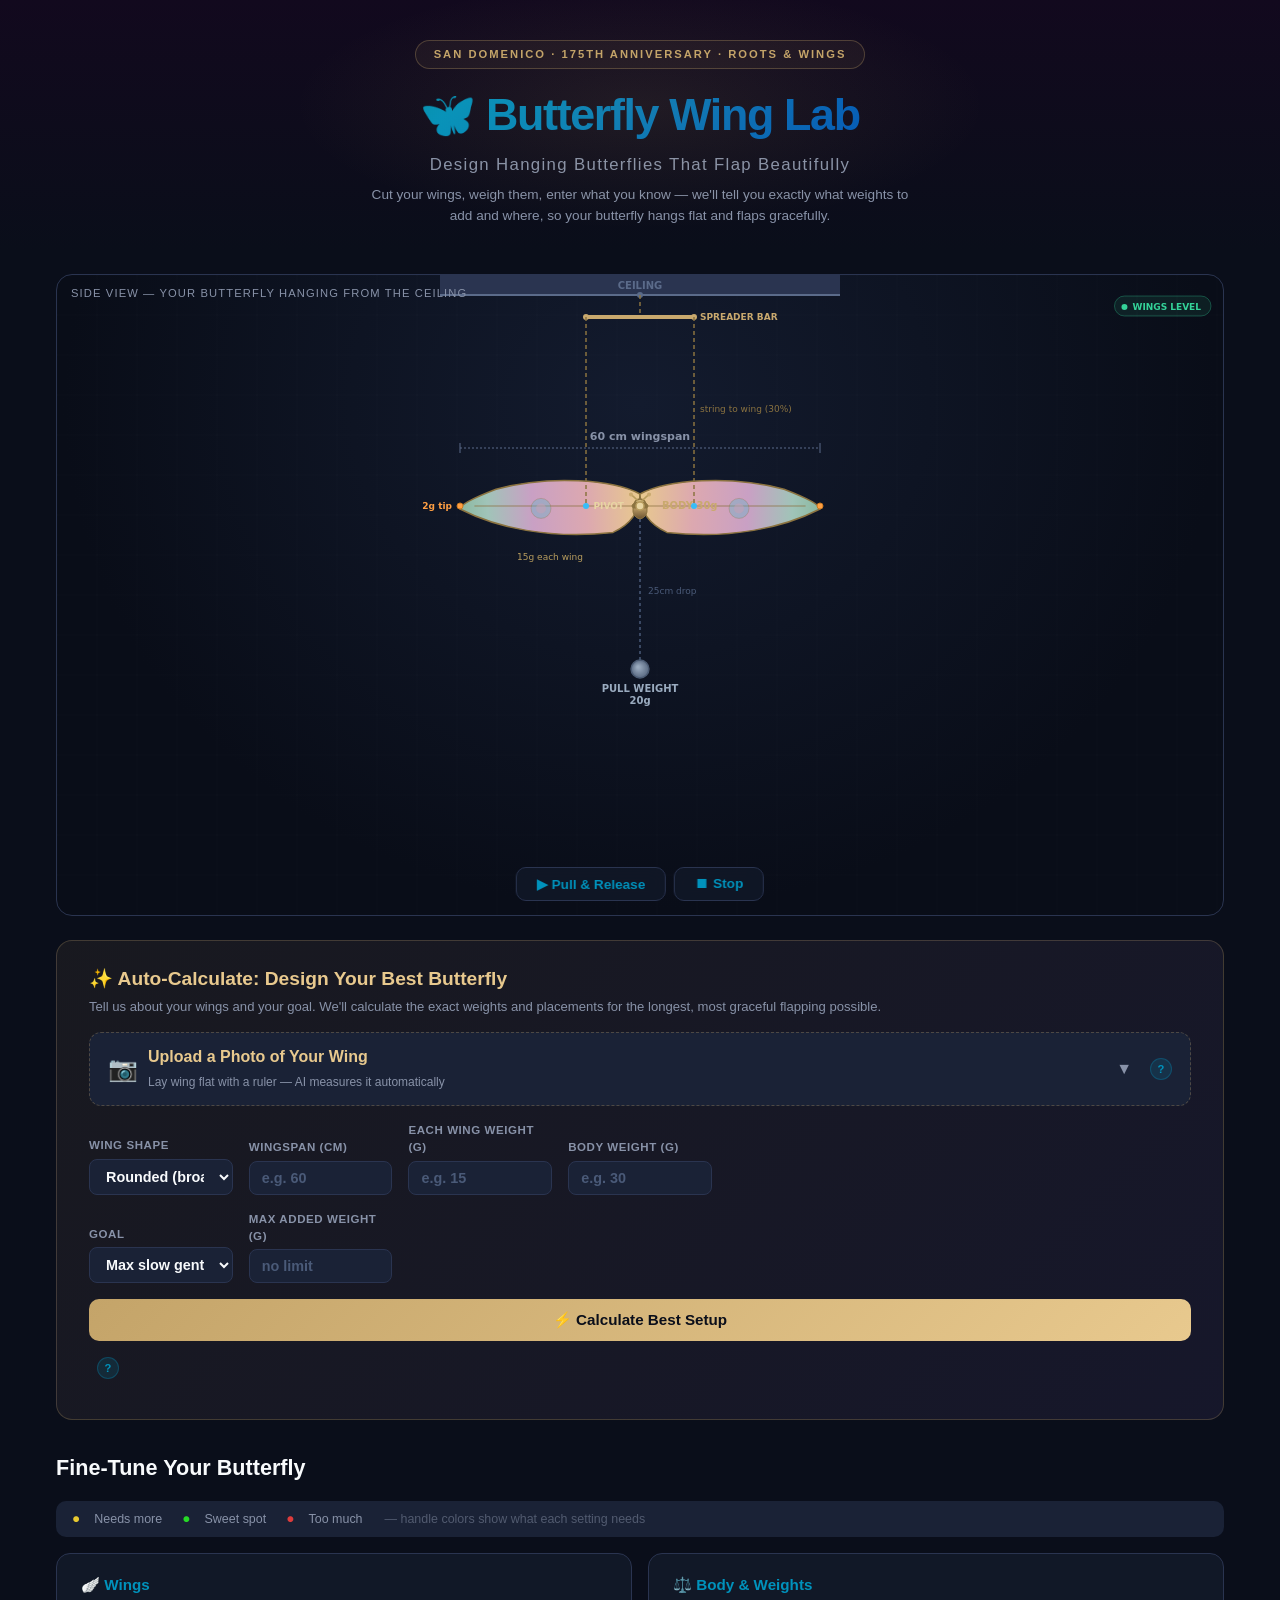
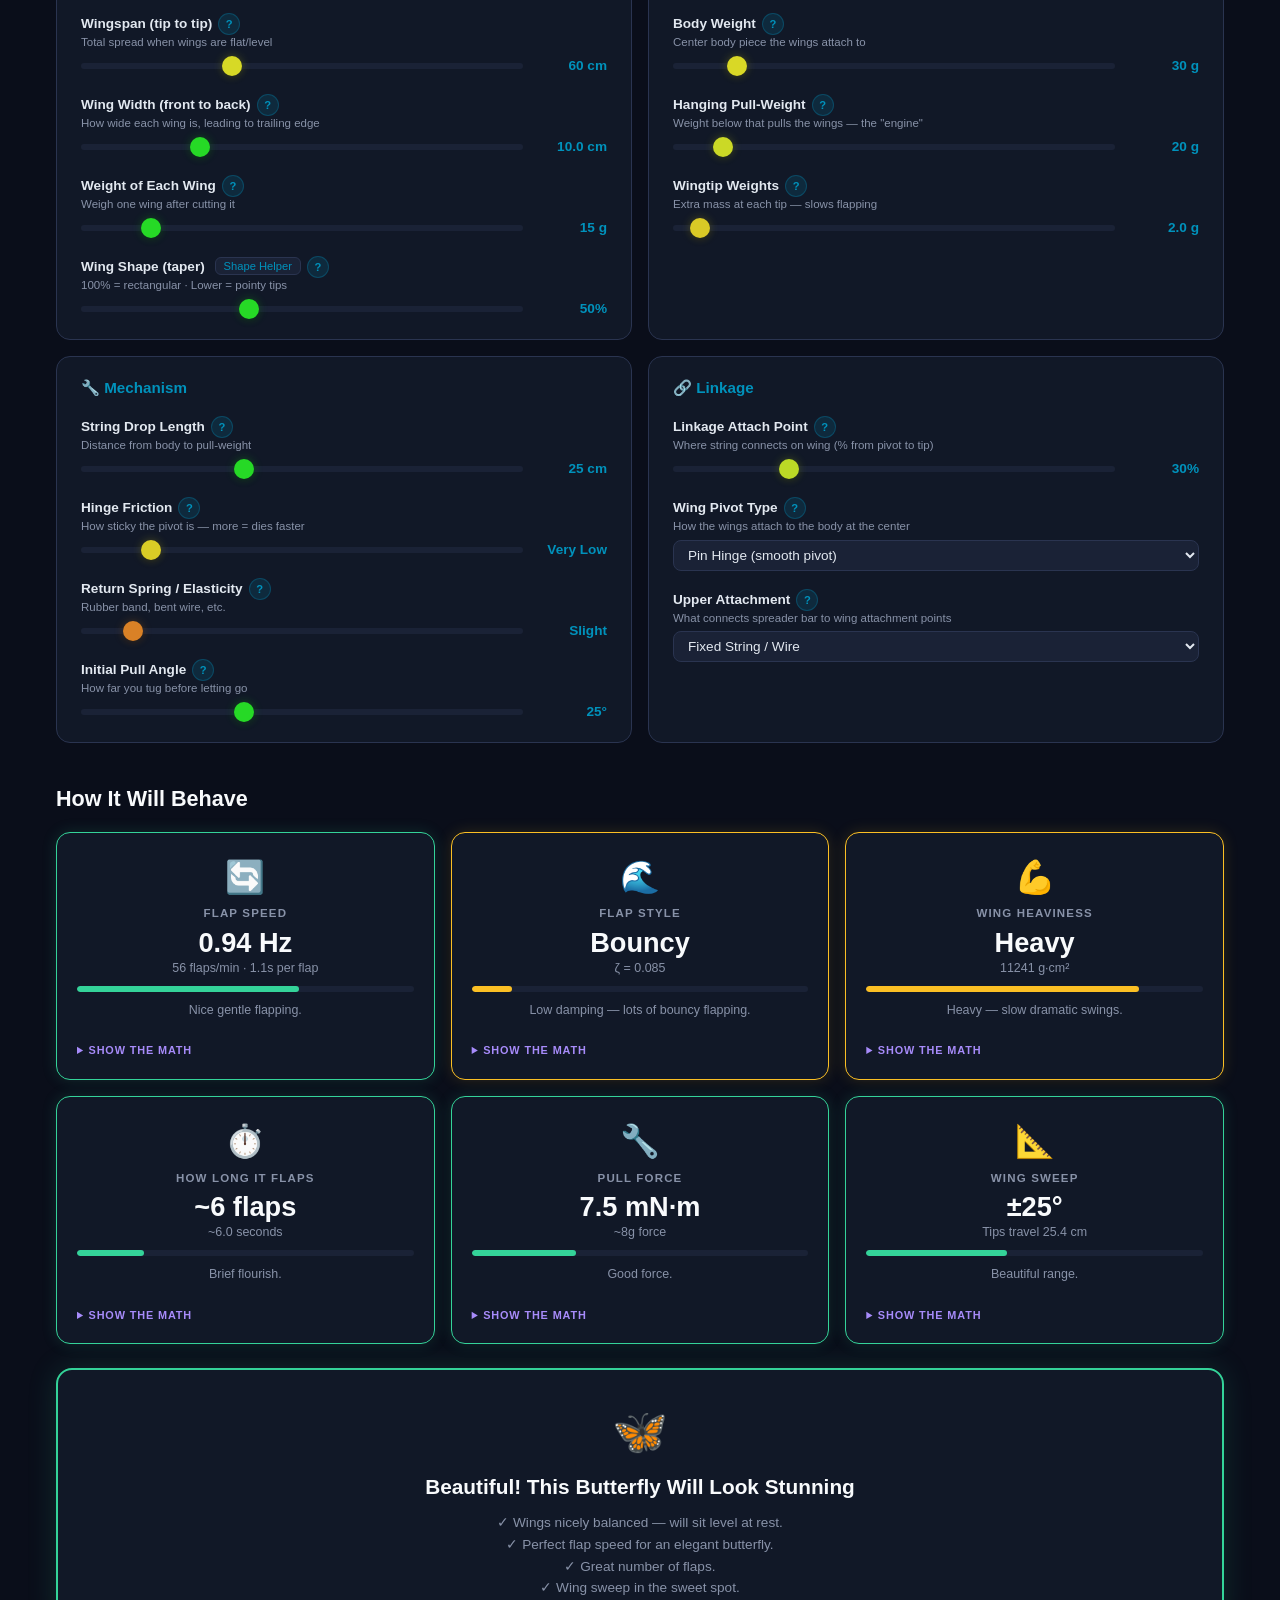
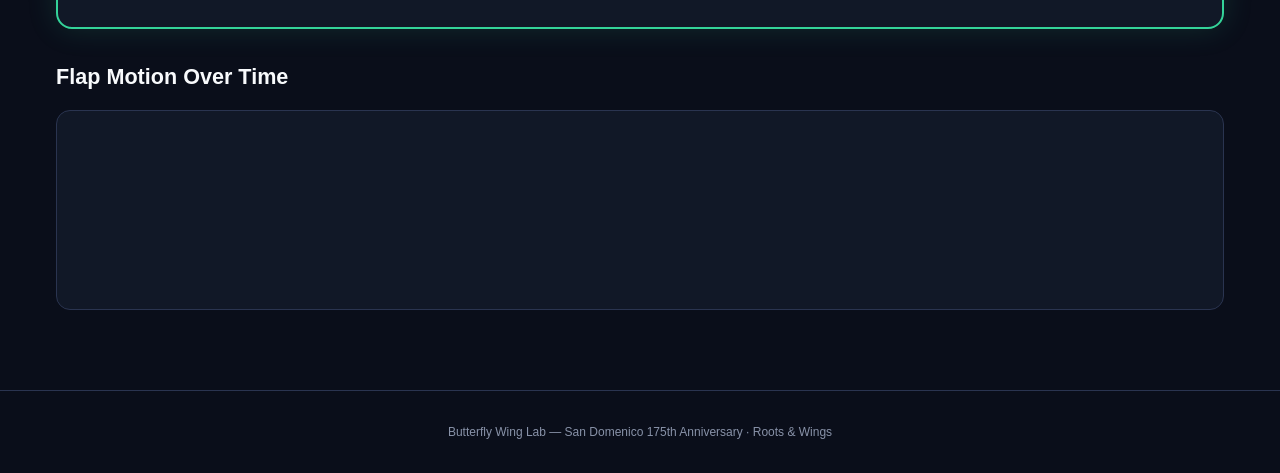
<file: index.html>
<!DOCTYPE html>
<html lang="en">
<head>
  <meta charset="UTF-8">
  <meta name="viewport" content="width=device-width, initial-scale=1.0">
  <meta name="theme-color" content="#00843D">
  <meta name="apple-mobile-web-app-capable" content="yes">
  <meta name="apple-mobile-web-app-status-bar-style" content="black-translucent">
  <link rel="manifest" href="/manifest.json">
  <link rel="icon" type="image/svg+xml" href="/icon-192.svg">
  <link rel="apple-touch-icon" href="/icon-192.svg">
  <title>Butterfly Wing Lab — San Domenico 175th · Roots & Wings</title>
  <style>
:root {
  --bg-deep: #0a0e1a;
  --bg-card: #111827;
  --bg-surface: #1a2236;
  --border: #2a3450;
  --text: #e2e8f0;
  --text-dim: #8892a8;
  --text-bright: #f8fafc;
  --sd-green: #00843D;
  --sd-blue: #0057B8;
  --sd-yellow: #FFCD00;
  --sd-teal: #0092BC;
  --accent: #0092BC;
  --accent-glow: rgba(0, 146, 188, 0.3);
  --gold: #c4a469;
  --gold-light: #e8c98e;
  --green: #34d399;
  --green-dim: rgba(52, 211, 153, 0.15);
  --yellow: #fbbf24;
  --yellow-dim: rgba(251, 191, 36, 0.15);
  --orange: #fb923c;
  --orange-dim: rgba(251, 146, 60, 0.15);
  --red: #f87171;
  --red-dim: rgba(248, 113, 113, 0.15);
  --purple: #a78bfa;
}
*{margin:0;padding:0;box-sizing:border-box}
body{font-family:'Inter',-apple-system,BlinkMacSystemFont,'Segoe UI',sans-serif;background:var(--bg-deep);color:var(--text);line-height:1.5;min-height:100vh}

header{text-align:center;padding:2.5rem 1rem 1.5rem;background:linear-gradient(180deg,#12091e 0%,var(--bg-deep) 100%);position:relative;overflow:hidden}
header::before{content:'';position:absolute;top:-20px;left:50%;transform:translateX(-50%);width:700px;height:250px;background:radial-gradient(ellipse,rgba(196,164,105,0.1) 0%,transparent 70%);pointer-events:none}
.gala-badge{display:inline-block;font-size:.7rem;font-weight:700;letter-spacing:.18em;text-transform:uppercase;color:var(--gold);border:1px solid rgba(196,164,105,0.3);padding:5px 18px;border-radius:20px;margin-bottom:.75rem;background:rgba(196,164,105,0.06)}
header h1{font-size:2.8rem;font-weight:800;letter-spacing:-.03em;background:linear-gradient(135deg,var(--sd-green) 0%,var(--sd-teal) 35%,var(--sd-blue) 70%,var(--gold-light) 100%);-webkit-background-clip:text;-webkit-text-fill-color:transparent;background-clip:text}
.subtitle{color:var(--text-dim);font-size:1.05rem;letter-spacing:.08em;margin-top:.25rem}
.header-desc{color:var(--text-dim);font-size:.85rem;margin-top:.5rem;max-width:560px;margin-left:auto;margin-right:auto;line-height:1.5}
main{max-width:1200px;margin:0 auto;padding:0 1rem 3rem}

#wing-viz-section{position:relative;margin:1.5rem 0;border-radius:16px;overflow:hidden;border:1px solid var(--border);background:radial-gradient(ellipse at 50% 20%,#131b2e 0%,#090d18 70%)}
#wingCanvas{display:block;width:100%;height:640px;touch-action:none;-webkit-user-select:none;user-select:none}
#anim-controls{position:absolute;bottom:14px;left:50%;transform:translateX(-50%);display:flex;gap:8px}
#anim-controls button{background:rgba(17,24,39,0.9);border:1px solid var(--border);color:var(--accent);padding:8px 20px;border-radius:10px;font-size:.85rem;font-weight:600;cursor:pointer;backdrop-filter:blur(8px);transition:all .2s}
#anim-controls button:hover{background:rgba(56,189,248,0.15);border-color:var(--accent);transform:translateY(-1px)}
#anim-controls button.active{background:var(--accent);color:var(--bg-deep)}
#canvas-label{position:absolute;top:10px;left:14px;font-size:.7rem;color:var(--text-dim);text-transform:uppercase;letter-spacing:.1em}

/* Auto-calc */
#auto-calc-section{margin:1.5rem 0;background:linear-gradient(135deg,rgba(196,164,105,0.08),rgba(167,139,250,0.08));border:1px solid rgba(196,164,105,0.25);border-radius:16px;padding:1.5rem 2rem}
#auto-calc-section h2{font-size:1.2rem;font-weight:700;color:var(--gold-light);margin-bottom:.25rem}
.auto-desc{font-size:.82rem;color:var(--text-dim);margin-bottom:1rem;line-height:1.4}
.auto-row{display:grid;grid-template-columns:repeat(auto-fill,minmax(140px,1fr));gap:1rem;align-items:end;margin-bottom:1rem}
.auto-field{display:flex;flex-direction:column;gap:4px}
.auto-field span{font-size:.72rem;font-weight:600;color:var(--text-dim);text-transform:uppercase;letter-spacing:.05em}
.auto-field input,.auto-field select{background:var(--bg-surface);border:1px solid var(--border);color:var(--text-bright);padding:8px 12px;border-radius:8px;font-size:.9rem;width:100%;outline:none;font-weight:600}
.auto-field input:focus{border-color:var(--gold)}
.auto-field input::placeholder{color:#4a5a78}
#autoCalcBtn{grid-column:1/-1;background:linear-gradient(135deg,var(--gold),var(--gold-light));color:var(--bg-deep);border:none;padding:12px 24px;border-radius:10px;font-size:.95rem;font-weight:700;cursor:pointer;transition:transform .15s,box-shadow .15s;white-space:nowrap;width:100%}
#autoCalcBtn:hover{transform:translateY(-1px);box-shadow:0 4px 16px rgba(196,164,105,0.3)}
#auto-result{background:var(--bg-card);border:1px solid var(--border);border-radius:10px;padding:1rem 1.25rem;display:none;margin-top:.75rem}
#auto-result.visible{display:block}
#auto-result h3{font-size:.85rem;font-weight:700;color:var(--green);margin-bottom:.5rem}
.auto-result-grid{display:grid;grid-template-columns:repeat(auto-fit,minmax(150px,1fr));gap:.75rem}
.ari{text-align:center;padding:.5rem;background:var(--bg-surface);border-radius:8px;border:2px solid transparent;transition:border-color .3s}
.ari.highlight{border-color:var(--gold);background:rgba(196,164,105,0.08)}
.ari .ari-label{font-size:.68rem;color:var(--text-dim);text-transform:uppercase;letter-spacing:.06em;margin-bottom:2px}
.ari .ari-value{font-size:1.3rem;font-weight:800;color:var(--gold-light)}
.ari .ari-detail{font-size:.7rem;color:var(--text-dim)}

/* Controls */
#controls-section{margin:2rem 0}
#controls-section h2,#dashboard-section h2,#plot-section h2{font-size:1.35rem;font-weight:700;margin-bottom:1rem;color:var(--text-bright)}
.controls-grid{display:grid;grid-template-columns:repeat(2,1fr);gap:1rem}
.control-group{background:var(--bg-card);border:1px solid var(--border);border-radius:14px;padding:1.25rem 1.5rem;transition:border-color .3s}
.control-group:hover{border-color:rgba(56,189,248,0.3)}
.control-group h3{font-size:.95rem;font-weight:700;margin-bottom:1rem;color:var(--accent)}
.control-group label{display:block;margin-bottom:1.1rem}
.control-group label:last-child{margin-bottom:0}
.label-text{display:block;font-size:.85rem;font-weight:600;color:var(--text)}
.label-detail{display:block;font-size:.72rem;color:var(--text-dim);margin-bottom:6px;line-height:1.3}
.slider-row{display:flex;align-items:center;gap:12px}
.slider-row input[type="range"]{flex:1;-webkit-appearance:none;appearance:none;height:6px;background:var(--bg-surface);border-radius:3px;outline:none;transition:background .2s;touch-action:manipulation}
.slider-row input[type="range"]:hover{background:#222d45}
.slider-row input[type="range"]::-webkit-slider-thumb{-webkit-appearance:none;width:20px;height:20px;border-radius:50%;background:var(--thumb-color,var(--accent));cursor:pointer;box-shadow:0 0 10px var(--thumb-glow,var(--accent-glow)),0 2px 6px rgba(0,0,0,0.3);transition:transform .15s,box-shadow .15s,background .3s}
.slider-row input[type="range"]::-webkit-slider-thumb:hover{transform:scale(1.15)}
.slider-row input[type="range"]:active::-webkit-slider-thumb{transform:scale(1.25)}
.slider-row input[type="range"]::-moz-range-thumb{width:20px;height:20px;border-radius:50%;background:var(--thumb-color,var(--accent));cursor:pointer;border:none;transition:background .3s}
.slider-row output{min-width:72px;text-align:right;font-size:.85rem;font-weight:700;color:var(--accent);font-variant-numeric:tabular-nums}
.slider-row.computed output{color:var(--gold-light);text-shadow:0 0 8px rgba(196,164,105,0.3)}
.slider-row select{flex:1;background:var(--bg-surface);border:1px solid var(--border);color:var(--text);padding:6px 10px;border-radius:8px;font-size:.85rem;cursor:pointer;outline:none}
.slider-row select:focus{border-color:var(--accent)}

/* Dashboard */
#dashboard-section{margin:2.5rem 0 1.5rem}
.dashboard-grid{display:grid;grid-template-columns:repeat(3,1fr);gap:1rem}
.metric-card{background:var(--bg-card);border:1px solid var(--border);border-radius:14px;padding:1.25rem;text-align:center;transition:border-color .3s,box-shadow .3s,transform .2s}
.metric-card:hover{transform:translateY(-2px);box-shadow:0 4px 20px rgba(0,0,0,0.3)}
.metric-card.status-great{border-color:var(--green);box-shadow:0 0 15px var(--green-dim)}
.metric-card.status-ok{border-color:var(--yellow);box-shadow:0 0 15px var(--yellow-dim)}
.metric-card.status-warn{border-color:var(--orange);box-shadow:0 0 15px var(--orange-dim)}
.metric-card.status-bad{border-color:var(--red);box-shadow:0 0 15px var(--red-dim)}
.metric-icon{font-size:2rem;margin-bottom:.3rem}
.metric-label{font-size:.72rem;font-weight:700;text-transform:uppercase;letter-spacing:.1em;color:var(--text-dim);margin-bottom:.25rem}
.metric-value{font-size:1.7rem;font-weight:800;color:var(--text-bright);line-height:1.2}
.metric-sublabel{font-size:.78rem;color:var(--text-dim);margin-bottom:.5rem}
.metric-bar-wrap{height:6px;background:var(--bg-surface);border-radius:3px;overflow:hidden;margin-bottom:.6rem}
.metric-bar{height:100%;border-radius:3px;transition:width .5s cubic-bezier(0.4,0,0.2,1),background .3s;width:0%}
.metric-explain{font-size:.78rem;color:var(--text-dim);line-height:1.4;min-height:2.5em}
.math-details{margin-top:.6rem;text-align:left}
.math-details summary{font-size:.68rem;color:var(--purple);cursor:pointer;text-transform:uppercase;letter-spacing:.08em;font-weight:600;user-select:none}
.math-details summary:hover{color:var(--accent)}
.math-content{margin-top:.5rem;font-size:.72rem;font-family:'SF Mono','Fira Code','Consolas',monospace;color:var(--text-dim);line-height:1.7;background:var(--bg-surface);padding:.75rem;border-radius:8px;white-space:pre-wrap;word-break:break-word}

/* Verdict */
#verdict-section{margin:1.5rem 0 2rem}
#verdict-box{background:var(--bg-card);border:2px solid var(--border);border-radius:16px;padding:1.75rem 2rem;text-align:center;transition:border-color .4s,box-shadow .4s}
#verdict-box.verdict-great{border-color:var(--green);box-shadow:0 0 30px var(--green-dim)}
#verdict-box.verdict-good{border-color:var(--yellow);box-shadow:0 0 30px var(--yellow-dim)}
#verdict-box.verdict-meh{border-color:var(--orange);box-shadow:0 0 30px var(--orange-dim)}
#verdict-box.verdict-bad{border-color:var(--red);box-shadow:0 0 30px var(--red-dim)}
#verdict-icon{font-size:2.8rem;margin-bottom:.4rem}
#verdict-text{font-size:1.3rem;font-weight:800;color:var(--text-bright);margin-bottom:.6rem}
#verdict-tips{font-size:.85rem;color:var(--text-dim);line-height:1.6;max-width:650px;margin:0 auto}
#verdict-tips strong{color:var(--text)}

/* Plot */
#plot-section{margin:2rem 0}
#plotCanvas{display:block;width:100%;height:200px;background:var(--bg-card);border:1px solid var(--border);border-radius:14px}

footer{text-align:center;padding:2rem 1rem;color:var(--text-dim);font-size:.75rem;border-top:1px solid var(--border)}

/* Help Modal */
#help-modal-overlay{position:fixed;inset:0;z-index:10000;background:rgba(0,0,0,0.78);display:none;align-items:center;justify-content:center;padding:1rem;touch-action:manipulation}
#help-modal-overlay.open{display:flex}
#help-modal{background:var(--bg-card);border:1px solid var(--border);border-radius:20px;max-width:440px;width:100%;max-height:80vh;overflow-y:auto;padding:2rem;position:relative;box-shadow:0 8px 24px rgba(0,0,0,0.5)}
#help-modal-close{position:absolute;top:12px;right:16px;background:none;border:none;color:var(--text-dim);font-size:1.5rem;cursor:pointer;padding:8px 12px;border-radius:8px;transition:color .2s;-webkit-tap-highlight-color:rgba(196,164,105,0.3);touch-action:manipulation}
#help-modal-close:hover{color:var(--text);background:var(--bg-surface)}
#help-modal h3{font-size:1.2rem;font-weight:800;color:var(--gold-light);margin-bottom:.75rem;padding-right:2rem}
#help-modal .help-body{font-size:.92rem;color:var(--text);line-height:1.6;margin-bottom:1rem}
#help-modal .help-tip{background:rgba(0,132,61,0.1);border:1px solid rgba(0,132,61,0.25);border-radius:12px;padding:10px 14px;font-size:.85rem;color:var(--green);line-height:1.5}
#help-modal .help-tip::before{content:'\uD83D\uDCA1 ';font-size:1rem}
.help-btn{display:inline-flex;align-items:center;justify-content:center;width:22px;height:22px;border-radius:50%;background:rgba(0,146,188,0.15);border:1px solid rgba(0,146,188,0.3);color:var(--accent);font-size:.7rem;font-weight:700;cursor:pointer;margin-left:6px;transition:transform .2s,background .2s;vertical-align:middle;flex-shrink:0;-webkit-tap-highlight-color:rgba(0,146,188,0.3);touch-action:manipulation}
.help-btn:hover{background:rgba(0,146,188,0.3);transform:scale(1.1)}
@media(max-width:600px){.help-btn{width:28px;height:28px;font-size:.8rem}}

@media(max-width:900px){.controls-grid{grid-template-columns:1fr}.dashboard-grid{grid-template-columns:repeat(2,1fr)}#auto-calc-section{padding:1.25rem 1rem}}
@media(max-width:600px){
  header{padding:1.5rem .75rem 1rem}
  header h1{font-size:1.8rem}
  .subtitle{font-size:.88rem}
  .header-desc{font-size:.78rem}
  main{padding:0 .5rem 2rem}
  section{margin:1rem 0!important}
  #wingCanvas{height:420px}
  #auto-calc-section{padding:1rem .75rem}
  .auto-row{grid-template-columns:1fr 1fr!important;gap:.75rem}
  #autoCalcBtn{padding:14px;font-size:1rem}
  .control-group{padding:.75rem}
  .slider-row{gap:8px}
  .slider-row output{min-width:50px;font-size:.8rem}
  .slider-row input[type="range"]{height:36px}
  .slider-row input[type="range"]::-webkit-slider-thumb{width:26px;height:26px}
  #anim-controls button{padding:12px 20px;font-size:.9rem}
  .dashboard-grid{grid-template-columns:1fr}
  #plotCanvas{height:160px}
  #verdict-box{padding:1rem}
  #photo-dropzone{padding:1.25rem}
  footer{padding:1.5rem .5rem}
}
@media(max-width:380px){
  header h1{font-size:1.5rem}
  .auto-row{grid-template-columns:1fr!important}
  .gala-badge{font-size:.6rem;padding:4px 12px}
}
  </style>
</head>
<body>
  <header>
    <div class="gala-badge">San Domenico &middot; 175th Anniversary &middot; Roots & Wings</div>
    <h1>&#x1F98B; Butterfly Wing Lab</h1>
    <p class="subtitle">Design Hanging Butterflies That Flap Beautifully</p>
    <p class="header-desc">Cut your wings, weigh them, enter what you know &mdash; we'll tell you exactly what weights to add and where, so your butterfly hangs flat and flaps gracefully.</p>
  </header>

  <main>
    <!-- Visualization -->
    <section id="wing-viz-section">
      <canvas id="wingCanvas"></canvas>
      <div id="anim-controls">
        <button id="flapBtn">&#9654; Pull & Release</button>
        <button id="resetViewBtn">&#9209; Stop</button>
      </div>
      <div id="canvas-label">Side view &mdash; your butterfly hanging from the ceiling</div>
    </section>

    <!-- AUTO-CALCULATE -->
    <section id="auto-calc-section">
      <h2>&#10024; Auto-Calculate: Design Your Best Butterfly</h2>
      <p class="auto-desc">Tell us about your wings and your goal. We'll calculate the exact weights and placements for the longest, most graceful flapping possible.</p>

      <!-- PHOTO UPLOAD -->
      <div id="photo-panel">
        <div id="photo-toggle" style="cursor:pointer;display:flex;align-items:center;gap:10px;margin-bottom:1rem;padding:12px 18px;background:var(--bg-surface);border:1px dashed rgba(196,164,105,0.3);border-radius:12px;transition:all .2s">
          <span style="font-size:1.5rem">&#128247;</span>
          <div><span style="font-weight:600;color:var(--gold-light)">Upload a Photo of Your Wing</span><br><span style="font-size:.75rem;color:var(--text-dim)">Lay wing flat with a ruler &mdash; AI measures it automatically</span></div>
          <span id="photo-arrow" style="margin-left:auto;color:var(--text-dim);transition:transform .2s">&#9660;</span>
        </div>
        <div id="photo-inner" style="display:none;padding:0 0 1.5rem">
          <div id="photo-dropzone" style="border:2px dashed var(--border);border-radius:12px;padding:2rem;text-align:center;cursor:pointer;transition:border-color .2s,background .2s;margin-bottom:1rem">
            <input type="file" id="wingPhotoInput" accept="image/*" capture="environment" style="display:none">
            <div id="photo-placeholder">
              <div style="font-size:2.5rem;margin-bottom:.5rem;opacity:0.5">&#128247;</div>
              <div style="color:var(--text-dim)">Drop a photo here or <span style="color:var(--accent);text-decoration:underline;cursor:pointer" id="photoSelectBtn">choose file</span></div>
              <div style="font-size:.72rem;margin-top:.5rem;color:var(--text-dim);opacity:0.6">Lay your wing flat with a reference object for scale</div>
            </div>
            <img id="photo-preview" style="display:none;max-width:100%;max-height:300px;border-radius:8px;margin:0 auto">
            <button id="photo-retake" style="display:none;margin-top:8px;padding:6px 16px;background:transparent;border:1px solid var(--border);color:var(--text-dim);border-radius:8px;font-size:.78rem;cursor:pointer">&#128247; Retake photo</button>
          </div>
          <!-- Photo guide -->
          <details id="photo-guide" style="margin-bottom:1rem">
            <summary style="font-size:.82rem;font-weight:600;color:var(--accent);cursor:pointer;user-select:none;padding:6px 0">&#9432; How to take a great wing photo</summary>
            <div style="font-size:.78rem;color:var(--text-dim);line-height:1.6;padding:.75rem;background:var(--bg-surface);border-radius:10px;margin-top:.5rem">
              <p style="margin:0 0 .75rem"><strong style="color:var(--text)">1. Lay the wing flat</strong> on a plain, contrasting surface (white paper on a dark table, or dark paper for light wings).</p>
              <p style="margin:0 0 .75rem"><strong style="color:var(--text)">2. Place a reference object</strong> next to the wing so AI can measure real-world size:</p>
              <div style="display:grid;grid-template-columns:repeat(auto-fit,minmax(140px,1fr));gap:8px;margin:8px 0 12px;padding:10px;background:rgba(56,189,248,0.06);border-radius:8px;border:1px solid rgba(56,189,248,0.12)">
                <div>&#128207; <strong style="color:var(--accent)">Ruler</strong> (best!) &mdash; place along the wing, markings visible</div>
                <div>&#128179; <strong style="color:var(--accent)">Credit card</strong> &mdash; 8.56 &times; 5.40 cm</div>
                <div>&#128196; <strong style="color:var(--accent)">US letter paper</strong> &mdash; lay wing ON the paper (27.9 &times; 21.6 cm)</div>
                <div>&#129689; <strong style="color:var(--accent)">US quarter</strong> &mdash; 2.43 cm diameter (great for small wings)</div>
                <div>&#9999;&#65039; <strong style="color:var(--accent)">Pencil</strong> &mdash; standard pencil = 19 cm long</div>
                <div>&#128241; <strong style="color:var(--accent)">Phone</strong> &mdash; place your phone next to it (~7.1 cm wide)</div>
              </div>
              <p style="margin:0 0 .75rem"><strong style="color:var(--text)">3. Lighting:</strong> Even, diffused light. No harsh shadows across the wing. Near a window works great.</p>
              <p style="margin:0 0 .75rem"><strong style="color:var(--text)">4. Angle:</strong> Shoot straight down from above (bird's-eye view). Keep your phone parallel to the table.</p>
              <p style="margin:0"><strong style="color:var(--text)">5. Frame it:</strong> Get the <em>whole wing</em> and the <em>whole reference object</em> in the shot. A little margin around the edges is fine.</p>
            </div>
          </details>
          <div style="display:flex;gap:10px;align-items:end;flex-wrap:wrap">
            <div class="auto-field" style="flex:1;min-width:200px">
              <span>Claude API Key <span style="font-size:.7rem;opacity:0.5">(stored locally only)</span></span>
              <input type="password" id="apiKeyInput" placeholder="sk-ant-..." style="width:100%;background:var(--bg-surface);border:1px solid var(--border);color:var(--text);padding:8px 12px;border-radius:8px;font-size:.85rem">
            </div>
            <button id="analyzeBtn" disabled style="padding:10px 24px;background:linear-gradient(135deg,rgba(196,164,105,0.2),rgba(167,139,250,0.2));border:1px solid rgba(196,164,105,0.3);color:var(--gold-light);border-radius:10px;font-size:.9rem;font-weight:600;cursor:pointer;white-space:nowrap;opacity:0.5">&#128269; Analyze Wing</button>
          </div>
          <div id="photo-status" style="display:none;margin-top:1rem;padding:12px 16px;background:var(--bg-surface);border-radius:10px;font-size:.85rem"></div>
        </div>
      </div>

      <div class="auto-row">
        <div class="auto-field">
          <span>Wing Shape</span>
          <select id="ac-shape">
            <option value="monarch">Monarch (wide base, narrow tips)</option>
            <option value="swallowtail">Swallowtail (wide mid-wing)</option>
            <option value="luna">Luna Moth (long &amp; narrow)</option>
            <option value="rounded" selected>Rounded (broad &amp; even)</option>
          </select>
        </div>
        <div class="auto-field">
          <span>Wingspan (cm)</span>
          <input type="number" id="ac-wingspan" placeholder="e.g. 60" value="">
        </div>
        <div class="auto-field">
          <span>Each Wing Weight (g)</span>
          <input type="number" id="ac-wingWeight" placeholder="e.g. 15" value="">
        </div>
        <div class="auto-field">
          <span>Body Weight (g)</span>
          <input type="number" id="ac-bodyWeight" placeholder="e.g. 30" value="">
        </div>
      </div>
      <div class="auto-row" style="margin-top:.75rem">
        <div class="auto-field">
          <span>Goal</span>
          <select id="ac-goal">
            <option value="long" selected>Max slow gentle flaps</option>
            <option value="moderate">Moderate (balanced)</option>
            <option value="lively">Quick lively flutters</option>
          </select>
        </div>
        <div class="auto-field">
          <span>Max Added Weight (g)</span>
          <input type="number" id="ac-maxWeight" placeholder="no limit" value="">
        </div>
        <button id="autoCalcBtn">&#9889; Calculate Best Setup</button>
      </div>
      <div id="auto-result">
        <h3 id="auto-result-title">&#10003; Your Optimal Build Sheet</h3>
        <div class="auto-result-grid" id="auto-result-grid"></div>
        <p id="auto-result-note" style="margin-top:.75rem;font-size:.78rem;color:var(--text-dim);line-height:1.4"></p>
      </div>
    </section>

    <!-- Controls -->
    <section id="controls-section">
      <h2>Fine-Tune Your Butterfly</h2>
      <div style="display:flex;align-items:center;gap:14px;padding:8px 16px;margin-bottom:1rem;font-size:.78rem;color:var(--text-dim);background:var(--bg-surface);border-radius:10px;flex-wrap:wrap"><span style="color:hsl(50,80%,55%);font-size:1.1em">&#9679;</span> Needs more <span style="color:hsl(120,70%,50%);font-size:1.1em;margin-left:6px">&#9679;</span> Sweet spot <span style="color:hsl(0,70%,55%);font-size:1.1em;margin-left:6px">&#9679;</span> Too much <span style="opacity:0.5;margin-left:8px">&mdash; handle colors show what each setting needs</span></div>
      <div class="controls-grid">
        <div class="control-group">
          <h3>&#x1FABD; Wings</h3>
          <label><span class="label-text">Wingspan (tip to tip)</span><span class="label-detail">Total spread when wings are flat/level</span><div class="slider-row"><input type="range" id="wingspan" min="15" max="150" step="1" value="60"><output id="wingspan-val">60 cm</output></div></label>
          <label><span class="label-text">Wing Width (front to back)</span><span class="label-detail">How wide each wing is, leading to trailing edge</span><div class="slider-row"><input type="range" id="chord" min="3" max="30" step="0.5" value="10"><output id="chord-val">10 cm</output></div></label>
          <label><span class="label-text">Weight of Each Wing</span><span class="label-detail">Weigh one wing after cutting it</span><div class="slider-row"><input type="range" id="wingWeight" min="1" max="100" step="1" value="15"><output id="wingWeight-val">15 g</output></div></label>
          <label><span class="label-text">Wing Shape (taper) <button id="openShapeModal" style="font-size:.7rem;padding:2px 8px;background:var(--bg-surface);border:1px solid var(--border);color:var(--accent);border-radius:6px;cursor:pointer;margin-left:6px">Shape Helper</button></span><span class="label-detail">100% = rectangular &middot; Lower = pointy tips</span><div class="slider-row"><input type="range" id="taper" min="20" max="100" step="5" value="50"><output id="taper-val">50%</output></div></label>
        </div>
        <div class="control-group">
          <h3>&#9878;&#65039; Body & Weights</h3>
          <label><span class="label-text">Body Weight</span><span class="label-detail">Center body piece the wings attach to</span><div class="slider-row"><input type="range" id="bodyWeight" min="5" max="200" step="1" value="30"><output id="bodyWeight-val">30 g</output></div></label>
          <label><span class="label-text">Hanging Pull-Weight</span><span class="label-detail">Weight below that pulls the wings &mdash; the "engine"</span><div class="slider-row"><input type="range" id="pullWeight" min="1" max="200" step="1" value="20"><output id="pullWeight-val">20 g</output></div></label>
          <label><span class="label-text">Wingtip Weights</span><span class="label-detail">Extra mass at each tip &mdash; slows flapping</span><div class="slider-row"><input type="range" id="tipWeight" min="0" max="50" step="0.5" value="2"><output id="tipWeight-val">2 g</output></div></label>
        </div>
        <div class="control-group">
          <h3>&#128295; Mechanism</h3>
          <label><span class="label-text">String Drop Length</span><span class="label-detail">Distance from body to pull-weight</span><div class="slider-row"><input type="range" id="stringLength" min="5" max="60" step="1" value="25"><output id="stringLength-val">25 cm</output></div></label>
          <label><span class="label-text">Hinge Friction</span><span class="label-detail">How sticky the pivot is &mdash; more = dies faster</span><div class="slider-row"><input type="range" id="friction" min="1" max="100" step="1" value="15"><output id="friction-val">Low</output></div></label>
          <label><span class="label-text">Return Spring / Elasticity</span><span class="label-detail">Rubber band, bent wire, etc.</span><div class="slider-row"><input type="range" id="springK" min="0" max="100" step="1" value="10"><output id="springK-val">Slight</output></div></label>
          <label><span class="label-text">Initial Pull Angle</span><span class="label-detail">How far you tug before letting go</span><div class="slider-row"><input type="range" id="initialPull" min="5" max="60" step="1" value="25"><output id="initialPull-val">25&deg;</output></div></label>
        </div>
        <div class="control-group">
          <h3>&#128279; Linkage</h3>
          <label><span class="label-text">Linkage Attach Point</span><span class="label-detail">Where string connects on wing (% from pivot to tip)</span><div class="slider-row"><input type="range" id="linkagePoint" min="10" max="90" step="5" value="30"><output id="linkagePoint-val">30%</output></div></label>
          <label><span class="label-text">Wing Pivot Type</span><span class="label-detail">How the wings attach to the body at the center</span><div class="slider-row"><select id="pivotType"><option value="pin">Pin Hinge (smooth pivot)</option><option value="living">Living Hinge (bent material)</option><option value="friction">Friction Hinge (tight pivot)</option></select></div></label>
          <label><span class="label-text">Upper Attachment</span><span class="label-detail">What connects spreader bar to wing attachment points</span><div class="slider-row"><select id="upperAttach"><option value="string" selected>Fixed String / Wire</option><option value="elastic">Elastic / Bungee Cord</option></select></div></label>
          <label id="elasticRow" style="display:none"><span class="label-text">Elastic Stiffness</span><span class="label-detail">How stretchy the bungee cord is</span><div class="slider-row"><input type="range" id="elasticK" min="1" max="100" step="1" value="30"><output id="elasticK-val">Moderate</output></div></label>
        </div>
      </div>
    </section>

    <!-- Dashboard -->
    <section id="dashboard-section">
      <h2>How It Will Behave</h2>
      <div class="dashboard-grid">
        <div class="metric-card" id="card-freq"><div class="metric-icon">&#128260;</div><div class="metric-label">Flap Speed</div><div class="metric-value" id="freq-val">&mdash;</div><div class="metric-sublabel" id="freq-sub"></div><div class="metric-bar-wrap"><div class="metric-bar" id="freq-bar"></div></div><div class="metric-explain" id="freq-explain"></div><details class="math-details"><summary>Show the math</summary><div class="math-content" id="freq-math"></div></details></div>
        <div class="metric-card" id="card-damping"><div class="metric-icon">&#127754;</div><div class="metric-label">Flap Style</div><div class="metric-value" id="damping-val">&mdash;</div><div class="metric-sublabel" id="damping-sub"></div><div class="metric-bar-wrap"><div class="metric-bar" id="damping-bar"></div></div><div class="metric-explain" id="damping-explain"></div><details class="math-details"><summary>Show the math</summary><div class="math-content" id="damping-math"></div></details></div>
        <div class="metric-card" id="card-inertia"><div class="metric-icon">&#128170;</div><div class="metric-label">Wing Heaviness</div><div class="metric-value" id="inertia-val">&mdash;</div><div class="metric-sublabel" id="inertia-sub"></div><div class="metric-bar-wrap"><div class="metric-bar" id="inertia-bar"></div></div><div class="metric-explain" id="inertia-explain"></div><details class="math-details"><summary>Show the math</summary><div class="math-content" id="inertia-math"></div></details></div>
        <div class="metric-card" id="card-duration"><div class="metric-icon">&#9201;&#65039;</div><div class="metric-label">How Long It Flaps</div><div class="metric-value" id="duration-val">&mdash;</div><div class="metric-sublabel" id="duration-sub"></div><div class="metric-bar-wrap"><div class="metric-bar" id="duration-bar"></div></div><div class="metric-explain" id="duration-explain"></div><details class="math-details"><summary>Show the math</summary><div class="math-content" id="duration-math"></div></details></div>
        <div class="metric-card" id="card-torque"><div class="metric-icon">&#128295;</div><div class="metric-label">Pull Force</div><div class="metric-value" id="torque-val">&mdash;</div><div class="metric-sublabel" id="torque-sub"></div><div class="metric-bar-wrap"><div class="metric-bar" id="torque-bar"></div></div><div class="metric-explain" id="torque-explain"></div><details class="math-details"><summary>Show the math</summary><div class="math-content" id="torque-math"></div></details></div>
        <div class="metric-card" id="card-amplitude"><div class="metric-icon">&#128208;</div><div class="metric-label">Wing Sweep</div><div class="metric-value" id="amplitude-val">&mdash;</div><div class="metric-sublabel" id="amplitude-sub"></div><div class="metric-bar-wrap"><div class="metric-bar" id="amplitude-bar"></div></div><div class="metric-explain" id="amplitude-explain"></div><details class="math-details"><summary>Show the math</summary><div class="math-content" id="amplitude-math"></div></details></div>
      </div>
    </section>

    <section id="verdict-section">
      <div id="verdict-box"><div id="verdict-icon"></div><div id="verdict-text"></div><div id="verdict-tips"></div></div>
    </section>

    <section id="plot-section">
      <h2>Flap Motion Over Time</h2>
      <canvas id="plotCanvas"></canvas>
    </section>
    <!-- Wing Shape Modal -->
    <div id="shape-modal" style="display:none;position:fixed;inset:0;z-index:5000;background:rgba(0,0,0,0.7);backdrop-filter:blur(4px);align-items:center;justify-content:center">
      <div style="background:var(--bg-card);border:1px solid var(--border);border-radius:16px;max-width:500px;width:90%;max-height:90vh;overflow-y:auto;padding:1.5rem 2rem;position:relative">
        <button id="shape-modal-close" style="position:absolute;top:12px;right:14px;background:none;border:none;color:var(--text-dim);font-size:1.2rem;cursor:pointer">&times;</button>
        <h3 style="color:var(--gold-light);margin-bottom:.75rem">Wing Shape Helper</h3>
        <p style="font-size:.82rem;color:var(--text-dim);margin-bottom:1rem">Pick a shape that matches your wing, or describe it. We'll set the taper and dimensions for you.</p>
        <div id="shape-presets" style="display:grid;grid-template-columns:1fr 1fr;gap:10px;margin-bottom:1.5rem">
          <button class="shape-btn" data-shape="monarch" data-taper="35" data-desc="Wide at the base, narrows to rounded tips" style="padding:14px;background:var(--bg-surface);border:1px solid var(--border);border-radius:12px;cursor:pointer;text-align:center;color:var(--text);transition:all .2s">
            <div style="font-size:2rem;margin-bottom:4px">&#x1F98B;</div>
            <div style="font-weight:700;font-size:.9rem">Monarch</div>
            <div style="font-size:.7rem;color:var(--text-dim);margin-top:2px">Wide base, narrow tips</div>
          </button>
          <button class="shape-btn" data-shape="swallowtail" data-taper="45" data-desc="Widest at mid-wing with dramatic taper" style="padding:14px;background:var(--bg-surface);border:1px solid var(--border);border-radius:12px;cursor:pointer;text-align:center;color:var(--text);transition:all .2s">
            <div style="font-size:2rem;margin-bottom:4px">&#127807;</div>
            <div style="font-weight:700;font-size:.9rem">Swallowtail</div>
            <div style="font-size:.7rem;color:var(--text-dim);margin-top:2px">Wide middle, pointed tips</div>
          </button>
          <button class="shape-btn" data-shape="luna" data-taper="30" data-desc="Long and narrow with elegant trailing edges" style="padding:14px;background:var(--bg-surface);border:1px solid var(--border);border-radius:12px;cursor:pointer;text-align:center;color:var(--text);transition:all .2s">
            <div style="font-size:2rem;margin-bottom:4px">&#127769;</div>
            <div style="font-weight:700;font-size:.9rem">Luna Moth</div>
            <div style="font-size:.7rem;color:var(--text-dim);margin-top:2px">Long, narrow, elegant</div>
          </button>
          <button class="shape-btn" data-shape="rounded" data-taper="70" data-desc="Broad and evenly rounded" style="padding:14px;background:var(--bg-surface);border:1px solid var(--border);border-radius:12px;cursor:pointer;text-align:center;color:var(--text);transition:all .2s">
            <div style="font-size:2rem;margin-bottom:4px">&#128155;</div>
            <div style="font-weight:700;font-size:.9rem">Rounded</div>
            <div style="font-size:.7rem;color:var(--text-dim);margin-top:2px">Broad, even shape</div>
          </button>
        </div>
        <div style="border-top:1px solid var(--border);padding-top:1rem">
          <p style="font-size:.82rem;font-weight:600;color:var(--text);margin-bottom:.5rem">Or describe your wing:</p>
          <div style="display:grid;grid-template-columns:1fr 1fr;gap:8px;font-size:.78rem">
            <label style="display:flex;align-items:center;gap:6px;color:var(--text-dim)">
              <span>Base (root) width:</span>
              <select id="shape-base" style="flex:1;background:var(--bg-surface);border:1px solid var(--border);color:var(--text);padding:4px 8px;border-radius:6px">
                <option value="wide">Wide</option><option value="medium" selected>Medium</option><option value="narrow">Narrow</option>
              </select>
            </label>
            <label style="display:flex;align-items:center;gap:6px;color:var(--text-dim)">
              <span>Tip shape:</span>
              <select id="shape-tip" style="flex:1;background:var(--bg-surface);border:1px solid var(--border);color:var(--text);padding:4px 8px;border-radius:6px">
                <option value="pointed">Pointed</option><option value="rounded" selected>Rounded</option><option value="broad">Broad/Flat</option>
              </select>
            </label>
          </div>
          <button id="shape-apply-custom" style="margin-top:10px;width:100%;padding:10px;background:linear-gradient(135deg,rgba(0,132,61,0.2),rgba(0,146,188,0.2));border:1px solid var(--sd-green);color:var(--sd-green);border-radius:10px;font-weight:600;cursor:pointer">Apply Custom Shape</button>
        </div>
      </div>
    </div>
  </main>

  <!-- Help Modal -->
  <div id="help-modal-overlay">
    <div id="help-modal">
      <button id="help-modal-close">&times;</button>
      <h3 id="help-modal-title"></h3>
      <div class="help-body" id="help-modal-body"></div>
      <div class="help-tip" id="help-modal-tip"></div>
    </div>
  </div>

  <footer>Butterfly Wing Lab &mdash; San Domenico 175th Anniversary &middot; Roots & Wings</footer>

<script>
// ============= PHYSICS =============
const G = 9.81;
const Physics = {
  readParams() {
    const v = id => parseFloat(document.getElementById(id).value);
    const wingspanCm=v('wingspan'), chordCm=v('chord'), wingWeightG=v('wingWeight'), taperPct=v('taper');
    const bodyWeightG=v('bodyWeight'), pullWeightG=v('pullWeight'), tipWeightG=v('tipWeight');
    const stringLenCm=v('stringLength'), frictionPct=v('friction'), springPct=v('springK');
    const initialPullDeg=v('initialPull'), linkagePct=v('linkagePoint');
    const wingspan=wingspanCm/100, halfSpan=wingspan/2, chord=chordCm/100;
    const wingMass=wingWeightG/1000, bodyMass=bodyWeightG/1000, pullMass=pullWeightG/1000;
    const tipMass=tipWeightG/1000, stringLen=stringLenCm/100, taper=taperPct/100;
    const linkageR=(linkagePct/100)*halfSpan, initialPull=initialPullDeg*Math.PI/180;
    const pivotType=document.getElementById('pivotType').value;
    const upperAttach=document.getElementById('upperAttach').value;
    const elasticK=parseFloat(document.getElementById('elasticK').value);
    return {wingspan,halfSpan,chord,wingMass,bodyMass,pullMass,tipMass,stringLen,taper,linkageR,
      initialPull,frictionPct,springPct,wingspanCm,chordCm,wingWeightG,bodyWeightG,pullWeightG,
      tipWeightG,stringLenCm,taperPct,linkagePct,initialPullDeg,pivotType,upperAttach,elasticK};
  },
  calcInertia(p) {
    const {halfSpan:L,wingMass:m,tipMass:mt,taper:t,chord:ch}=p;
    // Correct tapered panel formula: I = m·L²·(1+3t)/(6·(1+t))
    // At t=1 (rectangle): I = mL²/3 (uniform rod about end) ✓
    // At t=0 (triangle):  I = mL²/6 (all mass near root)   ✓
    const tf=(1+3*t)/(6*(1+t));
    const Iw=m*L*L*tf;
    const It=mt*L*L; // tip weights as point masses at distance L
    // Chord contribution: wider wings have slightly more rotational inertia
    // due to the chord-wise mass distribution (adds ~chord²/12 per unit length)
    // This is small but real — thicker wings resist rotation more
    const avgChord=ch*(1+t)/2;
    const Ichord=m*avgChord*avgChord/12; // plate about its own center-line
    return {I_total:2*(Iw+It+Ichord),I_oneWing:Iw,I_oneTip:It,I_chord:Ichord,taperFactor:tf};
  },
  calcSpring(p) {
    const kg=p.pullMass*G*p.linkageR;
    const wcg=p.halfSpan*(1+2*p.taper)/(3*(1+p.taper));
    const kwg=2*p.wingMass*G*wcg*0.3;
    let ks=(p.springPct/100)*0.1;
    // Living hinge adds natural spring stiffness (material wants to return flat)
    if(p.pivotType==='living') ks+=0.04;
    // Elastic upper attachment adds restoring force (bungee stores energy)
    let kElastic=0;
    if(p.upperAttach==='elastic') kElastic=(p.elasticK/100)*0.15*p.linkageR;
    return {k_total:kg+kwg+ks+kElastic,k_gravity:kg,k_wingGravity:kwg,k_spring:ks,k_elastic:kElastic};
  },
  calcDamping(p,I,k) {
    const cc=2*Math.sqrt(I*k);
    // Map friction slider to always-underdamped range
    // 0% → zeta 0.02 (bouncy), 100% → zeta 0.45 (gentle but still flaps)
    let z=0.02+(p.frictionPct/100)*0.43;
    // Pivot type modifies damping character
    if(p.pivotType==='living') z*=0.7; // living hinge has less friction but adds spring
    else if(p.pivotType==='friction') z*=1.4; // friction hinge = more damping
    // Hard cap: wings ALWAYS flap — never overdamped
    z=Math.min(z,0.65);
    return {c:z*cc,zeta:z,c_crit:cc,pivotType:p.pivotType};
  },
  computeAll(p) {
    const inertia=this.calcInertia(p), I=inertia.I_total;
    const spring=this.calcSpring(p), k=spring.k_total;
    const damping=this.calcDamping(p,I,k), zeta=damping.zeta;
    const omega_n=Math.sqrt(k/I), freq=omega_n/(2*Math.PI), period=freq>0.001?1/freq:Infinity;
    let omega_d,freq_d,period_d;
    if(zeta<1){omega_d=omega_n*Math.sqrt(1-zeta*zeta);freq_d=omega_d/(2*Math.PI);period_d=freq_d>0.001?1/freq_d:Infinity;}
    else{omega_d=0;freq_d=0;period_d=Infinity;}
    const dr=zeta*omega_n, dt_=dr>0.001?3/dr:Infinity;
    const nf=freq_d>0&&dt_<1000?dt_*freq_d:0;
    const mt=p.pullMass*G*p.linkageR*Math.sin(p.initialPull);
    // Weight pendulum frequency: ω_p = √(g/s)
    // This is the natural frequency of the hanging weight on its string.
    // When ω_p >> ω_n, weight follows wing perfectly (short string).
    // When ω_p ≈ ω_n, resonance effects (interesting coupled motion).
    // When ω_p << ω_n, weight can't follow (long string, weak coupling).
    const omega_p=Math.sqrt(G/p.stringLen);
    const freq_p=omega_p/(2*Math.PI);
    const period_p=freq_p>0.001?1/freq_p:Infinity;
    // Coupling ratio: how well does the weight track the wing?
    const couplingRatio=omega_p>0.001?omega_p*omega_p/(omega_p*omega_p+omega_n*omega_n):0;
    // Static wing balance: can strings support the wings level?
    const _wcg=p.halfSpan*(1+2*p.taper)/(3*(1+p.taper));
    const _grav=p.wingMass*G*_wcg+p.tipMass*G*p.halfSpan;
    const _tm=p.bodyMass+2*p.wingMass+2*p.tipMass+p.pullMass;
    const _sup=(_tm*G/2)*p.linkageR;
    const balanceRatio=_grav>0.00001?_sup/_grav:10;
    const staticImbalance=_sup-_grav;
    let restAngle=0;
    if(balanceRatio<1)restAngle=-(1-balanceRatio)*(Math.PI/2.5);
    // Air drag: 0.5 * rho * Cd * A * v² applied at center of pressure
    const wingArea=p.halfSpan*p.chord*(1+p.taper)/2;
    const rho=1.225;
    const Cd=1.2;
    const rCop=p.halfSpan*(1+2*p.taper)/(3*(1+p.taper));
    const airDragCoeff=rho*Cd*wingArea*rCop;
    return {params:p,inertia,spring,damping,I,k,omega_n,freq,period,omega_d,freq_d,period_d,zeta,
      decayRate:dr,decayTime:dt_,numFlaps:nf,maxTorque:mt,sweepDeg:p.initialPullDeg,
      totalMass:_tm,restAngle,balanceRatio,staticImbalance,wingArea,airDragCoeff,
      omega_p,freq_p,period_p,couplingRatio};
  },
  /**
   * 2-DOF Simulation: wing angle θ + weight pendulum angle φ
   *
   * DOF 1 — Wing rotation (θ):
   *   I·θ̈ = -k_spring·θ - c·θ̇ - τ_wingGrav(θ) - τ_coupling(θ,φ) + τ_other
   *
   * DOF 2 — Weight pendulum (φ):
   *   m·s²·φ̈ = -m·g·s·sin(φ) - c_p·φ̇ + m·g·r·sin(θ-φ)
   *
   * The coupling: gravity torque on wings depends on the weight's
   * ACTUAL position (φ), not just the wing angle. String length (s)
   * controls how fast the weight can follow the wing motion.
   *   Short string → fast pendulum → weight tracks wing → strong coupling
   *   Long string  → slow pendulum → weight lags behind → weaker coupling
   */
  simulate(r,dur,dt) {
    const {params:p,I,damping,spring,staticImbalance:_si,airDragCoeff:adc}=r, c=damping.c;
    // FIX: only mechanical spring + elastic here — wing gravity is computed
    // explicitly via sin(θ) in the acceleration function (no double-counting)
    const ks=spring.k_spring;
    const tSI=2*(_si||0);
    const kEl=spring.k_elastic||0;
    const isFrictionHinge=p.pivotType==='friction';
    const coulombTorque=isFrictionHinge?c*0.05:0;
    const s=p.stringLen; // string length (m) — drives pendulum dynamics
    const Ip=p.pullMass*s*s; // weight pendulum moment of inertia
    // Body mass adds inertia to the weight pendulum (body must move too)
    const IpEff=Ip+p.bodyMass*s*s*0.1; // body contributes ~10% (hangs from ceiling)
    // Light damping on weight pendulum (string/air friction)
    // zeta_pendulum = 0.05: a real string has very little damping
    const omega_pend=Math.sqrt(G/s);
    const cp=2*0.05*omega_pend*IpEff;
    const n=Math.ceil(dur/dt), d=new Float64Array(n);
    // State: th=wing angle, thd=wing angular velocity
    //        phi=weight pendulum angle, phid=weight angular velocity
    let th=p.initialPull, thd=0;
    let phi=p.initialPull*p.linkageR/s, phid=0; // weight starts displaced proportionally
    // Wing acceleration
    const aWing=(t,td,ph)=>{
      // Gravity torque from pull-weight: depends on weight's ACTUAL position
      // The coupling force is proportional to sin(t-ph) — how far the weight
      // lags behind the wing's linkage point
      const tg=-p.pullMass*G*p.linkageR*Math.sin(ph);
      // Wing gravity restoring (full nonlinear, no linearized k_wingGravity)
      const wcg=p.halfSpan*(1+2*p.taper)/(3*(1+p.taper));
      const tw=-2*p.wingMass*G*wcg*0.3*Math.sin(t);
      const tEl=-kEl*t;
      const tCf=coulombTorque>0?-coulombTorque*Math.sign(td+0.0001):0;
      // Air drag: opposes angular velocity, proportional to v²
      const v=td*p.halfSpan*0.5;
      const tAir=-2*(adc||0)*v*Math.abs(v);
      return (tg+tw+tSI+tEl+tCf+tAir-ks*t-c*td)/I;
    };
    // Weight pendulum acceleration
    const aWeight=(t,td,ph,phd)=>{
      // Pendulum restoring: -g/s·sin(φ)
      // Driving from wing through linkage: wing linkage point pulls weight
      // The linkage converts wing angle to a displacement that drives the weight
      const restore=-G/s*Math.sin(ph);
      const drive=(p.linkageR/s)*G*Math.sin(t-ph); // coupling from wing
      const damp=-cp*phd/IpEff;
      return restore+drive+damp;
    };
    // RK4 integration with 4 state variables
    for(let i=0;i<n;i++){
      d[i]=th;
      // k1
      const k1_thd=thd, k1_tha=aWing(th,thd,phi);
      const k1_phd=phid, k1_pha=aWeight(th,thd,phi,phid);
      // k2
      const th2=th+.5*dt*k1_thd, thd2=thd+.5*dt*k1_tha;
      const ph2=phi+.5*dt*k1_phd, phd2=phid+.5*dt*k1_pha;
      const k2_thd=thd2, k2_tha=aWing(th2,thd2,ph2);
      const k2_phd=phd2, k2_pha=aWeight(th2,thd2,ph2,phd2);
      // k3
      const th3=th+.5*dt*k2_thd, thd3=thd+.5*dt*k2_tha;
      const ph3=phi+.5*dt*k2_phd, phd3=phid+.5*dt*k2_pha;
      const k3_thd=thd3, k3_tha=aWing(th3,thd3,ph3);
      const k3_phd=phd3, k3_pha=aWeight(th3,thd3,ph3,phd3);
      // k4
      const th4=th+dt*k3_thd, thd4=thd+dt*k3_tha;
      const ph4=phi+dt*k3_phd, phd4=phid+dt*k3_pha;
      const k4_thd=thd4, k4_tha=aWing(th4,thd4,ph4);
      const k4_phd=phd4, k4_pha=aWeight(th4,thd4,ph4,phd4);
      // Update state
      th +=(dt/6)*(k1_thd+2*k2_thd+2*k3_thd+k4_thd);
      thd+=(dt/6)*(k1_tha+2*k2_tha+2*k3_tha+k4_tha);
      phi +=(dt/6)*(k1_phd+2*k2_phd+2*k3_phd+k4_phd);
      phid+=(dt/6)*(k1_pha+2*k2_pha+2*k3_pha+k4_pha);
    }
    return d;
  }
};

// ============= RENDERER =============
const R = {
  canvas:null,ctx:null,plotCanvas:null,plotCtx:null,dpr:1,
  simData:null,simIndex:0,animating:false,animId:null,simDt:1/120,
  currentAngle:0,_lp:null,_r:null,_weightPos:null,
  _dragging:false,_dragStartY:0,_dragAngle:0,

  init() {
    this.canvas=document.getElementById('wingCanvas');
    this.ctx=this.canvas.getContext('2d');
    this.plotCanvas=document.getElementById('plotCanvas');
    this.plotCtx=this.plotCanvas.getContext('2d');
    this.dpr=window.devicePixelRatio||1;
    this.resize();
    window.addEventListener('resize',()=>this.resize());
    this._initDrag();
  },

  _initDrag() {
    const c=this.canvas;
    // Touch-friendly hit padding: bigger on mobile (finger vs cursor)
    const isTouchDevice='ontouchstart' in window;
    const hitPad=isTouchDevice?40:20;
    const getY=(e)=>{
      const r=c.getBoundingClientRect();
      const t=e.touches?e.touches[0]:e;
      return t.clientY-r.top;
    };
    const start=(e)=>{
      if(this.animating)return;
      if(!this._weightPos)return;
      const y=getY(e);
      const wp=this._weightPos;
      const dist=Math.abs(y-wp.y);
      if(dist<wp.r+hitPad){
        this._dragging=true;this._dragStartY=wp.y;
        c.style.cursor='grabbing';
        e.preventDefault();
      }
    };
    const move=(e)=>{
      if(!this._dragging)return;
      const y=getY(e);
      const dy=y-this._dragStartY;
      // Scale max drag to canvas height so it works on all screen sizes
      const canvasH=c.getBoundingClientRect().height;
      const maxPx=canvasH*0.45,maxAng=60*Math.PI/180;
      const pullAng=Math.max(0,Math.min(maxAng,(dy/maxPx)*maxAng));
      this._dragAngle=pullAng;
      this.currentAngle=pullAng;
      this.draw(pullAng);
      e.preventDefault();
    };
    const end=(e)=>{
      if(!this._dragging)return;
      this._dragging=false;
      c.style.cursor='grab';
      if(this._dragAngle>0.02){
        // Set the initial pull slider to match drag angle
        const deg=Math.round(this._dragAngle*180/Math.PI);
        const el=document.getElementById('initialPull');
        el.value=Math.min(60,Math.max(5,deg));
        const out=document.getElementById('initialPull-val');
        if(out)out.textContent=el.value+'\u00B0';
        // Fire the animation
        const p=Physics.readParams();
        this.startAnimation(Physics.computeAll(p));
      } else {
        const _ra=this._restInfo?this._restInfo.restAngle:0;this.currentAngle=_ra;this.draw(_ra);
      }
    };
    // Hover cursor (desktop only)
    c.addEventListener('mousemove',(e)=>{
      if(this._dragging||this.animating)return;
      if(!this._weightPos)return;
      const r=c.getBoundingClientRect();
      const y=e.clientY-r.top;
      const dist=Math.abs(y-this._weightPos.y);
      c.style.cursor=dist<this._weightPos.r+hitPad?'grab':'default';
    });
    c.addEventListener('mousedown',start);
    c.addEventListener('mousemove',move);
    c.addEventListener('mouseup',end);
    c.addEventListener('mouseleave',end);
    c.addEventListener('touchstart',start,{passive:false});
    c.addEventListener('touchmove',move,{passive:false});
    c.addEventListener('touchend',end);
    c.addEventListener('touchcancel',end); // Handle interrupted touches
  },
  resize() {
    const r=this.canvas.getBoundingClientRect();
    this.canvas.width=r.width*this.dpr; this.canvas.height=r.height*this.dpr;
    this.ctx.setTransform(this.dpr,0,0,this.dpr,0,0);
    const pr=this.plotCanvas.getBoundingClientRect();
    this.plotCanvas.width=pr.width*this.dpr; this.plotCanvas.height=pr.height*this.dpr;
    this.plotCtx.setTransform(this.dpr,0,0,this.dpr,0,0);
    this.draw();
  },

  draw(angle, params) {
    angle = angle || this.currentAngle || 0;
    const ctx = this.ctx;
    const W = this.canvas.getBoundingClientRect().width;
    const H = this.canvas.getBoundingClientRect().height;
    const p = params || this._lp;
    if (!p) return;
    this._lp = p;
    ctx.clearRect(0, 0, W, H);

    // Grid
    ctx.strokeStyle='rgba(255,255,255,0.03)'; ctx.lineWidth=0.5;
    for(let x=0;x<W;x+=40){ctx.beginPath();ctx.moveTo(x,0);ctx.lineTo(x,H);ctx.stroke();}
    for(let y=0;y<H;y+=40){ctx.beginPath();ctx.moveTo(0,y);ctx.lineTo(W,y);ctx.stroke();}

    // Scale: fit everything nicely
    const maxWingPx = W * 0.38; // max wing length in pixels (so it fits)
    const wingLenPx = Math.min(p.halfSpan * 600, maxWingPx); // scale factor ~600px/m, capped
    const scaleFactor = wingLenPx / p.halfSpan; // px per meter
    const chordPx = Math.min(p.chord * scaleFactor, 40); // cap chord display
    const linkagePx = p.linkageR * scaleFactor;

    const cx = W / 2;
    // Layout: ceiling -> bar -> strings -> wings+body -> pull string -> weight
    const ceilingY = 20;
    const bodyY = H * 0.35; // Move wings down ~35% of canvas
    const bodyH = Math.max(20, Math.min(40, p.bodyMass * 250));
    const bodyW = Math.max(10, Math.min(22, bodyH * 0.5));
    const pivotY = bodyY + bodyH * 0.35;
    const stringDropPx = Math.max(50, Math.min(180, p.stringLen * scaleFactor));
    // When dragging, weight moves down proportional to angle
    const dragExtra = this._dragging ? (this._dragAngle / (60*Math.PI/180)) * 200 : 0;
    const weightY = bodyY + bodyH + stringDropPx + dragExtra;
    const weightR = Math.max(7, Math.min(16, Math.sqrt(p.pullMass * 1000) * 2));

    // ===== CEILING =====
    const ceilW = Math.max(wingLenPx * 2 + 40, 120);
    ctx.fillStyle='#2a3450'; ctx.fillRect(cx - ceilW/2, 0, ceilW, ceilingY);
    ctx.beginPath(); ctx.moveTo(cx - ceilW/2, ceilingY); ctx.lineTo(cx + ceilW/2, ceilingY);
    ctx.strokeStyle='#5b6b8a'; ctx.lineWidth=2; ctx.stroke();
    ctx.font='bold 10px Inter,system-ui,sans-serif'; ctx.fillStyle='#5b6b8a';
    ctx.textAlign='center'; ctx.fillText('CEILING', cx, 14);

    // Calculate linkage points on wings (where strings from bar attach)
    const tipLx = cx - wingLenPx * Math.cos(angle);
    const tipLy = pivotY - wingLenPx * Math.sin(angle);
    const tipRx = cx + wingLenPx * Math.cos(angle);
    const tipRy = tipLy;
    const lkLx = cx - linkagePx * Math.cos(angle);
    const lkLy = pivotY - linkagePx * Math.sin(angle);
    const lkRx = cx + linkagePx * Math.cos(angle);
    const lkRy = lkLy;

    // ===== SPREADER BAR + CEILING STRING =====
    // Bar hangs from ceiling by a single string, positioned between ceiling and wings
    const barY = ceilingY + 22;
    // Bar width matches the linkage point spread at rest (no angle)
    const barHalfW = linkagePx;
    const barLx = cx - barHalfW;
    const barRx = cx + barHalfW;

    // Single string from ceiling hook to bar center
    ctx.beginPath(); ctx.arc(cx, ceilingY, 3, 0, Math.PI*2);
    ctx.fillStyle='#5b6b8a'; ctx.fill();
    ctx.beginPath(); ctx.moveTo(cx, ceilingY); ctx.lineTo(cx, barY);
    ctx.strokeStyle='#8b7340'; ctx.lineWidth=1.5;
    ctx.setLineDash([4,3]); ctx.stroke(); ctx.setLineDash([]);

    // Horizontal spreader bar (wooden dowel)
    ctx.beginPath(); ctx.moveTo(barLx, barY); ctx.lineTo(barRx, barY);
    ctx.strokeStyle='#c9a96e'; ctx.lineWidth=4; ctx.setLineDash([]); ctx.stroke();
    // End caps on bar
    [barLx, barRx].forEach(bx => {
      ctx.beginPath(); ctx.arc(bx, barY, 3, 0, Math.PI*2);
      ctx.fillStyle='#c9a96e'; ctx.fill();
    });
    ctx.font='bold 9px Inter,system-ui,sans-serif'; ctx.fillStyle='#c9a96e';
    ctx.textAlign='left'; ctx.fillText('SPREADER BAR', barRx + 6, barY + 3);

    // ===== GHOST WINGS (neutral/flat) =====
    this._wing(ctx,cx,pivotY,wingLenPx,chordPx,0,p.taper,true,false);
    this._wing(ctx,cx,pivotY,wingLenPx,chordPx,0,p.taper,true,true);

    // ===== ACTIVE WINGS at current angle =====
    this._wing(ctx,cx,pivotY,wingLenPx,chordPx,angle,p.taper,false,false);
    this._wing(ctx,cx,pivotY,wingLenPx,chordPx,angle,p.taper,false,true);

    // ===== STRINGS FROM BAR DOWN TO WINGS =====
    ctx.beginPath();
    ctx.moveTo(barLx, barY); ctx.lineTo(lkLx, lkLy);
    ctx.moveTo(barRx, barY); ctx.lineTo(lkRx, lkRy);
    ctx.strokeStyle='#8b7340'; ctx.lineWidth=1.5;
    ctx.setLineDash([4,3]); ctx.stroke(); ctx.setLineDash([]);
    // Dots at wing attachment
    ctx.fillStyle='#38bdf8';
    ctx.beginPath(); ctx.arc(lkLx, lkLy, 3, 0, Math.PI*2); ctx.fill();
    ctx.beginPath(); ctx.arc(lkRx, lkRy, 3, 0, Math.PI*2); ctx.fill();
    // Label
    ctx.font='9px Inter,system-ui,sans-serif'; ctx.fillStyle='#8b7340';
    ctx.textAlign='left';
    ctx.fillText('string to wing (' + p.linkagePct + '%)', lkRx + 6, (barY + lkRy) / 2);

    // ===== WINGSPAN DIMENSION LINE =====
    const dimY = pivotY - chordPx - 18;
    ctx.beginPath(); ctx.moveTo(tipLx, dimY); ctx.lineTo(tipRx, dimY);
    ctx.strokeStyle='#5b6b8a'; ctx.lineWidth=1; ctx.setLineDash([2,2]); ctx.stroke(); ctx.setLineDash([]);
    [tipLx, tipRx].forEach(x => {
      ctx.beginPath(); ctx.moveTo(x, dimY-5); ctx.lineTo(x, dimY+5);
      ctx.strokeStyle='#5b6b8a'; ctx.lineWidth=1; ctx.stroke();
    });
    ctx.font='bold 11px Inter,system-ui,sans-serif'; ctx.fillStyle='#8892a8';
    ctx.textAlign='center'; ctx.fillText(p.wingspanCm + ' cm wingspan', cx, dimY - 8);

    // Wing weight labels
    ctx.font='9px Inter,system-ui,sans-serif'; ctx.fillStyle='#b89d5e';
    ctx.textAlign='center';
    ctx.fillText(p.wingWeightG + 'g each wing', cx - wingLenPx * 0.5, pivotY + chordPx + 14);

    // ===== TIP WEIGHTS =====
    if (p.tipMass > 0.0005) {
      const tr = Math.max(3, Math.min(10, Math.sqrt(p.tipMass * 1000) * 1.5));
      [tipLx, tipRx].forEach(tx => {
        ctx.beginPath(); ctx.arc(tx, tipLy, tr, 0, Math.PI * 2);
        ctx.fillStyle='#ff9f43'; ctx.fill();
        ctx.strokeStyle='#cc7a20'; ctx.lineWidth=1; ctx.stroke();
      });
      ctx.font='bold 9px Inter,system-ui,sans-serif'; ctx.fillStyle='#ff9f43';
      ctx.textAlign='right'; ctx.fillText(p.tipWeightG + 'g tip', tipLx - 8, tipLy + 3);
    }

    // ===== BUTTERFLY BODY =====
    const bodyCx = cx;
    const bodyTopY = bodyY;
    const bodyBotY = bodyY + bodyH;
    const bodyMidY = pivotY;

    // Head (circle at top of body)
    const headR = Math.max(5, bodyW * 0.6);
    ctx.beginPath(); ctx.arc(bodyCx, bodyTopY + headR, headR, 0, Math.PI * 2);
    const hg = ctx.createRadialGradient(bodyCx - 1, bodyTopY + headR - 2, 1, bodyCx, bodyTopY + headR, headR);
    hg.addColorStop(0, '#e8d5a3'); hg.addColorStop(1, '#b89d5e');
    ctx.fillStyle = hg; ctx.fill();
    ctx.strokeStyle='#8b7340'; ctx.lineWidth=1.5; ctx.stroke();

    // Antennae
    const antLen = headR * 2.5;
    ctx.beginPath();
    ctx.moveTo(bodyCx - 2, bodyTopY + headR - headR * 0.7);
    ctx.quadraticCurveTo(bodyCx - headR * 2, bodyTopY - antLen * 0.5, bodyCx - headR * 1.5, bodyTopY - antLen * 0.3);
    ctx.moveTo(bodyCx + 2, bodyTopY + headR - headR * 0.7);
    ctx.quadraticCurveTo(bodyCx + headR * 2, bodyTopY - antLen * 0.5, bodyCx + headR * 1.5, bodyTopY - antLen * 0.3);
    ctx.strokeStyle='#b89d5e'; ctx.lineWidth=1.5; ctx.stroke();
    // Antenna tips
    [bodyCx - headR * 1.5, bodyCx + headR * 1.5].forEach(ax => {
      ctx.beginPath(); ctx.arc(ax, bodyTopY - antLen * 0.3, 2, 0, Math.PI * 2);
      ctx.fillStyle='#c9a96e'; ctx.fill();
    });

    // Thorax (where wings attach — slightly wider)
    ctx.beginPath(); ctx.ellipse(bodyCx, bodyMidY, bodyW * 0.8, bodyH * 0.2, 0, 0, Math.PI * 2);
    const thg = ctx.createRadialGradient(bodyCx - 1, bodyMidY - 2, 1, bodyCx, bodyMidY, bodyH * 0.2);
    thg.addColorStop(0, '#d4b87a'); thg.addColorStop(1, '#8b7340');
    ctx.fillStyle = thg; ctx.fill();
    ctx.strokeStyle='#8b7340'; ctx.lineWidth=1; ctx.stroke();

    // Abdomen (tapered below thorax)
    ctx.beginPath();
    ctx.moveTo(bodyCx - bodyW * 0.7, bodyMidY + bodyH * 0.1);
    ctx.quadraticCurveTo(bodyCx - bodyW * 0.8, bodyBotY - bodyH * 0.1, bodyCx, bodyBotY);
    ctx.quadraticCurveTo(bodyCx + bodyW * 0.8, bodyBotY - bodyH * 0.1, bodyCx + bodyW * 0.7, bodyMidY + bodyH * 0.1);
    ctx.closePath();
    const abg = ctx.createLinearGradient(bodyCx, bodyMidY, bodyCx, bodyBotY);
    abg.addColorStop(0, '#c9a96e'); abg.addColorStop(1, '#6b5230');
    ctx.fillStyle = abg; ctx.fill();
    ctx.strokeStyle='#8b7340'; ctx.lineWidth=1; ctx.stroke();

    // Body label
    ctx.font='bold 10px Inter,system-ui,sans-serif'; ctx.fillStyle='#c9a96e';
    ctx.textAlign='left'; ctx.fillText('BODY ' + p.bodyWeightG + 'g', bodyCx + bodyW + 12, bodyMidY + 3);

    // ===== PIVOT (hinge where wings meet body) =====
    ctx.beginPath(); ctx.arc(cx, pivotY, 4, 0, Math.PI * 2);
    ctx.fillStyle='#e8d5a3'; ctx.fill();
    ctx.strokeStyle='#b89d5e'; ctx.lineWidth=1.5; ctx.stroke();
    ctx.font='bold 9px Inter,system-ui,sans-serif'; ctx.fillStyle='#e8d5a3';
    ctx.textAlign='right'; ctx.fillText('PIVOT', cx - bodyW - 6, pivotY + 3);

    // ===== PULL STRING (body to weight) =====
    ctx.beginPath(); ctx.moveTo(cx, bodyY + bodyH); ctx.lineTo(cx, weightY);
    ctx.strokeStyle='#4a5a78'; ctx.lineWidth=1.5;
    ctx.setLineDash([3,3]); ctx.stroke(); ctx.setLineDash([]);
    ctx.font='9px Inter,system-ui,sans-serif'; ctx.fillStyle='#4a5a78';
    ctx.textAlign='left'; ctx.fillText(p.stringLenCm + 'cm drop', cx + 8, (bodyY + bodyH + weightY) / 2);

    // ===== PULL WEIGHT =====
    ctx.beginPath(); ctx.arc(cx, weightY, weightR, 0, Math.PI * 2);
    const wg = ctx.createRadialGradient(cx - 2, weightY - 2, 1, cx, weightY, weightR);
    wg.addColorStop(0, '#9aabbf'); wg.addColorStop(1, '#5a6a82');
    ctx.fillStyle = wg; ctx.fill();
    ctx.strokeStyle='#4a5a72'; ctx.lineWidth=1.5; ctx.stroke();
    ctx.font='bold 10px Inter,system-ui,sans-serif'; ctx.fillStyle='#9aabbf';
    ctx.textAlign='center'; ctx.fillText('PULL WEIGHT', cx, weightY + weightR + 14);
    ctx.fillText(p.pullWeightG + 'g', cx, weightY + weightR + 26);

    // Store weight position for drag interaction
    this._weightPos = {x: cx, y: weightY, r: weightR};

    // ===== ANGLE ARC =====
    if (Math.abs(angle) > 0.02) {
      const ar = Math.min(30, wingLenPx * 0.25);
      ctx.beginPath();
      ctx.arc(cx, pivotY, ar, 0, -angle, angle > 0);
      ctx.strokeStyle='#38bdf8'; ctx.lineWidth=1.5; ctx.stroke();
      ctx.fillStyle='#38bdf8'; ctx.font='bold 10px Inter,system-ui,sans-serif';
      ctx.textAlign='left';
      ctx.fillText(Math.abs(angle * 180 / Math.PI).toFixed(0) + '\u00B0', cx + ar + 6, pivotY - 6);
    }

    // ===== BALANCE STATUS INDICATOR =====
    const ri = this._restInfo;
    if (ri && !this.animating) {
      const br = ri.balanceRatio;
      let sColor, sLabel;
      if (br >= 1) { sColor = '#34d399'; sLabel = 'WINGS LEVEL'; }
      else if (br >= 0.85) { sColor = '#fbbf24'; sLabel = 'SLIGHT DROOP'; }
      else if (br >= 0.5) { sColor = '#fb923c'; sLabel = 'TIPS FALLING'; }
      else { sColor = '#f87171'; sLabel = 'TIPS COLLAPSING'; }
      ctx.font = 'bold 9px Inter,system-ui,sans-serif';
      const tw_ = ctx.measureText(sLabel).width;
      const bx = W - tw_ - 30, by = 32;
      ctx.fillStyle = sColor + '18';
      ctx.beginPath();
      if (ctx.roundRect) ctx.roundRect(bx - 10, by - 11, tw_ + 28, 20, 10);
      else { ctx.rect(bx - 10, by - 11, tw_ + 28, 20); }
      ctx.fill();
      ctx.strokeStyle = sColor + '50'; ctx.lineWidth = 1; ctx.stroke();
      ctx.beginPath(); ctx.arc(bx, by, 3, 0, Math.PI * 2);
      ctx.fillStyle = sColor; ctx.fill();
      ctx.fillStyle = sColor; ctx.textAlign = 'left';
      ctx.fillText(sLabel, bx + 8, by + 3);
      // Show droop angle if drooping
      if (br < 1) {
        const droopDeg = Math.abs(ri.restAngle * 180 / Math.PI).toFixed(0);
        ctx.font = '8px Inter,system-ui,sans-serif'; ctx.fillStyle = sColor + 'aa';
        ctx.fillText(droopDeg + '\u00B0 droop', bx + 8, by + 15);
      }
    }
  },

  // Draw one butterfly wing. angle=0 = flat horizontal. Positive angle = tips go UP.
  _wing(ctx, cx, py, len, chord, angle, taper, ghost, mirror) {
    const dir = mirror ? 1 : -1;
    const cosA=Math.cos(angle), sinA=Math.sin(angle);
    // Transform wing-local coords to canvas
    const tx = (wx, wy) => [cx + dir * wx * cosA, py - wx * sinA + wy];

    // Butterfly wing shape: rounded, wider at ~60%, tapers to root and tip
    const maxW = chord * 1.2; // max width at widest point
    const tipW = chord * taper * 0.5; // narrow at tip

    // Key points along wing (wing-local: along-wing, perpendicular)
    const p0 = tx(0, -chord*0.3);        // root top
    const p1 = tx(len*0.15, -maxW*0.55); // early bulge top
    const p2 = tx(len*0.5, -maxW*0.65);  // peak width top
    const p3 = tx(len*0.8, -maxW*0.35);  // narrowing top
    const p4 = tx(len, -tipW*0.3);       // tip top
    const p5 = tx(len, tipW*0.3);        // tip bottom
    const p6 = tx(len*0.8, maxW*0.45);   // narrowing bottom
    const p7 = tx(len*0.5, maxW*0.7);    // peak width bottom (hindwing bulge)
    const p8 = tx(len*0.15, maxW*0.55);  // early bulge bottom
    const p9 = tx(0, chord*0.35);        // root bottom

    ctx.beginPath();
    ctx.moveTo(p0[0], p0[1]);
    ctx.bezierCurveTo(p1[0],p1[1], p2[0],p2[1], p3[0],p3[1]);
    ctx.quadraticCurveTo(p4[0],p4[1], p5[0],p5[1]);
    ctx.bezierCurveTo(p6[0],p6[1], p7[0],p7[1], p8[0],p8[1]);
    ctx.quadraticCurveTo(p9[0],p9[1], p0[0],p0[1]);
    ctx.closePath();

    if (ghost) {
      ctx.fillStyle='rgba(220,200,149,0.05)'; ctx.fill();
    } else {
      // Gradient fill with butterfly colors
      const g=ctx.createLinearGradient(p0[0],p0[1],p4[0],p4[1]);
      g.addColorStop(0,'#e8c98e'); g.addColorStop(0.3,'#dca8b0');
      g.addColorStop(0.6,'#c9a0c4'); g.addColorStop(0.85,'#a0c4b8');
      g.addColorStop(1,'#8bb8a0');
      ctx.fillStyle=g; ctx.fill();
      ctx.strokeStyle='#8b7340'; ctx.lineWidth=1.5; ctx.stroke();

      // Wing vein (spar)
      const s1=tx(0,0), s2=tx(len*0.92,0);
      ctx.beginPath(); ctx.moveTo(s1[0],s1[1]); ctx.lineTo(s2[0],s2[1]);
      ctx.strokeStyle='rgba(139,115,64,0.5)'; ctx.lineWidth=1.5; ctx.stroke();

      // Decorative eye spot
      const eyePos = tx(len*0.55, maxW*0.05);
      const eyeR = Math.max(4, Math.min(12, chord*0.25));
      ctx.beginPath(); ctx.arc(eyePos[0],eyePos[1],eyeR,0,Math.PI*2);
      ctx.fillStyle='rgba(100,180,200,0.4)'; ctx.fill();
      ctx.strokeStyle='rgba(139,115,64,0.3)'; ctx.lineWidth=1; ctx.stroke();
      ctx.beginPath(); ctx.arc(eyePos[0],eyePos[1],eyeR*0.5,0,Math.PI*2);
      ctx.fillStyle='rgba(200,160,180,0.5)'; ctx.fill();
    }
  },

  drawPlot(simData, dt, results) {
    const ctx=this.plotCtx;
    const W=this.plotCanvas.getBoundingClientRect().width;
    const H=this.plotCanvas.getBoundingClientRect().height;
    ctx.clearRect(0,0,W,H);
    if(!simData||simData.length===0) return;
    const pad={top:20,bottom:25,left:45,right:20};
    const pW=W-pad.left-pad.right, pH=H-pad.top-pad.bottom;
    let mx=0; for(let i=0;i<simData.length;i++) mx=Math.max(mx,Math.abs(simData[i]));
    mx=Math.max(mx,0.05)*1.15;
    const dur=simData.length*dt;
    const toX=t=>pad.left+(t/dur)*pW;
    const toY=a=>pad.top+pH/2-(a/mx)*(pH/2);

    ctx.strokeStyle='rgba(255,255,255,0.06)'; ctx.lineWidth=0.5;
    const ts=dur>20?5:dur>10?2:1;
    for(let t=0;t<=dur;t+=ts){const x=toX(t);ctx.beginPath();ctx.moveTo(x,pad.top);ctx.lineTo(x,H-pad.bottom);ctx.stroke();
      ctx.fillStyle='#8892a8';ctx.font='10px Inter,system-ui,sans-serif';ctx.textAlign='center';ctx.fillText(t+'s',x,H-8);}
    ctx.beginPath();ctx.moveTo(pad.left,toY(0));ctx.lineTo(W-pad.right,toY(0));ctx.strokeStyle='rgba(255,255,255,0.15)';ctx.lineWidth=1;ctx.stroke();
    ctx.fillStyle='#8892a8';ctx.font='10px Inter,system-ui,sans-serif';ctx.textAlign='right';
    const md=(mx*180/Math.PI).toFixed(0);
    ctx.fillText('+'+md+'\u00B0',pad.left-5,pad.top+8);
    ctx.fillText('-'+md+'\u00B0',pad.left-5,H-pad.bottom-2);
    ctx.fillText('0\u00B0',pad.left-5,toY(0)+4);

    if(results&&results.zeta<1&&results.zeta>0){
      [1,-1].forEach(s=>{ctx.beginPath();
        for(let i=0;i<simData.length;i+=3){const t=i*dt;const e=s*results.params.initialPull*Math.exp(-results.zeta*results.omega_n*t);if(i===0)ctx.moveTo(toX(t),toY(e));else ctx.lineTo(toX(t),toY(e));}
        ctx.strokeStyle='rgba(251,191,36,0.4)';ctx.lineWidth=1;ctx.setLineDash([4,4]);ctx.stroke();ctx.setLineDash([]);});
    }
    ctx.beginPath();ctx.moveTo(toX(0),toY(0));
    for(let i=0;i<simData.length;i+=2)ctx.lineTo(toX(i*dt),toY(simData[i]));
    ctx.lineTo(toX((simData.length-1)*dt),toY(0));ctx.closePath();ctx.fillStyle='rgba(56,189,248,0.1)';ctx.fill();
    ctx.beginPath();for(let i=0;i<simData.length;i+=2){const x=toX(i*dt),y=toY(simData[i]);if(i===0)ctx.moveTo(x,y);else ctx.lineTo(x,y);}
    ctx.strokeStyle='#38bdf8';ctx.lineWidth=2;ctx.stroke();
    if(this.animating&&this.simIndex<simData.length){
      const px=toX(this.simIndex*dt);ctx.beginPath();ctx.moveTo(px,pad.top);ctx.lineTo(px,H-pad.bottom);ctx.strokeStyle='#f472b6';ctx.lineWidth=2;ctx.stroke();
      ctx.beginPath();ctx.arc(px,toY(simData[this.simIndex]),5,0,Math.PI*2);ctx.fillStyle='#f472b6';ctx.fill();}
    ctx.save();ctx.translate(12,pad.top+pH/2);ctx.rotate(-Math.PI/2);ctx.fillStyle='#8892a8';ctx.font='10px Inter,system-ui,sans-serif';ctx.textAlign='center';ctx.fillText('Wing Angle',0,0);ctx.restore();
  },

  startAnimation(results) {
    this.stopAnimation();
    const dur=Math.min(Math.max(results.decayTime*1.5,3),30);
    this.simDt=1/120; this.simData=Physics.simulate(results,dur,this.simDt);
    this.simIndex=0; this.animating=true; this._r=results;
    document.getElementById('flapBtn').textContent='\u23F8 Pause';
    document.getElementById('flapBtn').classList.add('active');
    const go=()=>{if(!this.animating)return;this.simIndex+=2;
      if(this.simIndex>=this.simData.length){this.stopAnimation();return;}
      this.currentAngle=this.simData[this.simIndex];this.draw(this.currentAngle);
      this.drawPlot(this.simData,this.simDt,this._r);this.animId=requestAnimationFrame(go);};
    this.animId=requestAnimationFrame(go);
  },
  stopAnimation() {
    this.animating=false;if(this.animId){cancelAnimationFrame(this.animId);this.animId=null;}
    this.currentAngle=this._restInfo?this._restInfo.restAngle:0;
    document.getElementById('flapBtn').textContent='\u25B6 Pull & Release';
    document.getElementById('flapBtn').classList.remove('active');
    this.draw(this.currentAngle);
  }
};

// ============= APP =============
document.addEventListener('DOMContentLoaded', () => {
  let _celebTriggered = false; // hoisted here to avoid TDZ in recalc()
  R.init();
  const sliders=['wingspan','chord','wingWeight','taper','bodyWeight','pullWeight','tipWeight',
    'stringLength','friction','springK','initialPull','linkagePoint'];
  const fmt={
    wingspan:v=>parseFloat(v).toFixed(0)+' cm', chord:v=>parseFloat(v).toFixed(1)+' cm',
    wingWeight:v=>parseFloat(v).toFixed(0)+' g', taper:v=>parseFloat(v).toFixed(0)+'%',
    bodyWeight:v=>parseFloat(v).toFixed(0)+' g', pullWeight:v=>parseFloat(v).toFixed(0)+' g',
    tipWeight:v=>parseFloat(v).toFixed(1)+' g', stringLength:v=>parseFloat(v).toFixed(0)+' cm',
    friction:v=>{const n=+v;return n<20?'Very Low':n<40?'Low':n<60?'Medium':n<80?'High':'Very High';},
    springK:v=>{const n=+v;return n===0?'None':n<20?'Slight':n<50?'Moderate':n<80?'Strong':'Very Strong';},
    initialPull:v=>parseFloat(v).toFixed(0)+'\u00B0', linkagePoint:v=>parseFloat(v).toFixed(0)+'%',
  };
  sliders.forEach(id=>{const el=document.getElementById(id),out=document.getElementById(id+'-val');
    const up=()=>{if(out&&fmt[id])out.textContent=fmt[id](el.value);recalc();};el.addEventListener('input',up);up();});
  document.getElementById('pivotType').addEventListener('change',recalc);
  document.getElementById('upperAttach').addEventListener('change',()=>{
    const isElastic=document.getElementById('upperAttach').value==='elastic';
    document.getElementById('elasticRow').style.display=isElastic?'':'none';
    recalc();
  });
  document.getElementById('elasticK').addEventListener('input',()=>{
    const v=+document.getElementById('elasticK').value;
    document.getElementById('elasticK-val').textContent=v<20?'Very Soft':v<40?'Soft':v<60?'Moderate':v<80?'Firm':'Very Firm';
    recalc();
  });

  document.getElementById('flapBtn').addEventListener('click',()=>{
    if(R.animating)R.stopAnimation();
    else{const p=Physics.readParams();R.startAnimation(Physics.computeAll(p));}});
  document.getElementById('resetViewBtn').addEventListener('click',()=>{R.stopAnimation();recalc();});

  // ===== AUTO-CALCULATE (Grid Search Optimizer) =====
  const WING_SHAPES = {
    monarch: { taper: 35, label: 'Monarch' },
    swallowtail: { taper: 45, label: 'Swallowtail' },
    luna: { taper: 30, label: 'Luna Moth' },
    rounded: { taper: 70, label: 'Rounded' },
  };
  const GOALS = {
    long: { targetFreq: 0.35, friction: 8, flapW: 15, freqW: 25, weightW: 0.8, label: 'slow elegant' },
    moderate: { targetFreq: 0.6, friction: 15, flapW: 10, freqW: 20, weightW: 0.3, label: 'moderate' },
    lively: { targetFreq: 1.5, friction: 25, flapW: 5, freqW: 20, weightW: 0.2, label: 'quick lively' },
  };

  document.getElementById('autoCalcBtn').addEventListener('click', () => {
    const wsVal = document.getElementById('ac-wingspan').value;
    const wwVal = document.getElementById('ac-wingWeight').value;
    const bwVal = document.getElementById('ac-bodyWeight').value;
    const shape = document.getElementById('ac-shape').value;
    const goal = document.getElementById('ac-goal').value;
    const maxWStr = document.getElementById('ac-maxWeight').value;

    const ws = wsVal ? parseFloat(wsVal) : parseFloat(document.getElementById('wingspan').value);
    const ww = wwVal ? parseFloat(wwVal) : parseFloat(document.getElementById('wingWeight').value);
    const bw = bwVal ? parseFloat(bwVal) : parseFloat(document.getElementById('bodyWeight').value);
    const maxAdded = maxWStr ? parseFloat(maxWStr) : Infinity;

    const shapeConf = WING_SHAPES[shape] || WING_SHAPES.rounded;
    const goalConf = GOALS[goal] || GOALS.long;
    const taper = shapeConf.taper / 100;
    const halfSpan = ws / 200;
    const wingMass = ww / 1000;
    const bodyMass = bw / 1000;
    // Corrected tapered panel formula: (1+3t)/(6(1+t))
    const tf = (1 + 3*taper) / (6*(1+taper));
    const wcg = halfSpan * (1 + 2*taper) / (3*(1+taper));
    const kwg = 2 * wingMass * G * wcg * 0.3;
    const avgChord = (ws/200) * 0.1 * (1+taper)/2; // estimate chord ~10cm
    const targetOmega = 2 * Math.PI * goalConf.targetFreq;
    let zeta0 = 0.02 + (goalConf.friction / 100) * 0.43;
    zeta0 = Math.min(zeta0, 0.65);

    // Grid search: find best (linkage%, tipWeight) combo
    let bestScore = -Infinity, best = null;
    for (let lp = 15; lp <= 75; lp += 5) {
      for (let tipG = 0; tipG <= Math.min(20, ww * 0.5); tipG += 0.5) {
        const linkR = (lp / 100) * halfSpan;
        const tipM = tipG / 1000;
        const Ichord = wingMass * avgChord * avgChord / 12;
        const I = 2 * (wingMass * halfSpan * halfSpan * tf + tipM * halfSpan * halfSpan + Ichord);
        // Required pull weight for target frequency
        const kNeed = I * targetOmega * targetOmega;
        const kFromPull = Math.max(0, kNeed - kwg - 0.005);
        const pullM = kFromPull / (G * linkR);
        const pullG = Math.max(2, Math.round(pullM * 1000));
        const addedW = pullG + 2 * tipG;
        if (addedW > maxAdded) continue;
        // Balance check
        const totalM = bodyMass + 2*wingMass + 2*tipM + pullG/1000;
        const grav1 = wingMass * G * wcg + tipM * G * halfSpan;
        const sup1 = (totalM * G / 2) * linkR;
        const bal = grav1 > 0.00001 ? sup1 / grav1 : 10;
        // Compute flap count
        const k = (pullG/1000) * G * linkR + kwg + 0.005;
        const omN = Math.sqrt(k / I);
        const omD = omN * Math.sqrt(Math.max(0, 1 - zeta0*zeta0));
        const fD = omD / (2 * Math.PI);
        const dr = zeta0 * omN;
        const nFlaps = fD > 0 && dr > 0.001 ? (3 / dr) * fD : 0;
        // Score
        let sc = nFlaps * goalConf.flapW;
        sc -= Math.abs(fD - goalConf.targetFreq) * goalConf.freqW;
        sc -= addedW * goalConf.weightW;
        if (bal < 0.95) sc -= (1 - bal) * 200;
        if (bal < 0.5) sc -= 500;
        if (fD < 0.1) sc -= 100;
        if (sc > bestScore) { bestScore = sc; best = { lp, tipG, pullG, bal, nFlaps, fD, addedW }; }
      }
    }
    if (!best) best = { lp: 30, tipG: 1, pullG: 20, bal: 1, nFlaps: 8, fD: 0.5, addedW: 22 };

    const stringLen = Math.max(10, Math.min(50, Math.round(ws * 0.4)));
    const initPull = goal === 'long' ? 20 : goal === 'lively' ? 30 : 25;

    // Apply to sliders
    const setSlider = (id, val) => {
      const el = document.getElementById(id);
      el.value = val;
      const out = document.getElementById(id+'-val');
      if (out && fmt[id]) out.textContent = fmt[id](val);
    };
    setSlider('wingspan', ws); setSlider('wingWeight', ww); setSlider('bodyWeight', bw);
    setSlider('taper', shapeConf.taper); setSlider('pullWeight', best.pullG);
    setSlider('tipWeight', best.tipG); setSlider('stringLength', stringLen);
    setSlider('friction', goalConf.friction); setSlider('springK', 5);
    setSlider('initialPull', initPull); setSlider('linkagePoint', best.lp);
    recalc();

    // Build sheet results
    const grid = document.getElementById('auto-result-grid');
    const items = [
      {l:'Pull Weight', v:best.pullG+'g', d:'Hang below body on string', hi:true},
      {l:'Tip Weights', v:best.tipG+'g each', d:'Glue/tape at each wingtip', hi:true},
      {l:'String Attach', v:best.lp+'% out from center', d:(best.lp/100*ws/2).toFixed(1)+'cm from pivot', hi:true},
      {l:'String Drop', v:stringLen+'cm', d:'Body to pull-weight', hi:true},
      {l:'Wing Balance', v:best.bal>=0.95?'Level':'Drooping', d:best.bal>=0.95?'Wings sit flat at rest':'Move linkage out or add body weight', hi:false},
      {l:'Total Added', v:best.addedW.toFixed(0)+'g', d:'Pull + tips (beyond your wing+body)', hi:false},
    ];
    grid.innerHTML = items.map(c =>
      '<div class="ari'+(c.hi?' highlight':'')+'"><div class="ari-label">'+c.l+'</div><div class="ari-value">'+c.v+'</div><div class="ari-detail">'+c.d+'</div></div>'
    ).join('');

    const r = Physics.computeAll(Physics.readParams());
    const gl = goalConf.label;
    document.getElementById('auto-result-note').textContent =
      'Optimized for '+gl+' flapping ('+shapeConf.label+' wing shape): ~'+r.freq_d.toFixed(1)+' Hz ('+
      r.period_d.toFixed(1)+'s per flap), ~'+Math.round(r.numFlaps)+' flaps before settling. '+
      (r.balanceRatio>=0.95?'Wings will sit level at rest.':'Wings may droop slightly \u2014 try moving linkage point outward.')+
      ' Gold values = what to add. Tug '+initPull+'\u00B0 and release!';
    document.getElementById('auto-result').classList.add('visible');
  });

  // Per-slider quality score: evaluates overall butterfly quality
  function qScore(r) {
    let s=0;
    s+=Math.min(r.balanceRatio,1.5)*16; // balance (0-24)
    s+=Math.max(0,20-Math.abs(r.freq_d-0.5)*25); // freq sweet spot 0.3-0.7
    s+=Math.max(0,15-Math.abs(r.zeta-0.35)*20); // damping sweet spot ~0.35
    s+=Math.min(r.numFlaps,15); // more flaps better
    if(r.sweepDeg>=15&&r.sweepDeg<=35)s+=10; else s+=Math.max(0,10-Math.abs(r.sweepDeg-25)*0.3);
    s-=r.totalMass*3; // lighter is better
    return s;
  }

  // Compute per-slider colors: yellow=too little, green=sweet spot, red=too much
  function updateSliderColors() {
    const ids=['wingspan','chord','wingWeight','taper','bodyWeight','pullWeight','tipWeight',
      'stringLength','friction','springK','initialPull','linkagePoint'];
    const saved={};
    ids.forEach(id=>saved[id]=document.getElementById(id).value);
    ids.forEach(id=>{
      const el=document.getElementById(id);
      const val=parseFloat(saved[id]);
      const mn=parseFloat(el.min),mx=parseFloat(el.max);
      const step=(mx-mn)*0.05;
      // Score at +step
      el.value=Math.min(mx,val+step);
      const upScore=qScore(Physics.computeAll(Physics.readParams()));
      // Score at -step
      el.value=Math.max(mn,val-step);
      const downScore=qScore(Physics.computeAll(Physics.readParams()));
      el.value=saved[id]; // restore
      // Gradient: positive diff = increasing helps = too little = yellow
      const diff=upScore-downScore;
      const norm=Math.max(-1,Math.min(1,diff/4));
      let hue;
      if(norm>0.08)hue=120-norm*70; // green(120)→yellow(50)
      else if(norm<-0.08)hue=120+norm*120; // green(120)→red(0)
      else hue=120;
      const col='hsl('+hue+',70%,50%)';
      el.style.setProperty('--thumb-color',col);
      el.style.setProperty('--thumb-glow','hsla('+hue+',70%,50%,0.3)');
    });
  }

  // ===== CELEBRATION SYSTEM =====
  function perfectionScore(r) {
    let s = 0;
    if (r.balanceRatio >= 0.98 && r.balanceRatio <= 1.5) s += 25;
    else if (r.balanceRatio >= 0.85) s += 25 * Math.max(0, (r.balanceRatio - 0.5) / 0.48);
    if (r.zeta >= 0.25 && r.zeta <= 0.5) s += 25;
    else if (r.zeta > 0.1) s += Math.max(0, 25 - Math.abs(r.zeta - 0.35) * 60);
    if (r.freq_d >= 0.3 && r.freq_d <= 0.8) s += 20;
    else s += Math.max(0, 20 - Math.abs(r.freq_d - 0.55) * 30);
    const fc = Math.min(r.numFlaps, 20);
    if (fc >= 8 && fc <= 15) s += 15;
    else if (fc >= 5) s += Math.max(0, 15 - Math.abs(fc - 11) * 2);
    if (r.sweepDeg >= 20 && r.sweepDeg <= 35) s += 15;
    else s += Math.max(0, 15 - Math.abs(r.sweepDeg - 27) * 0.8);
    return Math.min(100, Math.max(0, s));
  }

  function triggerCelebration() {
    // Confetti canvas overlay
    const cvs = document.createElement('canvas');
    cvs.style.cssText = 'position:fixed;top:0;left:0;width:100vw;height:100vh;pointer-events:none;z-index:9999';
    document.body.appendChild(cvs);
    const cx = cvs.getContext('2d');
    cvs.width = window.innerWidth; cvs.height = window.innerHeight;
    const cols = ['#FFD700','#FF6B6B','#4ECDC4','#A78BFA','#FF69B4','#38BDF8','#FB923C','#34D399'];
    const pts = [];
    for (let i = 0; i < 120; i++) pts.push({
      x: cvs.width * Math.random(), y: -20 - Math.random() * cvs.height * 0.5,
      vx: (Math.random() - 0.5) * 6, vy: Math.random() * 3 + 2,
      sz: Math.random() * 8 + 3, col: cols[Math.floor(Math.random() * cols.length)],
      rot: Math.random() * Math.PI * 2, rv: (Math.random() - 0.5) * 0.2,
      life: 1, decay: 0.003 + Math.random() * 0.004,
      circ: Math.random() > 0.5,
    });
    function drawC() {
      cx.clearRect(0, 0, cvs.width, cvs.height);
      let alive = false;
      pts.forEach(p => {
        if (p.life <= 0) return; alive = true;
        p.x += p.vx; p.y += p.vy; p.vy += 0.05; p.vx *= 0.99;
        p.rot += p.rv; p.life -= p.decay;
        cx.save(); cx.translate(p.x, p.y); cx.rotate(p.rot);
        cx.globalAlpha = Math.max(0, p.life); cx.fillStyle = p.col;
        if (p.circ) { cx.beginPath(); cx.arc(0, 0, p.sz / 2, 0, Math.PI * 2); cx.fill(); }
        else cx.fillRect(-p.sz / 2, -p.sz / 4, p.sz, p.sz / 2);
        cx.restore();
      });
      if (alive) requestAnimationFrame(drawC); else cvs.remove();
    }
    requestAnimationFrame(drawC);

    // Floating butterflies
    if (!document.getElementById('celeb-style')) {
      const s = document.createElement('style'); s.id = 'celeb-style';
      s.textContent = '@keyframes bfRise{0%{transform:translateY(0) translateX(0);opacity:0}10%{opacity:1}100%{transform:translateY(-110vh) translateX(var(--drift,0));opacity:0}}@keyframes celebPulse{0%,100%{transform:translate(-50%,-50%) scale(1)}50%{transform:translate(-50%,-50%) scale(1.05)}}';
      document.head.appendChild(s);
    }
    for (let i = 0; i < 8; i++) {
      const bf = document.createElement('div');
      bf.textContent = '\uD83E\uDD8B';
      bf.style.cssText = 'position:fixed;bottom:-40px;left:' + (10 + Math.random() * 80) + '%;font-size:' +
        (1.5 + Math.random() * 1.5) + 'rem;z-index:10000;pointer-events:none;opacity:0;animation:bfRise ' +
        (3 + Math.random() * 3) + 's ease-out forwards;animation-delay:' + (i * 0.2) + 's;--drift:' +
        ((Math.random() - 0.5) * 30) + 'vw';
      document.body.appendChild(bf);
      setTimeout(() => bf.remove(), 8000);
    }

    // Synthesized applause
    try {
      const ac = new (window.AudioContext || window.webkitAudioContext)();
      const dur = 2.5, buf = ac.createBuffer(2, ac.sampleRate * dur, ac.sampleRate);
      for (let ch = 0; ch < 2; ch++) {
        const d = buf.getChannelData(ch);
        for (let i = 0; i < d.length; i++) {
          const t = i / ac.sampleRate;
          const env = Math.min(1, t * 8) * Math.max(0, 1 - t / dur) * 0.15;
          d[i] = (Math.random() * 2 - 1) * env * (Math.sin(t * 12 * Math.PI) * 0.3 + 0.7);
        }
      }
      const src = ac.createBufferSource(); src.buffer = buf;
      const filt = ac.createBiquadFilter(); filt.type = 'bandpass'; filt.frequency.value = 3000; filt.Q.value = 0.5;
      src.connect(filt); filt.connect(ac.destination); src.start();
      setTimeout(() => ac.close(), 3500);
    } catch (e) {}

    // Golden banner
    const bn = document.createElement('div');
    bn.innerHTML = '<div style="font-size:2.5rem;margin-bottom:4px">\uD83E\uDD8B\u2728\uD83E\uDD8B</div>' +
      '<div style="font-size:1.3rem;font-weight:800;letter-spacing:1px">PERFECT WING DESIGN!</div>' +
      '<div style="font-size:.85rem;margin-top:4px;opacity:0.8">This butterfly will be absolutely stunning at the gala</div>';
    bn.style.cssText = 'position:fixed;top:50%;left:50%;transform:translate(-50%,-50%);z-index:10001;text-align:center;padding:24px 40px;background:linear-gradient(135deg,rgba(15,23,42,0.95),rgba(30,41,59,0.95));border:2px solid rgba(196,164,105,0.6);border-radius:16px;color:#FFD700;box-shadow:0 0 40px rgba(196,164,105,0.3);animation:celebPulse 1s ease-in-out 3';
    document.body.appendChild(bn);
    setTimeout(() => { bn.style.transition = 'opacity .5s'; bn.style.opacity = '0'; setTimeout(() => bn.remove(), 600); }, 4500);
  }

  function recalc() {
    const p=Physics.readParams(), r=Physics.computeAll(p);
    R._restInfo=r;
    R.draw(r.restAngle,p);
    const dur=Math.min(Math.max(r.decayTime*1.5,3),30), sdt=1/120;
    const sd=Physics.simulate(r,dur,sdt);
    R.simData=sd; R.simDt=sdt; R.drawPlot(sd,sdt,r);
    updateDash(r); updateVerdict(r);
    updateSliderColors();
    const pScore = perfectionScore(r);
    if (pScore >= 95 && !_celebTriggered) { _celebTriggered = true; setTimeout(() => triggerCelebration(), 300); }
    else if (pScore < 90) { _celebTriggered = false; }
  }

  function setBar(b,pct,cv){b.style.width=Math.max(pct,2)+'%';b.style.background='var('+cv+')';}
  function setSt(c,s){c.className='metric-card status-'+s;}

  function updateDash(r) {
    // FLAP SPEED
    const fv=document.getElementById('freq-val'),fs=document.getElementById('freq-sub'),fb=document.getElementById('freq-bar'),fe=document.getElementById('freq-explain'),fm=document.getElementById('freq-math'),fc=document.getElementById('card-freq');
    fv.textContent=r.freq_d.toFixed(2)+' Hz';fs.textContent=(r.freq_d*60).toFixed(0)+' flaps/min \u00B7 '+r.period_d.toFixed(1)+'s per flap';
    {let p,s;if(r.freq_d<0.1){p=10;s='bad';}else if(r.freq_d<0.3){p=30;s='warn';}else if(r.freq_d<=1.5){p=50+(r.freq_d-0.3)/1.2*30;s='great';}else if(r.freq_d<=3){p=70;s='ok';}else{p=90;s='warn';}
      setBar(fb,p,'--'+(s==='great'?'green':s==='ok'?'yellow':s==='warn'?'orange':'red'));setSt(fc,s);
      fe.textContent=r.freq_d<0.3?"Very slow \u2014 barely perceptible.":r.freq_d<=0.8?"Beautiful! Slow, graceful flapping.":r.freq_d<=1.5?"Nice gentle flapping.":r.freq_d<=3?"Fairly quick. Lively.":"Too fast \u2014 add tip weight to slow down.";}
    fm.textContent='\u03C9_n = \u221A(k/I) = '+r.omega_n.toFixed(3)+' rad/s\n\u03C9_d = \u03C9_n\u00B7\u221A(1-\u03B6\u00B2) = '+r.omega_d.toFixed(3)+' rad/s\nf = '+r.freq_d.toFixed(3)+' Hz, T = '+r.period_d.toFixed(2)+' s';

    // DAMPING
    const dv=document.getElementById('damping-val'),ds=document.getElementById('damping-sub'),db=document.getElementById('damping-bar'),de=document.getElementById('damping-explain'),dm=document.getElementById('damping-math'),dc=document.getElementById('card-damping');
    const z=r.zeta;let dl,dst;
    if(z<0.08){dl='Very Bouncy';dst='warn';}else if(z<0.15){dl='Bouncy';dst='ok';}else if(z<0.25){dl='Lively';dst='ok';}else if(z<0.4){dl='Graceful';dst='great';}else if(z<0.55){dl='Gentle';dst='great';}else{dl='Heavy';dst='ok';}
    dv.textContent=dl;ds.textContent='\u03B6 = '+z.toFixed(3);setBar(db,Math.min(z/0.7,1)*100,'--'+(dst==='great'?'green':dst==='ok'?'yellow':dst==='warn'?'orange':'red'));setSt(dc,dst);
    de.textContent=z<0.08?"Almost no friction \u2014 very twitchy.":z<0.15?"Low damping \u2014 lots of bouncy flapping.":z<0.25?"Lively oscillation \u2014 many flaps.":z<0.4?"Sweet spot! Elegant and natural.":z<0.55?"Gentle settling \u2014 a few graceful flaps.":"Heavy damping \u2014 brief gentle flap.";
    dm.textContent='\u03B6 = c/(2\u221A(I\u00B7k)) = '+z.toFixed(4)+'\nAlways underdamped \u2014 wings always flap!';

    // INERTIA
    const iv=document.getElementById('inertia-val'),is_=document.getElementById('inertia-sub'),ib=document.getElementById('inertia-bar'),ie=document.getElementById('inertia-explain'),im=document.getElementById('inertia-math'),ic=document.getElementById('card-inertia');
    const Ig=r.I*1e7;let il,ist;
    if(Ig<50){il='Very Light';ist='warn';}else if(Ig<500){il='Light';ist='ok';}else if(Ig<5000){il='Medium';ist='great';}else if(Ig<20000){il='Heavy';ist='ok';}else{il='Very Heavy';ist='warn';}
    iv.textContent=il;is_.textContent=Ig.toFixed(0)+' g\u00B7cm\u00B2';setBar(ib,Math.min(Math.log10(Math.max(Ig,1))/5*100,100),'--'+(ist==='great'?'green':ist==='ok'?'yellow':'orange'));setSt(ic,ist);
    ie.textContent=Ig<500?"Light wings \u2014 fast response.":Ig<5000?"Nice balance \u2014 satisfying momentum.":"Heavy \u2014 slow dramatic swings.";
    im.textContent='I = 2\u00D7(m\u00B7L\u00B2\u00B7(1+3t)/(6(1+t)) + m_tip\u00B7L\u00B2 + m\u00B7c\u00B2/12)\n= '+Ig.toFixed(1)+' g\u00B7cm\u00B2\n\nKEY: 2\u00D7 farther out = 4\u00D7 more inertia!\nWider wings (chord) also add rotational inertia.';

    // DURATION
    const hv=document.getElementById('duration-val'),hs=document.getElementById('duration-sub'),hb=document.getElementById('duration-bar'),he=document.getElementById('duration-explain'),hm=document.getElementById('duration-math'),hc=document.getElementById('card-duration');
    {const fl=Math.round(r.numFlaps),sc=r.decayTime;
      if(sc>100){hv.textContent=fl+'+';hs.textContent='Flaps '+sc.toFixed(0)+'+ sec';}else{hv.textContent='~'+fl+' flaps';hs.textContent='~'+sc.toFixed(1)+' seconds';}
      let hst=fl<3?'warn':fl<=15?'great':fl<=40?'ok':'warn';setBar(hb,Math.min(fl/30*100,100),'--'+(hst==='great'?'green':hst==='ok'?'yellow':'orange'));setSt(hc,hst);
      he.textContent=fl<3?"Few flaps. Less friction or more pull.":fl<=8?"Brief flourish.":fl<=15?"Satisfying number of flaps.":"Lots of flapping!";}
    hm.textContent='A(t) = A\u2080\u00B7e^(-\u03B6\u03C9_n t)\nDecay to 5%: t = 3/(\u03B6\u03C9_n) = '+r.decayTime.toFixed(2)+'s\nFlaps = '+r.numFlaps.toFixed(1);

    // TORQUE
    const tv=document.getElementById('torque-val'),ts_=document.getElementById('torque-sub'),tb=document.getElementById('torque-bar'),te=document.getElementById('torque-explain'),tmm=document.getElementById('torque-math'),tc=document.getElementById('card-torque');
    const tau=r.maxTorque*1000,fg=(r.maxTorque/r.params.linkageR)*1000/G;
    tv.textContent=tau.toFixed(1)+' mN\u00B7m';ts_.textContent='~'+fg.toFixed(0)+'g force';
    let tst=tau<0.5?'bad':tau<5?'ok':tau<50?'great':'ok';setBar(tb,Math.min(Math.log10(Math.max(tau,0.01)+1)/3*100,100),'--'+(tst==='great'?'green':tst==='ok'?'yellow':'red'));setSt(tc,tst);
    te.textContent=tau<0.5?"Very little force.":tau<5?"Light pull \u2014 small butterflies.":tau<50?"Good force.":"Strong \u2014 check mechanism.";
    tmm.textContent='\u03C4 = m\u00B7g\u00B7r\u00B7sin(\u03B8\u2080) = '+tau.toFixed(3)+' mN\u00B7m\nForce at linkage: '+fg.toFixed(1)+' gf';

    // SWEEP
    const av=document.getElementById('amplitude-val'),as_=document.getElementById('amplitude-sub'),ab=document.getElementById('amplitude-bar'),ae=document.getElementById('amplitude-explain'),am=document.getElementById('amplitude-math'),ac=document.getElementById('card-amplitude');
    const sw=r.sweepDeg,tt=2*r.params.halfSpan*Math.sin(r.params.initialPull)*100;
    av.textContent='\u00B1'+sw+'\u00B0';as_.textContent='Tips travel '+tt.toFixed(1)+' cm';
    let ast=sw<10?'warn':sw<=35?'great':sw<=50?'ok':'warn';setBar(ab,Math.min(sw/60*100,100),'--'+(ast==='great'?'green':ast==='ok'?'yellow':'orange'));setSt(ac,ast);
    ae.textContent=sw<10?"Barely visible.":sw<=35?"Beautiful range.":sw<=50?"Big dramatic sweeps.":"Huge \u2014 check for binding.";
    am.textContent='\u03B8\u2080 = '+sw+'\u00B0\nTip travel = '+tt.toFixed(1)+' cm total';
  }

  function updateVerdict(r) {
    const box=document.getElementById('verdict-box'),icon=document.getElementById('verdict-icon'),text=document.getElementById('verdict-text'),tips=document.getElementById('verdict-tips');
    box.className='';
    const issues=[],goods=[];
    if(r.zeta>0.55)issues.push("Heavy friction \u2014 flaps will be gentle and few.");
    if(r.zeta<0.05)issues.push("Almost zero friction \u2014 bounces forever. Add a felt washer.");
    if(r.freq_d>3)issues.push("Too fast \u2014 add tip weight (weight far out = much slower).");
    if(r.freq_d<0.2)issues.push("Too slow \u2014 increase spring or reduce wing weight.");
    if(r.maxTorque<0.0005)issues.push("No driving force \u2014 increase pull-weight or move linkage out.");
    if(r.sweepDeg<10)issues.push("Very small sweep \u2014 hard to see.");
    if(r.sweepDeg>50)issues.push("Huge sweep \u2014 may bind at extremes.");
    if(r.balanceRatio<0.5)issues.push("Wings will collapse \u2014 tips far too heavy for string support. Add body/pull weight or move linkage outward.");
    else if(r.balanceRatio<0.85)issues.push("Wings will droop at rest \u2014 increase body weight, pull weight, or move linkage point outward.");
    if(r.balanceRatio>=0.95&&r.balanceRatio<=2)goods.push("Wings nicely balanced \u2014 will sit level at rest.");
    if(r.zeta>=0.25&&r.zeta<=0.5)goods.push("Graceful damping \u2014 beautiful settling.");
    if(r.freq_d>=0.3&&r.freq_d<=1.5)goods.push("Perfect flap speed for an elegant butterfly.");
    if(r.numFlaps>=5&&r.numFlaps<=15)goods.push("Great number of flaps.");
    if(r.sweepDeg>=15&&r.sweepDeg<=40)goods.push("Wing sweep in the sweet spot.");

    if(issues.length===0&&goods.length>=2){box.classList.add('verdict-great');icon.textContent='\uD83E\uDD8B';text.textContent='Beautiful! This Butterfly Will Look Stunning';tips.innerHTML=goods.map(g=>'<div>\u2713 '+g+'</div>').join('');}
    else if(issues.length===0){box.classList.add('verdict-good');icon.textContent='\uD83E\uDD8B';text.textContent='Looking Good \u2014 Fine-Tune for Perfection';tips.innerHTML=goods.map(g=>'<div>\u2713 '+g+'</div>').join('');}
    else if(issues.length<=2&&goods.length>0){box.classList.add('verdict-meh');icon.textContent='\uD83D\uDD27';text.textContent='Almost There \u2014 A Few Tweaks Needed';tips.innerHTML=issues.map(i=>'<div><strong>\u2192</strong> '+i+'</div>').join('')+goods.map(g=>'<div>\u2713 '+g+'</div>').join('');}
    else{box.classList.add('verdict-bad');icon.textContent='\u26A0\uFE0F';text.textContent='Needs Work \u2014 See Suggestions Below';tips.innerHTML=issues.map(i=>'<div><strong>\u2192</strong> '+i+'</div>').join('');}
  }

  recalc();

  // ===== PHOTO UPLOAD + CLAUDE VISION =====
  (function initPhotoUpload() {
    const toggle = document.getElementById('photo-toggle');
    const arrow = document.getElementById('photo-arrow');
    const inner = document.getElementById('photo-inner');
    const dropzone = document.getElementById('photo-dropzone');
    const fileInput = document.getElementById('wingPhotoInput');
    const selectBtn = document.getElementById('photoSelectBtn');
    const preview = document.getElementById('photo-preview');
    const placeholder = document.getElementById('photo-placeholder');
    const retakeBtn = document.getElementById('photo-retake');
    const apiKeyInput = document.getElementById('apiKeyInput');
    const analyzeBtn = document.getElementById('analyzeBtn');
    const statusDiv = document.getElementById('photo-status');
    let photoData = null;
    let panelOpen = false;

    // Toggle expand/collapse
    toggle.addEventListener('click', () => {
      panelOpen = !panelOpen;
      inner.style.display = panelOpen ? 'block' : 'none';
      arrow.style.transform = panelOpen ? 'rotate(180deg)' : '';
    });

    // Load API key from localStorage
    const savedKey = localStorage.getItem('claude-wing-api-key');
    if (savedKey) apiKeyInput.value = savedKey;
    apiKeyInput.addEventListener('input', () => {
      localStorage.setItem('claude-wing-api-key', apiKeyInput.value);
      updateAnalyzeBtn();
    });

    // File selection
    selectBtn.addEventListener('click', e => { e.stopPropagation(); fileInput.click(); });
    dropzone.addEventListener('click', e => {
      if (e.target === retakeBtn || e.target === selectBtn || e.target.closest('#photo-retake')) return;
      if (!photoData) fileInput.click();
    });
    fileInput.addEventListener('change', e => { if (e.target.files?.[0]) handleFile(e.target.files[0]); });

    // Drag and drop
    dropzone.addEventListener('dragover', e => { e.preventDefault(); dropzone.style.borderColor = 'var(--accent)'; dropzone.style.background = 'rgba(56,189,248,0.05)'; });
    dropzone.addEventListener('dragleave', e => { e.preventDefault(); dropzone.style.borderColor = 'var(--border)'; dropzone.style.background = ''; });
    dropzone.addEventListener('drop', e => {
      e.preventDefault(); dropzone.style.borderColor = 'var(--border)'; dropzone.style.background = '';
      if (e.dataTransfer.files?.[0]) handleFile(e.dataTransfer.files[0]);
    });

    function handleFile(file) {
      if (!file.type.startsWith('image/')) { showStatus('Please select an image file (JPEG, PNG, etc.)', 'error'); return; }
      if (file.size > 4 * 1024 * 1024) { showStatus('Image too large (max 4 MB). Try a lower resolution or JPEG format.', 'error'); return; }
      const reader = new FileReader();
      reader.onload = e => {
        const dataUrl = e.target.result;
        const [header, base64] = dataUrl.split(',');
        const mediaType = header.match(/data:(.*?);/)[1];
        photoData = { base64, mediaType };
        preview.src = dataUrl;
        preview.style.display = 'block';
        placeholder.style.display = 'none';
        retakeBtn.style.display = 'inline-block';
        updateAnalyzeBtn();
      };
      reader.readAsDataURL(file);
    }

    retakeBtn.addEventListener('click', e => { e.stopPropagation(); clearPhoto(); });
    function clearPhoto() {
      photoData = null; preview.src = ''; preview.style.display = 'none';
      placeholder.style.display = ''; retakeBtn.style.display = 'none';
      fileInput.value = ''; statusDiv.style.display = 'none'; updateAnalyzeBtn();
    }

    function updateAnalyzeBtn() {
      const ready = photoData && apiKeyInput.value.startsWith('sk-ant-');
      analyzeBtn.disabled = !ready;
      analyzeBtn.style.opacity = ready ? '1' : '0.5';
    }

    function showStatus(msg, type) {
      statusDiv.style.display = 'block';
      statusDiv.style.color = type === 'error' ? '#f87171' : type === 'success' ? '#34d399' : 'var(--text-dim)';
      statusDiv.innerHTML = msg;
    }

    // Spinner keyframe
    if (!document.getElementById('spinner-style')) {
      const s = document.createElement('style'); s.id = 'spinner-style';
      s.textContent = '@keyframes spin{to{transform:rotate(360deg)}}';
      document.head.appendChild(s);
    }

    analyzeBtn.addEventListener('click', async () => {
      if (!photoData || analyzeBtn.disabled) return;
      analyzeBtn.disabled = true;
      analyzeBtn.textContent = '\u2026 Analyzing';
      showStatus('<div style="display:flex;align-items:center;gap:8px"><div style="width:16px;height:16px;border:2px solid var(--border);border-top:2px solid var(--accent);border-radius:50%;animation:spin .8s linear infinite"></div>Sending photo to Claude Vision\u2026 (5\u201315 seconds)</div>', 'info');

      try {
        const res = await fetch('/.netlify/functions/analyze-wing', {
          method: 'POST',
          headers: { 'Content-Type': 'application/json', 'Authorization': 'Bearer ' + apiKeyInput.value },
          body: JSON.stringify({ image: photoData.base64, mediaType: photoData.mediaType }),
        });
        if (!res.ok) {
          const err = await res.json().catch(() => ({}));
          throw new Error(err.detail || err.error || 'HTTP ' + res.status);
        }
        const data = await res.json();

        // Populate auto-calc fields
        if (data.wingspan_cm) document.getElementById('ac-wingspan').value = Math.round(data.wingspan_cm);
        if (data.estimated_weight_g) document.getElementById('ac-wingWeight').value = Math.round(data.estimated_weight_g);
        if (data.body_weight_estimate_g) document.getElementById('ac-bodyWeight').value = Math.round(data.body_weight_estimate_g);
        if (data.shape) {
          const sel = document.getElementById('ac-shape');
          if (['monarch','swallowtail','luna','rounded'].includes(data.shape)) sel.value = data.shape;
        }

        // Build result display
        let html = '<div style="font-weight:700;color:#34d399;margin-bottom:8px">\u2713 Wing analyzed successfully!</div>';
        html += '<div style="display:grid;grid-template-columns:repeat(auto-fit,minmax(110px,1fr));gap:8px">';
        const fields = [
          { label: 'Wingspan', value: data.wingspan_cm ? data.wingspan_cm.toFixed(1) + ' cm' : '?' },
          { label: 'Chord', value: data.chord_cm ? data.chord_cm.toFixed(1) + ' cm' : '?' },
          { label: 'Shape', value: data.shape || '?' },
          { label: 'Taper', value: data.taper_pct ? data.taper_pct + '%' : '?' },
          { label: 'Wing Weight', value: data.estimated_weight_g ? data.estimated_weight_g.toFixed(1) + ' g' : '?' },
          { label: 'Confidence', value: data.confidence || '?' },
        ];
        fields.forEach(f => {
          html += '<div style="text-align:center;padding:8px;background:var(--bg-surface);border-radius:8px">';
          html += '<div style="font-size:.65rem;color:var(--text-dim);text-transform:uppercase;letter-spacing:.5px">' + f.label + '</div>';
          html += '<div style="font-size:1.05rem;font-weight:700;color:var(--gold-light)">' + f.value + '</div></div>';
        });
        html += '</div>';
        if (data.reference_object) html += '<div style="margin-top:8px;font-size:.72rem;color:var(--text-dim)">Reference detected: <strong>' + data.reference_object + '</strong></div>';
        if (data.notes) html += '<div style="margin-top:4px;font-size:.78rem;color:var(--text-dim);line-height:1.4"><strong style="color:var(--text)">Notes:</strong> ' + data.notes + '</div>';
        html += '<div style="margin-top:10px;font-size:.78rem;color:var(--accent)">Fields auto-filled above \u2191 \u2014 click <strong>Calculate Optimal Settings</strong> to optimize!</div>';
        showStatus(html, 'success');

        // Flash auto-calc fields
        ['ac-wingspan','ac-wingWeight','ac-bodyWeight','ac-shape'].forEach(id => {
          const el = document.getElementById(id);
          el.style.transition = 'box-shadow .3s';
          el.style.boxShadow = '0 0 14px rgba(196,164,105,0.6)';
          setTimeout(() => { el.style.boxShadow = ''; }, 2500);
        });
      } catch (err) {
        showStatus('Analysis failed: ' + err.message + '<br><span style="font-size:.72rem;opacity:0.7">Check your API key and try again.</span>', 'error');
      } finally {
        analyzeBtn.disabled = false;
        analyzeBtn.innerHTML = '&#128269; Analyze Wing';
        updateAnalyzeBtn();
      }
    });

    updateAnalyzeBtn();
  })();

  // ===== WING SHAPE MODAL =====
  (function initShapeModal() {
    const modal = document.getElementById('shape-modal');
    const openBtn = document.getElementById('openShapeModal');
    const closeBtn = document.getElementById('shape-modal-close');
    const taperSlider = document.getElementById('taper');
    const taperVal = document.getElementById('taper-val');

    openBtn.addEventListener('click', e => { e.preventDefault(); e.stopPropagation(); modal.style.display = 'flex'; });
    closeBtn.addEventListener('click', () => { modal.style.display = 'none'; });
    modal.addEventListener('click', e => { if (e.target === modal) modal.style.display = 'none'; });

    // Preset shape buttons
    document.querySelectorAll('.shape-btn').forEach(btn => {
      btn.addEventListener('click', () => {
        const taper = parseInt(btn.dataset.taper);
        taperSlider.value = taper;
        taperVal.textContent = taper + '%';
        // Also set auto-calc shape dropdown
        const acShape = document.getElementById('ac-shape');
        if (acShape && btn.dataset.shape) acShape.value = btn.dataset.shape;
        // Highlight selected
        document.querySelectorAll('.shape-btn').forEach(b => { b.style.borderColor = 'var(--border)'; b.style.background = 'var(--bg-surface)'; });
        btn.style.borderColor = 'var(--sd-green)';
        btn.style.background = 'rgba(0,132,61,0.1)';
        recalc();
        setTimeout(() => { modal.style.display = 'none'; }, 400);
      });
      btn.addEventListener('mouseenter', () => { btn.style.borderColor = 'var(--accent)'; });
      btn.addEventListener('mouseleave', () => { if (btn.style.background !== 'rgba(0,132,61,0.1)') btn.style.borderColor = 'var(--border)'; });
    });

    // Custom shape from description
    document.getElementById('shape-apply-custom').addEventListener('click', () => {
      const base = document.getElementById('shape-base').value;
      const tip = document.getElementById('shape-tip').value;
      // Map descriptions to taper values
      let taper = 50;
      if (base === 'wide' && tip === 'pointed') taper = 30;
      else if (base === 'wide' && tip === 'rounded') taper = 45;
      else if (base === 'wide' && tip === 'broad') taper = 65;
      else if (base === 'medium' && tip === 'pointed') taper = 35;
      else if (base === 'medium' && tip === 'rounded') taper = 50;
      else if (base === 'medium' && tip === 'broad') taper = 70;
      else if (base === 'narrow' && tip === 'pointed') taper = 25;
      else if (base === 'narrow' && tip === 'rounded') taper = 40;
      else if (base === 'narrow' && tip === 'broad') taper = 55;
      taperSlider.value = taper;
      taperVal.textContent = taper + '%';
      recalc();
      setTimeout(() => { modal.style.display = 'none'; }, 300);
    });
  })();

  // ===== HELP MODAL SYSTEM =====
  const helpData = {
    wingspan:{title:"How Wide Are Your Wings?",body:"This is the total distance from one wingtip to the other — like stretching your arms out wide. Bigger wings catch more air when they flap, so they move in a slow, graceful way. Smaller wings flap faster and feel more zippy and energetic.",tip:"Most craft butterflies look best between 30–60cm. Go bigger (183–244cm) for a showstopper ceiling mobile at the gala!"},
    chord:{title:"How Wide Is Each Wing Front-to-Back?",body:"Imagine tracing your finger from the front edge of the wing to the back edge. A wider wing scoops more air like a big paddle, making each flap feel stronger. A narrow wing slices through the air more easily, like a knife through butter.",tip:"Keep this around ¼ to ⅓ of your wingspan for a natural butterfly look."},
    wingWeight:{title:"How Heavy Is Each Wing?",body:"Put one wing on a kitchen scale — that's this number. Heavier wings swing down harder when they flap, but need more energy to lift back up. Lighter wings flutter quickly and easily, like a feather floating in the breeze.",tip:"Paper or cardstock wings (5–15g) flap easiest. Foam or balsa wood? Keep under 50g per wing or you'll need a much heavier pull-weight."},
    taper:{title:"Wing Shape — Pointed or Rounded?",body:"This changes whether your wings are wide rectangles or pointy triangles. At 100% the wing stays the same width all the way to the tip, like a paddle. Lower numbers make the wing narrow toward the tip, like a real butterfly. Pointy wings flap more easily because the tips are lighter.",tip:"Around 50–60% gives you the classic butterfly look. Go lower (30–40%) for a sleek dragonfly shape."},
    bodyWeight:{title:"How Heavy Is the Body?",body:"The body hangs in the middle and holds everything together — the backbone of your butterfly. A heavier body keeps the whole mobile steady and adds a little inertia to the weight pendulum, stabilizing the motion.",tip:"Start with a body about 2–3× one wing's weight. A wooden bead or a dowel wrapped in yarn makes a great body."},
    pullWeight:{title:"The Magic Pull-Weight",body:"This is the engine of your butterfly! It's the weight that hangs below on a string. When you pull it down and let go, it falls and makes the wings flap up. A heavier weight = bigger, stronger flaps. This is usually the MOST important slider to get right.",tip:"A stack of washers or a fishing sinker works perfectly. Start with about the same weight as both wings combined, then add/remove one washer at a time."},
    tipWeight:{title:"Tiny Wingtip Weights",body:"These are small weights stuck on the very end of each wing — like putting coins on the tips of a seesaw. They make the wings swing with more momentum, so each flap is slower but more dramatic and swoopy.",tip:"A small blob of clay, a penny taped to each tip, or a few beads on the wing edge. Even 2–5g makes a noticeable difference!"},
    stringLength:{title:"String Drop Length",body:"How long the string is between the body and the pull-weight below. The weight swings like a pendulum, and the string length controls how fast it swings. A shorter string makes a faster pendulum that stays tightly coupled to the wings — snappy, responsive flapping. A longer string makes a slower pendulum that can fall out of sync at high wing speeds, giving looser, more flowing motion.",tip:"Start around 20–30cm. Short string (10–15cm) for quick responsive flaps. Long string (40–60cm) for slow swoopy motion. If flapping looks jerky, try a longer string to smooth it out."},
    friction:{title:"Hinge Friction — How Stiff Is the Joint?",body:"Think about opening a brand-new book versus an old worn-out one. A stiff hinge makes the wings resist moving, so they stop quickly. A loose hinge lets them swing freely and keep flapping for a long time, like a well-oiled door.",tip:"Start in the middle (~40–50) and adjust. Wings barely move? Lower it. Flap wildly and never settle? Raise it."},
    springK:{title:"Return Spring / Rubber Band",body:"This is like a rubber band pulling the wings back after each flap. More springiness = wings snap back fast and want to flap again. Less springiness = wings drift back slowly and gently, like they're moving through honey.",tip:"A little spring (20–40) makes flapping look alive. Too much makes wings jittery. If you use a rubber band as your hinge, you already have real spring built in!"},
    initialPull:{title:"How Far Do You Pull to Start?",body:"Imagine pulling the weight straight down to cock the wings up before letting go. This angle is how far up the wings tilt at the start — like pulling a swing way back before releasing it. Bigger angle = bigger dramatic first flap.",tip:"15–30° is the sweet spot. Going past 45° might look dramatic but can make the mechanism jam."},
    linkagePoint:{title:"Where the String Attaches to the Wing",body:"The string connects to each wing somewhere between the hinge and the tip. Close to the hinge = pushing a door near its hinges (very hard). Near the tip = pushing at the door handle (much easier). This changes how much force it takes to flap.",tip:"Start around 40–50%. Wings barely move? Slide it closer to the tips. Too wild? Move it closer to the hinge."},
    pivotType:{title:"Wing Pivot Type",body:"How the wing connects to the body. A pin hinge is like a door hinge — smooth and free. A living hinge is a thin bendy piece (like a Tic-Tac box lid) that flexes. A friction hinge is two surfaces rubbing together, naturally slowing things down.",tip:"For a first build, a pin hinge (bamboo skewer through a straw) is the easiest and most reliable."},
    upperAttach:{title:"Upper Attachment",body:"What you hang the whole mobile from. A regular string just holds it in place. An elastic cord adds a bounce — when the weight drops and wings flap, the whole butterfly bobs up and down too, making it look like it's actually flying!",tip:"Try a thin hair elastic or rubber band loop as your hanger — the bouncing effect makes it look SO much more alive."},
    elasticK:{title:"Elastic Stiffness",body:"If you chose elastic for the upper attachment, this controls how stretchy it is. Low = loose floppy rubber band that bounces a lot. High = thick tight band that barely stretches.",tip:"Start around 30–40 for nice gentle bounce. Too bouncy? Increase. Barely moves? Decrease."},
    'auto-calc':{title:"\u26A1 Calculate Best Setup",body:"Not sure where to start? This button looks at your wing size and materials, then figures out the perfect weight, string length, and attachment point for amazing flapping. It's like asking an expert to set everything up for you!",tip:"Use this FIRST to get a working baseline, then tweak individual sliders to experiment and learn what each one does."},
    'photo-upload':{title:"\uD83D\uDCF8 Photo Upload + AI",body:"Already built your butterfly? Take a photo of it and upload it here! The app will look at your picture, estimate the wingspan, shape, and materials, then set everything to match your real creation. See the simulation before you even hang it up!",tip:"Lay your butterfly flat with a ruler or coin next to it for scale. Good lighting + plain background = much better results."}
  };

  const helpOverlay = document.getElementById('help-modal-overlay');
  const helpTitle = document.getElementById('help-modal-title');
  const helpBody = document.getElementById('help-modal-body');
  const helpTip = document.getElementById('help-modal-tip');
  document.getElementById('help-modal-close').addEventListener('click', () => helpOverlay.classList.remove('open'));
  helpOverlay.addEventListener('click', (e) => { if (e.target === helpOverlay) helpOverlay.classList.remove('open'); });

  function showHelp(id) {
    const d = helpData[id];
    if (!d) return;
    helpTitle.textContent = d.title;
    helpBody.textContent = d.body;
    helpTip.textContent = d.tip;
    helpOverlay.classList.add('open');
  }

  // Inject (?) buttons next to every slider label
  const sliderHelpIds = ['wingspan','chord','wingWeight','taper','bodyWeight','pullWeight','tipWeight','stringLength','friction','springK','initialPull','linkagePoint','pivotType','upperAttach','elasticK'];
  sliderHelpIds.forEach(id => {
    const el = document.getElementById(id);
    if (!el) return;
    const label = el.closest('label');
    if (!label) return;
    const labelText = label.querySelector('.label-text');
    if (!labelText) return;
    const btn = document.createElement('button');
    btn.className = 'help-btn';
    btn.textContent = '?';
    btn.title = 'Learn about this setting';
    btn.addEventListener('click', (e) => { e.preventDefault(); e.stopPropagation(); showHelp(id); });
    labelText.appendChild(btn);
  });

  // Help buttons for sections
  const sectionHelps = [
    {selector:'#autoCalcBtn', id:'auto-calc', insertAfter:true},
    {selector:'#photo-toggle', id:'photo-upload', insertAfter:false},
  ];
  sectionHelps.forEach(({selector, id, insertAfter}) => {
    const target = document.querySelector(selector);
    if (!target) return;
    const btn = document.createElement('button');
    btn.className = 'help-btn';
    btn.textContent = '?';
    btn.title = 'Learn about this';
    btn.style.marginLeft = '8px';
    btn.addEventListener('click', (e) => { e.preventDefault(); e.stopPropagation(); showHelp(id); });
    if (insertAfter && target.parentNode) target.parentNode.insertBefore(btn, target.nextSibling);
    else target.appendChild(btn);
  });

});
// Service Worker registration
if ('serviceWorker' in navigator) navigator.serviceWorker.register('/sw.js').catch(()=>{});
</script>
</body>
</html>
</file>
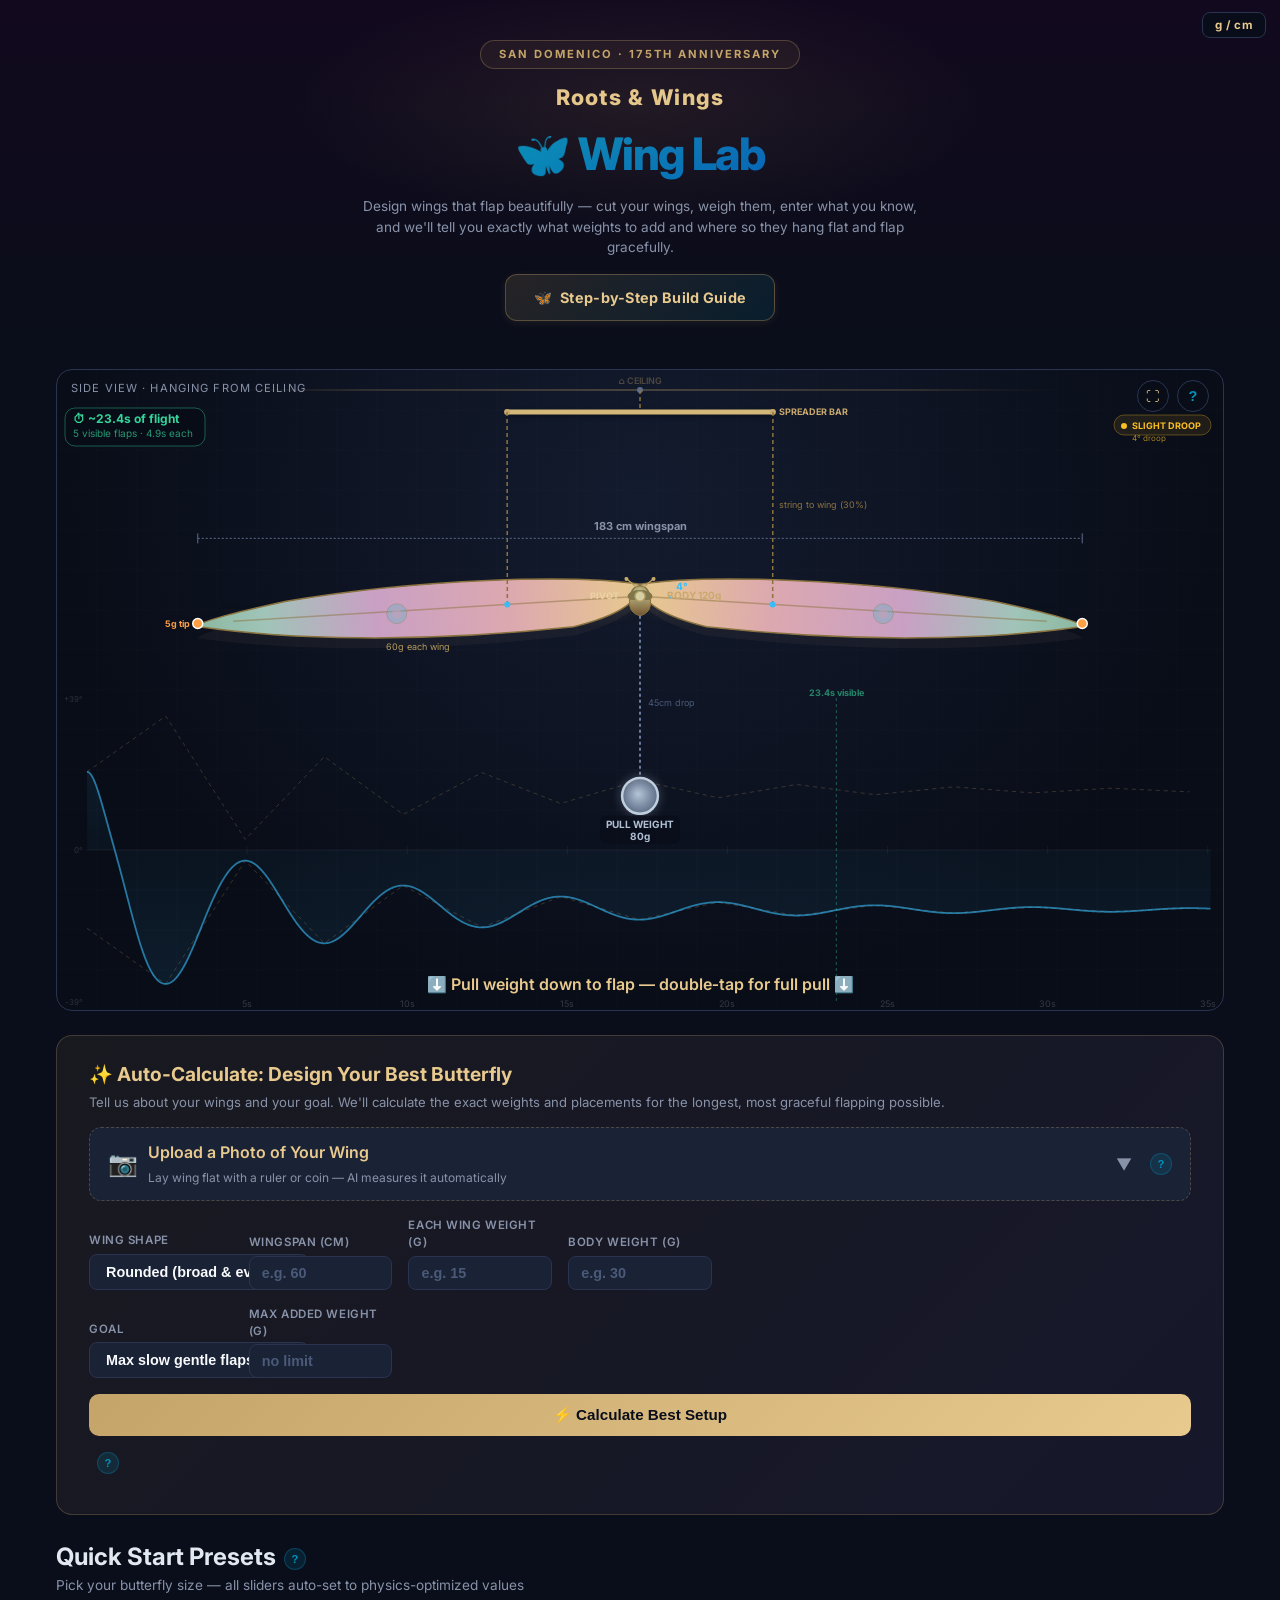
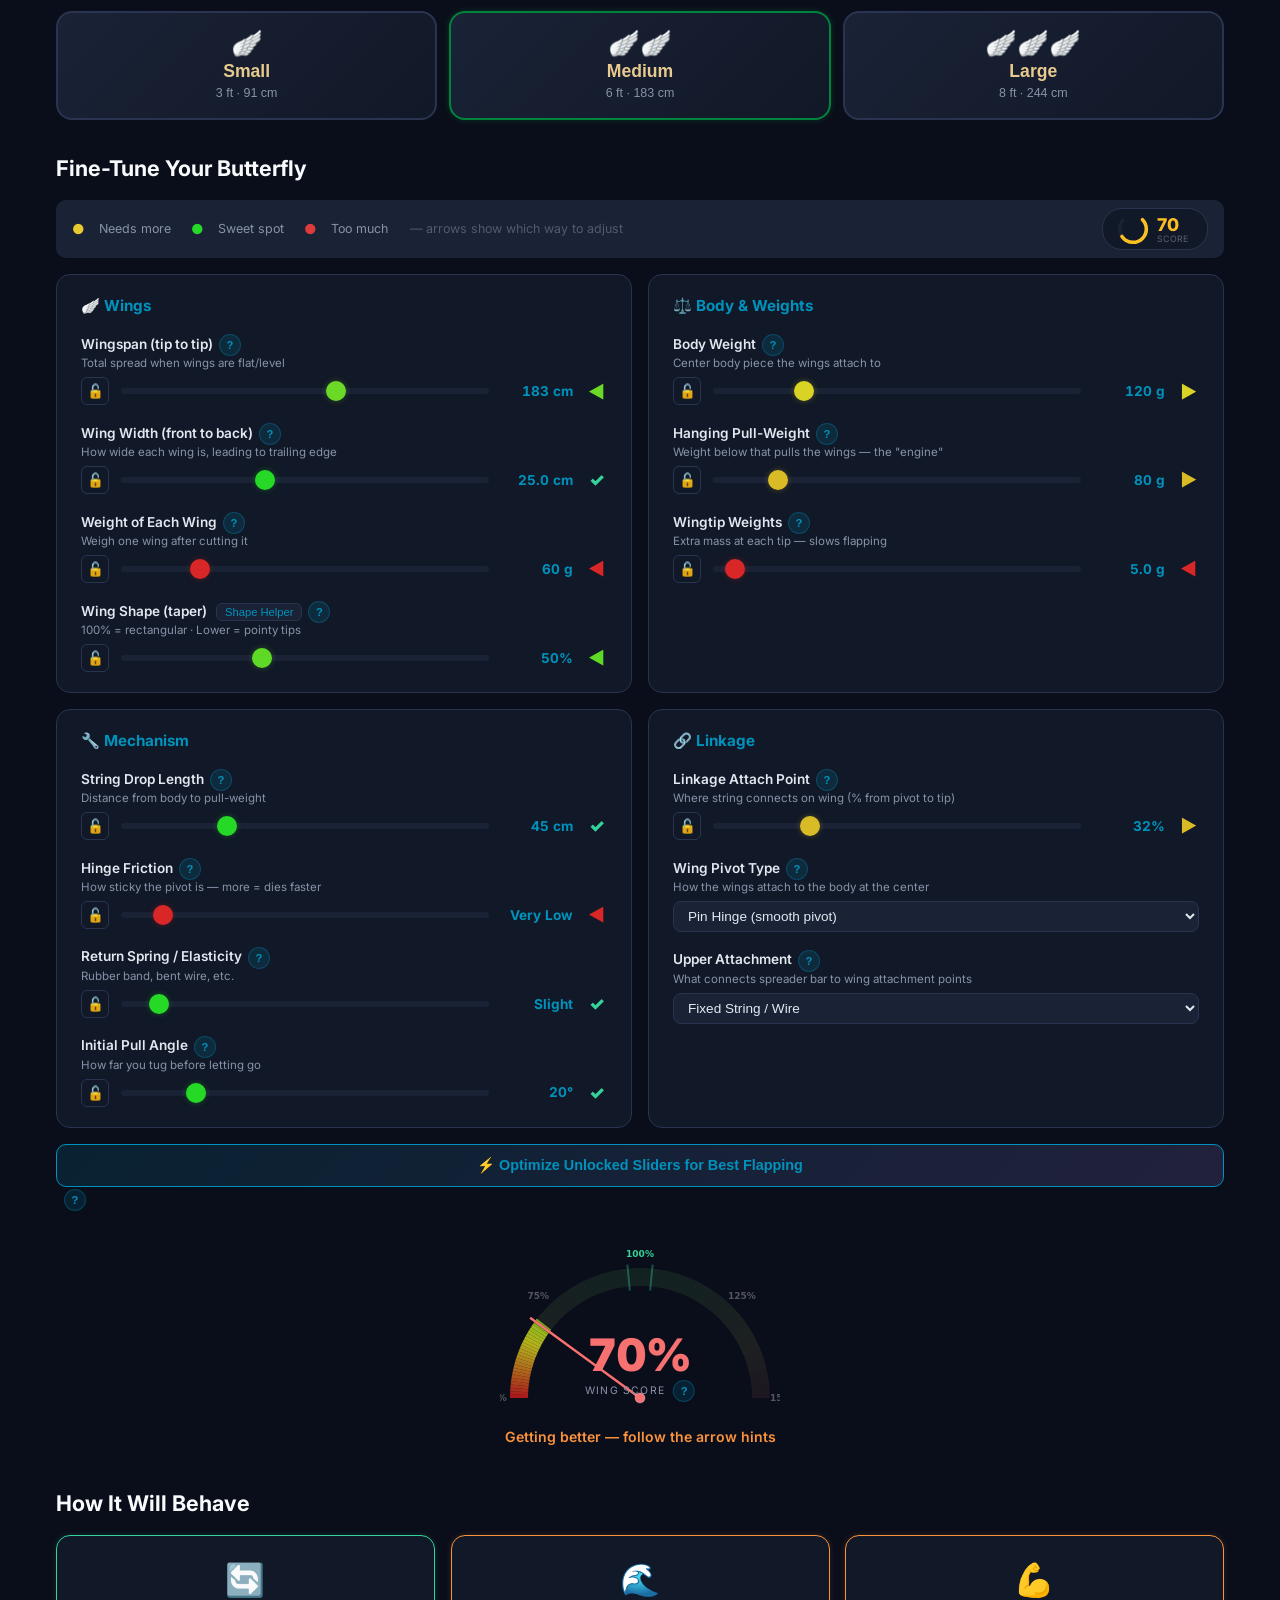
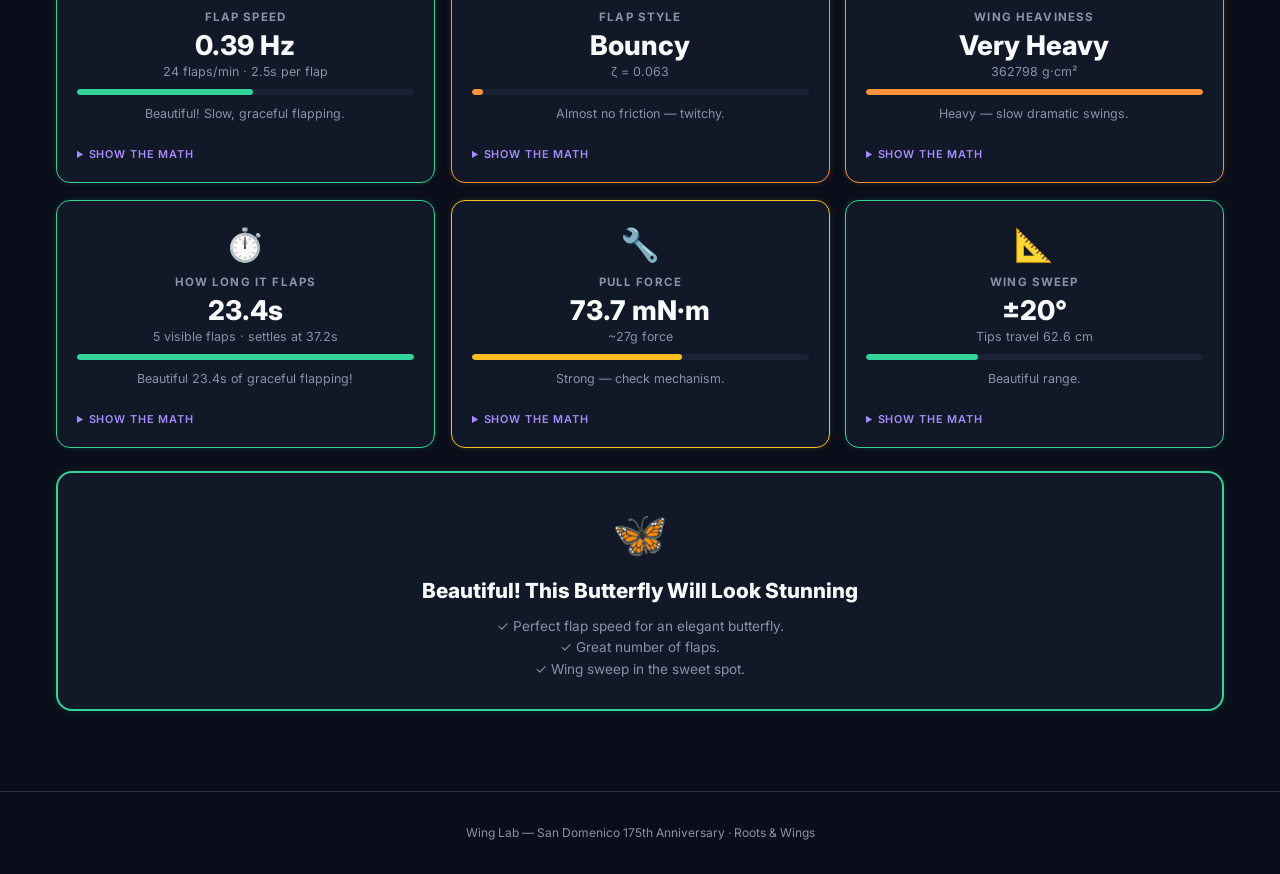
<file: deploy/index.html>
<!DOCTYPE html>
<html lang="en">
<head>
  <meta charset="UTF-8">
  <meta name="viewport" content="width=device-width, initial-scale=1.0">
  <meta name="theme-color" content="#00843D">
  <meta name="mobile-web-app-capable" content="yes">
  <meta name="apple-mobile-web-app-status-bar-style" content="black-translucent">
  <link rel="manifest" href="/manifest.json">
  <link rel="icon" type="image/svg+xml" href="/icon-192.svg">
  <link rel="apple-touch-icon" href="/icon-192.svg">
  <link rel="preconnect" href="https://fonts.googleapis.com">
  <link rel="preconnect" href="https://fonts.gstatic.com" crossorigin>
  <link href="https://fonts.googleapis.com/css2?family=Inter:wght@400;600;700;800;900&display=swap" rel="stylesheet">
  <title>Wing Lab — San Domenico 175th · Roots & Wings</title>
  <style>
:root {
  --bg-deep: #0a0e1a;
  --bg-card: #111827;
  --bg-surface: #1a2236;
  --border: #2a3450;
  --text: #e2e8f0;
  --text-dim: #8892a8;
  --text-bright: #f8fafc;
  --sd-green: #00843D;
  --sd-blue: #0057B8;
  --sd-yellow: #FFCD00;
  --sd-teal: #0092BC;
  --accent: #0092BC;
  --accent-glow: rgba(0, 146, 188, 0.3);
  --gold: #c4a469;
  --gold-light: #e8c98e;
  --green: #34d399;
  --green-dim: rgba(52, 211, 153, 0.15);
  --yellow: #fbbf24;
  --yellow-dim: rgba(251, 191, 36, 0.15);
  --orange: #fb923c;
  --orange-dim: rgba(251, 146, 60, 0.15);
  --red: #f87171;
  --red-dim: rgba(248, 113, 113, 0.15);
  --purple: #a78bfa;
}
*{margin:0;padding:0;box-sizing:border-box;touch-action:manipulation}
body{font-family:'Inter',-apple-system,BlinkMacSystemFont,'Segoe UI',sans-serif;background:var(--bg-deep);color:var(--text);line-height:1.5;min-height:100vh;-webkit-overflow-scrolling:touch}

header{text-align:center;padding:2.5rem 1rem 1.5rem;background:linear-gradient(180deg,#12091e 0%,var(--bg-deep) 100%);position:relative;overflow:hidden}
header::before{content:'';position:absolute;top:-20px;left:50%;transform:translateX(-50%);width:700px;height:250px;background:radial-gradient(ellipse,rgba(196,164,105,0.1) 0%,transparent 70%);pointer-events:none}
.gala-badge{display:inline-block;font-size:.7rem;font-weight:700;letter-spacing:.18em;text-transform:uppercase;color:var(--gold);border:1px solid rgba(196,164,105,0.3);padding:5px 18px;border-radius:20px;margin-bottom:.75rem;background:rgba(196,164,105,0.06)}
header h1{font-size:2.8rem;font-weight:800;letter-spacing:-.03em;background:linear-gradient(135deg,var(--sd-green) 0%,var(--sd-teal) 35%,var(--sd-blue) 70%,var(--gold-light) 100%);-webkit-background-clip:text;-webkit-text-fill-color:transparent;background-clip:text}
.gala-theme{font-size:1.35rem;font-weight:800;letter-spacing:.06em;color:var(--gold-light);margin-bottom:.5rem}
.header-desc{color:var(--text-dim);font-size:.85rem;margin-top:.5rem;max-width:560px;margin-left:auto;margin-right:auto;line-height:1.5}
main{max-width:1200px;margin:0 auto;padding:0 1rem 3rem}

#wing-viz-section{position:relative;margin:1.5rem 0;border-radius:16px;overflow:hidden;border:1px solid var(--border);background:radial-gradient(ellipse at 50% 20%,#131b2e 0%,#090d18 70%)}
#wingCanvas{display:block;width:100%;height:640px;touch-action:none;-webkit-user-select:none;user-select:none}
#anim-controls{position:absolute;bottom:14px;left:50%;transform:translateX(-50%);display:flex;gap:8px}
#anim-controls button{background:rgba(17,24,39,0.92);border:1px solid var(--border);color:var(--accent);padding:8px 20px;border-radius:10px;font-size:.85rem;font-weight:600;cursor:pointer;transition:background .2s,border-color .2s}
#anim-controls button:hover{background:rgba(56,189,248,0.15);border-color:var(--accent);transform:translateY(-1px)}
#anim-controls button.active{background:var(--accent);color:var(--bg-deep)}
#canvas-label{position:absolute;top:10px;left:14px;font-size:.7rem;color:var(--text-dim);text-transform:uppercase;letter-spacing:.1em}
#physics-math-btn{position:absolute;top:10px;right:14px;background:rgba(9,13,24,0.88);border:1px solid var(--border);color:var(--accent);width:32px;height:32px;border-radius:50%;font-size:.9rem;font-weight:700;cursor:pointer;transition:transform .2s,background .2s;display:flex;align-items:center;justify-content:center;z-index:10}
#physics-math-btn:hover{background:rgba(56,189,248,0.2);border-color:var(--accent);transform:scale(1.1)}
#fullscreen-btn{position:absolute;top:10px;right:54px;background:rgba(9,13,24,0.88);border:1px solid var(--border);color:var(--gold-light);width:32px;height:32px;border-radius:50%;font-size:.85rem;cursor:pointer;transition:transform .2s,background .2s;display:flex;align-items:center;justify-content:center;z-index:10;padding:0}
#fullscreen-btn:hover{background:rgba(196,164,105,0.2);border-color:var(--gold);transform:scale(1.1)}
/* Fullscreen mode */
#wing-viz-section.fullscreen{position:fixed;inset:0;z-index:10000;margin:0;border-radius:0;border:none}
#wing-viz-section.fullscreen #wingCanvas{height:100vh!important}
#wing-viz-section.fullscreen #fullscreen-btn{top:14px;right:58px}
#wing-viz-section.fullscreen #physics-math-btn{top:14px;right:18px}
#physics-modal-overlay{position:fixed;inset:0;z-index:10001;background:rgba(0,0,0,0.82);display:none;align-items:flex-start;justify-content:center;padding:1.5rem;overflow-y:auto;-webkit-overflow-scrolling:touch;touch-action:manipulation}
#physics-modal-overlay.open{display:flex}
#physics-modal{background:var(--bg-card);border:1px solid var(--border);border-radius:20px;max-width:680px;width:100%;max-height:none;padding:2rem 2.5rem;position:relative;box-shadow:0 8px 24px rgba(0,0,0,0.5);margin:1rem 0}
#physics-modal h3{font-size:1.15rem;color:var(--gold-light);margin:1.5rem 0 .5rem;font-weight:700}
#physics-modal h3:first-of-type{margin-top:.5rem}
#physics-modal .eq{font-family:'Cambria Math','Latin Modern Math','STIX Two Math',Georgia,serif;font-size:1.05rem;color:#e2e8f0;background:rgba(56,189,248,0.06);border:1px solid rgba(56,189,248,0.12);border-radius:12px;padding:1rem 1.25rem;margin:.75rem 0;line-height:1.8;overflow-x:auto}
#physics-modal .eq-label{font-size:.75rem;color:var(--accent);text-transform:uppercase;letter-spacing:.1em;margin-bottom:.25rem;font-family:Inter,system-ui,sans-serif}
#physics-modal p{font-size:.9rem;color:var(--text-soft);line-height:1.6;margin:.5rem 0}
#physics-modal .var-def{display:grid;grid-template-columns:auto 1fr;gap:4px 12px;font-size:.85rem;margin:.5rem 0}
#physics-modal .var-def dt{color:var(--accent);font-family:'Cambria Math',Georgia,serif;font-style:italic;text-align:right}
#physics-modal .var-def dd{color:var(--text-soft);margin:0}
#physics-modal-close{position:absolute;top:12px;right:16px;background:none;border:none;color:var(--text-dim);font-size:1.5rem;cursor:pointer;padding:8px 12px;border-radius:8px;transition:color .2s;-webkit-tap-highlight-color:rgba(196,164,105,0.3);touch-action:manipulation}
#physics-modal-close:hover{color:var(--text);background:var(--bg-surface)}

/* Auto-calc */
#auto-calc-section{margin:1.5rem 0;background:linear-gradient(135deg,rgba(196,164,105,0.08),rgba(167,139,250,0.08));border:1px solid rgba(196,164,105,0.25);border-radius:16px;padding:1.5rem 2rem;contain:layout style}
#auto-calc-section h2{font-size:1.2rem;font-weight:700;color:var(--gold-light);margin-bottom:.25rem}
.auto-desc{font-size:.82rem;color:var(--text-dim);margin-bottom:1rem;line-height:1.4}
.auto-row{display:grid;grid-template-columns:repeat(auto-fill,minmax(140px,1fr));gap:1rem;align-items:end;margin-bottom:1rem}
.auto-field{display:flex;flex-direction:column;gap:4px}
.auto-field span{font-size:.72rem;font-weight:600;color:var(--text-dim);text-transform:uppercase;letter-spacing:.05em}
.auto-field input,.auto-field select{background:var(--bg-surface);border:1px solid var(--border);color:var(--text-bright);padding:8px 12px;border-radius:8px;font-size:.9rem;width:100%;outline:none;font-weight:600}
.auto-field input:focus{border-color:var(--gold)}
.auto-field input::placeholder{color:#4a5a78}
#autoCalcBtn{grid-column:1/-1;background:linear-gradient(135deg,var(--gold),var(--gold-light));color:var(--bg-deep);border:none;padding:12px 24px;border-radius:10px;font-size:.95rem;font-weight:700;cursor:pointer;transition:transform .15s,box-shadow .15s;white-space:nowrap;width:100%}
#autoCalcBtn:hover{transform:translateY(-1px);box-shadow:0 4px 16px rgba(196,164,105,0.3)}
#auto-result{background:var(--bg-card);border:1px solid var(--border);border-radius:10px;padding:1rem 1.25rem;display:none;margin-top:.75rem}
#auto-result.visible{display:block}
#auto-result h3{font-size:.85rem;font-weight:700;color:var(--green);margin-bottom:.5rem}
.auto-result-grid{display:grid;grid-template-columns:repeat(auto-fit,minmax(150px,1fr));gap:.75rem}
.ari{text-align:center;padding:.5rem;background:var(--bg-surface);border-radius:8px;border:2px solid transparent;transition:border-color .3s}
.ari.highlight{border-color:var(--gold);background:rgba(196,164,105,0.08)}
.ari .ari-label{font-size:.68rem;color:var(--text-dim);text-transform:uppercase;letter-spacing:.06em;margin-bottom:2px}
.ari .ari-value{font-size:1.3rem;font-weight:800;color:var(--gold-light)}
.ari .ari-detail{font-size:.7rem;color:var(--text-dim)}

/* Controls */
#controls-section{margin:2rem 0;contain:layout style}
#controls-section h2,#dashboard-section h2,#plot-section h2{font-size:1.35rem;font-weight:700;margin-bottom:1rem;color:var(--text-bright)}
.controls-grid{display:grid;grid-template-columns:repeat(2,1fr);gap:1rem}
.control-group{background:var(--bg-card);border:1px solid var(--border);border-radius:14px;padding:1.25rem 1.5rem;transition:border-color .3s}
.control-group:hover{border-color:rgba(56,189,248,0.3)}
.control-group h3{font-size:.95rem;font-weight:700;margin-bottom:1rem;color:var(--accent)}
.control-group label{display:block;margin-bottom:1.1rem}
.control-group label:last-child{margin-bottom:0}
.label-text{display:block;font-size:.85rem;font-weight:600;color:var(--text)}
.label-detail{display:block;font-size:.72rem;color:var(--text-dim);margin-bottom:6px;line-height:1.3}
.slider-row{display:flex;align-items:center;gap:12px}
.slider-row input[type="range"]{flex:1;-webkit-appearance:none;appearance:none;height:6px;background:var(--bg-surface);border-radius:3px;outline:none;transition:background .2s;touch-action:manipulation}
.slider-row input[type="range"]:hover{background:#222d45}
.slider-row input[type="range"]::-webkit-slider-thumb{-webkit-appearance:none;width:20px;height:20px;border-radius:50%;background:var(--thumb-color,var(--accent));cursor:pointer;box-shadow:0 0 6px var(--thumb-glow,var(--accent-glow));transition:transform .15s,background .3s}
.slider-row input[type="range"]::-webkit-slider-thumb:hover{transform:scale(1.15)}
.slider-row input[type="range"]:active::-webkit-slider-thumb{transform:scale(1.25)}
.slider-row input[type="range"]::-moz-range-thumb{width:20px;height:20px;border-radius:50%;background:var(--thumb-color,var(--accent));cursor:pointer;border:none;transition:background .3s}
.slider-row output{min-width:72px;text-align:right;font-size:.85rem;font-weight:700;color:var(--accent);font-variant-numeric:tabular-nums}
.slider-hint{width:22px;font-size:1.1rem;text-align:center;font-weight:900;opacity:1;transition:opacity .3s,color .3s;flex-shrink:0;line-height:1}
.slider-lock{width:28px;height:28px;border:1px solid var(--border);background:transparent;color:var(--text-dim);border-radius:6px;cursor:pointer;font-size:.85rem;flex-shrink:0;display:flex;align-items:center;justify-content:center;transition:border-color .2s,color .2s;padding:0}
.slider-lock:hover{border-color:var(--accent);color:var(--accent)}
.slider-lock.locked{background:rgba(251,191,36,0.15);border-color:var(--yellow);color:var(--yellow)}
.slider-row.locked input[type="range"]{opacity:0.35;pointer-events:none}
.slider-row.locked output{opacity:0.5}
.slider-row.locked .slider-hint{opacity:0.2}
#optimize-btn{display:block;width:100%;margin-top:1rem;padding:12px;background:linear-gradient(135deg,rgba(0,146,188,0.15),rgba(167,139,248,0.15));border:1px solid var(--accent);color:var(--accent);border-radius:10px;font-size:.9rem;font-weight:700;cursor:pointer;transition:transform .2s,border-color .2s}
#optimize-btn:hover{background:rgba(0,146,188,0.25);transform:translateY(-1px);box-shadow:0 4px 16px rgba(0,146,188,0.2)}
.slider-row.computed output{color:var(--gold-light)}
.slider-row select{flex:1;background:var(--bg-surface);border:1px solid var(--border);color:var(--text);padding:6px 10px;border-radius:8px;font-size:.85rem;cursor:pointer;outline:none}
.slider-row select:focus{border-color:var(--accent)}

/* Speedometer Gauge */
#speedo-section{margin:2rem 0 1rem;text-align:center}
#speedo-wrap{position:relative;display:inline-block;width:280px;height:170px}
#speedo-canvas{width:280px;height:170px}
#speedo-value{position:absolute;bottom:12px;left:50%;transform:translateX(-50%);text-align:center;line-height:1}
#speedo-num{font-size:2.8rem;font-weight:900;color:var(--text-bright);transition:color .3s;font-variant-numeric:tabular-nums}
#speedo-label{font-size:.65rem;text-transform:uppercase;letter-spacing:.12em;color:var(--text-dim);margin-top:2px}
#speedo-msg{font-size:.88rem;font-weight:600;margin-top:6px;min-height:1.3em;transition:color .3s}
@media(max-width:600px){
  #speedo-wrap{width:240px;height:150px}
  #speedo-canvas{width:240px;height:150px}
  #speedo-num{font-size:2.2rem}
}

/* Dashboard */
#dashboard-section{margin:2.5rem 0 1.5rem;contain:layout style}
.dashboard-grid{display:grid;grid-template-columns:repeat(3,1fr);gap:1rem}
.metric-card{background:var(--bg-card);border:1px solid var(--border);border-radius:14px;padding:1.25rem;text-align:center;transition:border-color .3s;contain:layout style}
.metric-card:hover{transform:translateY(-2px);box-shadow:0 4px 20px rgba(0,0,0,0.3)}
.metric-card.status-great{border-color:var(--green);box-shadow:0 0 6px var(--green-dim)}
.metric-card.status-ok{border-color:var(--yellow);box-shadow:0 0 6px var(--yellow-dim)}
.metric-card.status-warn{border-color:var(--orange);box-shadow:0 0 6px var(--orange-dim)}
.metric-card.status-bad{border-color:var(--red);box-shadow:0 0 6px var(--red-dim)}
.metric-icon{font-size:2rem;margin-bottom:.3rem}
.metric-label{font-size:.72rem;font-weight:700;text-transform:uppercase;letter-spacing:.1em;color:var(--text-dim);margin-bottom:.25rem}
.metric-value{font-size:1.7rem;font-weight:800;color:var(--text-bright);line-height:1.2}
.metric-sublabel{font-size:.78rem;color:var(--text-dim);margin-bottom:.5rem}
.metric-bar-wrap{height:6px;background:var(--bg-surface);border-radius:3px;overflow:hidden;margin-bottom:.6rem}
.metric-bar{height:100%;border-radius:3px;transition:width .5s cubic-bezier(0.4,0,0.2,1),background .3s;width:0%}
.metric-explain{font-size:.78rem;color:var(--text-dim);line-height:1.4;min-height:2.5em}
.math-details{margin-top:.6rem;text-align:left}
.math-details summary{font-size:.68rem;color:var(--purple);cursor:pointer;text-transform:uppercase;letter-spacing:.08em;font-weight:600;user-select:none}
.math-details summary:hover{color:var(--accent)}
.math-content{margin-top:.5rem;font-size:.72rem;font-family:'SF Mono','Fira Code','Consolas',monospace;color:var(--text-dim);line-height:1.7;background:var(--bg-surface);padding:.75rem;border-radius:8px;white-space:pre-wrap;word-break:break-word}

/* Verdict */
#verdict-section{margin:1.5rem 0 2rem}
#verdict-box{background:var(--bg-card);border:2px solid var(--border);border-radius:16px;padding:1.75rem 2rem;text-align:center;transition:border-color .4s,box-shadow .4s}
#verdict-box.verdict-great{border-color:var(--green);box-shadow:0 0 8px var(--green-dim)}
#verdict-box.verdict-good{border-color:var(--yellow);box-shadow:0 0 8px var(--yellow-dim)}
#verdict-box.verdict-meh{border-color:var(--orange);box-shadow:0 0 8px var(--orange-dim)}
#verdict-box.verdict-bad{border-color:var(--red);box-shadow:0 0 8px var(--red-dim)}
#verdict-icon{font-size:2.8rem;margin-bottom:.4rem}
#verdict-text{font-size:1.3rem;font-weight:800;color:var(--text-bright);margin-bottom:.6rem}
#verdict-tips{font-size:.85rem;color:var(--text-dim);line-height:1.6;max-width:650px;margin:0 auto}
#verdict-tips strong{color:var(--text)}

/* Plot */
#plot-section{margin:2rem 0}
#plotCanvas{display:block;width:100%;height:200px;background:var(--bg-card);border:1px solid var(--border);border-radius:14px}

footer{text-align:center;padding:2rem 1rem;color:var(--text-dim);font-size:.75rem;border-top:1px solid var(--border)}

/* Preset buttons */
#presets-section{margin:1.5rem 0;contain:layout style}
.preset-btn{display:flex;flex-direction:column;align-items:center;gap:4px;padding:18px 16px;background:linear-gradient(135deg,var(--bg-surface),var(--bg-card));border:2px solid var(--border);border-radius:16px;cursor:pointer;transition:transform .2s,border-color .2s;color:var(--text);min-height:60px}
.preset-btn:hover{border-color:var(--gold);background:linear-gradient(135deg,rgba(196,164,105,0.08),var(--bg-card));transform:translateY(-2px);box-shadow:0 6px 20px rgba(196,164,105,0.15)}
.preset-btn:active{transform:translateY(0);box-shadow:none}
.preset-btn.active{border-color:var(--sd-green);box-shadow:0 0 6px rgba(0,132,61,0.3)}
.preset-icon{font-size:1.6rem;line-height:1}
.preset-label{font-size:1.1rem;font-weight:700;color:var(--gold-light)}
.preset-size{font-size:.78rem;color:var(--text-dim)}

@media(max-width:900px){.controls-grid{grid-template-columns:1fr}.dashboard-grid{grid-template-columns:repeat(2,1fr)}#auto-calc-section{padding:1.25rem 1rem}}
@media(max-width:600px){
  header{padding:1.5rem .75rem 1rem}
  header h1{font-size:1.8rem}
  .gala-theme{font-size:1.1rem}
  .header-desc{font-size:.88rem}
  main{padding:0 .5rem 2rem}
  section{margin:1rem 0!important}
  #wingCanvas{height:480px}
  #auto-calc-section{padding:1rem .75rem}
  .auto-row{grid-template-columns:1fr 1fr!important;gap:.75rem}
  #autoCalcBtn{padding:14px;font-size:1.05rem}
  .control-group{padding:.75rem}
  .control-group label .label-text{font-size:.92rem}
  .control-group label .label-detail{font-size:.82rem}
  .slider-row{gap:8px}
  .slider-row output{min-width:55px;font-size:.88rem}
  .slider-row input[type="range"]{height:36px}
  .slider-row input[type="range"]::-webkit-slider-thumb{width:44px;height:44px}
  .slider-row input[type="range"]::-moz-range-thumb{width:44px;height:44px}
  .slider-lock{width:44px;height:44px;font-size:1.1rem;border-radius:10px}
  .dashboard-grid{grid-template-columns:1fr}
  .metric-value{font-size:1.6rem}
  .metric-sublabel{font-size:.82rem}
  .metric-explain{font-size:.85rem}
  .auto-field span{font-size:.82rem}
  .ari .ari-label{font-size:.78rem}
  .ari .ari-detail{font-size:.78rem}
  .metric-label{font-size:.82rem}
  .math-content{font-size:.82rem}
  #speedo-label{font-size:.75rem}
  #canvas-label{font-size:.78rem}
  #openShapeModal{font-size:.82rem;padding:6px 14px;min-height:36px}
  #plotCanvas{height:160px}
  #verdict-box{padding:1rem}
  #verdict-box #verdict-text{font-size:1.05rem}
  #photo-dropzone{padding:1.25rem}
  footer{padding:1.5rem .5rem}
}
@media(max-width:380px){
  header h1{font-size:1.5rem}
  .auto-row{grid-template-columns:1fr!important}
  .gala-badge{font-size:.6rem;padding:4px 12px}
}
@keyframes hintPulse{0%,100%{opacity:1;transform:translateY(0)}50%{opacity:0.6;transform:translateY(4px)}}
@keyframes guideFlap{0%,100%{transform:rotate(0deg) scaleX(1)}25%{transform:rotate(-8deg) scaleX(0.85)}50%{transform:rotate(0deg) scaleX(1)}75%{transform:rotate(8deg) scaleX(0.85)}}
.guide-btn{display:inline-flex;align-items:center;gap:8px;margin-top:1rem;padding:12px 28px;background:linear-gradient(135deg,rgba(196,164,105,0.15),rgba(0,146,188,0.12));border:1.5px solid rgba(196,164,105,0.35);color:var(--gold-light);font-size:.9rem;font-weight:700;border-radius:12px;text-decoration:none;transition:transform .2s,border-color .2s;box-shadow:0 2px 8px rgba(196,164,105,0.1);letter-spacing:.02em}
.guide-btn:hover{transform:translateY(-2px);box-shadow:0 4px 20px rgba(196,164,105,0.25);border-color:rgba(196,164,105,0.55);background:linear-gradient(135deg,rgba(196,164,105,0.22),rgba(0,146,188,0.18))}
.guide-btn .gb-fly{display:inline-block;transition:transform .3s}
.guide-btn:hover .gb-fly{animation:guideFlap .6s ease-in-out infinite}
#unit-toggle{position:absolute;top:12px;right:14px;background:rgba(9,13,24,0.88);border:1px solid var(--border);color:var(--gold-light);font-size:.72rem;font-weight:700;padding:5px 12px;border-radius:8px;cursor:pointer;transition:background .2s,border-color .2s;font-family:inherit;letter-spacing:.04em}
#unit-toggle:hover{background:rgba(196,164,105,0.15);border-color:var(--gold-light)}
#loading-overlay{position:fixed;inset:0;z-index:9999;background:var(--bg-deep);display:flex;flex-direction:column;align-items:center;justify-content:center;transition:opacity .5s;font-size:2rem}
#loading-overlay span{font-size:1rem;color:var(--text-dim);margin-top:1rem;font-weight:600}
#loading-overlay.fade-out{opacity:0;pointer-events:none}

/* Help Modal */
#help-modal-overlay{position:fixed;inset:0;z-index:10000;background:rgba(0,0,0,0.78);display:none;align-items:center;justify-content:center;padding:1rem;touch-action:manipulation}
#help-modal-overlay.open{display:flex}
#help-modal{background:var(--bg-card);border:1px solid var(--border);border-radius:20px;max-width:440px;width:100%;max-height:80vh;overflow-y:auto;padding:2rem;position:relative;box-shadow:0 8px 24px rgba(0,0,0,0.5)}
#help-modal-close{position:absolute;top:12px;right:16px;background:none;border:none;color:var(--text-dim);font-size:1.5rem;cursor:pointer;padding:8px 12px;border-radius:8px;transition:color .2s;-webkit-tap-highlight-color:rgba(196,164,105,0.3);touch-action:manipulation}
#help-modal-close:hover{color:var(--text);background:var(--bg-surface)}
#help-modal h3{font-size:1.2rem;font-weight:800;color:var(--gold-light);margin-bottom:.75rem;padding-right:2rem}
#help-modal .help-body{font-size:.92rem;color:var(--text);line-height:1.6;margin-bottom:1rem}
#help-modal .help-tip{background:rgba(0,132,61,0.1);border:1px solid rgba(0,132,61,0.25);border-radius:12px;padding:10px 14px;font-size:.85rem;color:var(--green);line-height:1.5}
#help-modal .help-tip::before{content:'💡 ';font-size:1rem}
.help-btn{display:inline-flex;align-items:center;justify-content:center;width:22px;height:22px;border-radius:50%;background:rgba(0,146,188,0.15);border:1px solid rgba(0,146,188,0.3);color:var(--accent);font-size:.7rem;font-weight:700;cursor:pointer;margin-left:6px;transition:transform .2s,background .2s;vertical-align:middle;flex-shrink:0;-webkit-tap-highlight-color:rgba(0,146,188,0.3);touch-action:manipulation}
.help-btn:hover{background:rgba(0,146,188,0.3);transform:scale(1.1)}
@media(max-width:600px){.help-btn{width:28px;height:28px;font-size:.8rem}}
  </style>
</head>
<body>
  <div id="loading-overlay">&#x1F98B;<span>Loading Wing Lab...</span></div>
  <header>
    <div class="gala-badge">San Domenico &middot; 175th Anniversary</div>
    <div class="gala-theme">Roots &amp; Wings</div>
    <h1>&#x1F98B; Wing Lab</h1>
    <p class="header-desc">Design wings that flap beautifully &mdash; cut your wings, weigh them, enter what you know, and we'll tell you exactly what weights to add and where so they hang flat and flap gracefully.</p>
    <a href="/instructions.html" class="guide-btn"><span class="gb-fly">&#x1F98B;</span> Step-by-Step Build Guide</a>
    <button id="unit-toggle" title="Switch metric / imperial" onclick="toggleUnits()">g / cm</button>
  </header>

  <main>
    <!-- Visualization -->
    <section id="wing-viz-section">
      <canvas id="wingCanvas" role="img" aria-label="Interactive butterfly wing simulation — drag the weight to flap"></canvas>
      <div id="anim-controls">
        <div id="drag-hint" style="color:var(--gold-light);font-size:1rem;font-weight:600;opacity:1;pointer-events:none;text-align:center;animation:hintPulse 2s ease-in-out 3">
          &#11015;&#65039; Pull weight down to flap &mdash; double&#8209;tap for full pull &#11015;&#65039;
        </div>
      </div>
      <div id="canvas-label">Side view &middot; hanging from ceiling</div>
      <button id="fullscreen-btn" title="Toggle fullscreen" onclick="toggleFullscreen()">&#x26F6;</button>
      <button id="physics-math-btn" title="View the physics equations" onclick="document.getElementById('physics-modal-overlay').classList.add('open')">?</button>
    </section>

    <!-- Physics Math Modal -->
    <div id="physics-modal-overlay" onclick="if(event.target===this)this.classList.remove('open')">
      <div id="physics-modal">
        <button id="physics-modal-close" onclick="this.parentElement.parentElement.classList.remove('open')">&times;</button>
        <h2 style="font-size:1.3rem;color:var(--gold-light);margin:0 0 .25rem;font-weight:800">&#x1F9EE; The Physics Behind the Flap</h2>
        <p style="color:var(--text-dim);font-size:.8rem;margin-bottom:1rem">Real equations &mdash; this is exactly what the simulator computes</p>

        <h3>&#9878;&#65039; Equation of Motion</h3>
        <p>Each wing pivots at the body. The angular acceleration <em>d&sup2;&theta;/dt&sup2;</em> comes from summing all torques and dividing by the moment of inertia:</p>
        <div class="eq">
          <div class="eq-label">Angular acceleration</div>
          I &middot; &theta;&#776; = &tau;<sub>pendulum</sub> + &tau;<sub>gravity</sub> + &tau;<sub>spring</sub> + &tau;<sub>elastic</sub> + &tau;<sub>friction</sub> + &tau;<sub>air drag</sub> &minus; c &middot; &theta;&#775;
        </div>

        <h3>&#128270; Torque Terms</h3>
        <div class="eq">
          <div class="eq-label">Pull weight pendulum (nonlinear)</div>
          &tau;<sub>pendulum</sub> = &minus;m<sub>pull</sub> &middot; g &middot; r<sub>link</sub> &middot; sin(&theta;)
        </div>
        <div class="eq">
          <div class="eq-label">Net gravitational bias (string tension vs wing weight)</div>
          &tau;<sub>gravity</sub> = &tau;<sub>net</sub> &middot; cos(&theta;)<br>
          <span style="font-size:.85rem;color:var(--text-dim)">where &tau;<sub>net</sub> = T &middot; r<sub>link</sub> &minus; (m<sub>wing</sub> &middot; g &middot; r<sub>cg</sub> + m<sub>tip</sub> &middot; g &middot; L)</span><br>
          <span style="font-size:.85rem;color:var(--text-dim)">and T = (m<sub>body</sub> + m<sub>pull</sub>) &middot; g / 2 &nbsp; (string tension per wing)</span>
        </div>
        <div class="eq">
          <div class="eq-label">Air drag (quadratic, opposes motion)</div>
          &tau;<sub>air</sub> = &minus;2 &middot; &frac12;&rho; C<sub>d</sub> A<sub>wing</sub> r<sub>cp</sub> &middot; v &middot; |v|<br>
          <span style="font-size:.85rem;color:var(--text-dim)">where v = &theta;&#775; &middot; L/2 (tip velocity) and C<sub>d</sub> = 1.2 (flat plate)</span>
        </div>

        <h3>&#128736;&#65039; Rest Angle</h3>
        <p>At equilibrium, the pendulum torque and gravitational bias cancel:</p>
        <div class="eq">
          <div class="eq-label">Static equilibrium</div>
          tan(&theta;<sub>rest</sub>) = &tau;<sub>net</sub> / (m<sub>pull</sub> &middot; g &middot; r<sub>link</sub>)
        </div>
        <p>When &tau;<sub>net</sub> &gt; 0 (heavy body/pull weight): wings tilt <strong>up</strong> (V-shape).<br>
        When &tau;<sub>net</sub> &lt; 0 (heavy wings): wings <strong>droop</strong> down.</p>

        <h3>&#9881;&#65039; Moment of Inertia</h3>
        <div class="eq">
          <div class="eq-label">Total rotational inertia</div>
          I = 2(I<sub>wing</sub> + I<sub>tip</sub>) + I<sub>pull</sub><br>
          <span style="font-size:.85rem;color:var(--text-dim)">I<sub>wing</sub> = m<sub>wing</sub> &middot; L&sup2; &middot; (1+3&lambda;) / (6(1+&lambda;)) &nbsp; (&lambda; = taper ratio)</span><br>
          <span style="font-size:.85rem;color:var(--text-dim)">I<sub>tip</sub> = m<sub>tip</sub> &middot; L&sup2; &nbsp; (point mass at tip)</span><br>
          <span style="font-size:.85rem;color:var(--text-dim)">I<sub>pull</sub> = m<sub>pull</sub> &middot; r<sub>link</sub>&sup2; &nbsp; (weight on linkage arm)</span>
        </div>

        <h3>&#127926; Natural Frequency</h3>
        <div class="eq">
          <div class="eq-label">Linearized stiffness near rest</div>
          k<sub>eff</sub> = m<sub>pull</sub> g r<sub>link</sub> cos(&theta;<sub>rest</sub>) + &tau;<sub>net</sub> sin(&theta;<sub>rest</sub>) + k<sub>spring</sub> + k<sub>elastic</sub>
        </div>
        <div class="eq">
          <div class="eq-label">Damped natural frequency</div>
          &omega;<sub>n</sub> = &radic;(k<sub>eff</sub> / I) &nbsp;&nbsp;&nbsp; f<sub>d</sub> = &omega;<sub>n</sub>&radic;(1&minus;&zeta;&sup2;) / 2&pi;
        </div>

        <h3>&#128187; Numerical Integration</h3>
        <p>4th-order Runge-Kutta (RK4) at 120 Hz timestep. Captures nonlinear large-angle dynamics, air drag v&sup2; effects, and Coulomb friction transitions that closed-form solutions miss.</p>

        <h3>&#128065;&#65039; Perceptibility Analysis</h3>
        <p>Flap duration uses human motion perception thresholds at 3m viewing distance:</p>
        <dl class="var-def">
          <dt>Displacement</dt><dd>&ge; 5mm tip movement (visual acuity threshold at gala distance)</dd>
          <dt>Velocity</dt><dd>&ge; 5mm/s tip speed (motion detection threshold)</dd>
        </dl>
        <p>A flap is "visible" only when <strong>both</strong> thresholds are exceeded simultaneously.</p>

        <div style="margin-top:1.5rem;padding-top:1rem;border-top:1px solid var(--border);color:var(--text-dim);font-size:.75rem">
          Wing Lab &middot; San Domenico 175th Anniversary Gala &middot; Physics engine v2.0
        </div>
      </div>
    </div>

    <!-- AUTO-CALCULATE -->
    <section id="auto-calc-section">
      <h2>&#10024; Auto-Calculate: Design Your Best Butterfly</h2>
      <p class="auto-desc">Tell us about your wings and your goal. We'll calculate the exact weights and placements for the longest, most graceful flapping possible.</p>

      <!-- PHOTO UPLOAD -->
      <div id="photo-panel">
        <div id="photo-toggle" style="cursor:pointer;display:flex;align-items:center;gap:10px;margin-bottom:1rem;padding:12px 18px;background:var(--bg-surface);border:1px dashed rgba(196,164,105,0.3);border-radius:12px;transition:border-color .2s">
          <span style="font-size:1.5rem">&#128247;</span>
          <div><span style="font-weight:600;color:var(--gold-light)">Upload a Photo of Your Wing</span><br><span style="font-size:.75rem;color:var(--text-dim)">Lay wing flat with a ruler or coin &mdash; AI measures it automatically</span></div>
          <span id="photo-arrow" style="margin-left:auto;color:var(--text-dim);transition:transform .2s">&#9660;</span>
        </div>
        <div id="photo-inner" style="display:none;padding:0 0 1.5rem">
          <div id="photo-dropzone" style="border:2px dashed var(--border);border-radius:12px;padding:2rem;text-align:center;cursor:pointer;transition:border-color .2s,background .2s;margin-bottom:1rem">
            <input type="file" id="wingPhotoInput" accept="image/*" style="display:none">
            <input type="file" id="wingCameraInput" accept="image/*" capture="environment" style="display:none">
            <div id="photo-placeholder">
              <div style="font-size:2.5rem;margin-bottom:.5rem;opacity:0.5">&#128247;</div>
              <div style="color:var(--text-dim)"><span style="color:var(--accent);text-decoration:underline;cursor:pointer" id="photoCameraBtn">Take a photo</span> or <span style="color:var(--accent);text-decoration:underline;cursor:pointer" id="photoSelectBtn">choose from gallery</span></div>
              <div style="font-size:.72rem;margin-top:.5rem;color:var(--text-dim);opacity:0.6">Lay your wing flat with a ruler or coin for scale &middot; JPEG recommended</div>
            </div>
            <img id="photo-preview" style="display:none;max-width:100%;max-height:300px;border-radius:8px;margin:0 auto">
            <button id="photo-retake" style="display:none;margin-top:8px;padding:6px 16px;background:transparent;border:1px solid var(--border);color:var(--text-dim);border-radius:8px;font-size:.78rem;cursor:pointer">&#128247; Retake photo</button>
          </div>
          <!-- Photo guide -->
          <details id="photo-guide" open style="margin-bottom:1rem">
            <summary style="font-size:.82rem;font-weight:600;color:var(--accent);cursor:pointer;user-select:none;padding:6px 0">&#9432; How to take a great wing photo</summary>
            <div style="font-size:.78rem;color:var(--text-dim);line-height:1.6;padding:.75rem;background:var(--bg-surface);border-radius:10px;margin-top:.5rem">
              <p style="margin:0 0 .75rem"><strong style="color:var(--text)">1. Lay the wing flat</strong> on a plain, contrasting surface. Press edges flat if they curl. Use dark paper under light wings, white paper under dark wings.</p>
              <p style="margin:0 0 .75rem"><strong style="color:var(--text)">2. Place a reference object</strong> on the SAME flat surface (not overlapping the wing) so AI can measure real-world size:</p>
              <div style="display:grid;grid-template-columns:repeat(auto-fit,minmax(140px,1fr));gap:8px;margin:8px 0 12px;padding:10px;background:rgba(56,189,248,0.06);border-radius:8px;border:1px solid rgba(56,189,248,0.12)">
                <div>&#128207; <strong style="color:var(--accent)">Ruler</strong> (best!) &mdash; place along the wing, markings visible</div>
                <div>&#128179; <strong style="color:var(--accent)">Credit card</strong> &mdash; 8.56 &times; 5.40 cm</div>
                <div>&#128181; <strong style="color:var(--accent)">Dollar bill</strong> &mdash; 15.6 &times; 6.6 cm</div>
                <div>&#129689; <strong style="color:var(--accent)">US quarter</strong> &mdash; 2.43 cm diameter</div>
                <div>&#128196; <strong style="color:var(--accent)">Letter paper</strong> &mdash; lay wing ON it (27.9 &times; 21.6 cm)</div>
                <div>&#128203; <strong style="color:var(--accent)">Sticky note</strong> &mdash; 7.6 &times; 7.6 cm</div>
              </div>
              <p style="margin:0 0 .75rem"><strong style="color:var(--text)">3. Lighting:</strong> Even, diffused light. No harsh shadows. Near a window is great. No flash!</p>
              <p style="margin:0 0 .75rem"><strong style="color:var(--text)">4. Angle:</strong> Shoot straight down (bird's-eye). Keep your phone level and parallel to the table. Hold about 30&ndash;40 cm (12&ndash;16 in) above the wing.</p>
              <p style="margin:0 0 .75rem"><strong style="color:var(--text)">5. Frame it:</strong> Get the <em>whole wing</em> + <em>whole reference</em> in the shot. Don't crop the edges.</p>
              <p style="margin:0;font-size:.72rem;opacity:0.7">You can photograph one wing or both &mdash; the AI handles either. Make sure your hand doesn't cast a shadow on the wing.</p>
            </div>
          </details>
          <div id="photo-status" style="display:none;margin-top:1rem;padding:12px 16px;background:var(--bg-surface);border-radius:10px;font-size:.85rem"></div>
        </div>
      </div>

      <div class="auto-row">
        <div class="auto-field" style="min-width:220px">
          <span>Wing Shape</span>
          <select id="ac-shape">
            <option value="monarch">Monarch (wide base, narrow tips)</option>
            <option value="swallowtail">Swallowtail (wide mid-wing)</option>
            <option value="luna">Luna Moth (long &amp; narrow)</option>
            <option value="rounded" selected>Rounded (broad &amp; even)</option>
          </select>
        </div>
        <div class="auto-field">
          <span>Wingspan (cm)</span>
          <input type="number" id="ac-wingspan" placeholder="e.g. 60" value="">
        </div>
        <div class="auto-field">
          <span>Each Wing Weight (g)</span>
          <input type="number" id="ac-wingWeight" placeholder="e.g. 15" value="">
        </div>
        <div class="auto-field">
          <span>Body Weight (g)</span>
          <input type="number" id="ac-bodyWeight" placeholder="e.g. 30" value="">
        </div>
      </div>
      <div class="auto-row" style="margin-top:.75rem">
        <div class="auto-field" style="min-width:220px">
          <span>Goal</span>
          <select id="ac-goal">
            <option value="long" selected>Max slow gentle flaps</option>
            <option value="moderate">Moderate (balanced)</option>
            <option value="lively">Quick lively flutters</option>
          </select>
        </div>
        <div class="auto-field">
          <span>Max Added Weight (g)</span>
          <input type="number" id="ac-maxWeight" placeholder="no limit" value="">
        </div>
        <button id="autoCalcBtn">&#9889; Calculate Best Setup</button>
      </div>
      <div id="auto-result">
        <h3 id="auto-result-title">&#10003; Your Optimal Build Sheet</h3>
        <div class="auto-result-grid" id="auto-result-grid"></div>
        <p id="auto-result-note" style="margin-top:.75rem;font-size:.78rem;color:var(--text-dim);line-height:1.4"></p>
      </div>
    </section>

    <!-- Quick Start Presets -->
    <section id="presets-section">
      <h2>Quick Start Presets</h2>
      <p style="font-size:.85rem;color:var(--text-dim);margin-bottom:1rem">Pick your butterfly size — all sliders auto-set to physics-optimized values</p>
      <div style="display:grid;grid-template-columns:repeat(auto-fit,minmax(160px,1fr));gap:12px">
        <button class="preset-btn" data-preset="small">
          <span class="preset-icon">&#x1FABD;</span>
          <span class="preset-label">Small</span>
          <span class="preset-size">3 ft &middot; 91 cm</span>
        </button>
        <button class="preset-btn" data-preset="medium">
          <span class="preset-icon">&#x1FABD;&#x1FABD;</span>
          <span class="preset-label">Medium</span>
          <span class="preset-size">6 ft &middot; 183 cm</span>
        </button>
        <button class="preset-btn" data-preset="large">
          <span class="preset-icon">&#x1FABD;&#x1FABD;&#x1FABD;</span>
          <span class="preset-label">Large</span>
          <span class="preset-size">8 ft &middot; 244 cm</span>
        </button>
      </div>
    </section>

    <!-- Controls -->
    <section id="controls-section">
      <h2>Fine-Tune Your Butterfly</h2>
      <div style="display:flex;align-items:center;gap:14px;padding:8px 16px;margin-bottom:1rem;font-size:.78rem;color:var(--text-dim);background:var(--bg-surface);border-radius:10px;flex-wrap:wrap">
        <span style="color:hsl(50,80%,55%);font-size:1.1em">&#9679;</span> Needs more <span style="color:hsl(120,70%,50%);font-size:1.1em;margin-left:6px">&#9679;</span> Sweet spot <span style="color:hsl(0,70%,55%);font-size:1.1em;margin-left:6px">&#9679;</span> Too much
        <span style="opacity:0.5;margin-left:8px">&mdash; arrows show which way to adjust</span>
        <span id="perfGauge" style="margin-left:auto;display:flex;align-items:center;gap:8px;padding:4px 14px;background:var(--bg-card);border:1px solid var(--border);border-radius:20px">
          <svg width="32" height="32" viewBox="0 0 36 36" style="flex-shrink:0">
            <circle cx="18" cy="18" r="15" fill="none" stroke="var(--bg-surface)" stroke-width="4" stroke-dasharray="70.7 23.6" stroke-dashoffset="-11.8" transform="rotate(-90 18 18)"/>
            <circle id="perfArc" cx="18" cy="18" r="15" fill="none" stroke="#34d399" stroke-width="4" stroke-dasharray="0 94.2" stroke-dashoffset="-11.8" transform="rotate(-90 18 18)" stroke-linecap="round" style="transition:stroke-dasharray .5s,stroke .3s"/>
          </svg>
          <div style="line-height:1.1;min-width:36px">
            <div id="perfNum" style="font-size:1.1rem;font-weight:800;color:#34d399;transition:color .3s">0</div>
            <div style="font-size:.55rem;text-transform:uppercase;letter-spacing:.04em;opacity:0.6">score</div>
          </div>
        </span>
      </div>
      <div class="controls-grid">
        <div class="control-group">
          <h3>&#x1FABD; Wings</h3>
          <label><span class="label-text">Wingspan (tip to tip)</span><span class="label-detail">Total spread when wings are flat/level</span><div class="slider-row"><input type="range" id="wingspan" min="15" max="300" step="1" value="60"><output id="wingspan-val">60 cm</output></div></label>
          <label><span class="label-text">Wing Width (front to back)</span><span class="label-detail">How wide each wing is, leading to trailing edge</span><div class="slider-row"><input type="range" id="chord" min="3" max="60" step="0.5" value="10"><output id="chord-val">10 cm</output></div></label>
          <label><span class="label-text">Weight of Each Wing</span><span class="label-detail">Weigh one wing after cutting it</span><div class="slider-row"><input type="range" id="wingWeight" min="1" max="300" step="1" value="15"><output id="wingWeight-val">15 g</output></div></label>
          <label><span class="label-text">Wing Shape (taper) <button id="openShapeModal" style="font-size:.7rem;padding:2px 8px;background:var(--bg-surface);border:1px solid var(--border);color:var(--accent);border-radius:6px;cursor:pointer;margin-left:6px">Shape Helper</button></span><span class="label-detail">100% = rectangular &middot; Lower = pointy tips</span><div class="slider-row"><input type="range" id="taper" min="20" max="100" step="5" value="50"><output id="taper-val">50%</output></div></label>
        </div>
        <div class="control-group">
          <h3>&#9878;&#65039; Body & Weights</h3>
          <label><span class="label-text">Body Weight</span><span class="label-detail">Center body piece the wings attach to</span><div class="slider-row"><input type="range" id="bodyWeight" min="5" max="500" step="1" value="30"><output id="bodyWeight-val">30 g</output></div></label>
          <label><span class="label-text">Hanging Pull-Weight</span><span class="label-detail">Weight below that pulls the wings &mdash; the "engine"</span><div class="slider-row"><input type="range" id="pullWeight" min="1" max="500" step="1" value="20"><output id="pullWeight-val">20 g</output></div></label>
          <label><span class="label-text">Wingtip Weights</span><span class="label-detail">Extra mass at each tip &mdash; slows flapping</span><div class="slider-row"><input type="range" id="tipWeight" min="0" max="150" step="0.5" value="2"><output id="tipWeight-val">2 g</output></div></label>
        </div>
        <div class="control-group">
          <h3>&#128295; Mechanism</h3>
          <label><span class="label-text">String Drop Length</span><span class="label-detail">Distance from body to pull-weight</span><div class="slider-row"><input type="range" id="stringLength" min="5" max="150" step="1" value="25"><output id="stringLength-val">25 cm</output></div></label>
          <label><span class="label-text">Hinge Friction</span><span class="label-detail">How sticky the pivot is &mdash; more = dies faster</span><div class="slider-row"><input type="range" id="friction" min="1" max="100" step="1" value="15"><output id="friction-val">Low</output></div></label>
          <label><span class="label-text">Return Spring / Elasticity</span><span class="label-detail">Rubber band, bent wire, etc.</span><div class="slider-row"><input type="range" id="springK" min="0" max="100" step="1" value="10"><output id="springK-val">Slight</output></div></label>
          <label><span class="label-text">Initial Pull Angle</span><span class="label-detail">How far you tug before letting go</span><div class="slider-row"><input type="range" id="initialPull" min="5" max="85" step="1" value="25"><output id="initialPull-val">25&deg;</output></div></label>
        </div>
        <div class="control-group">
          <h3>&#128279; Linkage</h3>
          <label><span class="label-text">Linkage Attach Point</span><span class="label-detail">Where string connects on wing (% from pivot to tip)</span><div class="slider-row"><input type="range" id="linkagePoint" min="10" max="90" step="5" value="30"><output id="linkagePoint-val">30%</output></div></label>
          <label><span class="label-text">Wing Pivot Type</span><span class="label-detail">How the wings attach to the body at the center</span><div class="slider-row"><select id="pivotType"><option value="pin">Pin Hinge (smooth pivot)</option><option value="living">Living Hinge (bent material)</option><option value="friction">Friction Hinge (tight pivot)</option></select></div></label>
          <label><span class="label-text">Upper Attachment</span><span class="label-detail">What connects spreader bar to wing attachment points</span><div class="slider-row"><select id="upperAttach"><option value="string" selected>Fixed String / Wire</option><option value="elastic">Elastic / Bungee Cord</option></select></div></label>
          <label id="elasticRow" style="display:none"><span class="label-text">Elastic Stiffness</span><span class="label-detail">How stretchy the bungee cord is</span><div class="slider-row"><input type="range" id="elasticK" min="1" max="100" step="1" value="30"><output id="elasticK-val">Moderate</output></div></label>
        </div>
      </div>
      <button id="optimize-btn">&#9889; Optimize Unlocked Sliders for Best Flapping</button>
    </section>

    <!-- Speedometer Gauge -->
    <section id="speedo-section">
      <div id="speedo-wrap">
        <canvas id="speedo-canvas" role="img" aria-label="Wing design quality score gauge"></canvas>
        <div id="speedo-value">
          <div id="speedo-num">0</div>
          <div id="speedo-label">Wing Score</div>
        </div>
      </div>
      <div id="speedo-msg">Adjust sliders to reach 100%</div>
    </section>

    <!-- Dashboard -->
    <section id="dashboard-section">
      <h2>How It Will Behave</h2>
      <div class="dashboard-grid">
        <div class="metric-card" id="card-freq"><div class="metric-icon">&#128260;</div><div class="metric-label">Flap Speed</div><div class="metric-value" id="freq-val">&mdash;</div><div class="metric-sublabel" id="freq-sub"></div><div class="metric-bar-wrap"><div class="metric-bar" id="freq-bar"></div></div><div class="metric-explain" id="freq-explain"></div><details class="math-details"><summary>Show the math</summary><div class="math-content" id="freq-math"></div></details></div>
        <div class="metric-card" id="card-damping"><div class="metric-icon">&#127754;</div><div class="metric-label">Flap Style</div><div class="metric-value" id="damping-val">&mdash;</div><div class="metric-sublabel" id="damping-sub"></div><div class="metric-bar-wrap"><div class="metric-bar" id="damping-bar"></div></div><div class="metric-explain" id="damping-explain"></div><details class="math-details"><summary>Show the math</summary><div class="math-content" id="damping-math"></div></details></div>
        <div class="metric-card" id="card-inertia"><div class="metric-icon">&#128170;</div><div class="metric-label">Wing Heaviness</div><div class="metric-value" id="inertia-val">&mdash;</div><div class="metric-sublabel" id="inertia-sub"></div><div class="metric-bar-wrap"><div class="metric-bar" id="inertia-bar"></div></div><div class="metric-explain" id="inertia-explain"></div><details class="math-details"><summary>Show the math</summary><div class="math-content" id="inertia-math"></div></details></div>
        <div class="metric-card" id="card-duration"><div class="metric-icon">&#9201;&#65039;</div><div class="metric-label">How Long It Flaps</div><div class="metric-value" id="duration-val">&mdash;</div><div class="metric-sublabel" id="duration-sub"></div><div class="metric-bar-wrap"><div class="metric-bar" id="duration-bar"></div></div><div class="metric-explain" id="duration-explain"></div><details class="math-details"><summary>Show the math</summary><div class="math-content" id="duration-math"></div></details></div>
        <div class="metric-card" id="card-torque"><div class="metric-icon">&#128295;</div><div class="metric-label">Pull Force</div><div class="metric-value" id="torque-val">&mdash;</div><div class="metric-sublabel" id="torque-sub"></div><div class="metric-bar-wrap"><div class="metric-bar" id="torque-bar"></div></div><div class="metric-explain" id="torque-explain"></div><details class="math-details"><summary>Show the math</summary><div class="math-content" id="torque-math"></div></details></div>
        <div class="metric-card" id="card-amplitude"><div class="metric-icon">&#128208;</div><div class="metric-label">Wing Sweep</div><div class="metric-value" id="amplitude-val">&mdash;</div><div class="metric-sublabel" id="amplitude-sub"></div><div class="metric-bar-wrap"><div class="metric-bar" id="amplitude-bar"></div></div><div class="metric-explain" id="amplitude-explain"></div><details class="math-details"><summary>Show the math</summary><div class="math-content" id="amplitude-math"></div></details></div>
      </div>
    </section>

    <section id="verdict-section">
      <div id="verdict-box"><div id="verdict-icon"></div><div id="verdict-text"></div><div id="verdict-tips"></div></div>
    </section>

    <!-- Plot now integrated into wing canvas above -->
    <section id="plot-section" style="display:none">
      <canvas id="plotCanvas"></canvas>
    </section>
    <!-- Wing Shape Modal -->
    <div id="shape-modal" style="display:none;position:fixed;inset:0;z-index:5000;background:rgba(0,0,0,0.82);align-items:center;justify-content:center;touch-action:manipulation">
      <div style="background:var(--bg-card);border:1px solid var(--border);border-radius:16px;max-width:500px;width:90%;max-height:90vh;overflow-y:auto;padding:1.5rem 2rem;position:relative">
        <button id="shape-modal-close" style="position:absolute;top:8px;right:8px;background:none;border:none;color:var(--text-dim);font-size:1.5rem;cursor:pointer;width:44px;height:44px;display:flex;align-items:center;justify-content:center">&times;</button>
        <h3 style="color:var(--gold-light);margin-bottom:.75rem">Wing Shape Helper</h3>
        <p style="font-size:.82rem;color:var(--text-dim);margin-bottom:1rem">Pick a shape that matches your wing, or describe it. We'll set the taper and dimensions for you.</p>
        <div id="shape-presets" style="display:grid;grid-template-columns:1fr 1fr;gap:10px;margin-bottom:1.5rem">
          <button class="shape-btn" data-shape="monarch" data-taper="35" data-desc="Wide at the base, narrows to rounded tips" style="padding:14px;background:var(--bg-surface);border:1px solid var(--border);border-radius:12px;cursor:pointer;text-align:center;color:var(--text);transition:border-color .2s">
            <div style="font-size:2rem;margin-bottom:4px">&#x1F98B;</div>
            <div style="font-weight:700;font-size:.9rem">Monarch</div>
            <div style="font-size:.7rem;color:var(--text-dim);margin-top:2px">Wide base, narrow tips</div>
          </button>
          <button class="shape-btn" data-shape="swallowtail" data-taper="45" data-desc="Widest at mid-wing with dramatic taper" style="padding:14px;background:var(--bg-surface);border:1px solid var(--border);border-radius:12px;cursor:pointer;text-align:center;color:var(--text);transition:border-color .2s">
            <div style="font-size:2rem;margin-bottom:4px">&#127807;</div>
            <div style="font-weight:700;font-size:.9rem">Swallowtail</div>
            <div style="font-size:.7rem;color:var(--text-dim);margin-top:2px">Wide middle, pointed tips</div>
          </button>
          <button class="shape-btn" data-shape="luna" data-taper="30" data-desc="Long and narrow with elegant trailing edges" style="padding:14px;background:var(--bg-surface);border:1px solid var(--border);border-radius:12px;cursor:pointer;text-align:center;color:var(--text);transition:border-color .2s">
            <div style="font-size:2rem;margin-bottom:4px">&#127769;</div>
            <div style="font-weight:700;font-size:.9rem">Luna Moth</div>
            <div style="font-size:.7rem;color:var(--text-dim);margin-top:2px">Long, narrow, elegant</div>
          </button>
          <button class="shape-btn" data-shape="rounded" data-taper="70" data-desc="Broad and evenly rounded" style="padding:14px;background:var(--bg-surface);border:1px solid var(--border);border-radius:12px;cursor:pointer;text-align:center;color:var(--text);transition:border-color .2s">
            <div style="font-size:2rem;margin-bottom:4px">&#128155;</div>
            <div style="font-weight:700;font-size:.9rem">Rounded</div>
            <div style="font-size:.7rem;color:var(--text-dim);margin-top:2px">Broad, even shape</div>
          </button>
        </div>
        <div style="border-top:1px solid var(--border);padding-top:1rem">
          <p style="font-size:.82rem;font-weight:600;color:var(--text);margin-bottom:.5rem">Or describe your wing:</p>
          <div style="display:grid;grid-template-columns:1fr 1fr;gap:8px;font-size:.78rem">
            <label style="display:flex;align-items:center;gap:6px;color:var(--text-dim)">
              <span>Base (root) width:</span>
              <select id="shape-base" style="flex:1;background:var(--bg-surface);border:1px solid var(--border);color:var(--text);padding:4px 8px;border-radius:6px">
                <option value="wide">Wide</option><option value="medium" selected>Medium</option><option value="narrow">Narrow</option>
              </select>
            </label>
            <label style="display:flex;align-items:center;gap:6px;color:var(--text-dim)">
              <span>Tip shape:</span>
              <select id="shape-tip" style="flex:1;background:var(--bg-surface);border:1px solid var(--border);color:var(--text);padding:4px 8px;border-radius:6px">
                <option value="pointed">Pointed</option><option value="rounded" selected>Rounded</option><option value="broad">Broad/Flat</option>
              </select>
            </label>
          </div>
          <button id="shape-apply-custom" style="margin-top:10px;width:100%;padding:10px;background:linear-gradient(135deg,rgba(0,132,61,0.2),rgba(0,146,188,0.2));border:1px solid var(--sd-green);color:var(--sd-green);border-radius:10px;font-weight:600;cursor:pointer">Apply Custom Shape</button>
        </div>
      </div>
    </div>
  </main>

  <!-- Help Modal -->
  <div id="help-modal-overlay">
    <div id="help-modal">
      <button id="help-modal-close">&times;</button>
      <h3 id="help-modal-title"></h3>
      <div class="help-body" id="help-modal-body"></div>
      <div class="help-tip" id="help-modal-tip"></div>
    </div>
  </div>

  <footer>Wing Lab &mdash; San Domenico 175th Anniversary &middot; Roots & Wings</footer>

<script>
// ============= UNITS =============
let _imperial = false;
const CM_TO_IN = 0.3937;
const G_TO_OZ = 0.03527;

// ============= PHYSICS =============
const G = 9.81;
const Physics = {
  readParams() {
    const v = id => parseFloat(document.getElementById(id).value);
    const wingspanCm=v('wingspan'), chordCm=v('chord'), wingWeightG=v('wingWeight'), taperPct=v('taper');
    const bodyWeightG=v('bodyWeight'), pullWeightG=v('pullWeight'), tipWeightG=v('tipWeight');
    const stringLenCm=v('stringLength'), frictionPct=v('friction'), springPct=v('springK');
    const initialPullDeg=v('initialPull'), linkagePct=v('linkagePoint');
    const wingspan=wingspanCm/100, halfSpan=wingspan/2, chord=chordCm/100;
    const wingMass=wingWeightG/1000, bodyMass=bodyWeightG/1000, pullMass=pullWeightG/1000;
    const tipMass=tipWeightG/1000, stringLen=stringLenCm/100, taper=taperPct/100;
    const linkageR=(linkagePct/100)*halfSpan, initialPull=initialPullDeg*Math.PI/180;
    const pivotType=document.getElementById('pivotType').value;
    const upperAttach=document.getElementById('upperAttach').value;
    const elasticK=parseFloat(document.getElementById('elasticK').value);
    return {wingspan,halfSpan,chord,wingMass,bodyMass,pullMass,tipMass,stringLen,taper,linkageR,
      initialPull,frictionPct,springPct,wingspanCm,chordCm,wingWeightG,bodyWeightG,pullWeightG,
      tipWeightG,stringLenCm,taperPct,linkagePct,initialPullDeg,pivotType,upperAttach,elasticK};
  },
  calcInertia(p) {
    const {halfSpan:L,wingMass:m,tipMass:mt,taper:t}=p;
    const tf=(1+3*t)/(6*(1+t));
    const Iw=m*L*L*tf, It=mt*L*L;
    // Pull weight inertia handled by 2-DOF pendulum coupling (not added to wing I)
    return {I_total:2*(Iw+It),I_oneWing:Iw,I_oneTip:It,taperFactor:tf};
  },
  calcSpring(p) {
    const kg=p.pullMass*G*p.linkageR; // pull weight pendulum stiffness (linearized)
    let ks=(p.springPct/100)*0.1;     // material spring stiffness
    // Living hinge adds natural spring stiffness (material wants to return flat)
    if(p.pivotType==='living') ks+=0.04;
    // Elastic upper attachment adds restoring force (bungee stores energy)
    let kElastic=0;
    if(p.upperAttach==='elastic') kElastic=(p.elasticK/100)*0.15*p.linkageR*p.linkageR;
    // Wing gravity is NOT a spring — it's a constant torque -(m*g*r)*cos(θ).
    // Computed separately for the simulation as an explicit torque term.
    const wcg=p.halfSpan*(1+2*p.taper)/(3*(1+p.taper));
    const wingGravTorque=p.wingMass*G*wcg+p.tipMass*G*p.halfSpan; // per-wing downward magnitude
    return {k_total:kg+ks+kElastic,k_gravity:kg,k_spring:ks,k_elastic:kElastic,wingGravTorque};
  },
  calcDamping(p,I,k) {
    const cc=2*Math.sqrt(I*k);
    let z=0.02+(p.frictionPct/100)*0.43;
    // Pivot type modifies damping character
    if(p.pivotType==='living') z*=0.7; // living hinge has less friction but adds spring
    else if(p.pivotType==='friction') z*=1.4; // friction hinge = more damping
    z=Math.min(z,0.65); // hard cap: never overdamped
    return {c:z*cc,zeta:z,c_crit:cc,pivotType:p.pivotType};
  },
  computeAll(p) {
    const inertia=this.calcInertia(p), I=inertia.I_total;
    const spring=this.calcSpring(p);
    // ===== STATIC REST ANGLE (torque balance at the pivot) =====
    //
    // Two torque families compete about the wing pivot:
    //
    //  UPWARD (V-shape): String tension × linkage arm × cos(θ)
    //    T ≈ (m_body + m_pull) * g / 2  per wing
    //    τ_up = T × r_linkage × cos(θ)
    //
    //  DOWNWARD (droop): Wing + tip gravity × cos(θ)
    //    τ_down = (m_wing × g × r_cg + m_tip × g × halfSpan) × cos(θ)
    //
    //  RESTORING: Pull weight pendulum → −m_pull × g × r_link × sin(θ)
    //    Zero at θ=0, opposes displacement in either direction
    //
    // At equilibrium all three sum to zero:
    //   τ_net × cos(θ) − m_pull × g × r_link × sin(θ) = 0
    //   tan(θ_rest) = τ_net / (m_pull × g × r_link)
    //
    // This gives physically correct, visible rest angles that respond
    // dramatically to pull weight and body weight changes.
    //
    const _wcg=p.halfSpan*(1+2*p.taper)/(3*(1+p.taper)); // wing CG distance from pivot
    const tauDown=p.wingMass*G*_wcg+p.tipMass*G*p.halfSpan; // per-wing downward torque magnitude
    const stringTension=(p.bodyMass+p.pullMass)*G/2; // tension per wing from suspended mass
    const tauUp=stringTension*p.linkageR; // upward torque from string at linkage point
    const tauNet=tauUp-tauDown; // positive = wings tilted up, negative = wings droop
    const balanceRatio=tauDown>0.00001?tauUp/tauDown:10;
    const staticImbalance=tauNet;
    // Physically correct rest angle from torque balance:
    const pendulumK=p.pullMass*G*p.linkageR; // pull weight pendulum restoring stiffness
    const restAngle=pendulumK>0.0001
      ? Math.max(-Math.PI/4, Math.min(Math.PI/6, Math.atan2(tauNet, pendulumK)))
      : 0;
    // Linearized effective stiffness near rest angle for frequency/damping:
    // k_eff = d/dθ[τ_pendulum + τ_net·cos(θ)]|_{θ_rest} + k_spring + k_elastic
    //       = m_pull·g·r_link·cos(θ_rest) + tauNet·sin(θ_rest) + k_spring + k_elastic
    const k=Math.max(0.001, pendulumK*Math.cos(restAngle) + tauNet*Math.sin(restAngle) + spring.k_spring + (spring.k_elastic||0));
    const damping=this.calcDamping(p,I,k), zeta=damping.zeta;
    const omega_n=Math.sqrt(k/I), freq=omega_n/(2*Math.PI), period=freq>0.001?1/freq:Infinity;
    let omega_d,freq_d,period_d;
    if(zeta<1){omega_d=omega_n*Math.sqrt(1-zeta*zeta);freq_d=omega_d/(2*Math.PI);period_d=freq_d>0.001?1/freq_d:Infinity;}
    else{omega_d=0;freq_d=0;period_d=Infinity;}
    const dr=zeta*omega_n, dt_=dr>0.001?3/dr:Infinity;
    const nf=freq_d>0&&dt_<1000?dt_*freq_d:0;
    const mt=p.pullMass*G*p.linkageR*Math.sin(p.initialPull);
    // Air drag: 0.5 * rho * Cd * A * v^2 applied at center of pressure
    const wingArea=p.halfSpan*p.chord*(1+p.taper)/2; // trapezoidal area per wing (m^2)
    const rho=1.225; // air density kg/m^3
    const Cd=1.2; // flat plate drag coefficient
    const rCop=p.halfSpan*(1+2*p.taper)/(3*(1+p.taper)); // center of pressure
    const airDragCoeff=0.5*rho*Cd*wingArea*rCop; // multiply by v^2 for torque per wing
    // Weight pendulum natural frequency (for 2-DOF coupling)
    const omega_p=Math.sqrt(G/p.stringLen);
    const freq_p=omega_p/(2*Math.PI);
    const period_p=freq_p>0.001?1/freq_p:Infinity;
    const couplingRatio=omega_p>0.001?omega_p*omega_p/(omega_p*omega_p+omega_n*omega_n):0;
    return {params:p,inertia,spring,damping,I,k,omega_n,freq,period,omega_d,freq_d,period_d,zeta,
      decayRate:dr,decayTime:dt_,numFlaps:nf,maxTorque:mt,sweepDeg:p.initialPullDeg,
      totalMass:p.bodyMass+2*p.wingMass+2*p.tipMass+p.pullMass,restAngle,balanceRatio,staticImbalance,
      tauNet,wingArea,airDragCoeff,omega_p,freq_p,period_p,couplingRatio};
  },
  /**
   * 2-DOF Simulation: wing angle θ + weight pendulum angle φ
   *
   * DOF 1 — Wing (θ): driven by pull weight position, gravity bias, spring, damping
   * DOF 2 — Weight pendulum (φ): swings on string, coupled to wing via linkage
   *
   * String length controls coupling: short string → weight tracks wing (strong),
   * long string → weight lags behind (weaker, delayed restoring force).
   */
  simulate(r,dur,dt) {
    const {params:p,I,damping,spring,tauNet,airDragCoeff:adc}=r, c=damping.c;
    const ks=spring.k_spring;
    const kEl=spring.k_elastic||0;
    const isFrictionHinge=p.pivotType==='friction';
    const coulombTorque=isFrictionHinge?c*0.05:0;
    // Weight pendulum parameters
    const s=p.stringLen;
    const IpEff=p.pullMass*s*s+p.bodyMass*s*s*0.1; // body contributes ~10%
    const omega_pend=Math.sqrt(G/s);
    const cp=2*0.25*omega_pend*IpEff; // pendulum damping ζ_p=0.25 (settles in ~4 cycles)
    // Center of pressure (correct lever arm for air drag velocity)
    const rCop=p.halfSpan*(1+2*p.taper)/(3*(1+p.taper));
    // Wing-wing contact: tips can touch at the very bottom (−90°) but
    // can't pass through each other. Elastic bounce at contact.
    const thetaMin=-Math.PI/2;
    const kContact=Math.max(20, r.k*50);
    const cContact=2*0.15*Math.sqrt(kContact*I); // ζ=0.15 → bounce (e≈0.6)
    const n=Math.ceil(dur/dt), d=new Float64Array(n);
    let th=p.initialPull, thd=0;
    // Weight starts displaced: arc-length geometry (arcsin, not linear approx)
    let phi=Math.asin(Math.min(1,p.linkageR*Math.sin(p.initialPull)/s)), phid=0;
    // Wing acceleration (DOF 1)
    const aWing=(t,td,ph)=>{
      // Pull weight torque: depends on weight's ACTUAL position (φ), not wing angle
      const tg=-p.pullMass*G*p.linkageR*Math.sin(ph);
      // Net gravitational bias: (string tension UP − wing gravity DOWN) × cos(θ)
      const tGrav=tauNet*Math.cos(t);
      const tEl=-kEl*t;
      // Smooth sign (no discontinuity at td=0 — avoids torque kinks at each reversal)
      const tCf=coulombTorque>0?-coulombTorque*(td/(Math.abs(td)+0.001)):0;
      // Air drag: velocity at center of pressure (rCop), not halfSpan/2
      const v=td*rCop;
      const tAir=-2*(adc||0)*v*Math.abs(v);
      // Wing-wing contact: stiff spring + damping when wings press together
      let tWC=0;
      if(t<thetaMin){
        const pen=thetaMin-t; // penetration depth (positive)
        tWC=kContact*pen; // spring pushes back up
        if(td<0) tWC-=cContact*td; // extra damping only when pushing INTO contact
      }
      return (tg+tGrav+tEl+tCf+tAir+tWC-ks*t-c*td)/I;
    };
    // Weight pendulum acceleration (DOF 2)
    const aWeight=(t,td,ph,pd)=>{
      const restore=-G/s*Math.sin(ph);
      const drive=(p.linkageR/s)*G*Math.sin(t-ph);
      const damp=-cp*pd/IpEff;
      return restore+drive+damp;
    };
    // RK4 with 4 state variables
    for(let i=0;i<n;i++){
      d[i]=th;
      const k1_thd=thd, k1_tha=aWing(th,thd,phi);
      const k1_phd=phid, k1_pha=aWeight(th,thd,phi,phid);
      const th2=th+.5*dt*k1_thd, thd2=thd+.5*dt*k1_tha;
      const ph2=phi+.5*dt*k1_phd, phd2=phid+.5*dt*k1_pha;
      const k2_thd=thd2, k2_tha=aWing(th2,thd2,ph2);
      const k2_phd=phd2, k2_pha=aWeight(th2,thd2,ph2,phd2);
      const th3=th+.5*dt*k2_thd, thd3=thd+.5*dt*k2_tha;
      const ph3=phi+.5*dt*k2_phd, phd3=phid+.5*dt*k2_pha;
      const k3_thd=thd3, k3_tha=aWing(th3,thd3,ph3);
      const k3_phd=phd3, k3_pha=aWeight(th3,thd3,ph3,phd3);
      const th4=th+dt*k3_thd, thd4=thd+dt*k3_tha;
      const ph4=phi+dt*k3_phd, phd4=phid+dt*k3_pha;
      const k4_thd=thd4, k4_tha=aWing(th4,thd4,ph4);
      const k4_phd=phd4, k4_pha=aWeight(th4,thd4,ph4,phd4);
      th+=(dt/6)*(k1_thd+2*k2_thd+2*k3_thd+k4_thd);
      thd+=(dt/6)*(k1_tha+2*k2_tha+2*k3_tha+k4_tha);
      phi+=(dt/6)*(k1_phd+2*k2_phd+2*k3_phd+k4_phd);
      phid+=(dt/6)*(k1_pha+2*k2_pha+2*k3_pha+k4_pha);
    }
    return d;
  },
  // ===== PERCEPTIBILITY-BASED FLAP ANALYSIS =====
  // Uses actual RK4 simulation data (nonlinear pendulum + air drag + Coulomb friction)
  // to compute REAL visible flap duration via composite perception threshold.
  //
  // THE PHYSICS:
  // Human motion perception depends on BOTH displacement AND velocity.
  // - Static acuity: ~1 arcmin at 3m ≈ 0.87mm (lab conditions)
  // - Motion detection: ~5 arcmin/s at 3m ≈ 4.4mm/s (practical gala)
  // - A wing drifting slowly through 1cm is invisible even though displacement > threshold
  // - We use a composite: flapping is "visible" only when BOTH tip displacement
  //   AND tip velocity exceed their perception thresholds simultaneously.
  //
  // This gives a more honest estimate than the simplified A₀·e^(-ζω_n·t) decay formula,
  // because it accounts for all nonlinear effects AND human perception limits.

  analyzeFlaps(simData, dt, halfSpanM) {
    const n = simData.length;
    if (n < 3) return { visibleTime: 0, visibleFlaps: 0, totalFlaps: 0, peaks: [],
      settleTime: 0, minVisibleCm: 0, minVelCmS: 0, threshDeg: 0,
      initialTipCm: 0, effectiveDecayRate: 0, eleganceRatio: 0 };

    const halfSpanCm = halfSpanM * 100;

    // --- Perception thresholds (gala context: 2-5m viewing, ambient light) ---
    // Tip displacement: scale with wing size, min 0.5cm, max 2cm
    const minVisibleCm = Math.max(0.5, Math.min(2.0, halfSpanCm * 0.04));
    const threshRad = Math.asin(Math.min(0.99, (minVisibleCm / 100) / halfSpanM));
    // Tip velocity: ~5mm/s min for motion perception at 3m in a lit room
    const minVelCmS = 0.5; // cm/s — very conservative (0.5cm/s = 5mm/s)

    // --- Compute angular velocity via central finite differences ---
    // v_tip = dθ/dt × halfSpan; at 120Hz sampling this is plenty accurate
    const velData = new Float64Array(n);
    velData[0] = (simData[1] - simData[0]) / dt;
    for (let i = 1; i < n - 1; i++) {
      velData[i] = (simData[i + 1] - simData[i - 1]) / (2 * dt);
    }
    velData[n - 1] = (simData[n - 1] - simData[n - 2]) / dt;

    // --- Find equilibrium offset (gravity droop / Coulomb stiction) ---
    // Use the average of the last 10% of simulation as the resting angle
    const tailStart = Math.floor(n * 0.9);
    let eqSum = 0;
    for (let i = tailStart; i < n; i++) eqSum += simData[i];
    const eqAngle = eqSum / (n - tailStart);

    // --- Extract peaks and zero-crossings relative to equilibrium ---
    const peaks = [];       // {time, angle, tipCm, velCmS} for each extremum
    const zeroCross = [];   // sample indices of equilibrium crossings
    let prevSign = Math.sign(simData[0] - eqAngle);
    let peakVal = simData[0];
    let peakIdx = 0;

    for (let i = 1; i < n; i++) {
      const dev = simData[i] - eqAngle;
      const sign = Math.sign(dev);

      // Track extremum between crossings
      if (Math.abs(simData[i] - eqAngle) > Math.abs(peakVal - eqAngle)) {
        peakVal = simData[i];
        peakIdx = i;
      }

      // Zero-crossing of equilibrium
      if (sign !== 0 && prevSign !== 0 && sign !== prevSign) {
        const tipCm = Math.abs(halfSpanM * Math.sin(peakVal - eqAngle)) * 100;
        const peakVel = Math.abs(velData[peakIdx]) * halfSpanCm;
        peaks.push({
          time: peakIdx * dt,
          angle: peakVal,
          angleDeg: (peakVal - eqAngle) * 180 / Math.PI,
          tipCm,
          velCmS: peakVel
        });
        zeroCross.push(i);
        peakVal = simData[i];
        peakIdx = i;
      }
      if (sign !== 0) prevSign = sign;
    }
    // Capture final half-cycle
    if (Math.abs(peakVal - eqAngle) > 0.001) {
      const tipCm = Math.abs(halfSpanM * Math.sin(peakVal - eqAngle)) * 100;
      peaks.push({ time: peakIdx * dt, angle: peakVal,
        angleDeg: (peakVal - eqAngle) * 180 / Math.PI, tipCm,
        velCmS: Math.abs(velData[peakIdx]) * halfSpanCm });
    }

    // --- Per-half-cycle visible duration ---
    // Can't check amplitude AND velocity at the same instant because:
    //   - At peaks: amplitude is max, velocity ≈ 0
    //   - At zero-crossings: amplitude ≈ 0, velocity is max
    // Instead, check per half-cycle: a half-cycle is "visible" if the peak
    // amplitude is above displacement threshold AND the max velocity in that
    // half-cycle is above velocity threshold. This correctly models perception:
    // the eye integrates over one full sweep, not a single instant.

    // Also compute max velocity per half-cycle (between consecutive zero-crossings)
    for (let p = 0; p < peaks.length; p++) {
      // Find max velocity in the window around this peak
      const startSample = p > 0 ? Math.max(0, Math.round(peaks[p].time / dt - (zeroCross.length > 1 ? (zeroCross[1] - zeroCross[0]) * 0.5 : n * 0.1))) : 0;
      const endSample = Math.min(n - 1, Math.round(peaks[p].time / dt + (zeroCross.length > 1 ? (zeroCross[1] - zeroCross[0]) * 0.5 : n * 0.1)));
      let maxVel = 0;
      for (let j = startSample; j <= endSample; j++) {
        maxVel = Math.max(maxVel, Math.abs(velData[j]) * halfSpanCm);
      }
      peaks[p].maxVelCmS = maxVel;
    }

    // A half-cycle is visible if: peak tip displacement >= threshold
    // AND max velocity in that half-cycle >= velocity threshold
    let lastVisiblePeakIdx = -1;
    for (let i = 0; i < peaks.length; i++) {
      if (peaks[i].tipCm >= minVisibleCm && peaks[i].maxVelCmS >= minVelCmS) {
        lastVisiblePeakIdx = i;
      }
    }

    // Visible time extends to the end of the last visible half-cycle
    // (half a period past the last visible peak)
    const halfPeriod = zeroCross.length >= 2 ? (zeroCross[1] - zeroCross[0]) * dt * 0.5 : 0.5;
    const visibleTime = lastVisiblePeakIdx >= 0
      ? Math.min(peaks[lastVisiblePeakIdx].time + halfPeriod, n * dt)
      : 0;

    // Count visible flaps (full up-down cycles where both conditions are met)
    const visiblePeaks = peaks.filter(p => p.tipCm >= minVisibleCm && p.maxVelCmS >= minVelCmS);
    const visibleFlaps = Math.ceil(visiblePeaks.length / 2);

    // --- Settle time: when angle permanently stays within 0.3° of equilibrium ---
    const settleRad = 0.3 * Math.PI / 180;
    let settleTime = n * dt;
    for (let i = n - 1; i >= 0; i--) {
      if (Math.abs(simData[i] - eqAngle) > settleRad) { settleTime = (i + 1) * dt; break; }
    }

    // --- Total flaps (all zero-crossings / 2) ---
    const totalFlaps = Math.floor(zeroCross.length / 2);

    // --- Effective decay rate via linear regression on ln(peak envelope) ---
    // ln(A) = ln(A₀) - λ·t  →  slope = -λ (effective damping rate in 1/s)
    // Captures combined viscous + air drag + Coulomb friction decay behavior
    let effectiveDecayRate = 0;
    if (peaks.length >= 3) {
      let sx = 0, sy = 0, sxy = 0, sxx = 0, cnt = 0;
      for (const pk of peaks) {
        if (pk.tipCm > 0.05) {
          const x = pk.time, y = Math.log(pk.tipCm);
          sx += x; sy += y; sxy += x * y; sxx += x * x; cnt++;
        }
      }
      if (cnt >= 2) effectiveDecayRate = -(cnt * sxy - sx * sy) / (cnt * sxx - sx * sx);
    }

    // --- Quality metrics ---
    const initialTipCm = peaks.length > 0 ? peaks[0].tipCm : 0;
    // Elegance ratio: fraction of total settle time that's visually watchable
    // 1.0 = every second is beautiful; 0.3 = 70% is invisible tail
    const eleganceRatio = settleTime > 0.01 ? Math.min(1, visibleTime / settleTime) : 0;
    // Flap period consistency (std dev of half-cycle times)
    let avgPeriod = 0, periodStd = 0;
    if (zeroCross.length >= 4) {
      const halfPeriods = [];
      for (let i = 1; i < zeroCross.length; i++) halfPeriods.push((zeroCross[i] - zeroCross[i - 1]) * dt);
      avgPeriod = halfPeriods.reduce((a, b) => a + b, 0) / halfPeriods.length * 2;
      const mean = avgPeriod / 2;
      periodStd = Math.sqrt(halfPeriods.reduce((s, v) => s + (v - mean) ** 2, 0) / halfPeriods.length);
    }

    return {
      visibleTime: Math.round(visibleTime * 10) / 10,
      visibleFlaps,
      totalFlaps,
      settleTime: Math.round(settleTime * 10) / 10,
      peaks,
      minVisibleCm: Math.round(minVisibleCm * 10) / 10,
      minVelCmS,
      threshDeg: Math.round(threshRad * 180 / Math.PI * 10) / 10,
      initialTipCm: Math.round(initialTipCm * 10) / 10,
      effectiveDecayRate: Math.round(effectiveDecayRate * 1000) / 1000,
      eleganceRatio: Math.round(eleganceRatio * 100) / 100,
      eqAngleDeg: Math.round(eqAngle * 180 / Math.PI * 10) / 10,
      avgPeriod: Math.round(avgPeriod * 100) / 100,
      periodStd: Math.round(periodStd * 1000) / 1000,
    };
  }
};

// ============= RENDERER =============
const R = {
  canvas:null,ctx:null,plotCanvas:null,plotCtx:null,dpr:1,
  W:0,H:0, // cached canvas dimensions (updated on resize only)
  simData:null,simIndex:0,animating:false,animId:null,simDt:1/120,animStartTime:0,
  currentAngle:0,_lp:null,_r:null,_weightPos:null,
  _dragging:false,_dragTouchY:0,_dragAngle:0,_dragEndTime:0,_dragStartTime:0,_lastWeightTap:0,_tapHintTimer:null,_canvasRect:null,_hintDismissed:false,_pointerId:null,

  init() {
    this.canvas=document.getElementById('wingCanvas');
    this.ctx=this.canvas.getContext('2d');
    this.plotCanvas=document.getElementById('plotCanvas');
    this.plotCtx=this.plotCanvas.getContext('2d');
    this.dpr=window.devicePixelRatio||1;
    this.resize();
    window.addEventListener('resize',()=>this.resize());
    this._initDrag();
    this._sparkles = [];
    this._breathId = null;
  },

  _initDrag() {
    const c=this.canvas, self=this;
    const playWhoosh=(intensity)=>{
      try{
        const ac=new(window.AudioContext||window.webkitAudioContext)();
        const buf=ac.createBuffer(1,ac.sampleRate*0.15,ac.sampleRate);
        const d=buf.getChannelData(0);
        for(let i=0;i<d.length;i++)d[i]=(Math.random()*2-1)*Math.exp(-i/(d.length*0.3));
        const src=ac.createBufferSource();src.buffer=buf;
        const gain=ac.createGain();gain.gain.value=0.06*intensity;
        const filt=ac.createBiquadFilter();filt.type='bandpass';filt.frequency.value=300+intensity*500;filt.Q.value=0.8;
        src.connect(filt);filt.connect(gain);gain.connect(ac.destination);
        src.start();setTimeout(()=>ac.close(),500);
      }catch(_){}
    };
    const getXY=(e)=>{
      const t=e.touches?e.touches[0]:(e.changedTouches?e.changedTouches[0]:e);
      return {x:t.clientX-self._canvasRect.left, y:t.clientY-self._canvasRect.top};
    };
    const triggerFlap=(dragAngle)=>{
      const deg=Math.max(10,Math.round(Math.abs(dragAngle)*180/Math.PI));
      const el=document.getElementById('initialPull');
      el.value=Math.min(85,deg);
      const out=document.getElementById('initialPull-val');
      if(out)out.textContent=el.value+'\u00B0';
      const p=Physics.readParams();
      const results=Physics.computeAll(p);
      R._restInfo=results;
      playWhoosh(Math.min(1, deg / 60));
      this.startAnimation(results);
    };
    const start=(e)=>{
      if(!this._weightPos)return;
      if(this._dragging)return; // prevent double-fire (pointer + touch)
      this._canvasRect=c.getBoundingClientRect();
      const pos=getXY(e);
      const wp=this._weightPos;
      const dx=pos.x-wp.x, dy2=pos.y-wp.y;
      const dist=Math.sqrt(dx*dx+dy2*dy2);
      const hitRadius=wp.r+50;
      if(dist<hitRadius){
        if(this.animating){
          const curA=this.currentAngle;
          this._stopAnimationQuiet();
          this.draw(curA);
        }
        this._stopBreathing();
        this._dragging=true;
        this._dragStartTime=performance.now();
        this._dragTouchY=pos.y;
        this._dragAngle=0;
        this._hintDismissed=true;
        c.style.cursor='grabbing';
        c.style.touchAction='none';
        navigator.vibrate?.(8);
        if(e.pointerId!=null){
          try{c.setPointerCapture(e.pointerId);this._pointerId=e.pointerId;}catch(_){}
        }
        e.preventDefault();
      }
    };
    const move=(e)=>{
      if(!this._dragging)return;
      e.preventDefault();
      const pos=getXY(e);
      const dy=pos.y-this._dragTouchY;
      // maxPx: 10% beyond canvas bottom — reachable with pointer capture
      const maxPx=Math.max(80, (this.H-this._dragTouchY)*1.1);
      const maxAng=85*Math.PI/180;
      // Sublinear ease: responsive start, builds resistance like pulling against spring
      const tRaw=Math.max(0,dy/maxPx);
      const t=Math.min(1,Math.pow(tRaw,0.7));
      const pullAng=t*maxAng;
      this._dragAngle=pullAng;
      this.currentAngle=pullAng;
      this.draw(pullAng);
    };
    const end=(e)=>{
      if(!this._dragging)return;
      this._dragging=false;
      this._dragEndTime=performance.now();
      const dragDuration=this._dragEndTime-this._dragStartTime;
      c.style.cursor='grab';
      c.style.touchAction='pan-y';
      if(this._pointerId!=null){
        try{c.releasePointerCapture(this._pointerId);}catch(_){}
        this._pointerId=null;
      }
      navigator.vibrate?.(15);
      // RULE: ANY drag movement or hold > 120ms → ALWAYS FLAP. Never snap.
      if(this._dragAngle>0.0005||dragDuration>120){
        triggerFlap(this._dragAngle);
      } else {
        // Pure instant tap — double-tap = full flap, single-tap = mini flap
        const now=performance.now();
        if(this._lastWeightTap&&now-this._lastWeightTap<400){
          clearTimeout(this._tapHintTimer);
          this._lastWeightTap=0;
          triggerFlap(0);
          navigator.vibrate?.([10,50,10]);
        } else {
          this._lastWeightTap=now;
          this._tapHintTimer=setTimeout(()=>{
            triggerFlap(0); // even single tap = mini flap (10°), never nothing
          },350);
        }
      }
    };
    // Pointer events — unified mouse+touch with capture support
    c.addEventListener('pointerdown',start,{passive:false});
    c.addEventListener('pointermove',move,{passive:false});
    c.addEventListener('pointerup',end,{passive:false});
    c.addEventListener('pointercancel',(e)=>{
      if(!this._dragging)return;
      this._dragging=false;
      c.style.cursor='grab';
      c.style.touchAction='pan-y';
      this._pointerId=null;
      triggerFlap(this._dragAngle); // ALWAYS flap on cancel
    });
    // Touch fallback for browsers without pointer events
    c.addEventListener('touchstart',(e)=>{if(window.PointerEvent)return;start(e);},{passive:false});
    c.addEventListener('touchmove',(e)=>{if(window.PointerEvent)return;move(e);},{passive:false});
    c.addEventListener('touchend',(e)=>{if(window.PointerEvent)return;end(e);},{passive:false});
    c.addEventListener('touchcancel',(e)=>{
      if(window.PointerEvent)return;
      if(!this._dragging)return;
      this._dragging=false;
      c.style.cursor='grab';
      c.style.touchAction='pan-y';
      triggerFlap(this._dragAngle);
    });
    // Hover cursor
    c.addEventListener('pointermove',(e)=>{
      if(this._dragging)return;
      if(!this._weightPos)return;
      if(!this._canvasRect)this._canvasRect=c.getBoundingClientRect();
      const y=e.clientY-this._canvasRect.top;
      const dist=Math.abs(y-this._weightPos.y);
      c.style.cursor=dist<this._weightPos.r+30?'grab':'default';
    });
  },
  resize() {
    const r=this.canvas.getBoundingClientRect();
    this.canvas.width=r.width*this.dpr; this.canvas.height=r.height*this.dpr;
    this.W=r.width; this.H=r.height; // cache dimensions — avoids layout thrash on every draw
    this.ctx.setTransform(this.dpr,0,0,this.dpr,0,0);
    const pr=this.plotCanvas.getBoundingClientRect();
    this.plotW=pr.width; this.plotH=pr.height;
    this.plotCanvas.width=pr.width*this.dpr; this.plotCanvas.height=pr.height*this.dpr;
    this.plotCtx.setTransform(this.dpr,0,0,this.dpr,0,0);
    this.draw();
    // Redraw plot on resize (prevents blank plot after orientation change)
    if(this.simData&&this._restInfo) this.drawPlot(this.simData,this.simDt,this._restInfo);
  },

  draw(angle, params) {
    angle = (angle !== undefined && angle !== null) ? angle : (this.currentAngle ?? 0);
    const ctx = this.ctx;
    const W = this.W, H = this.H; // use cached dimensions (no layout thrash)
    const p = params || this._lp;
    if (!p) return;
    this._lp = p;
    ctx.clearRect(0, 0, W, H);

    // Grid
    ctx.strokeStyle='rgba(255,255,255,0.03)'; ctx.lineWidth=0.5;
    for(let x=0;x<W;x+=40){ctx.beginPath();ctx.moveTo(x,0);ctx.lineTo(x,H);ctx.stroke();}
    for(let y=0;y<H;y+=40){ctx.beginPath();ctx.moveTo(0,y);ctx.lineTo(W,y);ctx.stroke();}

    // Scale: fit everything nicely
    const maxWingPx = W * 0.38; // max wing length in pixels (so it fits)
    const wingLenPx = Math.min(p.halfSpan * 600, maxWingPx); // scale factor ~600px/m, capped
    const scaleFactor = wingLenPx / p.halfSpan; // px per meter
    const chordPx = Math.min(p.chord * scaleFactor, 40); // cap chord display
    const linkagePx = p.linkageR * scaleFactor;

    const cx = W / 2;
    // Layout: ceiling -> bar -> strings -> wings+body -> pull string -> weight
    const ceilingY = 20;
    const barY = ceilingY + 22;
    const bodyH = Math.max(20, Math.min(40, p.bodyMass * 250));
    const bodyW = Math.max(10, Math.min(22, bodyH * 0.5));
    // Body drop: strings from bar to wing pivots have FIXED length.
    // When wings angle up by θ, body MUST drop to maintain string constraint.
    // δ(θ) = R·sin(θ) − d₀ + √(d₀² − R²·(cos(θ)−1)²)
    const bodyY_rest = H * 0.35;
    const pivotY_rest = bodyY_rest + bodyH * 0.35;
    const d0 = pivotY_rest - barY; // rest string length (bar to pivot)
    const cosA = Math.cos(angle), sinA = Math.sin(angle);
    const caDiff = cosA - 1; // always ≤ 0
    const sqArg = d0 * d0 - linkagePx * linkagePx * caDiff * caDiff;
    // Smooth blend avoids snap-discontinuity at small angles during settling
    const rawDrop = d0 > linkagePx
      ? linkagePx * sinA - d0 + Math.sqrt(Math.max(0, sqArg))
      : 0;
    const bodyDrop = rawDrop * Math.min(1, Math.abs(angle) / 0.01);
    const bodyY = bodyY_rest + bodyDrop;
    const pivotY = pivotY_rest + bodyDrop;
    const stringDropPx = Math.max(50, Math.min(180, p.stringLen * scaleFactor));
    // Lower string is fixed length (inextensible). Weight moves down ONLY
    // because the body drops (upper string geometry). No artificial stretch.
    const weightY = bodyY + bodyH + stringDropPx;
    const _mob = window.innerWidth < 600;
    const weightR = Math.max(_mob?18:10, Math.min(_mob?24:18, Math.sqrt(p.pullMass * 1000) * 2));

    // ===== CEILING (subtle gradient line) =====
    const ceilW = Math.max(wingLenPx * 2 + 40, 120);
    const ceilGrd = ctx.createLinearGradient(cx - ceilW/2, 0, cx + ceilW/2, 0);
    ceilGrd.addColorStop(0, 'transparent'); ceilGrd.addColorStop(0.2, 'rgba(196,164,105,0.25)');
    ceilGrd.addColorStop(0.5, 'rgba(196,164,105,0.4)'); ceilGrd.addColorStop(0.8, 'rgba(196,164,105,0.25)');
    ceilGrd.addColorStop(1, 'transparent');
    ctx.beginPath(); ctx.moveTo(cx - ceilW/2, ceilingY); ctx.lineTo(cx + ceilW/2, ceilingY);
    ctx.strokeStyle=ceilGrd; ctx.lineWidth=1.5; ctx.stroke();
    if(!_mob){ctx.font='600 9px Inter,system-ui,sans-serif'; ctx.fillStyle='rgba(196,164,105,0.35)';
    ctx.textAlign='center'; ctx.fillText('\u2302 CEILING', cx, 14);}

    // Calculate linkage points on wings (where strings from bar attach)
    const tipLx = cx - wingLenPx * Math.cos(angle);
    const tipLy = pivotY - wingLenPx * Math.sin(angle);
    const tipRx = cx + wingLenPx * Math.cos(angle);
    const tipRy = tipLy;
    const lkLx = cx - linkagePx * Math.cos(angle);
    const lkLy = pivotY - linkagePx * Math.sin(angle);
    const lkRx = cx + linkagePx * Math.cos(angle);
    const lkRy = lkLy;

    // ===== SPREADER BAR + CEILING STRING =====
    // barY already defined above (body drop section)
    // Bar width matches the linkage point spread at rest (no angle)
    const barHalfW = linkagePx;
    const barLx = cx - barHalfW;
    const barRx = cx + barHalfW;

    // Single string from ceiling hook to bar center
    ctx.beginPath(); ctx.arc(cx, ceilingY, 3, 0, Math.PI*2);
    ctx.fillStyle='#5b6b8a'; ctx.fill();
    ctx.beginPath(); ctx.moveTo(cx, ceilingY); ctx.lineTo(cx, barY);
    ctx.strokeStyle='#8b7340'; ctx.lineWidth=1.5;
    ctx.setLineDash([4,3]); ctx.stroke(); ctx.setLineDash([]);

    // Horizontal spreader bar (wooden dowel)
    ctx.save(); ctx.shadowColor='rgba(0,0,0,0.3)'; ctx.shadowBlur=4; ctx.shadowOffsetY=2;
    ctx.beginPath(); ctx.moveTo(barLx, barY); ctx.lineTo(barRx, barY);
    ctx.strokeStyle='#d4b87a'; ctx.lineWidth=5; ctx.setLineDash([]); ctx.stroke();
    ctx.restore();
    // End caps on bar
    [barLx, barRx].forEach(bx => {
      ctx.beginPath(); ctx.arc(bx, barY, 3, 0, Math.PI*2);
      ctx.fillStyle='#c9a96e'; ctx.fill();
    });
    if(!_mob){ctx.font='bold 9px Inter,system-ui,sans-serif'; ctx.fillStyle='#c9a96e';
    ctx.textAlign='left'; ctx.fillText('SPREADER BAR', barRx + 6, barY + 3);}

    // ===== GHOST WINGS (at rest angle, at rest pivot position — no body drop) =====
    const ghostAngle=this._restInfo?this._restInfo.restAngle:0;
    this._wing(ctx,cx,pivotY_rest,wingLenPx,chordPx,ghostAngle,p.taper,true,false);
    this._wing(ctx,cx,pivotY_rest,wingLenPx,chordPx,ghostAngle,p.taper,true,true);

    // ===== WING SHADOW (moves with flap angle) =====
    ctx.save();
    ctx.globalAlpha = 0.1;
    ctx.filter = 'blur(6px)';
    const shOff = 12 + Math.abs(angle) * 25;
    this._wing(ctx,cx,pivotY+shOff,wingLenPx*0.95,chordPx*0.3,angle*0.3,p.taper,false,false);
    this._wing(ctx,cx,pivotY+shOff,wingLenPx*0.95,chordPx*0.3,angle*0.3,p.taper,false,true);
    ctx.restore();

    // ===== ACTIVE WINGS at current angle =====
    this._wing(ctx,cx,pivotY,wingLenPx,chordPx,angle,p.taper,false,false);
    this._wing(ctx,cx,pivotY,wingLenPx,chordPx,angle,p.taper,false,true);

    // ===== STRINGS FROM BAR DOWN TO WINGS =====
    ctx.beginPath();
    ctx.moveTo(barLx, barY); ctx.lineTo(lkLx, lkLy);
    ctx.moveTo(barRx, barY); ctx.lineTo(lkRx, lkRy);
    ctx.strokeStyle='#8b7340'; ctx.lineWidth=1.5;
    ctx.setLineDash([4,3]); ctx.stroke(); ctx.setLineDash([]);
    // Dots at wing attachment
    ctx.fillStyle='#38bdf8';
    ctx.beginPath(); ctx.arc(lkLx, lkLy, 3, 0, Math.PI*2); ctx.fill();
    ctx.beginPath(); ctx.arc(lkRx, lkRy, 3, 0, Math.PI*2); ctx.fill();
    // Label (hide on mobile to reduce clutter)
    if(!_mob){ctx.font='9px Inter,system-ui,sans-serif'; ctx.fillStyle='#8b7340';
    ctx.textAlign='left';
    ctx.fillText('string to wing (' + p.linkagePct + '%)', lkRx + 6, (barY + lkRy) / 2);}

    // ===== WINGSPAN DIMENSION LINE =====
    const dimY = pivotY - chordPx - 18;
    ctx.beginPath(); ctx.moveTo(tipLx, dimY); ctx.lineTo(tipRx, dimY);
    ctx.strokeStyle='#5b6b8a'; ctx.lineWidth=1; ctx.setLineDash([2,2]); ctx.stroke(); ctx.setLineDash([]);
    [tipLx, tipRx].forEach(x => {
      ctx.beginPath(); ctx.moveTo(x, dimY-5); ctx.lineTo(x, dimY+5);
      ctx.strokeStyle='#5b6b8a'; ctx.lineWidth=1; ctx.stroke();
    });
    ctx.font='bold 11px Inter,system-ui,sans-serif'; ctx.fillStyle='#8892a8';
    ctx.textAlign='center'; ctx.fillText((_imperial?(p.wingspanCm*CM_TO_IN).toFixed(1)+' in':p.wingspanCm+' cm')+' wingspan', cx, dimY - 8);

    // Wing weight labels (hide on mobile)
    if(!_mob){ctx.font='9px Inter,system-ui,sans-serif'; ctx.fillStyle='#b89d5e';
    ctx.textAlign='center';
    ctx.fillText((_imperial?(p.wingWeightG*G_TO_OZ).toFixed(1)+'oz':(p.wingWeightG+'g'))+' each wing', cx - wingLenPx * 0.5, pivotY + chordPx + 14);}

    // ===== TIP WEIGHTS =====
    if (p.tipMass > 0.0005) {
      const tr = Math.max(5, Math.min(12, Math.sqrt(p.tipMass * 1000) * 1.8));
      [tipLx, tipRx].forEach(tx => {
        ctx.beginPath(); ctx.arc(tx, tipLy, tr, 0, Math.PI * 2);
        ctx.fillStyle='#ff9f43'; ctx.fill();
        ctx.strokeStyle='#fff'; ctx.lineWidth=1.5; ctx.stroke();
      });
      if(!_mob){ctx.font='bold 9px Inter,system-ui,sans-serif'; ctx.fillStyle='#ff9f43';
      ctx.textAlign='right'; ctx.fillText((_imperial?(p.tipWeightG*G_TO_OZ).toFixed(2)+'oz':(p.tipWeightG+'g'))+' tip', tipLx - 8, tipLy + 3);}
    }

    // ===== BUTTERFLY BODY =====
    const bodyCx = cx;
    const bodyTopY = bodyY;
    const bodyBotY = bodyY + bodyH;
    const bodyMidY = pivotY;

    // Head (circle at top of body)
    const headR = Math.max(5, bodyW * 0.6);
    ctx.beginPath(); ctx.arc(bodyCx, bodyTopY + headR, headR, 0, Math.PI * 2);
    const hg = ctx.createRadialGradient(bodyCx - 1, bodyTopY + headR - 2, 1, bodyCx, bodyTopY + headR, headR);
    hg.addColorStop(0, '#e8d5a3'); hg.addColorStop(1, '#b89d5e');
    ctx.fillStyle = hg; ctx.fill();
    ctx.strokeStyle='#8b7340'; ctx.lineWidth=1.5; ctx.stroke();

    // Antennae
    const antLen = headR * 2.5;
    ctx.beginPath();
    ctx.moveTo(bodyCx - 2, bodyTopY + headR - headR * 0.7);
    ctx.quadraticCurveTo(bodyCx - headR * 2, bodyTopY - antLen * 0.5, bodyCx - headR * 1.5, bodyTopY - antLen * 0.3);
    ctx.moveTo(bodyCx + 2, bodyTopY + headR - headR * 0.7);
    ctx.quadraticCurveTo(bodyCx + headR * 2, bodyTopY - antLen * 0.5, bodyCx + headR * 1.5, bodyTopY - antLen * 0.3);
    ctx.strokeStyle='#b89d5e'; ctx.lineWidth=1.5; ctx.stroke();
    // Antenna tips
    [bodyCx - headR * 1.5, bodyCx + headR * 1.5].forEach(ax => {
      ctx.beginPath(); ctx.arc(ax, bodyTopY - antLen * 0.3, 2, 0, Math.PI * 2);
      ctx.fillStyle='#c9a96e'; ctx.fill();
    });

    // Thorax (where wings attach — slightly wider)
    ctx.beginPath(); ctx.ellipse(bodyCx, bodyMidY, bodyW * 0.8, bodyH * 0.2, 0, 0, Math.PI * 2);
    const thg = ctx.createRadialGradient(bodyCx - 1, bodyMidY - 2, 1, bodyCx, bodyMidY, bodyH * 0.2);
    thg.addColorStop(0, '#d4b87a'); thg.addColorStop(1, '#8b7340');
    ctx.fillStyle = thg; ctx.fill();
    ctx.strokeStyle='#8b7340'; ctx.lineWidth=1; ctx.stroke();

    // Abdomen (tapered below thorax)
    ctx.beginPath();
    ctx.moveTo(bodyCx - bodyW * 0.7, bodyMidY + bodyH * 0.1);
    ctx.quadraticCurveTo(bodyCx - bodyW * 0.8, bodyBotY - bodyH * 0.1, bodyCx, bodyBotY);
    ctx.quadraticCurveTo(bodyCx + bodyW * 0.8, bodyBotY - bodyH * 0.1, bodyCx + bodyW * 0.7, bodyMidY + bodyH * 0.1);
    ctx.closePath();
    const abg = ctx.createLinearGradient(bodyCx, bodyMidY, bodyCx, bodyBotY);
    abg.addColorStop(0, '#c9a96e'); abg.addColorStop(1, '#6b5230');
    ctx.fillStyle = abg; ctx.fill();
    ctx.strokeStyle='#8b7340'; ctx.lineWidth=1; ctx.stroke();

    // Body label (hide on mobile)
    if(!_mob){ctx.font='bold 10px Inter,system-ui,sans-serif'; ctx.fillStyle='#c9a96e';
    ctx.textAlign='left'; ctx.fillText('BODY '+(_imperial?(p.bodyWeightG*G_TO_OZ).toFixed(1)+'oz':(p.bodyWeightG+'g')), bodyCx + bodyW + 12, bodyMidY + 3);}

    // ===== PIVOT (hinge where wings meet body) =====
    ctx.save(); ctx.shadowColor='rgba(0,146,188,0.4)'; ctx.shadowBlur=8;
    ctx.beginPath(); ctx.arc(cx, pivotY, 5, 0, Math.PI * 2);
    ctx.fillStyle='#e8d5a3'; ctx.fill();
    ctx.strokeStyle='#b89d5e'; ctx.lineWidth=1.5; ctx.stroke();
    ctx.restore();
    if(!_mob){ctx.font='bold 9px Inter,system-ui,sans-serif'; ctx.fillStyle='#e8d5a3';
    ctx.textAlign='right'; ctx.fillText('PIVOT', cx - bodyW - 6, pivotY + 3);}

    // ===== PULL STRING (body to weight) =====
    ctx.beginPath(); ctx.moveTo(cx, bodyY + bodyH); ctx.lineTo(cx, weightY);
    ctx.strokeStyle='#6a7a98'; ctx.lineWidth=2;
    ctx.setLineDash([3,3]); ctx.stroke(); ctx.setLineDash([]);
    if(!_mob){ctx.font='9px Inter,system-ui,sans-serif'; ctx.fillStyle='#4a5a78';
    ctx.textAlign='left'; ctx.fillText((_imperial?(p.stringLenCm*CM_TO_IN).toFixed(1)+'in':(p.stringLenCm+'cm'))+' drop', cx + 8, (bodyY + bodyH + weightY) / 2);}

    // ===== PULL WEIGHT =====
    ctx.save(); ctx.shadowColor='rgba(154,171,191,0.3)'; ctx.shadowBlur=10;
    ctx.beginPath(); ctx.arc(cx, weightY, weightR, 0, Math.PI * 2);
    const wg = ctx.createRadialGradient(cx - 2, weightY - 2, 1, cx, weightY, weightR);
    wg.addColorStop(0, '#b0c0d4'); wg.addColorStop(1, '#5a6a82');
    ctx.fillStyle = wg; ctx.fill();
    ctx.strokeStyle='#c0cfdf'; ctx.lineWidth=2.5; ctx.stroke();
    ctx.restore();
    // Label pill background
    const lblY = weightY + weightR + 12;
    const lblW = 80, lblH = 28;
    ctx.fillStyle='rgba(10,14,26,0.7)'; ctx.beginPath();
    ctx.roundRect(cx - lblW/2, lblY - 10, lblW, lblH, 6); ctx.fill();
    ctx.font='bold 10px Inter,system-ui,sans-serif'; ctx.fillStyle='#b0c0d4';
    ctx.textAlign='center'; ctx.fillText('PULL WEIGHT', cx, lblY + 2);
    ctx.fillText(_imperial?(p.pullWeightG*G_TO_OZ).toFixed(1)+'oz':(p.pullWeightG+'g'), cx, lblY + 14);

    // Store weight position for drag interaction
    this._weightPos = {x: cx, y: weightY, r: weightR};

    // ===== ANGLE ARC =====
    if (Math.abs(angle) > 0.02) {
      const ar = Math.min(30, wingLenPx * 0.25);
      ctx.beginPath();
      ctx.arc(cx, pivotY, ar, 0, -angle, angle > 0);
      ctx.strokeStyle='#38bdf8'; ctx.lineWidth=1.5; ctx.stroke();
      ctx.fillStyle='#38bdf8'; ctx.font='bold 10px Inter,system-ui,sans-serif';
      ctx.textAlign='left';
      ctx.fillText(Math.abs(angle * 180 / Math.PI).toFixed(0) + '\u00B0', cx + ar + 6, pivotY - 6);
    }

    // ===== BALANCE STATUS INDICATOR =====
    const ri = this._restInfo;
    if (ri && !this.animating) {
      const br = ri.balanceRatio;
      let sColor, sLabel;
      if (br >= 1) { sColor = '#34d399'; sLabel = 'WINGS LEVEL'; }
      else if (br >= 0.85) { sColor = '#fbbf24'; sLabel = 'SLIGHT DROOP'; }
      else if (br >= 0.5) { sColor = '#fb923c'; sLabel = 'TIPS FALLING'; }
      else { sColor = '#f87171'; sLabel = 'TIPS COLLAPSING'; }
      ctx.font = 'bold 9px Inter,system-ui,sans-serif';
      const tw_ = ctx.measureText(sLabel).width;
      const bx = W - tw_ - 30, by = 56;
      ctx.fillStyle = sColor + '18';
      ctx.beginPath();
      if (ctx.roundRect) ctx.roundRect(bx - 10, by - 11, tw_ + 28, 20, 10);
      else { ctx.rect(bx - 10, by - 11, tw_ + 28, 20); }
      ctx.fill();
      ctx.strokeStyle = sColor + '50'; ctx.lineWidth = 1; ctx.stroke();
      ctx.beginPath(); ctx.arc(bx, by, 3, 0, Math.PI * 2);
      ctx.fillStyle = sColor; ctx.fill();
      ctx.fillStyle = sColor; ctx.textAlign = 'left';
      ctx.fillText(sLabel, bx + 8, by + 3);
      // Show droop angle if drooping
      if (br < 1) {
        const droopDeg = Math.abs(ri.restAngle * 180 / Math.PI).toFixed(0);
        ctx.font = '8px Inter,system-ui,sans-serif'; ctx.fillStyle = sColor + 'aa';
        ctx.fillText(droopDeg + '\u00B0 droop', bx + 8, by + 15);
      }
    }

    // ===== FLAP DURATION TIMER (always visible) =====
    // Shows real physics-based estimate of visible flap duration.
    // During animation: real-time countdown with phase indicator.
    // At rest: static estimate badge.
    {
      const fi = this.flapInfo;
      const tx2 = 14, ty2 = 52;
      const isAnim = this.animating && this.simData;
      const simElapsed = isAnim ? this.simIndex * this.simDt : 0;
      const visTime = fi ? fi.visibleTime : 0;
      const visFlaps = fi ? fi.visibleFlaps : 0;

      // Determine display state and colors
      let line1 = '', line2 = '', accentCol = '#0092BC', bgAlpha = 0.15, borderAlpha = 0.4;
      let pct = 0;

      if (!fi || visTime <= 0) {
        // No flapping possible
        line1 = '\u23F1 0s';
        line2 = "Won't flap";
        accentCol = '#f87171'; bgAlpha = 0.12; borderAlpha = 0.3;
      } else if (!isAnim) {
        // Static estimate (not animating)
        line1 = '\u23F1 ~' + visTime.toFixed(1) + 's of flight';
        line2 = visFlaps + ' visible flap' + (visFlaps !== 1 ? 's' : '') + ' \u00B7 ' + (fi.avgPeriod > 0 ? fi.avgPeriod.toFixed(1) + 's each' : '');
        accentCol = visFlaps >= 5 ? '#34d399' : visFlaps >= 3 ? '#fbbf24' : '#f87171';
      } else if (simElapsed <= visTime) {
        // Animating: within visible flap window
        const remaining = visTime - simElapsed;
        pct = simElapsed / visTime;
        line1 = '\u23F1 ' + simElapsed.toFixed(1) + 's / ' + visTime.toFixed(1) + 's';
        // Count flaps so far from peaks data
        let flapsSoFar = 0;
        if (fi.peaks) {
          const visiblePeaks = fi.peaks.filter(p => p.time <= simElapsed && p.tipCm >= fi.minVisibleCm);
          flapsSoFar = Math.ceil(visiblePeaks.length / 2);
        }
        line2 = 'Flap ' + flapsSoFar + '/' + visFlaps + ' \u00B7 ' + remaining.toFixed(1) + 's left';
        accentCol = '#0092BC';
      } else if (simElapsed <= (fi.settleTime || visTime * 1.5)) {
        // Animating: past visible but still settling
        pct = 1;
        line1 = '\u23F1 Settling\u2026';
        line2 = 'Visible flapping ended at ' + visTime.toFixed(1) + 's';
        accentCol = '#94a3b8'; bgAlpha = 0.1; borderAlpha = 0.25;
      } else {
        // Fully at rest
        pct = 1;
        line1 = '\u2714 At rest';
        line2 = 'Flapped ' + visTime.toFixed(1) + 's (' + visFlaps + ' flaps)';
        accentCol = '#34d399'; bgAlpha = 0.1; borderAlpha = 0.25;
      }

      // Draw badge background
      ctx.font = 'bold 12px Inter,system-ui,sans-serif';
      const w1 = ctx.measureText(line1).width;
      ctx.font = '10px Inter,system-ui,sans-serif';
      const w2 = ctx.measureText(line2).width;
      const badgeW = Math.max(w1, w2) + 20;
      const badgeH = line2 ? 38 : 22;

      // Background pill (solid for readability on mobile)
      ctx.fillStyle = 'rgba(9,13,24,0.95)'; // near-opaque for readability
      ctx.beginPath();
      if (ctx.roundRect) ctx.roundRect(tx2 - 6, ty2 - 14, badgeW, badgeH, 10);
      else ctx.rect(tx2 - 6, ty2 - 14, badgeW, badgeH);
      ctx.fill();
      // Border
      const r = parseInt(accentCol.slice(1,3)||'00',16), g = parseInt(accentCol.slice(3,5)||'92',16), b = parseInt(accentCol.slice(5,7)||'BC',16);
      ctx.strokeStyle = 'rgba(' + r + ',' + g + ',' + b + ',' + borderAlpha + ')';
      ctx.lineWidth = 1; ctx.stroke();

      // Line 1 (main time)
      ctx.font = 'bold 12px Inter,system-ui,sans-serif';
      ctx.fillStyle = accentCol; ctx.textAlign = 'left';
      ctx.fillText(line1, tx2 + 2, ty2 + 1);

      // Line 2 (sub info)
      if (line2) {
        ctx.font = '10px Inter,system-ui,sans-serif';
        ctx.fillStyle = 'rgba(' + r + ',' + g + ',' + b + ',0.7)';
        ctx.fillText(line2, tx2 + 2, ty2 + 15);
      }

      // Progress bar (only during animation)
      if (isAnim && visTime > 0) {
        const barY2 = ty2 + (line2 ? 21 : 8);
        const barW2 = badgeW - 4;
        ctx.fillStyle = 'rgba(255,255,255,0.08)';
        ctx.fillRect(tx2 - 4, barY2, barW2, 3);
        ctx.fillStyle = accentCol;
        ctx.fillRect(tx2 - 4, barY2, barW2 * Math.min(1, pct), 3);
      }
    }

    // ===== WINGTIP SPARKLES (proportional to flapping speed) =====
    if (this.animating && this.simData) {
      // Angular speed from sim data (radians/sec)
      const i0 = Math.max(0, this.simIndex);
      const i1 = Math.min(i0 + 1, this.simData.length - 1);
      const angSpeed = Math.abs(this.simData[i1] - this.simData[i0]) / this.simDt;
      // Normalize: full sparkles at ~5 rad/s, none below ~0.3 rad/s
      const intensity = Math.max(0, Math.min(1, (angSpeed - 0.3) / 4.7));
      // Spawn 0-2 sparkles per tip based on intensity (probabilistic)
      if (intensity > 0) {
        const sCols = ['#FFCD00','#FFD700','#e8c98e','#00843D','#0092BC','#fff'];
        const count = Math.floor(intensity * 2 + 0.5); // 0, 1, or 2
        for (let s = 0; s < count; s++) {
          [{x:tipLx,y:tipLy},{x:tipRx,y:tipRy}].forEach(tp => {
            if (Math.random() < intensity) { // probabilistic thinning at low speeds
              this._sparkles.push({
                x:tp.x+(Math.random()-0.5)*6, y:tp.y+(Math.random()-0.5)*6,
                vx:(Math.random()-0.5)*1.5*intensity, vy:(Math.random()*1.2+0.3)*intensity,
                life:1, decay:0.02+Math.random()*0.03,
                size:(1.5+Math.random()*2.5)*intensity,
                color:sCols[Math.floor(Math.random()*sCols.length)]
              });
            }
          });
        }
      }
    }
    // Draw and age sparkles
    for (let i = this._sparkles.length - 1; i >= 0; i--) {
      const sp = this._sparkles[i];
      sp.x += sp.vx; sp.y += sp.vy; sp.vy += 0.05; sp.life -= sp.decay;
      if (sp.life <= 0) { this._sparkles.splice(i, 1); continue; }
      ctx.save(); ctx.globalAlpha = sp.life * 0.8;
      ctx.shadowColor = sp.color; ctx.shadowBlur = 4;
      ctx.beginPath(); ctx.arc(sp.x, sp.y, sp.size * sp.life, 0, Math.PI * 2);
      ctx.fillStyle = sp.color; ctx.fill(); ctx.restore();
    }

    // ===== INLINE WAVEFORM (bottom of canvas) =====
    // Tall, transparent-background flap waveform with glowing tracer
    // Pull weight and buttons are expected to overlap this — that's fine
    if (this.simData && this.simData.length > 10) {
      const sd = this.simData, sDt = this.simDt;
      const fi = this.flapInfo;
      const plotH = Math.min(320, H * 0.65); // HUGE — 65% of canvas, up near wings
      const plotY = H - plotH;                // flush with bottom
      const plotL = 30, plotR = W - 12;
      const plotW = plotR - plotL;
      const plotMid = plotY + plotH / 2;
      const totalDur = sd.length * sDt;
      const showDur = fi && fi.visibleTime > 0.5 ? Math.min(fi.visibleTime * 1.5, totalDur) : Math.min(totalDur, 15);

      const showSamples = Math.min(sd.length, Math.ceil(showDur / sDt));
      let maxAmp = 0;
      for (let i = 0; i < showSamples; i++) maxAmp = Math.max(maxAmp, Math.abs(sd[i]));
      maxAmp = Math.max(maxAmp, 0.02) * 1.15;

      const toX2 = (t) => plotL + (t / showDur) * plotW;
      const toY2 = (a) => plotMid - (a / maxAmp) * (plotH / 2 - 6);

      // Zero line (faint)
      ctx.beginPath();
      ctx.moveTo(plotL, plotMid); ctx.lineTo(plotR, plotMid);
      ctx.strokeStyle = 'rgba(255,255,255,0.08)'; ctx.lineWidth = 0.5; ctx.stroke();

      // Time tick marks (very subtle)
      ctx.font = '9px Inter,system-ui,sans-serif';
      ctx.textAlign = 'center';
      const tStep = showDur > 20 ? 5 : showDur > 8 ? 2 : 1;
      for (let t = tStep; t < showDur; t += tStep) {
        const xm = toX2(t);
        ctx.beginPath(); ctx.moveTo(xm, plotMid - 4); ctx.lineTo(xm, plotMid + 4);
        ctx.strokeStyle = 'rgba(255,255,255,0.1)'; ctx.lineWidth = 0.5; ctx.stroke();
        ctx.fillStyle = 'rgba(255,255,255,0.18)';
        ctx.fillText(t + 's', xm, plotY + plotH - 3);
      }

      // Decay envelope (gold dashed)
      if (fi && fi.peaks && fi.peaks.length > 2) {
        [1, -1].forEach(s => {
          ctx.beginPath();
          let started = false;
          for (const pk of fi.peaks) {
            if (pk.time > showDur) break;
            const y = toY2(s * Math.abs(pk.angle));
            if (!started) { ctx.moveTo(toX2(pk.time), y); started = true; }
            else ctx.lineTo(toX2(pk.time), y);
          }
          ctx.strokeStyle = 'rgba(196,164,105,0.25)'; ctx.lineWidth = 1;
          ctx.setLineDash([4, 4]); ctx.stroke(); ctx.setLineDash([]);
        });
      }

      // Waveform gradient fill (blue glow fading to transparent)
      ctx.beginPath(); ctx.moveTo(toX2(0), plotMid);
      const step = Math.max(1, Math.floor(showSamples / (plotW * 1.5)));
      for (let i = 0; i < showSamples; i += step) ctx.lineTo(toX2(i * sDt), toY2(sd[i]));
      ctx.lineTo(toX2(Math.min(showSamples - 1, sd.length - 1) * sDt), plotMid);
      ctx.closePath();
      const fillGrad = ctx.createLinearGradient(0, plotY, 0, plotY + plotH);
      fillGrad.addColorStop(0, 'rgba(56,189,248,0.12)');
      fillGrad.addColorStop(0.5, 'rgba(56,189,248,0.04)');
      fillGrad.addColorStop(1, 'rgba(56,189,248,0.10)');
      ctx.fillStyle = fillGrad; ctx.fill();

      // Waveform line (cyan, slightly thicker)
      ctx.beginPath();
      for (let i = 0; i < showSamples; i += step) {
        const x = toX2(i * sDt), y = toY2(sd[i]);
        if (i === 0) ctx.moveTo(x, y); else ctx.lineTo(x, y);
      }
      ctx.strokeStyle = 'rgba(56,189,248,0.6)'; ctx.lineWidth = 1.8; ctx.stroke();

      // Visible duration end marker (green dashed vertical)
      if (fi && fi.visibleTime > 0 && fi.visibleTime < showDur) {
        const vx = toX2(fi.visibleTime);
        ctx.beginPath(); ctx.moveTo(vx, plotY + 8); ctx.lineTo(vx, plotY + plotH - 8);
        ctx.strokeStyle = 'rgba(52,211,153,0.4)'; ctx.lineWidth = 1;
        ctx.setLineDash([3, 3]); ctx.stroke(); ctx.setLineDash([]);
        // Label above
        ctx.font = 'bold 9px Inter,system-ui,sans-serif';
        ctx.fillStyle = 'rgba(52,211,153,0.6)'; ctx.textAlign = 'center';
        ctx.fillText(fi.visibleTime.toFixed(1) + 's visible', vx, plotY + 6);
      }

      // ===== TRACER DOT (synced to wing animation) =====
      if (this.animating && this.simIndex < sd.length) {
        const elapsed = this._animElapsed || (this.simIndex * sDt);
        if (elapsed <= showDur) {
          const dotX = toX2(elapsed);
          const dotY = toY2(this.currentAngle);

          // Vertical scan line (subtle)
          ctx.beginPath(); ctx.moveTo(dotX, plotY + 6); ctx.lineTo(dotX, plotY + plotH - 6);
          ctx.strokeStyle = 'rgba(244,114,182,0.25)'; ctx.lineWidth = 1; ctx.stroke();

          // Hot trail (recent 0.5s of waveform, highlighted pink)
          const trailSamples = Math.round(0.5 / sDt);
          const trailStart = Math.max(0, this.simIndex - trailSamples);
          ctx.beginPath();
          for (let i = trailStart; i <= this.simIndex; i += Math.max(1, step)) {
            const tx3 = toX2(i * sDt), ty3 = toY2(sd[i]);
            if (i === trailStart) ctx.moveTo(tx3, ty3); else ctx.lineTo(tx3, ty3);
          }
          ctx.strokeStyle = '#f472b6'; ctx.lineWidth = 3; ctx.stroke();

          // Glow halo
          const grd = ctx.createRadialGradient(dotX, dotY, 0, dotX, dotY, 16);
          grd.addColorStop(0, 'rgba(244,114,182,0.6)');
          grd.addColorStop(0.5, 'rgba(244,114,182,0.15)');
          grd.addColorStop(1, 'rgba(244,114,182,0)');
          ctx.fillStyle = grd;
          ctx.fillRect(dotX - 16, dotY - 16, 32, 32);

          // Dot with white ring
          ctx.beginPath(); ctx.arc(dotX, dotY, 5, 0, Math.PI * 2);
          ctx.fillStyle = '#f472b6'; ctx.fill();
          ctx.strokeStyle = 'rgba(255,255,255,0.8)'; ctx.lineWidth = 2; ctx.stroke();
        }
      }

      // Angle labels on left edge
      ctx.font = '8px Inter,system-ui,sans-serif'; ctx.textAlign = 'right';
      ctx.fillStyle = 'rgba(255,255,255,0.15)';
      ctx.fillText('0°', plotL - 4, plotMid + 3);
      const md = (maxAmp * 180 / Math.PI).toFixed(0);
      ctx.fillText('+' + md + '°', plotL - 4, plotY + 12);
      ctx.fillText('-' + md + '°', plotL - 4, plotY + plotH - 5);
    }
  },

  // Draw one butterfly wing. angle=0 = flat horizontal. Positive angle = tips go UP.
  _wing(ctx, cx, py, len, chord, angle, taper, ghost, mirror) {
    const dir = mirror ? 1 : -1;
    const cosA=Math.cos(angle), sinA=Math.sin(angle);
    // Transform wing-local coords to canvas
    const tx = (wx, wy) => [cx + dir * wx * cosA, py - wx * sinA + wy];

    // Butterfly wing shape: rounded, wider at ~60%, tapers to root and tip
    const maxW = chord * 1.2; // max width at widest point
    const tipW = chord * taper * 0.5; // narrow at tip

    // Key points along wing (wing-local: along-wing, perpendicular)
    const p0 = tx(0, -chord*0.3);        // root top
    const p1 = tx(len*0.15, -maxW*0.55); // early bulge top
    const p2 = tx(len*0.5, -maxW*0.65);  // peak width top
    const p3 = tx(len*0.8, -maxW*0.35);  // narrowing top
    const p4 = tx(len, -tipW*0.3);       // tip top
    const p5 = tx(len, tipW*0.3);        // tip bottom
    const p6 = tx(len*0.8, maxW*0.45);   // narrowing bottom
    const p7 = tx(len*0.5, maxW*0.7);    // peak width bottom (hindwing bulge)
    const p8 = tx(len*0.15, maxW*0.55);  // early bulge bottom
    const p9 = tx(0, chord*0.35);        // root bottom

    ctx.beginPath();
    ctx.moveTo(p0[0], p0[1]);
    ctx.bezierCurveTo(p1[0],p1[1], p2[0],p2[1], p3[0],p3[1]);
    ctx.quadraticCurveTo(p4[0],p4[1], p5[0],p5[1]);
    ctx.bezierCurveTo(p6[0],p6[1], p7[0],p7[1], p8[0],p8[1]);
    ctx.quadraticCurveTo(p9[0],p9[1], p0[0],p0[1]);
    ctx.closePath();

    if (ghost) {
      ctx.fillStyle='rgba(220,200,149,0.05)'; ctx.fill();
    } else {
      // Gradient fill with butterfly colors
      const g=ctx.createLinearGradient(p0[0],p0[1],p4[0],p4[1]);
      g.addColorStop(0,'#e8c98e'); g.addColorStop(0.3,'#dca8b0');
      g.addColorStop(0.6,'#c9a0c4'); g.addColorStop(0.85,'#a0c4b8');
      g.addColorStop(1,'#8bb8a0');
      ctx.fillStyle=g; ctx.fill();
      ctx.strokeStyle='#8b7340'; ctx.lineWidth=1.5; ctx.stroke();

      // Wing vein (spar)
      const s1=tx(0,0), s2=tx(len*0.92,0);
      ctx.beginPath(); ctx.moveTo(s1[0],s1[1]); ctx.lineTo(s2[0],s2[1]);
      ctx.strokeStyle='rgba(139,115,64,0.5)'; ctx.lineWidth=1.5; ctx.stroke();

      // Decorative eye spot
      const eyePos = tx(len*0.55, maxW*0.05);
      const eyeR = Math.max(4, Math.min(12, chord*0.25));
      ctx.beginPath(); ctx.arc(eyePos[0],eyePos[1],eyeR,0,Math.PI*2);
      ctx.fillStyle='rgba(100,180,200,0.4)'; ctx.fill();
      ctx.strokeStyle='rgba(139,115,64,0.3)'; ctx.lineWidth=1; ctx.stroke();
      ctx.beginPath(); ctx.arc(eyePos[0],eyePos[1],eyeR*0.5,0,Math.PI*2);
      ctx.fillStyle='rgba(200,160,180,0.5)'; ctx.fill();
    }
  },

  drawPlot(simData, dt, results) {
    // Skip if plot section is hidden (waveform is now inline in wing canvas)
    if(this.plotCanvas.offsetParent===null) return;
    const ctx=this.plotCtx;
    const W=this.plotW||this.plotCanvas.getBoundingClientRect().width;
    const H=this.plotH||this.plotCanvas.getBoundingClientRect().height;
    ctx.clearRect(0,0,W,H);
    if(!simData||simData.length===0) return;
    const pad={top:20,bottom:25,left:45,right:20};
    const pW=W-pad.left-pad.right, pH=H-pad.top-pad.bottom;
    let mx=0; for(let i=0;i<simData.length;i++) mx=Math.max(mx,Math.abs(simData[i]));
    mx=Math.max(mx,0.05)*1.15;
    const dur=simData.length*dt;
    const toX=t=>pad.left+(t/dur)*pW;
    const toY=a=>pad.top+pH/2-(a/mx)*(pH/2);

    ctx.strokeStyle='rgba(255,255,255,0.06)'; ctx.lineWidth=0.5;
    const ts=dur>20?5:dur>10?2:1;
    for(let t=0;t<=dur;t+=ts){const x=toX(t);ctx.beginPath();ctx.moveTo(x,pad.top);ctx.lineTo(x,H-pad.bottom);ctx.stroke();
      ctx.fillStyle='#8892a8';ctx.font='10px Inter,system-ui,sans-serif';ctx.textAlign='center';ctx.fillText(t+'s',x,H-8);}
    ctx.beginPath();ctx.moveTo(pad.left,toY(0));ctx.lineTo(W-pad.right,toY(0));ctx.strokeStyle='rgba(255,255,255,0.15)';ctx.lineWidth=1;ctx.stroke();
    ctx.fillStyle='#8892a8';ctx.font='10px Inter,system-ui,sans-serif';ctx.textAlign='right';
    const md=(mx*180/Math.PI).toFixed(0);
    ctx.fillText('+'+md+'\u00B0',pad.left-5,pad.top+8);
    ctx.fillText('-'+md+'\u00B0',pad.left-5,H-pad.bottom-2);
    ctx.fillText('0\u00B0',pad.left-5,toY(0)+4);

    if(results&&results.zeta<1&&results.zeta>0){
      [1,-1].forEach(s=>{ctx.beginPath();
        for(let i=0;i<simData.length;i+=3){const t=i*dt;const e=s*results.params.initialPull*Math.exp(-results.zeta*results.omega_n*t);if(i===0)ctx.moveTo(toX(t),toY(e));else ctx.lineTo(toX(t),toY(e));}
        ctx.strokeStyle='rgba(251,191,36,0.4)';ctx.lineWidth=1;ctx.setLineDash([4,4]);ctx.stroke();ctx.setLineDash([]);});
    }
    ctx.beginPath();ctx.moveTo(toX(0),toY(0));
    for(let i=0;i<simData.length;i+=2)ctx.lineTo(toX(i*dt),toY(simData[i]));
    ctx.lineTo(toX((simData.length-1)*dt),toY(0));ctx.closePath();ctx.fillStyle='rgba(56,189,248,0.1)';ctx.fill();
    ctx.beginPath();for(let i=0;i<simData.length;i+=2){const x=toX(i*dt),y=toY(simData[i]);if(i===0)ctx.moveTo(x,y);else ctx.lineTo(x,y);}
    ctx.strokeStyle='#38bdf8';ctx.lineWidth=2;ctx.stroke();
    if(this.animating&&this.simIndex<simData.length){
      const px=toX(this.simIndex*dt);ctx.beginPath();ctx.moveTo(px,pad.top);ctx.lineTo(px,H-pad.bottom);ctx.strokeStyle='#f472b6';ctx.lineWidth=2;ctx.stroke();
      ctx.beginPath();ctx.arc(px,toY(simData[this.simIndex]),5,0,Math.PI*2);ctx.fillStyle='#f472b6';ctx.fill();}
    ctx.save();ctx.translate(12,pad.top+pH/2);ctx.rotate(-Math.PI/2);ctx.fillStyle='#8892a8';ctx.font='10px Inter,system-ui,sans-serif';ctx.textAlign='center';ctx.fillText('Wing Angle',0,0);ctx.restore();
  },

  _startBreathing() {
    if (this._breathId) return;
    if (typeof _canvasVisible !== 'undefined' && !_canvasVisible) return; // offscreen — skip
    const breathe = () => {
      if (this.animating || this._dragging) { this._breathId = null; return; }
      if (typeof _canvasVisible !== 'undefined' && !_canvasVisible) { this._breathId = null; return; }
      // Read restAngle LIVE each frame — never stale after slider changes
      const restA = this._restInfo ? this._restInfo.restAngle : 0;
      const b = Math.sin(performance.now() / 2000) * 0.008;
      this.draw(restA + b);
      this._breathId = requestAnimationFrame(breathe);
    };
    this._breathId = requestAnimationFrame(breathe);
  },
  _stopBreathing() {
    if (this._breathId) { cancelAnimationFrame(this._breathId); this._breathId = null; }
  },
  startAnimation(results) {
    this._stopBreathing();
    this._stopAnimationQuiet(); // avoid flash-to-rest (don't call full stopAnimation)
    this._sparkles = [];
    const dur=Math.min(Math.max(results.decayTime*4,10),60);
    this.simDt=1/120; this.simData=Physics.simulate(results,dur,this.simDt);
    this.flapInfo=Physics.analyzeFlaps(this.simData,this.simDt,results.params.halfSpan);
    this.simIndex=0; this.animating=true; this._r=results;
    // Draw first frame immediately (no blank gap before RAF fires)
    if(this.simData&&this.simData.length>0){this.currentAngle=this.simData[0];this.draw(this.currentAngle);}
    this.animStartTime=performance.now();
    const go=(now)=>{if(!this.animating)return;
      if(typeof _canvasVisible!=='undefined'&&!_canvasVisible){this.animId=requestAnimationFrame(go);return;} // skip draw when offscreen
      const elapsed=Math.max(0,(now-this.animStartTime)/1000);
      const rawIdx=elapsed/this.simDt;
      const idx=Math.max(0,Math.min(Math.floor(rawIdx),this.simData.length-2));
      if(idx>=this.simData.length-2){this.stopAnimation();return;}
      this.simIndex=idx;
      const frac=Math.max(0,Math.min(1,rawIdx-idx));
      const a=this.simData[idx], b=this.simData[idx+1];
      this.currentAngle=Number.isFinite(a)&&Number.isFinite(b)?a+(b-a)*frac:0;
      this._animElapsed=elapsed;
      this.draw(this.currentAngle);
      this.animId=requestAnimationFrame(go);};
    this.animId=requestAnimationFrame(go);
  },
  // Stop animation without drawing — used by drag start to avoid visual flash
  _stopAnimationQuiet() {
    this.animating=false;
    if(this.animId) cancelAnimationFrame(this.animId);
    this.animId=null;
  },
  stopAnimation() {
    this.animating=false;if(this.animId){cancelAnimationFrame(this.animId);this.animId=null;}
    this.currentAngle=this._restInfo?this._restInfo.restAngle:0;
    this.draw(this.currentAngle);
    // Start gentle breathing after animation ends
    setTimeout(() => { if (!this.animating && !this._dragging) this._startBreathing(); }, 500);
  }
};

// ============= APP =============
document.addEventListener('DOMContentLoaded', () => {
  // Dismiss loading overlay
  const _loadOv = document.getElementById('loading-overlay');
  if (_loadOv) { _loadOv.classList.add('fade-out'); setTimeout(() => _loadOv.remove(), 600); }

  let _celebTriggered = false;
  let _userInteracted = false; // only celebrate after user touches a slider
  let _sliderColorTimer = 0;
  R.init();

  // ===== PERFORMANCE: Pause canvas RAF when offscreen =====
  let _canvasVisible = true;
  const vizSection = document.getElementById('wing-viz-section');
  if ('IntersectionObserver' in window && vizSection) {
    const vizObs = new IntersectionObserver((entries) => {
      _canvasVisible = entries[0].isIntersecting;
      if (_canvasVisible) {
        // Resumed: restart breathing if idle
        if (!R.animating && !R._dragging) R._startBreathing();
      } else {
        // Offscreen: stop breathing to free main thread
        R._stopBreathing();
      }
    }, { threshold: 0 });
    vizObs.observe(vizSection);
  }

  // ===== SPEEDOMETER GAUGE (Canvas-drawn half-circle) =====
  const speedoCanvas = document.getElementById('speedo-canvas');
  let speedoDpr = window.devicePixelRatio || 1;
  let speedoCtx = speedoCanvas.getContext('2d');
  let _lastSpeedoScore = -1;

  function resizeSpeedo() {
    speedoDpr = window.devicePixelRatio || 1;
    speedoCanvas.width = speedoCanvas.offsetWidth * speedoDpr;
    speedoCanvas.height = speedoCanvas.offsetHeight * speedoDpr;
    speedoCtx.setTransform(speedoDpr, 0, 0, speedoDpr, 0, 0);
    _lastSpeedoScore = -1; // force redraw
  }
  resizeSpeedo();
  let _resizeTimer = 0;
  window.addEventListener('resize', () => { clearTimeout(_resizeTimer); _resizeTimer = setTimeout(() => { resizeSpeedo(); if (_lastSpeedoScore >= 0) drawSpeedo(_lastSpeedoScore); }, 150); });

  function drawSpeedo(score) {
    // Gauge: 50% on left, 100% at top (straight up), 150% on right
    // Score 0-100 maps directly to percentage. Pegged at 50/150 edges.
    score = Math.max(0, Math.min(100, score));
    if (Math.round(score) === _lastSpeedoScore) return;
    _lastSpeedoScore = Math.round(score);
    const W = speedoCanvas.offsetWidth, H = speedoCanvas.offsetHeight;
    const ctx = speedoCtx;
    ctx.clearRect(0, 0, W, H);
    const cx = W / 2, cy = H - 16;
    const outerR = Math.min(cx - 10, cy - 8);
    const innerR = outerR - 18;
    const startAngle = Math.PI;  // left (180°)
    const endAngle = 0;          // right (0°)
    const totalArc = Math.PI;    // 180° sweep
    // Map: gauge 50% = far left (180°), 100% = top (90°), 150% = far right (0°)
    const gaugeMin = 50, gaugeMax = 150, gaugeRange = gaugeMax - gaugeMin;
    const scorePct = score; // perfectionScore 0-100 = displayed as 0%-100%
    const clampedPct = Math.max(gaugeMin, Math.min(gaugeMax, scorePct));
    const needleFrac = (clampedPct - gaugeMin) / gaugeRange; // 0-1 position on arc

    // --- Background arc track ---
    ctx.beginPath();
    ctx.arc(cx, cy, outerR, startAngle, endAngle, false);
    ctx.arc(cx, cy, innerR, endAngle, startAngle, true);
    ctx.closePath();
    ctx.fillStyle = 'rgba(255,255,255,0.04)';
    ctx.fill();

    // --- Gradient arc: red edges → yellow → green center → yellow → red ---
    // Symmetric: both edges red, center (100%) green
    const segments = 120;
    for (let i = 0; i < segments; i++) {
      const frac = i / segments; // 0=left(50%), 1=right(150%)
      const a1 = startAngle + frac * totalArc;
      const a2 = startAngle + ((i + 1) / segments) * totalArc;
      // Distance from center (0.5 = 100%): 0=center, 0.5=edge
      const distFromCenter = Math.abs(frac - 0.5) * 2; // 0 at center, 1 at edges
      // Hue: 120(green) at center → 60(yellow) → 30(orange) → 0(red) at edges
      const hue = 120 * (1 - distFromCenter * distFromCenter);
      const sat = 75;
      const lum = 50 - distFromCenter * 8;
      // Light up segments between needle and center, or just the filled portion
      const segGaugePct = gaugeMin + frac * gaugeRange;
      const filled = (scorePct >= 100)
        ? (segGaugePct <= scorePct && segGaugePct >= 100) || segGaugePct <= 100
        : segGaugePct >= scorePct && segGaugePct <= 100 ? false : segGaugePct <= scorePct;
      // Simpler: light up everything from 50% up to the score position
      const lit = segGaugePct <= clampedPct;
      const alpha = lit ? 0.9 : 0.06;
      ctx.beginPath();
      ctx.arc(cx, cy, outerR, a1, a2, false);
      ctx.arc(cx, cy, innerR, a2, a1, true);
      ctx.closePath();
      ctx.fillStyle = 'hsla(' + hue + ',' + sat + '%,' + lum + '%,' + alpha + ')';
      ctx.fill();
    }

    // --- Green zone (97-103%) ---
    const gz97 = (97 - gaugeMin) / gaugeRange;
    const gz103 = Math.min(1, (103 - gaugeMin) / gaugeRange);
    const greenA1 = startAngle + gz97 * totalArc;
    const greenA2 = startAngle + gz103 * totalArc;
    const inGreen = scorePct >= 97 && scorePct <= 103;

    // Glow when in green zone
    if (inGreen) {
      ctx.save();
      ctx.shadowBlur = 30;
      ctx.shadowColor = 'rgba(52,211,153,0.8)';
      ctx.beginPath();
      ctx.arc(cx, cy, outerR + 3, greenA1, greenA2, false);
      ctx.arc(cx, cy, innerR - 3, greenA2, greenA1, true);
      ctx.closePath();
      ctx.fillStyle = 'rgba(52,211,153,0.5)';
      ctx.fill();
      ctx.restore();
    }
    // Green zone tick marks
    [97, 103].forEach(v => {
      const f = (v - gaugeMin) / gaugeRange;
      if (f < 0 || f > 1) return;
      const a = startAngle + f * totalArc;
      ctx.beginPath();
      ctx.moveTo(cx + Math.cos(a) * (outerR + 4), cy + Math.sin(a) * (outerR + 4));
      ctx.lineTo(cx + Math.cos(a) * (innerR - 4), cy + Math.sin(a) * (innerR - 4));
      ctx.strokeStyle = inGreen ? '#34d399' : 'rgba(52,211,153,0.35)';
      ctx.lineWidth = 2; ctx.stroke();
    });

    // --- Pegged edge glow (red) if below 50 or above 150 ---
    if (scorePct < gaugeMin) {
      ctx.save(); ctx.shadowBlur = 20; ctx.shadowColor = 'rgba(248,113,113,0.8)';
      ctx.beginPath(); ctx.arc(cx, cy, outerR + 2, startAngle, startAngle + 0.15, false);
      ctx.arc(cx, cy, innerR - 2, startAngle + 0.15, startAngle, true); ctx.closePath();
      ctx.fillStyle = 'rgba(248,113,113,0.5)'; ctx.fill(); ctx.restore();
    }

    // --- Needle ---
    const needleAngle = startAngle + needleFrac * totalArc;
    const needleLen = outerR + 6;
    const nx = cx + Math.cos(needleAngle) * needleLen;
    const ny = cy + Math.sin(needleAngle) * needleLen;
    ctx.beginPath(); ctx.moveTo(cx, cy); ctx.lineTo(nx, ny);
    ctx.strokeStyle = 'rgba(0,0,0,0.3)'; ctx.lineWidth = 4; ctx.stroke();
    ctx.beginPath(); ctx.moveTo(cx, cy); ctx.lineTo(nx, ny);
    const needleColor = inGreen ? '#34d399' : scorePct >= 80 ? '#fbbf24' : '#f87171';
    ctx.strokeStyle = needleColor; ctx.lineWidth = 2.5; ctx.stroke();
    ctx.beginPath(); ctx.arc(cx, cy, 5, 0, Math.PI * 2);
    ctx.fillStyle = needleColor; ctx.fill();
    ctx.strokeStyle = 'rgba(255,255,255,0.3)'; ctx.lineWidth = 1; ctx.stroke();

    // --- Scale labels: 50, 75, 100, 125, 150 ---
    ctx.font = 'bold 9px Inter,system-ui,sans-serif';
    ctx.textAlign = 'center';
    [50, 75, 100, 125, 150].forEach(v => {
      const f = (v - gaugeMin) / gaugeRange;
      const a = startAngle + f * totalArc;
      const lx = cx + Math.cos(a) * (outerR + 14);
      const ly = cy + Math.sin(a) * (outerR + 14);
      const isGreenLabel = v >= 97 && v <= 103;
      ctx.fillStyle = isGreenLabel ? '#34d399' : v === 100 ? '#e2e8f0' : 'rgba(255,255,255,0.3)';
      ctx.fillText(v + '%', lx, ly + 3);
    });

    // Update number + message
    const numEl = document.getElementById('speedo-num');
    const msgEl = document.getElementById('speedo-msg');
    numEl.textContent = Math.round(scorePct) + '%';
    numEl.style.color = needleColor;
    if (inGreen) {
      numEl.style.textShadow = '0 0 20px rgba(52,211,153,0.5)';
      msgEl.textContent = '\uD83C\uDF89 PERFECT! Your butterfly will be stunning!';
      msgEl.style.color = '#34d399';
    } else if (scorePct >= 80) {
      numEl.style.textShadow = 'none';
      msgEl.textContent = 'Almost there! Fine-tune for perfection';
      msgEl.style.color = '#fbbf24';
    } else if (scorePct >= 50) {
      numEl.style.textShadow = 'none';
      msgEl.textContent = 'Getting better \u2014 follow the arrow hints';
      msgEl.style.color = '#fb923c';
    } else {
      numEl.style.textShadow = 'none';
      msgEl.textContent = 'Keep adjusting \u2014 follow the colored arrows';
      msgEl.style.color = '#f87171';
    }
  }

  const sliders=['wingspan','chord','wingWeight','taper','bodyWeight','pullWeight','tipWeight',
    'stringLength','friction','springK','initialPull','linkagePoint'];
  // ===== UNIT SYSTEM (metric default, toggle to imperial) =====
  function _cm(v) { const n=parseFloat(v); return _imperial ? (n*CM_TO_IN).toFixed(1)+' in' : n.toFixed(0)+' cm'; }
  function _cmF(v) { const n=parseFloat(v); return _imperial ? (n*CM_TO_IN).toFixed(1)+' in' : n.toFixed(1)+' cm'; }
  function _g(v) { const n=parseFloat(v); return _imperial ? (n*G_TO_OZ).toFixed(2)+' oz' : n.toFixed(0)+' g'; }
  function _gF(v) { const n=parseFloat(v); return _imperial ? (n*G_TO_OZ).toFixed(2)+' oz' : n.toFixed(1)+' g'; }
  window.toggleFullscreen = function() {
    const sec = document.getElementById('wing-viz-section');
    const btn = document.getElementById('fullscreen-btn');
    sec.classList.toggle('fullscreen');
    const isFs = sec.classList.contains('fullscreen');
    btn.innerHTML = isFs ? '&#x2716;' : '&#x26F6;';
    btn.title = isFs ? 'Exit fullscreen' : 'Toggle fullscreen';
    // Lock/unlock body scroll
    document.body.style.overflow = isFs ? 'hidden' : '';
    // Resize canvas after layout change
    setTimeout(function(){ R.resize(); if(R._restInfo) R.draw(R.currentAngle); }, 50);
  };
  // ESC to exit fullscreen
  document.addEventListener('keydown', function(e) {
    if(e.key === 'Escape' && document.getElementById('wing-viz-section').classList.contains('fullscreen')) {
      toggleFullscreen();
    }
  });
  window.toggleUnits = function() {
    _imperial = !_imperial;
    document.getElementById('unit-toggle').textContent = _imperial ? 'oz / in' : 'g / cm';
    // Re-format all slider outputs
    sliders.forEach(id => {
      const el=document.getElementById(id), out=document.getElementById(id+'-val');
      if(out && fmt[id]) out.textContent = fmt[id](el.value);
    });
    // Redraw canvas with new units
    if(R._restInfo) R.draw(R.currentAngle);
  };
  const fmt={
    wingspan:v=>_cm(v), chord:v=>_cmF(v),
    wingWeight:v=>_g(v), taper:v=>parseFloat(v).toFixed(0)+'%',
    bodyWeight:v=>_g(v), pullWeight:v=>_g(v),
    tipWeight:v=>_gF(v), stringLength:v=>_cm(v),
    friction:v=>{const n=+v;return n<20?'Very Low':n<40?'Low':n<60?'Medium':n<80?'High':'Very High';},
    springK:v=>{const n=+v;return n===0?'None':n<20?'Slight':n<50?'Moderate':n<80?'Strong':'Very Strong';},
    initialPull:v=>parseFloat(v).toFixed(0)+'\u00B0', linkagePoint:v=>parseFloat(v).toFixed(0)+'%',
  };
  // Throttled recalc: coalesce rapid slider inputs into one recalc per frame
  let _recalcRaf=0;
  function scheduleRecalc(){if(!_recalcRaf)_recalcRaf=requestAnimationFrame(()=>{_recalcRaf=0;recalc();});}
  // Add lock buttons to each slider row
  const lockedSliders = new Set();
  sliders.forEach(id=>{const el=document.getElementById(id),out=document.getElementById(id+'-val');
    const row = el.closest('.slider-row');
    if (row) {
      const lockBtn = document.createElement('button');
      lockBtn.className = 'slider-lock';
      lockBtn.title = 'Lock this value (fixed after cutting/building)';
      lockBtn.innerHTML = '\uD83D\uDD13'; // unlocked
      lockBtn.addEventListener('click', () => {
        if (lockedSliders.has(id)) {
          lockedSliders.delete(id);
          lockBtn.innerHTML = '\uD83D\uDD13'; lockBtn.classList.remove('locked');
          row.classList.remove('locked');
        } else {
          lockedSliders.add(id);
          lockBtn.innerHTML = '\uD83D\uDD12'; lockBtn.classList.add('locked');
          row.classList.add('locked');
        }
      });
      row.insertBefore(lockBtn, row.firstChild);
    }
    const up=()=>{if(out&&fmt[id])out.textContent=fmt[id](el.value);_userInteracted=true;scheduleRecalc();};el.addEventListener('input',up);up();});

  // Optimize unlocked sliders for max perfection score
  document.getElementById('optimize-btn').addEventListener('click', () => {
    const btn = document.getElementById('optimize-btn');
    btn.textContent = '\u23F3 Optimizing...'; btn.disabled = true;
    setTimeout(() => {
      const unlocked = sliders.filter(id => !lockedSliders.has(id));
      if (unlocked.length === 0) { btn.textContent = '\u26A0\uFE0F Lock some sliders first, then optimize the rest'; btn.disabled = false; setTimeout(() => { btn.innerHTML = '&#9889; Optimize Unlocked Sliders for Best Flapping'; }, 2000); return; }
      // Save all current values
      const saved = {};
      sliders.forEach(id => saved[id] = document.getElementById(id).value);
      // Grid search on unlocked sliders: try ~5 values each, pick combo with highest perfectionScore
      // For speed: if >4 unlocked, use iterative hill-climbing instead of grid
      let bestScore = -Infinity, bestVals = {...saved};
      if (unlocked.length <= 4) {
        // Small grid search
        const vals = {};
        unlocked.forEach(id => {
          const el = document.getElementById(id);
          const mn = parseFloat(el.min), mx = parseFloat(el.max), st = parseFloat(el.step) || 1;
          vals[id] = [];
          for (let v = mn; v <= mx; v += Math.max(st, (mx - mn) / 6)) vals[id].push(v);
          vals[id].push(mx); // ensure max is included
        });
        const tryCombo = (idx, cur) => {
          if (idx >= unlocked.length) {
            // Apply values and score
            Object.entries(cur).forEach(([k,v]) => document.getElementById(k).value = v);
            const r = Physics.computeAll(Physics.readParams());
            const s = perfectionScore(r);
            if (s > bestScore) { bestScore = s; bestVals = {...saved, ...cur}; }
            return;
          }
          const id = unlocked[idx];
          for (const v of vals[id]) { cur[id] = v; tryCombo(idx + 1, cur); }
        };
        tryCombo(0, {});
      } else {
        // Hill-climbing: iterate each unlocked slider, find best value, repeat 3 passes
        for (let pass = 0; pass < 3; pass++) {
          unlocked.forEach(id => {
            const el = document.getElementById(id);
            const mn = parseFloat(el.min), mx = parseFloat(el.max), st = parseFloat(el.step) || 1;
            let localBest = parseFloat(el.value), localBestScore = -Infinity;
            for (let v = mn; v <= mx; v += Math.max(st, (mx - mn) / 15)) {
              el.value = v;
              const r = Physics.computeAll(Physics.readParams());
              const s = perfectionScore(r);
              if (s > localBestScore) { localBestScore = s; localBest = v; }
            }
            el.value = localBest;
            bestVals[id] = localBest;
          });
        }
        bestScore = perfectionScore(Physics.computeAll(Physics.readParams()));
      }
      // Apply best values
      Object.entries(bestVals).forEach(([k,v]) => {
        const el = document.getElementById(k);
        el.value = v;
        const out = document.getElementById(k + '-val');
        if (out && fmt[k]) out.textContent = fmt[k](v);
      });
      recalc();
      btn.innerHTML = '&#9889; Optimize Unlocked Sliders for Best Flapping';
      btn.disabled = false;
    }, 50); // small delay for UI update
  });

  document.getElementById('pivotType').addEventListener('change',recalc);
  document.getElementById('upperAttach').addEventListener('change',()=>{
    const isElastic=document.getElementById('upperAttach').value==='elastic';
    document.getElementById('elasticRow').style.display=isElastic?'':'none';
    recalc();
  });
  document.getElementById('elasticK').addEventListener('input',()=>{
    const v=+document.getElementById('elasticK').value;
    document.getElementById('elasticK-val').textContent=v<20?'Very Soft':v<40?'Soft':v<60?'Moderate':v<80?'Firm':'Very Firm';
    recalc();
  });

  // ===== PRESET BUTTONS =====
  // Preset linkagePoint values calculated for LEVEL wings (restAngle ≈ 0):
  //   linkage% = 200 × (m_wing × r_cg/halfSpan + m_tip) / (m_body + m_pull)
  //   With taper=50%: r_cg/halfSpan = (1+2×0.5)/(3×(1+0.5)) = 0.4444
  //   Small:  200×(0.020×0.4444+0.002)/0.070 = 31.1%
  //   Medium: 200×(0.060×0.4444+0.005)/0.200 = 31.7%
  //   Large:  200×(0.120×0.4444+0.010)/0.410 = 30.9%
  const presetData = {
    small:  { wingspan:91,  chord:15, wingWeight:20,  taper:50, bodyWeight:40,  pullWeight:30,  tipWeight:2,  stringLength:25, friction:12, springK:10, initialPull:25, linkagePoint:31 },
    medium: { wingspan:183, chord:25, wingWeight:60,  taper:50, bodyWeight:120, pullWeight:80,  tipWeight:5,  stringLength:45, friction:10, springK:8,  initialPull:20, linkagePoint:32 },
    large:  { wingspan:244, chord:35, wingWeight:120, taper:50, bodyWeight:250, pullWeight:160, tipWeight:10, stringLength:70, friction:8,  springK:5,  initialPull:20, linkagePoint:31 },
  };
  document.querySelectorAll('.preset-btn').forEach(btn => {
    btn.addEventListener('click', () => {
      const name = btn.dataset.preset;
      const vals = presetData[name];
      if (!vals) return;
      // Set all sliders
      Object.entries(vals).forEach(([id, v]) => {
        const el = document.getElementById(id);
        if (!el) return;
        el.value = v;
        const out = document.getElementById(id + '-val');
        if (out && fmt[id]) out.textContent = fmt[id](String(v));
      });
      // Highlight active preset
      document.querySelectorAll('.preset-btn').forEach(b => b.classList.remove('active'));
      btn.classList.add('active');
      // Haptic feedback
      navigator.vibrate?.(10);
      // Recalc + flash speedo
      recalc();
      _lastSpeedoScore = -1; // force speedo redraw
      // Auto-scroll to canvas
      document.getElementById('wingCanvas').scrollIntoView({ behavior: 'smooth', block: 'center' });
    });
  });

  // Tap on canvas: stop animation if running, otherwise do nothing (drag to flap!)
  document.getElementById('wingCanvas').addEventListener('click',(e)=>{
    // Don't trigger if dragging or just finished dragging (click fires after mouseup!)
    if(R._dragging) return;
    if(performance.now()-R._dragEndTime<300) return;
    // Only stop — never start. User must DRAG the weight to flap.
    if(R.animating){R.stopAnimation();recalc();}
  });
  // Hide hint after first interaction (permanently)
  const _dragHint=document.getElementById('drag-hint');
  let _hintDismissed=false;
  const _origStop=R.stopAnimation.bind(R);
  const _origStart=R.startAnimation.bind(R);
  R.startAnimation=function(r){_origStart(r);if(_dragHint){_dragHint.style.opacity='0';_hintDismissed=true;}};
  R.stopAnimation=function(){_origStop();if(_dragHint&&!_hintDismissed)_dragHint.style.opacity='1';};

  // ===== AUTO-CALCULATE (Grid Search Optimizer) =====
  const WING_SHAPES = {
    monarch: { taper: 35, label: 'Monarch' },
    swallowtail: { taper: 45, label: 'Swallowtail' },
    luna: { taper: 30, label: 'Luna Moth' },
    rounded: { taper: 70, label: 'Rounded' },
  };
  const GOALS = {
    long: { targetFreq: 0.35, friction: 8, flapW: 15, freqW: 25, weightW: 0.8, label: 'slow elegant' },
    moderate: { targetFreq: 0.6, friction: 15, flapW: 10, freqW: 20, weightW: 0.3, label: 'moderate' },
    lively: { targetFreq: 1.5, friction: 25, flapW: 5, freqW: 20, weightW: 0.2, label: 'quick lively' },
  };

  document.getElementById('autoCalcBtn').addEventListener('click', () => {
    navigator.vibrate?.([10, 50, 10]);
    const wsVal = document.getElementById('ac-wingspan').value;
    const wwVal = document.getElementById('ac-wingWeight').value;
    const bwVal = document.getElementById('ac-bodyWeight').value;
    const shape = document.getElementById('ac-shape').value;
    const goal = document.getElementById('ac-goal').value;
    const maxWStr = document.getElementById('ac-maxWeight').value;

    const ws = wsVal ? parseFloat(wsVal) : parseFloat(document.getElementById('wingspan').value);
    const ww = wwVal ? parseFloat(wwVal) : parseFloat(document.getElementById('wingWeight').value);
    const bw = bwVal ? parseFloat(bwVal) : parseFloat(document.getElementById('bodyWeight').value);
    const maxAdded = maxWStr ? parseFloat(maxWStr) : Infinity;

    const shapeConf = WING_SHAPES[shape] || WING_SHAPES.rounded;
    const goalConf = GOALS[goal] || GOALS.long;
    const taper = shapeConf.taper / 100;
    const halfSpan = ws / 200;
    const wingMass = ww / 1000;
    const bodyMass = bw / 1000;
    const tf = (1 + 3*taper) / (6*(1+taper));
    const wcg = halfSpan * (1 + 2*taper) / (3*(1+taper));
    const kwg = 2 * wingMass * G * wcg * 0.3;
    const targetOmega = 2 * Math.PI * goalConf.targetFreq;
    const zeta0 = 0.02 + (goalConf.friction / 100) * 1.98;

    // Grid search: find best (linkage%, tipWeight) combo
    let bestScore = -Infinity, best = null;
    for (let lp = 15; lp <= 75; lp += 5) {
      for (let tipG = 0; tipG <= Math.min(20, ww * 0.5); tipG += 0.5) {
        const linkR = (lp / 100) * halfSpan;
        const tipM = tipG / 1000;
        const I = 2 * (wingMass * halfSpan * halfSpan * tf + tipM * halfSpan * halfSpan);
        // Required pull weight for target frequency
        const kNeed = I * targetOmega * targetOmega;
        const kFromPull = Math.max(0, kNeed - kwg - 0.005);
        const pullM = kFromPull / (G * linkR);
        const pullG = Math.max(2, Math.round(pullM * 1000));
        const addedW = pullG + 2 * tipG;
        if (addedW > maxAdded) continue;
        // Balance check
        const totalM = bodyMass + 2*wingMass + 2*tipM + pullG/1000;
        const grav1 = wingMass * G * wcg + tipM * G * halfSpan;
        const sup1 = (totalM * G / 2) * linkR;
        const bal = grav1 > 0.00001 ? sup1 / grav1 : 10;
        // Compute flap count
        const k = (pullG/1000) * G * linkR + kwg + 0.005;
        const omN = Math.sqrt(k / I);
        const omD = omN * Math.sqrt(Math.max(0, 1 - zeta0*zeta0));
        const fD = omD / (2 * Math.PI);
        const dr = zeta0 * omN;
        const nFlaps = fD > 0 && dr > 0.001 ? (3 / dr) * fD : 0;
        // Score
        let sc = nFlaps * goalConf.flapW;
        sc -= Math.abs(fD - goalConf.targetFreq) * goalConf.freqW;
        sc -= addedW * goalConf.weightW;
        if (bal < 0.95) sc -= (1 - bal) * 200;
        if (bal < 0.5) sc -= 500;
        if (fD < 0.1) sc -= 100;
        if (sc > bestScore) { bestScore = sc; best = { lp, tipG, pullG, bal, nFlaps, fD, addedW }; }
      }
    }
    if (!best) best = { lp: 30, tipG: 1, pullG: 20, bal: 1, nFlaps: 8, fD: 0.5, addedW: 22 };

    const stringLen = Math.max(10, Math.min(50, Math.round(ws * 0.4)));
    const initPull = goal === 'long' ? 20 : goal === 'lively' ? 30 : 25;

    // Apply to sliders
    const setSlider = (id, val) => {
      const el = document.getElementById(id);
      el.value = val;
      const out = document.getElementById(id+'-val');
      if (out && fmt[id]) out.textContent = fmt[id](val);
    };
    setSlider('wingspan', ws); setSlider('wingWeight', ww); setSlider('bodyWeight', bw);
    setSlider('taper', shapeConf.taper); setSlider('pullWeight', best.pullG);
    setSlider('tipWeight', best.tipG); setSlider('stringLength', stringLen);
    setSlider('friction', goalConf.friction); setSlider('springK', 5);
    setSlider('initialPull', initPull); setSlider('linkagePoint', best.lp);
    recalc();

    // Build sheet results
    const grid = document.getElementById('auto-result-grid');
    const items = [
      {l:'Pull Weight', v:best.pullG+'g', d:'Hang below body on string', hi:true},
      {l:'Tip Weights', v:best.tipG+'g each', d:'Glue/tape at each wingtip', hi:true},
      {l:'String Attach', v:best.lp+'% out from center', d:(best.lp/100*ws/2).toFixed(1)+'cm from pivot', hi:true},
      {l:'String Drop', v:stringLen+'cm', d:'Body to pull-weight', hi:true},
      {l:'Wing Balance', v:best.bal>=0.95?'Level':'Drooping', d:best.bal>=0.95?'Wings sit flat at rest':'Move linkage out or add body weight', hi:false},
      {l:'Total Added', v:best.addedW.toFixed(0)+'g', d:'Pull + tips (beyond your wing+body)', hi:false},
    ];
    grid.innerHTML = items.map(c =>
      '<div class="ari'+(c.hi?' highlight':'')+'"><div class="ari-label">'+c.l+'</div><div class="ari-value">'+c.v+'</div><div class="ari-detail">'+c.d+'</div></div>'
    ).join('');

    const r = Physics.computeAll(Physics.readParams());
    const gl = goalConf.label;
    const fi = R.flapInfo;
    const flapDesc = fi && fi.visibleTime > 0
      ? '~'+fi.visibleTime.toFixed(1)+'s of visible flight ('+fi.visibleFlaps+' flaps, '+r.period_d.toFixed(1)+'s each)'
      : '~'+r.freq_d.toFixed(1)+' Hz ('+r.period_d.toFixed(1)+'s per flap), ~'+Math.round(r.numFlaps)+' flaps';
    document.getElementById('auto-result-note').textContent =
      'Optimized for '+gl+' flapping ('+shapeConf.label+' wing shape): '+flapDesc+'. '+
      (r.balanceRatio>=0.95?'Wings will sit level at rest.':'Wings may droop slightly \u2014 try moving linkage point outward.')+
      ' Gold values = what to add. Tug '+initPull+'\u00B0 and release!';
    document.getElementById('auto-result').classList.add('visible');
  });

  // Per-slider quality score: evaluates overall butterfly quality
  function qScore(r) {
    let s=0;
    s+=Math.min(r.balanceRatio,1.5)*16; // balance (0-24)
    if(r.zeta<1){s+=Math.max(0,20-Math.abs(r.freq_d-0.5)*25);} // freq sweet spot 0.3-0.7
    if(r.zeta>=1)s-=15; else s+=Math.max(0,15-Math.abs(r.zeta-0.35)*20); // damping
    s+=Math.min(r.numFlaps,15); // more flaps better
    if(r.sweepDeg>=15&&r.sweepDeg<=35)s+=10; else s+=Math.max(0,10-Math.abs(r.sweepDeg-25)*0.3);
    s-=r.totalMass*3; // lighter is better
    return s;
  }

  // Compute per-slider colors + direction arrows (chunked to avoid blocking main thread)
  let _colorRafId = 0;
  function updateSliderColors() {
    if (_colorRafId) return; // already queued
    const ids=['wingspan','chord','wingWeight','taper','bodyWeight','pullWeight','tipWeight',
      'stringLength','friction','springK','initialPull','linkagePoint'];
    const saved={};
    ids.forEach(id=>saved[id]=document.getElementById(id).value);
    let i = 0;
    function chunk() {
      const start = performance.now();
      while (i < ids.length && performance.now() - start < 8) { // max 8ms per frame
        const id = ids[i++];
        const el=document.getElementById(id);
        const val=parseFloat(saved[id]);
        const mn=parseFloat(el.min),mx=parseFloat(el.max);
        const step=(mx-mn)*0.05;
        el.value=Math.min(mx,val+step);
        const upScore=qScore(Physics.computeAll(Physics.readParams()));
        el.value=Math.max(mn,val-step);
        const downScore=qScore(Physics.computeAll(Physics.readParams()));
        el.value=saved[id];
        const diff=upScore-downScore;
        const norm=Math.max(-1,Math.min(1,diff/4));
        let hue;
        if(norm>0.08)hue=120-norm*70;
        else if(norm<-0.08)hue=120+norm*120;
        else hue=120;
        const col='hsl('+hue+',70%,50%)';
        el.style.setProperty('--thumb-color',col);
        el.style.setProperty('--thumb-glow','hsla('+hue+',70%,50%,0.3)');
        const row=el.closest('.slider-row');
        if(!row)continue;
        let hint=row.querySelector('.slider-hint');
        if(!hint){hint=document.createElement('span');hint.className='slider-hint';row.appendChild(hint);}
        if(norm>0.12){hint.textContent='\u25B6';hint.style.color=col;hint.title='Increase for better flap';}
        else if(norm<-0.12){hint.textContent='\u25C0';hint.style.color=col;hint.title='Decrease for better flap';}
        else{hint.textContent='\u2713';hint.style.color='#34d399';hint.title='Sweet spot!';}
      }
      if (i < ids.length) { _colorRafId = requestAnimationFrame(chunk); }
      else { _colorRafId = 0; }
    }
    _colorRafId = requestAnimationFrame(chunk);
  }

  // ===== CELEBRATION SYSTEM =====
  function perfectionScore(r) {
    let s = 0;
    // Balance: wings must sit level (20 pts) — tighter range, no V-shape
    if (r.balanceRatio >= 0.95 && r.balanceRatio <= 1.15) s += 20;
    else if (r.balanceRatio >= 0.8 && r.balanceRatio <= 1.3) s += 20 * Math.max(0, 1 - Math.abs(r.balanceRatio - 1.05) / 0.25);
    // Flap count: THE dominant factor (30 pts) — more flaps = better
    const fc = Math.min(r.numFlaps, 25);
    if (fc >= 10) s += Math.min(30, fc * 2);
    else if (fc >= 5) s += fc * 2;
    // Damping: lower zeta = more flaps (20 pts) — favor 0.1-0.3
    if (r.zeta >= 0.1 && r.zeta <= 0.35) s += 20;
    else if (r.zeta > 0.05) s += Math.max(0, 20 - Math.abs(r.zeta - 0.2) * 50);
    // Frequency: nice visible flap speed (15 pts)
    if (r.freq_d >= 0.3 && r.freq_d <= 0.8) s += 15;
    else s += Math.max(0, 15 - Math.abs(r.freq_d - 0.55) * 25);
    // Sweep: good visible swing range (15 pts)
    if (r.sweepDeg >= 20 && r.sweepDeg <= 40) s += 15;
    else s += Math.max(0, 15 - Math.abs(r.sweepDeg - 30) * 0.7);
    return Math.min(100, Math.max(0, s));
  }

  function triggerCelebration() {
    navigator.vibrate?.([50, 30, 50, 30, 100]);
    // Confetti canvas overlay
    const cvs = document.createElement('canvas');
    cvs.style.cssText = 'position:fixed;top:0;left:0;width:100vw;height:100vh;pointer-events:none;z-index:9999';
    document.body.appendChild(cvs);
    const cx = cvs.getContext('2d');
    cvs.width = window.innerWidth; cvs.height = window.innerHeight;
    const cols = ['#00843D','#0057B8','#FFCD00','#FFD700','#c4a469','#34D399','#0092BC','#e8c98e'];
    const pts = [];
    for (let i = 0; i < 120; i++) pts.push({
      x: cvs.width * Math.random(), y: -20 - Math.random() * cvs.height * 0.5,
      vx: (Math.random() - 0.5) * 6, vy: Math.random() * 3 + 2,
      sz: Math.random() * 8 + 3, col: cols[Math.floor(Math.random() * cols.length)],
      rot: Math.random() * Math.PI * 2, rv: (Math.random() - 0.5) * 0.2,
      life: 1, decay: 0.003 + Math.random() * 0.004,
      circ: Math.random() > 0.5,
    });
    function drawC() {
      cx.clearRect(0, 0, cvs.width, cvs.height);
      let alive = false;
      pts.forEach(p => {
        if (p.life <= 0) return; alive = true;
        p.x += p.vx; p.y += p.vy; p.vy += 0.05; p.vx *= 0.99;
        p.rot += p.rv; p.life -= p.decay;
        cx.save(); cx.translate(p.x, p.y); cx.rotate(p.rot);
        cx.globalAlpha = Math.max(0, p.life); cx.fillStyle = p.col;
        if (p.circ) { cx.beginPath(); cx.arc(0, 0, p.sz / 2, 0, Math.PI * 2); cx.fill(); }
        else cx.fillRect(-p.sz / 2, -p.sz / 4, p.sz, p.sz / 2);
        cx.restore();
      });
      if (alive) requestAnimationFrame(drawC); else cvs.remove();
    }
    requestAnimationFrame(drawC);

    // Floating butterflies
    if (!document.getElementById('celeb-style')) {
      const s = document.createElement('style'); s.id = 'celeb-style';
      s.textContent = '@keyframes bfRise{0%{transform:translateY(0) translateX(0);opacity:0}10%{opacity:1}100%{transform:translateY(-110vh) translateX(var(--drift,0));opacity:0}}@keyframes celebPulse{0%,100%{transform:translate(-50%,-50%) scale(1)}50%{transform:translate(-50%,-50%) scale(1.05)}}';
      document.head.appendChild(s);
    }
    for (let i = 0; i < 8; i++) {
      const bf = document.createElement('div');
      bf.textContent = '\uD83E\uDD8B';
      bf.style.cssText = 'position:fixed;bottom:-40px;left:' + (10 + Math.random() * 80) + '%;font-size:' +
        (1.5 + Math.random() * 1.5) + 'rem;z-index:10000;pointer-events:none;opacity:0;animation:bfRise ' +
        (3 + Math.random() * 3) + 's ease-out forwards;animation-delay:' + (i * 0.2) + 's;--drift:' +
        ((Math.random() - 0.5) * 30) + 'vw';
      document.body.appendChild(bf);
      setTimeout(() => bf.remove(), 8000);
    }

    // Pleasant chime — major chord (C5-E5-G5) with shimmer
    try {
      const ac = new (window.AudioContext || window.webkitAudioContext)();
      const freqs = [523.25, 659.25, 783.99, 1046.5]; // C5, E5, G5, C6
      freqs.forEach((f, i) => {
        const osc = ac.createOscillator();
        const gain = ac.createGain();
        osc.type = 'sine';
        osc.frequency.value = f;
        const t0 = ac.currentTime + i * 0.08;
        gain.gain.setValueAtTime(0, t0);
        gain.gain.linearRampToValueAtTime(0.12, t0 + 0.05);
        gain.gain.exponentialRampToValueAtTime(0.001, t0 + 2.0);
        osc.connect(gain); gain.connect(ac.destination);
        osc.start(t0); osc.stop(t0 + 2.2);
      });
      setTimeout(() => ac.close(), 3000);
    } catch (e) {}

    // Golden banner
    const bn = document.createElement('div');
    bn.innerHTML = '<div style="font-size:2.5rem;margin-bottom:4px">\uD83E\uDD8B\u2728\uD83E\uDD8B</div>' +
      '<div style="font-size:1.3rem;font-weight:800;letter-spacing:1px">PERFECT WING DESIGN!</div>' +
      '<div style="font-size:.85rem;margin-top:4px;opacity:0.8">This butterfly will be absolutely stunning at the gala</div>';
    bn.style.cssText = 'position:fixed;top:50%;left:50%;transform:translate(-50%,-50%);z-index:10001;text-align:center;padding:24px 40px;background:linear-gradient(135deg,rgba(15,23,42,0.95),rgba(30,41,59,0.95));border:2px solid rgba(196,164,105,0.6);border-radius:16px;color:#FFD700;box-shadow:0 0 8px rgba(196,164,105,0.3);animation:celebPulse 1s ease-in-out 3';
    document.body.appendChild(bn);
    setTimeout(() => { bn.style.transition = 'opacity .5s'; bn.style.opacity = '0'; setTimeout(() => bn.remove(), 600); }, 4500);
  }

  // Smooth number counter animation
  function animateValue(el, newText) {
    // If it's a pure number transition, animate
    const oldNum = parseFloat(el.textContent);
    const newNum = parseFloat(newText);
    if (isNaN(oldNum) || isNaN(newNum) || oldNum === newNum || !newText.match(/^[\d.]+/)) {
      el.textContent = newText; return;
    }
    const suffix = newText.replace(/^[\d.]+/, '');
    const start = performance.now();
    const dur = 300;
    const dec = newText.includes('.') ? (newText.split('.')[1]||'').replace(/[^\d]/g,'').length : 0;
    const tick = (now) => {
      const p = Math.min((now - start) / dur, 1);
      const ease = p < 0.5 ? 2 * p * p : 1 - Math.pow(-2 * p + 2, 2) / 2;
      el.textContent = (oldNum + (newNum - oldNum) * ease).toFixed(dec) + suffix;
      if (p < 1) requestAnimationFrame(tick);
    };
    requestAnimationFrame(tick);
  }

  function recalc() {
    const p=Physics.readParams(), r=Physics.computeAll(p);
    R._stopBreathing(); // stop breathing so draw uses fresh restAngle
    R._restInfo=r;
    R.draw(r.restAngle,p);
    // Simulate long enough to capture full visible motion + settling tail
    // Use 4× decay time (was 2.5×), min 10s, max 60s — need full data for accurate analysis
    const dur=Math.min(Math.max(r.decayTime*4,10),60), sdt=1/120;
    const sd=Physics.simulate(r,dur,sdt);
    R.simData=sd; R.simDt=sdt; R.drawPlot(sd,sdt,r);
    // Perceptibility-based flap analysis using full simulation data
    const flapInfo=Physics.analyzeFlaps(sd,sdt,p.halfSpan);
    R.flapInfo=flapInfo;
    updateDash(r,flapInfo); updateVerdict(r);
    // Debounce slider colors: they run 24 physics calcs, too expensive for every frame
    clearTimeout(_sliderColorTimer);
    _sliderColorTimer = setTimeout(updateSliderColors, 120);
    const pScore = perfectionScore(r);
    // Update speedometer gauge
    drawSpeedo(pScore);
    // Also update old inline gauge for the controls bar
    const perfArc = document.getElementById('perfArc');
    const perfNum = document.getElementById('perfNum');
    if (perfArc && perfNum) {
      const arcLen = (pScore / 100) * 70.7;
      perfArc.setAttribute('stroke-dasharray', arcLen + ' ' + (94.2 - arcLen));
      const col = pScore >= 97 ? '#34d399' : pScore >= 60 ? '#fbbf24' : '#f87171';
      perfArc.setAttribute('stroke', col);
      perfNum.textContent = Math.round(pScore);
      perfNum.style.color = col;
    }
    // Celebrate when entering green zone (97-100)
    if (pScore >= 97 && !_celebTriggered && _userInteracted) { _celebTriggered = true; setTimeout(() => triggerCelebration(), 300); }
    else if (pScore < 95) { _celebTriggered = false; }
    // Restart breathing with fresh restAngle after recalc settles
    setTimeout(() => { if (!R.animating && !R._dragging) R._startBreathing(); }, 200);
  }

  function setBar(b,pct,cv){b.style.width=Math.max(pct,2)+'%';b.style.background='var('+cv+')';}
  function setSt(c,s){c.className='metric-card status-'+s;}

  function updateDash(r,flapInfo) {
    // FLAP SPEED
    const fv=document.getElementById('freq-val'),fs=document.getElementById('freq-sub'),fb=document.getElementById('freq-bar'),fe=document.getElementById('freq-explain'),fm=document.getElementById('freq-math'),fc=document.getElementById('card-freq');
    {animateValue(fv,r.freq_d.toFixed(2)+' Hz');fs.textContent=(r.freq_d*60).toFixed(0)+' flaps/min \u00B7 '+r.period_d.toFixed(1)+'s per flap';
      let p,s;if(r.freq_d<0.1){p=10;s='bad';}else if(r.freq_d<0.3){p=30;s='warn';}else if(r.freq_d<=1.5){p=50+(r.freq_d-0.3)/1.2*30;s='great';}else if(r.freq_d<=3){p=70;s='ok';}else{p=90;s='warn';}
      setBar(fb,p,'--'+(s==='great'?'green':s==='ok'?'yellow':s==='warn'?'orange':'red'));setSt(fc,s);
      fe.textContent=r.freq_d<0.3?"Very slow \u2014 barely perceptible.":r.freq_d<=0.8?"Beautiful! Slow, graceful flapping.":r.freq_d<=1.5?"Nice gentle flapping.":r.freq_d<=3?"Fairly quick. Lively.":"Too fast \u2014 add tip weight to slow down.";}
    fm.textContent='\u03C9_n = \u221A(k/I) = '+r.omega_n.toFixed(3)+' rad/s\n\u03C9_d = \u03C9_n\u00B7\u221A(1-\u03B6\u00B2) = '+r.omega_d.toFixed(3)+' rad/s\nf = '+r.freq_d.toFixed(3)+' Hz, T = '+r.period_d.toFixed(2)+' s';

    // DAMPING
    const dv=document.getElementById('damping-val'),ds=document.getElementById('damping-sub'),db=document.getElementById('damping-bar'),de=document.getElementById('damping-explain'),dm=document.getElementById('damping-math'),dc=document.getElementById('card-damping');
    const z=r.zeta;let dl,dst;
    if(z<0.1){dl='Bouncy';dst='warn';}else if(z<0.3){dl='Lively';dst='ok';}else if(z<0.7){dl='Graceful';dst='great';}else{dl='Gentle';dst='ok';}
    dv.textContent=dl;ds.textContent='\u03B6 = '+z.toFixed(3);setBar(db,Math.min(z/2,1)*100,'--'+(dst==='great'?'green':dst==='ok'?'yellow':dst==='warn'?'orange':'red'));setSt(dc,dst);
    de.textContent=z<0.1?"Almost no friction \u2014 twitchy.":z<0.3?"Low damping \u2014 lively oscillation.":z<0.7?"Sweet spot! Elegant and natural.":"Gentle \u2014 few flaps.";
    dm.textContent='\u03B6 = c/(2\u221A(I\u00B7k)) = '+z.toFixed(4)+'\n\u03B6<1: flaps! \u03B6=1: no oscillation \u03B6>1: overdamped';

    // INERTIA
    const iv=document.getElementById('inertia-val'),is_=document.getElementById('inertia-sub'),ib=document.getElementById('inertia-bar'),ie=document.getElementById('inertia-explain'),im=document.getElementById('inertia-math'),ic=document.getElementById('card-inertia');
    const Ig=r.I*1e7;let il,ist;
    if(Ig<50){il='Very Light';ist='warn';}else if(Ig<500){il='Light';ist='ok';}else if(Ig<5000){il='Medium';ist='great';}else if(Ig<20000){il='Heavy';ist='ok';}else{il='Very Heavy';ist='warn';}
    iv.textContent=il;is_.textContent=Ig.toFixed(0)+' g\u00B7cm\u00B2';setBar(ib,Math.min(Math.log10(Math.max(Ig,1))/5*100,100),'--'+(ist==='great'?'green':ist==='ok'?'yellow':'orange'));setSt(ic,ist);
    ie.textContent=Ig<500?"Light wings \u2014 fast response.":Ig<5000?"Nice balance \u2014 satisfying momentum.":"Heavy \u2014 slow dramatic swings.";
    im.textContent='I = 2\u00D7(m\u00B7L\u00B2\u00B7taperFactor + m_tip\u00B7L\u00B2)\n= '+Ig.toFixed(1)+' g\u00B7cm\u00B2\n\nKEY: 2\u00D7 farther out = 4\u00D7 more inertia!';

    // DURATION — uses real simulation-derived perceptibility analysis
    const hv=document.getElementById('duration-val'),hs=document.getElementById('duration-sub'),hb=document.getElementById('duration-bar'),he=document.getElementById('duration-explain'),hm=document.getElementById('duration-math'),hc=document.getElementById('card-duration');
    if(flapInfo){
      const vt=flapInfo.visibleTime, vf=flapInfo.visibleFlaps;
      if(vt>100){animateValue(hv,vf+'+');hs.textContent='Visible '+vt.toFixed(0)+'+ sec';}
      else{animateValue(hv,vt.toFixed(1)+'s');hs.textContent=vf+' visible flap'+(vf!==1?'s':'')+' · settles at '+flapInfo.settleTime.toFixed(1)+'s';}
      let hst=vf<3?'warn':vf<=15?'great':vf<=40?'ok':'warn';
      setBar(hb,Math.min(vt/20*100,100),'--'+(hst==='great'?'green':hst==='ok'?'yellow':'orange'));setSt(hc,hst);
      he.textContent=vf<2?"Barely visible. Less friction or more pull."
        :vf<=4?"Brief flutter — "+vt.toFixed(1)+"s of visible motion."
        :vf<=10?"Beautiful "+vt.toFixed(1)+"s of graceful flapping!"
        :vf<=20?"Stunning "+vt.toFixed(1)+"s — mesmerizing to watch."
        :"Incredible "+vt.toFixed(1)+"s of continuous flight!";
    }
    // Math breakdown: show both the theory AND real simulation values
    const thMath='THEORY (simplified):\nA(t) = A\u2080\u00B7e^(-\u03B6\u03C9_n t)\nDecay to 5%: t = 3/(\u03B6\u03C9_n) = '+r.decayTime.toFixed(2)+'s';
    const simMath=flapInfo?'\n\nSIMULATION (actual):\nVisible flap time: '+flapInfo.visibleTime.toFixed(1)+'s ('+flapInfo.visibleFlaps+' flaps)'
      +'\nSettle time: '+flapInfo.settleTime.toFixed(1)+'s ('+flapInfo.totalFlaps+' total flaps)'
      +'\nMin visible tip: '+flapInfo.minVisibleCm+'cm + '+flapInfo.minVelCmS+'cm/s velocity'
      +'\nInitial tip travel: '+flapInfo.initialTipCm+'cm'
      +'\nEffective decay: \u03BB='+flapInfo.effectiveDecayRate+'/s'
      +(flapInfo.avgPeriod>0?'\nAvg period: '+flapInfo.avgPeriod+'s':'')
      +'\nElegance ratio: '+(flapInfo.eleganceRatio*100).toFixed(0)+'% of motion is visible':'';
    hm.textContent=thMath+simMath;

    // TORQUE
    const tv=document.getElementById('torque-val'),ts_=document.getElementById('torque-sub'),tb=document.getElementById('torque-bar'),te=document.getElementById('torque-explain'),tmm=document.getElementById('torque-math'),tc=document.getElementById('card-torque');
    const tau=r.maxTorque*1000,fg=(r.maxTorque/r.params.linkageR)*1000/G;
    tv.textContent=tau.toFixed(1)+' mN\u00B7m';ts_.textContent='~'+fg.toFixed(0)+'g force';
    let tst=tau<0.5?'bad':tau<5?'ok':tau<50?'great':'ok';setBar(tb,Math.min(Math.log10(Math.max(tau,0.01)+1)/3*100,100),'--'+(tst==='great'?'green':tst==='ok'?'yellow':'red'));setSt(tc,tst);
    te.textContent=tau<0.5?"Very little force.":tau<5?"Light pull \u2014 small butterflies.":tau<50?"Good force.":"Strong \u2014 check mechanism.";
    tmm.textContent='\u03C4 = m\u00B7g\u00B7r\u00B7sin(\u03B8\u2080) = '+tau.toFixed(3)+' mN\u00B7m\nForce at linkage: '+fg.toFixed(1)+' gf';

    // SWEEP
    const av=document.getElementById('amplitude-val'),as_=document.getElementById('amplitude-sub'),ab=document.getElementById('amplitude-bar'),ae=document.getElementById('amplitude-explain'),am=document.getElementById('amplitude-math'),ac=document.getElementById('card-amplitude');
    const sw=r.sweepDeg,tt=2*r.params.halfSpan*Math.sin(r.params.initialPull)*100;
    av.textContent='\u00B1'+sw+'\u00B0';as_.textContent='Tips travel '+tt.toFixed(1)+' cm';
    let ast=sw<10?'warn':sw<=35?'great':sw<=50?'ok':'warn';setBar(ab,Math.min(sw/60*100,100),'--'+(ast==='great'?'green':ast==='ok'?'yellow':'orange'));setSt(ac,ast);
    ae.textContent=sw<10?"Barely visible.":sw<=35?"Beautiful range.":sw<=50?"Big dramatic sweeps.":"Huge \u2014 check for binding.";
    am.textContent='\u03B8\u2080 = '+sw+'\u00B0\nTip travel = '+tt.toFixed(1)+' cm total';
  }

  function updateVerdict(r) {
    const box=document.getElementById('verdict-box'),icon=document.getElementById('verdict-icon'),text=document.getElementById('verdict-text'),tips=document.getElementById('verdict-tips');
    box.className='';
    const issues=[],goods=[];
    if(r.zeta>=0.55)issues.push("Heavy damping \u2014 only a few gentle flaps.");
    if(r.zeta<0.05)issues.push("Almost zero friction \u2014 bounces forever. Add a felt washer.");
    if(r.freq_d>3)issues.push("Too fast \u2014 add tip weight (weight far out = much slower).");
    if(r.freq_d<0.2)issues.push("Too slow \u2014 increase spring or reduce wing weight.");
    if(r.maxTorque<0.0005)issues.push("No driving force \u2014 increase pull-weight or move linkage out.");
    if(r.sweepDeg<10)issues.push("Very small sweep \u2014 hard to see.");
    if(r.sweepDeg>50)issues.push("Huge sweep \u2014 may bind at extremes.");
    if(r.balanceRatio<0.5)issues.push("Wings will collapse \u2014 tips far too heavy for string support. Add body/pull weight or move linkage outward.");
    else if(r.balanceRatio<0.85)issues.push("Wings will droop at rest \u2014 increase body weight, pull weight, or move linkage point outward.");
    if(r.balanceRatio>=0.95&&r.balanceRatio<=2)goods.push("Wings nicely balanced \u2014 will sit level at rest.");
    if(r.zeta>=0.3&&r.zeta<=0.7)goods.push("Graceful damping \u2014 beautiful settling.");
    if(r.freq_d>=0.3&&r.freq_d<=1.5)goods.push("Perfect flap speed for an elegant butterfly.");
    if(r.numFlaps>=5&&r.numFlaps<=15)goods.push("Great number of flaps.");
    if(r.sweepDeg>=15&&r.sweepDeg<=40)goods.push("Wing sweep in the sweet spot.");

    if(issues.length===0&&goods.length>=2){box.classList.add('verdict-great');icon.textContent='\uD83E\uDD8B';text.textContent='Beautiful! This Butterfly Will Look Stunning';tips.innerHTML=goods.map(g=>'<div>\u2713 '+g+'</div>').join('');}
    else if(issues.length===0){box.classList.add('verdict-good');icon.textContent='\uD83E\uDD8B';text.textContent='Looking Good \u2014 Fine-Tune for Perfection';tips.innerHTML=goods.map(g=>'<div>\u2713 '+g+'</div>').join('');}
    else if(issues.length<=2&&goods.length>0){box.classList.add('verdict-meh');icon.textContent='\uD83D\uDD27';text.textContent='Almost There \u2014 A Few Tweaks Needed';tips.innerHTML=issues.map(i=>'<div><strong>\u2192</strong> '+i+'</div>').join('')+goods.map(g=>'<div>\u2713 '+g+'</div>').join('');}
    else{box.classList.add('verdict-bad');icon.textContent='\u26A0\uFE0F';text.textContent='Needs Work \u2014 See Suggestions Below';tips.innerHTML=issues.map(i=>'<div><strong>\u2192</strong> '+i+'</div>').join('');}
  }

  // Default to Medium preset on page load
  {
    const medVals = presetData.medium;
    Object.entries(medVals).forEach(([id, v]) => {
      const el = document.getElementById(id);
      if (!el) return;
      el.value = v;
      const out = document.getElementById(id + '-val');
      if (out && fmt[id]) out.textContent = fmt[id](String(v));
    });
    const medBtn = document.querySelector('.preset-btn[data-preset="medium"]');
    if (medBtn) medBtn.classList.add('active');
  }
  recalc();

  // ===== PHOTO UPLOAD + CLAUDE VISION =====
  (function initPhotoUpload() {
    const toggle = document.getElementById('photo-toggle');
    const arrow = document.getElementById('photo-arrow');
    const inner = document.getElementById('photo-inner');
    const dropzone = document.getElementById('photo-dropzone');
    const fileInput = document.getElementById('wingPhotoInput');
    const cameraInput = document.getElementById('wingCameraInput');
    const selectBtn = document.getElementById('photoSelectBtn');
    const cameraBtn = document.getElementById('photoCameraBtn');
    const preview = document.getElementById('photo-preview');
    const placeholder = document.getElementById('photo-placeholder');
    const retakeBtn = document.getElementById('photo-retake');
    const statusDiv = document.getElementById('photo-status');
    let photoData = null;
    let panelOpen = false;

    // Toggle expand/collapse
    toggle.addEventListener('click', () => {
      panelOpen = !panelOpen;
      inner.style.display = panelOpen ? 'block' : 'none';
      arrow.style.transform = panelOpen ? 'rotate(180deg)' : '';
    });

    // File selection — camera for mobile, gallery for all
    selectBtn.addEventListener('click', e => { e.stopPropagation(); fileInput.click(); });
    cameraBtn.addEventListener('click', e => { e.stopPropagation(); cameraInput.click(); });
    dropzone.addEventListener('click', e => {
      if (e.target === retakeBtn || e.target === selectBtn || e.target === cameraBtn || e.target.closest('#photo-retake')) return;
      if (!photoData) fileInput.click();
    });
    fileInput.addEventListener('change', e => { if (e.target.files?.[0]) handleFile(e.target.files[0]); });
    cameraInput.addEventListener('change', e => { if (e.target.files?.[0]) handleFile(e.target.files[0]); });

    // Drag and drop
    dropzone.addEventListener('dragover', e => { e.preventDefault(); dropzone.style.borderColor = 'var(--accent)'; dropzone.style.background = 'rgba(56,189,248,0.05)'; });
    dropzone.addEventListener('dragleave', e => { e.preventDefault(); dropzone.style.borderColor = 'var(--border)'; dropzone.style.background = ''; });
    dropzone.addEventListener('drop', e => {
      e.preventDefault(); dropzone.style.borderColor = 'var(--border)'; dropzone.style.background = '';
      if (e.dataTransfer.files?.[0]) handleFile(e.dataTransfer.files[0]);
    });

    // Client-side image compression: resize to max 1600px, convert to JPEG
    function compressImage(file) {
      return new Promise((resolve, reject) => {
        const img = new Image();
        img.onload = () => {
          const MAX = 1600;
          let w = img.width, h = img.height;
          if (w > MAX || h > MAX) {
            const scale = MAX / Math.max(w, h);
            w = Math.round(w * scale); h = Math.round(h * scale);
          }
          const cvs = document.createElement('canvas');
          cvs.width = w; cvs.height = h;
          cvs.getContext('2d').drawImage(img, 0, 0, w, h);
          URL.revokeObjectURL(img.src);
          const dataUrl = cvs.toDataURL('image/jpeg', 0.85);
          const [header, base64] = dataUrl.split(',');
          const mediaType = header.match(/data:(.*?);/)[1];
          resolve({ base64, mediaType, dataUrl });
        };
        img.onerror = () => reject(new Error('Could not load image'));
        img.src = URL.createObjectURL(file);
      });
    }

    async function handleFile(file) {
      if (!file.type.startsWith('image/')) { showStatus('Please select an image file (JPEG, PNG, etc.)', 'error'); return; }
      try {
        showStatus('<div style="display:flex;align-items:center;gap:8px"><div style="width:14px;height:14px;border:2px solid var(--border);border-top:2px solid var(--accent);border-radius:50%;animation:spin .8s linear infinite"></div>Processing image\u2026</div>', 'info');
        const result = await compressImage(file);
        if (result.base64.length > 4 * 1024 * 1024) { showStatus('Image still too large after compression. Try a smaller photo.', 'error'); return; }
        photoData = { base64: result.base64, mediaType: result.mediaType };
        preview.src = result.dataUrl;
        preview.style.display = 'block';
        placeholder.style.display = 'none';
        retakeBtn.style.display = 'inline-block';
        // Auto-analyze immediately
        analyzeWing();
      } catch (err) {
        showStatus('Could not process image: ' + err.message, 'error');
      }
    }

    retakeBtn.addEventListener('click', e => { e.stopPropagation(); clearPhoto(); });
    function clearPhoto() {
      photoData = null; preview.src = ''; preview.style.display = 'none';
      placeholder.style.display = ''; retakeBtn.style.display = 'none';
      fileInput.value = ''; cameraInput.value = ''; statusDiv.style.display = 'none';
    }

    function showStatus(msg, type) {
      statusDiv.style.display = 'block';
      statusDiv.style.color = type === 'error' ? '#f87171' : type === 'success' ? '#34d399' : 'var(--text-dim)';
      statusDiv.innerHTML = msg;
    }

    // Spinner keyframe
    if (!document.getElementById('spinner-style')) {
      const s = document.createElement('style'); s.id = 'spinner-style';
      s.textContent = '@keyframes spin{to{transform:rotate(360deg)}}';
      document.head.appendChild(s);
    }

    // XSS-safe text escaper
    function esc(s) { const d = document.createElement('div'); d.textContent = s; return d.innerHTML; }

    let _analyzing = false;
    async function analyzeWing() {
      if (!photoData || _analyzing) return;
      _analyzing = true;
      showStatus('<div style="display:flex;align-items:center;gap:10px"><div style="width:18px;height:18px;border:2px solid var(--border);border-top:2px solid var(--accent);border-radius:50%;animation:spin .8s linear infinite"></div><div><strong style="color:var(--gold-light)">Analyzing your wing\u2026</strong><br><span style="font-size:.75rem;opacity:0.7">AI is measuring dimensions, identifying materials, and calculating weight (5\u201315 sec)</span></div></div>', 'info');

      const controller = new AbortController();
      const timeout = setTimeout(() => controller.abort(), 45000);

      try {
        const res = await fetch('/.netlify/functions/analyze-wing', {
          method: 'POST',
          headers: { 'Content-Type': 'application/json' },
          body: JSON.stringify({ image: photoData.base64, mediaType: photoData.mediaType }),
          signal: controller.signal,
        });
        clearTimeout(timeout);
        if (!res.ok) {
          const err = await res.json().catch(() => ({}));
          throw new Error(err.detail || err.error || 'HTTP ' + res.status);
        }
        const data = await res.json();

        // ── Photo quality check ──
        if (!data.photo_ok) {
          let html = '<div style="font-weight:700;color:#fbbf24;margin-bottom:8px">\uD83D\uDCF7 Let\u2019s get a better photo!</div>';
          if (data.photo_tips) {
            html += '<div style="padding:10px 14px;background:rgba(251,191,36,0.08);border:1px solid rgba(251,191,36,0.25);border-radius:10px;font-size:.82rem;color:var(--text);line-height:1.5">' + esc(data.photo_tips) + '</div>';
          }
          if (data.notes) {
            html += '<div style="margin-top:6px;font-size:.75rem;color:var(--text-dim)">' + esc(data.notes) + '</div>';
          }
          html += '<div style="margin-top:10px;font-size:.78rem;color:var(--accent);cursor:pointer" onclick="document.getElementById(\'photo-retake\').click()">&#128247; Tap here to retake your photo</div>';
          showStatus(html, 'info');
          _analyzing = false;
          return;
        }

        // ── Populate auto-calc fields ──
        if (data.wingspan_cm) document.getElementById('ac-wingspan').value = Math.round(data.wingspan_cm);
        if (data.estimated_weight_g) document.getElementById('ac-wingWeight').value = Math.round(data.estimated_weight_g / 2);
        if (data.body_weight_estimate_g) document.getElementById('ac-bodyWeight').value = Math.round(data.body_weight_estimate_g);
        if (data.shape) {
          const sel = document.getElementById('ac-shape');
          if (['monarch','swallowtail','luna','rounded'].includes(data.shape)) sel.value = data.shape;
        }
        if (data.chord_cm) {
          const chordEl = document.getElementById('chord');
          chordEl.value = Math.min(parseFloat(chordEl.max), Math.max(parseFloat(chordEl.min), data.chord_cm));
          document.getElementById('chord-val').textContent = data.chord_cm.toFixed(1) + ' cm';
        }
        if (data.taper_pct) {
          const taperEl = document.getElementById('taper');
          taperEl.value = Math.min(100, Math.max(20, Math.round(data.taper_pct)));
          document.getElementById('taper-val').textContent = Math.round(data.taper_pct) + '%';
        }

        // ── Build results display ──
        let html = '<div style="font-weight:700;color:#34d399;margin-bottom:8px">\u2713 Wing analyzed!</div>';

        // Photo tips for medium/low confidence
        if (data.photo_tips && data.confidence !== 'high') {
          html += '<div style="padding:8px 12px;margin-bottom:8px;background:rgba(251,191,36,0.08);border:1px solid rgba(251,191,36,0.2);border-radius:8px;font-size:.78rem;color:#fbbf24">\uD83D\uDCA1 ' + esc(data.photo_tips) + '</div>';
        }
        if (data.confidence === 'low') {
          html += '<div style="padding:8px 12px;margin-bottom:8px;background:rgba(251,191,36,0.1);border:1px solid rgba(251,191,36,0.3);border-radius:8px;font-size:.78rem;color:#fbbf24">\u26A0 Low confidence \u2014 measurements are rough estimates. Retake with a ruler or coin for better accuracy.</div>';
        }

        html += '<div style="display:grid;grid-template-columns:repeat(auto-fit,minmax(100px,1fr));gap:8px">';
        const fields = [
          { label: 'Wingspan', value: data.wingspan_cm ? data.wingspan_cm.toFixed(1) + ' cm' : '?' },
          { label: 'Chord', value: data.chord_cm ? data.chord_cm.toFixed(1) + ' cm' : '?' },
          { label: 'Shape', value: data.shape ? esc(data.shape) : '?' },
          { label: 'Taper', value: data.taper_pct ? data.taper_pct + '%' : '?' },
          { label: 'Weight', value: data.estimated_weight_g ? data.estimated_weight_g.toFixed(1) + ' g' : '?' },
          { label: 'Material', value: data.material_guess ? esc(data.material_guess) : '?' },
          { label: 'Confidence', value: data.confidence ? esc(data.confidence) : '?' },
        ];
        fields.forEach(f => {
          html += '<div style="text-align:center;padding:8px;background:var(--bg-surface);border-radius:8px">';
          html += '<div style="font-size:.6rem;color:var(--text-dim);text-transform:uppercase;letter-spacing:.5px">' + f.label + '</div>';
          html += '<div style="font-size:1rem;font-weight:700;color:var(--gold-light)">' + f.value + '</div></div>';
        });
        html += '</div>';
        if (data.reference_object) html += '<div style="margin-top:8px;font-size:.72rem;color:var(--text-dim)">Scale reference: <strong>' + esc(data.reference_object) + '</strong></div>';
        if (data.notes) html += '<div style="margin-top:4px;font-size:.78rem;color:var(--text-dim);line-height:1.4"><strong style="color:var(--text)">Notes:</strong> ' + esc(data.notes) + '</div>';
        html += '<div style="margin-top:10px;font-size:.78rem;color:var(--accent)">Fields auto-filled \u2191 \u2014 scroll down and click <strong>Calculate Optimal Settings</strong>!</div>';
        showStatus(html, 'success');

        // Flash auto-calc + slider fields
        ['ac-wingspan','ac-wingWeight','ac-bodyWeight','ac-shape','chord','taper'].forEach(id => {
          const el = document.getElementById(id);
          if (!el) return;
          el.style.transition = 'box-shadow .3s';
          el.style.boxShadow = '0 0 14px rgba(196,164,105,0.6)';
          setTimeout(() => { el.style.boxShadow = ''; }, 2500);
        });
        recalc();
      } catch (err) {
        clearTimeout(timeout);
        const msg = err.name === 'AbortError' ? 'Request timed out. Try again or use a smaller photo.' : err.message;
        showStatus('<div style="color:#f87171;font-weight:600">Analysis failed</div><div style="font-size:.82rem;margin-top:4px;color:var(--text-dim)">' + esc(msg) + '</div><div style="margin-top:8px;font-size:.78rem;color:var(--accent);cursor:pointer" onclick="analyzeWing()">\u21BB Try again</div>', 'error');
      } finally {
        _analyzing = false;
      }
    }
  })();

  // ===== WING SHAPE MODAL =====
  (function initShapeModal() {
    const modal = document.getElementById('shape-modal');
    const openBtn = document.getElementById('openShapeModal');
    const closeBtn = document.getElementById('shape-modal-close');
    const taperSlider = document.getElementById('taper');
    const taperVal = document.getElementById('taper-val');

    openBtn.addEventListener('click', e => { e.preventDefault(); e.stopPropagation(); modal.style.display = 'flex'; });
    closeBtn.addEventListener('click', () => { modal.style.display = 'none'; });
    modal.addEventListener('click', e => { if (e.target === modal) modal.style.display = 'none'; });

    // Preset shape buttons
    document.querySelectorAll('.shape-btn').forEach(btn => {
      btn.addEventListener('click', () => {
        const taper = parseInt(btn.dataset.taper);
        taperSlider.value = taper;
        taperVal.textContent = taper + '%';
        // Also set auto-calc shape dropdown
        const acShape = document.getElementById('ac-shape');
        if (acShape && btn.dataset.shape) acShape.value = btn.dataset.shape;
        // Highlight selected
        document.querySelectorAll('.shape-btn').forEach(b => { b.style.borderColor = 'var(--border)'; b.style.background = 'var(--bg-surface)'; });
        btn.style.borderColor = 'var(--sd-green)';
        btn.style.background = 'rgba(0,132,61,0.1)';
        recalc();
        setTimeout(() => { modal.style.display = 'none'; }, 400);
      });
      btn.addEventListener('mouseenter', () => { btn.style.borderColor = 'var(--accent)'; });
      btn.addEventListener('mouseleave', () => { if (btn.style.background !== 'rgba(0,132,61,0.1)') btn.style.borderColor = 'var(--border)'; });
    });

    // Custom shape from description
    document.getElementById('shape-apply-custom').addEventListener('click', () => {
      const base = document.getElementById('shape-base').value;
      const tip = document.getElementById('shape-tip').value;
      // Map descriptions to taper values
      let taper = 50;
      if (base === 'wide' && tip === 'pointed') taper = 30;
      else if (base === 'wide' && tip === 'rounded') taper = 45;
      else if (base === 'wide' && tip === 'broad') taper = 65;
      else if (base === 'medium' && tip === 'pointed') taper = 35;
      else if (base === 'medium' && tip === 'rounded') taper = 50;
      else if (base === 'medium' && tip === 'broad') taper = 70;
      else if (base === 'narrow' && tip === 'pointed') taper = 25;
      else if (base === 'narrow' && tip === 'rounded') taper = 40;
      else if (base === 'narrow' && tip === 'broad') taper = 55;
      taperSlider.value = taper;
      taperVal.textContent = taper + '%';
      recalc();
      setTimeout(() => { modal.style.display = 'none'; }, 300);
    });
  })();

  // ===== HELP MODAL SYSTEM =====
  const helpData = {
    wingspan:{title:"How Wide Are Your Wings?",body:"This is the total distance from one wingtip to the other — like stretching your arms out wide. Bigger wings catch more air when they flap, so they move in a slow, graceful way. Smaller wings flap faster and feel more zippy and energetic.",tip:"Most craft butterflies look best between 30–60cm. Go bigger (183–244cm) for a showstopper ceiling mobile at the gala!"},
    chord:{title:"How Wide Is Each Wing Front-to-Back?",body:"Imagine tracing your finger from the front edge of the wing to the back edge. A wider wing scoops more air like a big paddle, making each flap feel stronger. A narrow wing slices through the air more easily, like a knife through butter.",tip:"Keep this around ¼ to ⅓ of your wingspan for a natural butterfly look."},
    wingWeight:{title:"How Heavy Is Each Wing?",body:"Put one wing on a kitchen scale — that's this number. Heavier wings swing down harder when they flap, but need more energy to lift back up. Lighter wings flutter quickly and easily, like a feather floating in the breeze.",tip:"Paper or cardstock wings (5–15g) flap easiest. Foam or balsa wood? Keep under 50g per wing or you'll need a much heavier pull-weight."},
    taper:{title:"Wing Shape — Pointed or Rounded?",body:"This changes whether your wings are wide rectangles or pointy triangles. At 100% the wing stays the same width all the way to the tip, like a paddle. Lower numbers make the wing narrow toward the tip, like a real butterfly. Pointy wings flap more easily because the tips are lighter.",tip:"Around 50–60% gives you the classic butterfly look. Go lower (30–40%) for a sleek dragonfly shape."},
    bodyWeight:{title:"How Heavy Is the Body?",body:"The body hangs in the middle and holds everything together — the backbone of your butterfly. A heavier body keeps the whole mobile steady. But if it's too heavy, the wings will just dangle without flapping much.",tip:"Start with a body about 2–3× one wing's weight. A wooden bead or a dowel wrapped in yarn makes a great body."},
    pullWeight:{title:"The Magic Pull-Weight",body:"This is the engine of your butterfly! It's the weight that hangs below on a string. When you pull it down and let go, it falls and makes the wings flap up. A heavier weight = bigger, stronger flaps. This is usually the MOST important slider to get right.",tip:"A stack of washers or a fishing sinker works perfectly. Start with about the same weight as both wings combined, then add/remove one washer at a time."},
    tipWeight:{title:"Tiny Wingtip Weights",body:"These are small weights stuck on the very end of each wing — like putting coins on the tips of a seesaw. They make the wings swing with more momentum, so each flap is slower but more dramatic and swoopy.",tip:"A small blob of clay, a penny taped to each tip, or a few beads on the wing edge. Even 2–5g makes a noticeable difference!"},
    stringLength:{title:"String Drop Length",body:"How long the string is between the body and the pull-weight below. A longer string means the weight falls farther before the wings finish flapping, giving you a longer, slower pull. A shorter string gives a quick, snappy tug.",tip:"Start around 20–30cm. If flapping stops too fast, try making the string longer so the weight has more room to travel."},
    friction:{title:"Hinge Friction — How Stiff Is the Joint?",body:"Think about opening a brand-new book versus an old worn-out one. A stiff hinge makes the wings resist moving, so they stop quickly. A loose hinge lets them swing freely and keep flapping for a long time, like a well-oiled door.",tip:"Start in the middle (~40–50) and adjust. Wings barely move? Lower it. Flap wildly and never settle? Raise it."},
    springK:{title:"Return Spring / Rubber Band",body:"This is like a rubber band pulling the wings back after each flap. More springiness = wings snap back fast and want to flap again. Less springiness = wings drift back slowly and gently, like they're moving through honey.",tip:"A little spring (20–40) makes flapping look alive. Too much makes wings jittery. If you use a rubber band as your hinge, you already have real spring built in!"},
    initialPull:{title:"How Far Do You Pull to Start?",body:"Imagine pulling the weight straight down to cock the wings up before letting go. This angle is how far up the wings tilt at the start — like pulling a swing way back before releasing it. Bigger angle = bigger dramatic first flap.",tip:"15–30° is the sweet spot. Going past 45° might look dramatic but can make the mechanism jam."},
    linkagePoint:{title:"Where the String Attaches to the Wing",body:"The string connects to each wing somewhere between the hinge and the tip. Close to the hinge = pushing a door near its hinges (very hard). Near the tip = pushing at the door handle (much easier). This changes how much force it takes to flap.",tip:"Start around 40–50%. Wings barely move? Slide it closer to the tips. Too wild? Move it closer to the hinge."},
    pivotType:{title:"Wing Pivot Type",body:"How the wing connects to the body. A pin hinge is like a door hinge — smooth and free. A living hinge is a thin bendy piece (like a Tic-Tac box lid) that flexes. A friction hinge is two surfaces rubbing together, naturally slowing things down.",tip:"For a first build, a pin hinge (bamboo skewer through a straw) is the easiest and most reliable."},
    upperAttach:{title:"Upper Attachment",body:"What you hang the whole mobile from. A regular string just holds it in place. An elastic cord adds a bounce — when the weight drops and wings flap, the whole butterfly bobs up and down too, making it look like it's actually flying!",tip:"Try a thin hair elastic or rubber band loop as your hanger — the bouncing effect makes it look SO much more alive."},
    elasticK:{title:"Elastic Stiffness",body:"If you chose elastic for the upper attachment, this controls how stretchy it is. Low = loose floppy rubber band that bounces a lot. High = thick tight band that barely stretches.",tip:"Start around 30–40 for nice gentle bounce. Too bouncy? Increase. Barely moves? Decrease."},
    'auto-calc':{title:"✨ Calculate Best Setup",body:"Not sure where to start? This button looks at your wing size and materials, then figures out the perfect weight, string length, and attachment point for amazing flapping. It's like asking an expert to set everything up for you!",tip:"Use this FIRST to get a working baseline, then tweak individual sliders to experiment and learn what each one does."},
    presets:{title:"Quick Start Presets",body:"These buttons load a ready-made setup for Small (3ft), Medium (6ft), or Large (8ft) butterflies so you skip the math and start building immediately. All sliders get set to tested values that are known to work well.",tip:"Medium is the best starting point if you're unsure. Pick the closest size, then fine-tune from there."},
    'photo-upload':{title:"📸 Photo Upload + AI",body:"Already built your butterfly? Take a photo of it and upload it here! The app will look at your picture, estimate the wingspan, shape, and materials, then set everything to match your real creation. See the simulation before you even hang it up!",tip:"Lay your butterfly flat with a ruler or coin next to it for scale. Good lighting + plain background = much better results."},
    speedometer:{title:"Wing Score Gauge",body:"This gauge shows how well your setup will actually flap, scored 0–100. Low = wings barely move or flop awkwardly. High = smooth, satisfying, repeating flaps that look incredible. It checks balance, weight, timing — everything.",tip:"Aim for 60+ for good flapping. Stuck below 40? Try the auto-calculator or adjust your pull-weight first — it usually has the biggest impact."},
    optimizer:{title:"⚡ Optimize Unlocked Sliders",body:"Lock the sliders you CAN'T change (like wingspan — you already cut the wings!) and leave the rest unlocked. This button finds the BEST values for only the unlocked sliders. It's like saying: I built these wings, now what else should I do?",tip:"Lock wingspan, chord, and wing weight first (those match your real materials), then optimize everything else for the most realistic recommendations."}
  };
  // Modal elements
  const helpOverlay = document.getElementById('help-modal-overlay');
  const helpTitle = document.getElementById('help-modal-title');
  const helpBody = document.getElementById('help-modal-body');
  const helpTip = document.getElementById('help-modal-tip');
  document.getElementById('help-modal-close').addEventListener('click', () => helpOverlay.classList.remove('open'));
  helpOverlay.addEventListener('click', (e) => { if (e.target === helpOverlay) helpOverlay.classList.remove('open'); });

  function showHelp(id) {
    const d = helpData[id];
    if (!d) return;
    helpTitle.textContent = d.title;
    helpBody.textContent = d.body;
    helpTip.textContent = d.tip;
    helpOverlay.classList.add('open');
  }

  // Inject (?) buttons next to every slider label
  const sliderHelpIds = ['wingspan','chord','wingWeight','taper','bodyWeight','pullWeight','tipWeight','stringLength','friction','springK','initialPull','linkagePoint','pivotType','upperAttach','elasticK'];
  sliderHelpIds.forEach(id => {
    const el = document.getElementById(id);
    if (!el) return;
    const label = el.closest('label');
    if (!label) return;
    const labelText = label.querySelector('.label-text');
    if (!labelText) return;
    const btn = document.createElement('button');
    btn.className = 'help-btn';
    btn.textContent = '?';
    btn.title = 'Learn about this setting';
    btn.addEventListener('click', (e) => { e.preventDefault(); e.stopPropagation(); showHelp(id); });
    labelText.appendChild(btn);
  });

  // Help buttons for sections (auto-calc, presets, speedometer, optimizer)
  const sectionHelps = [
    {selector:'#autoCalcBtn', id:'auto-calc', insertAfter:true},
    {selector:'#presets-section h2', id:'presets', insertAfter:false},
    {selector:'#speedo-label', id:'speedometer', insertAfter:false},
    {selector:'#optimize-btn', id:'optimizer', insertAfter:true},
    {selector:'#photo-toggle', id:'photo-upload', insertAfter:false},
  ];
  sectionHelps.forEach(({selector, id, insertAfter}) => {
    const target = document.querySelector(selector);
    if (!target) return;
    const btn = document.createElement('button');
    btn.className = 'help-btn';
    btn.textContent = '?';
    btn.title = 'Learn about this';
    btn.style.marginLeft = '8px';
    btn.addEventListener('click', (e) => { e.preventDefault(); e.stopPropagation(); showHelp(id); });
    if (insertAfter && target.parentNode) target.parentNode.insertBefore(btn, target.nextSibling);
    else target.appendChild(btn);
  });

});
// Service Worker registration
if ('serviceWorker' in navigator) navigator.serviceWorker.register('/sw.js').catch(()=>{});
</script>
</body>
</html>
</file>
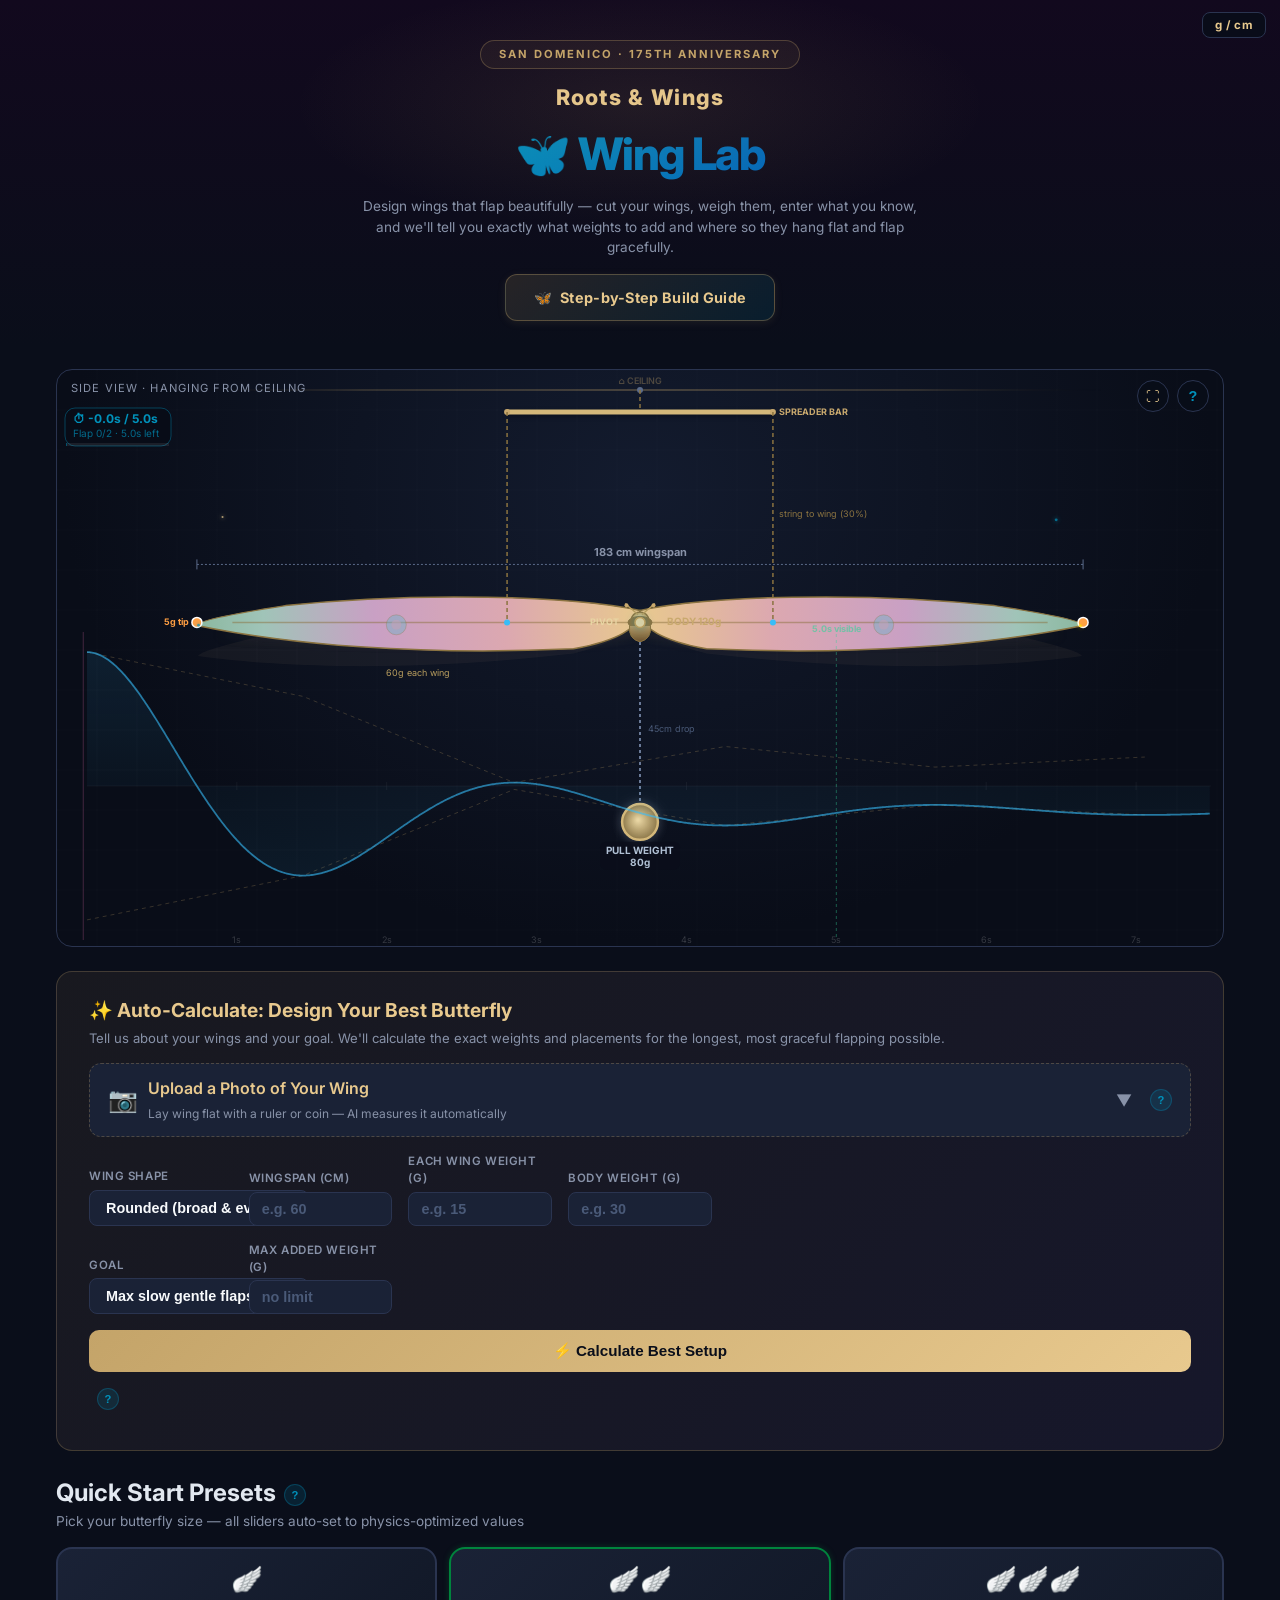
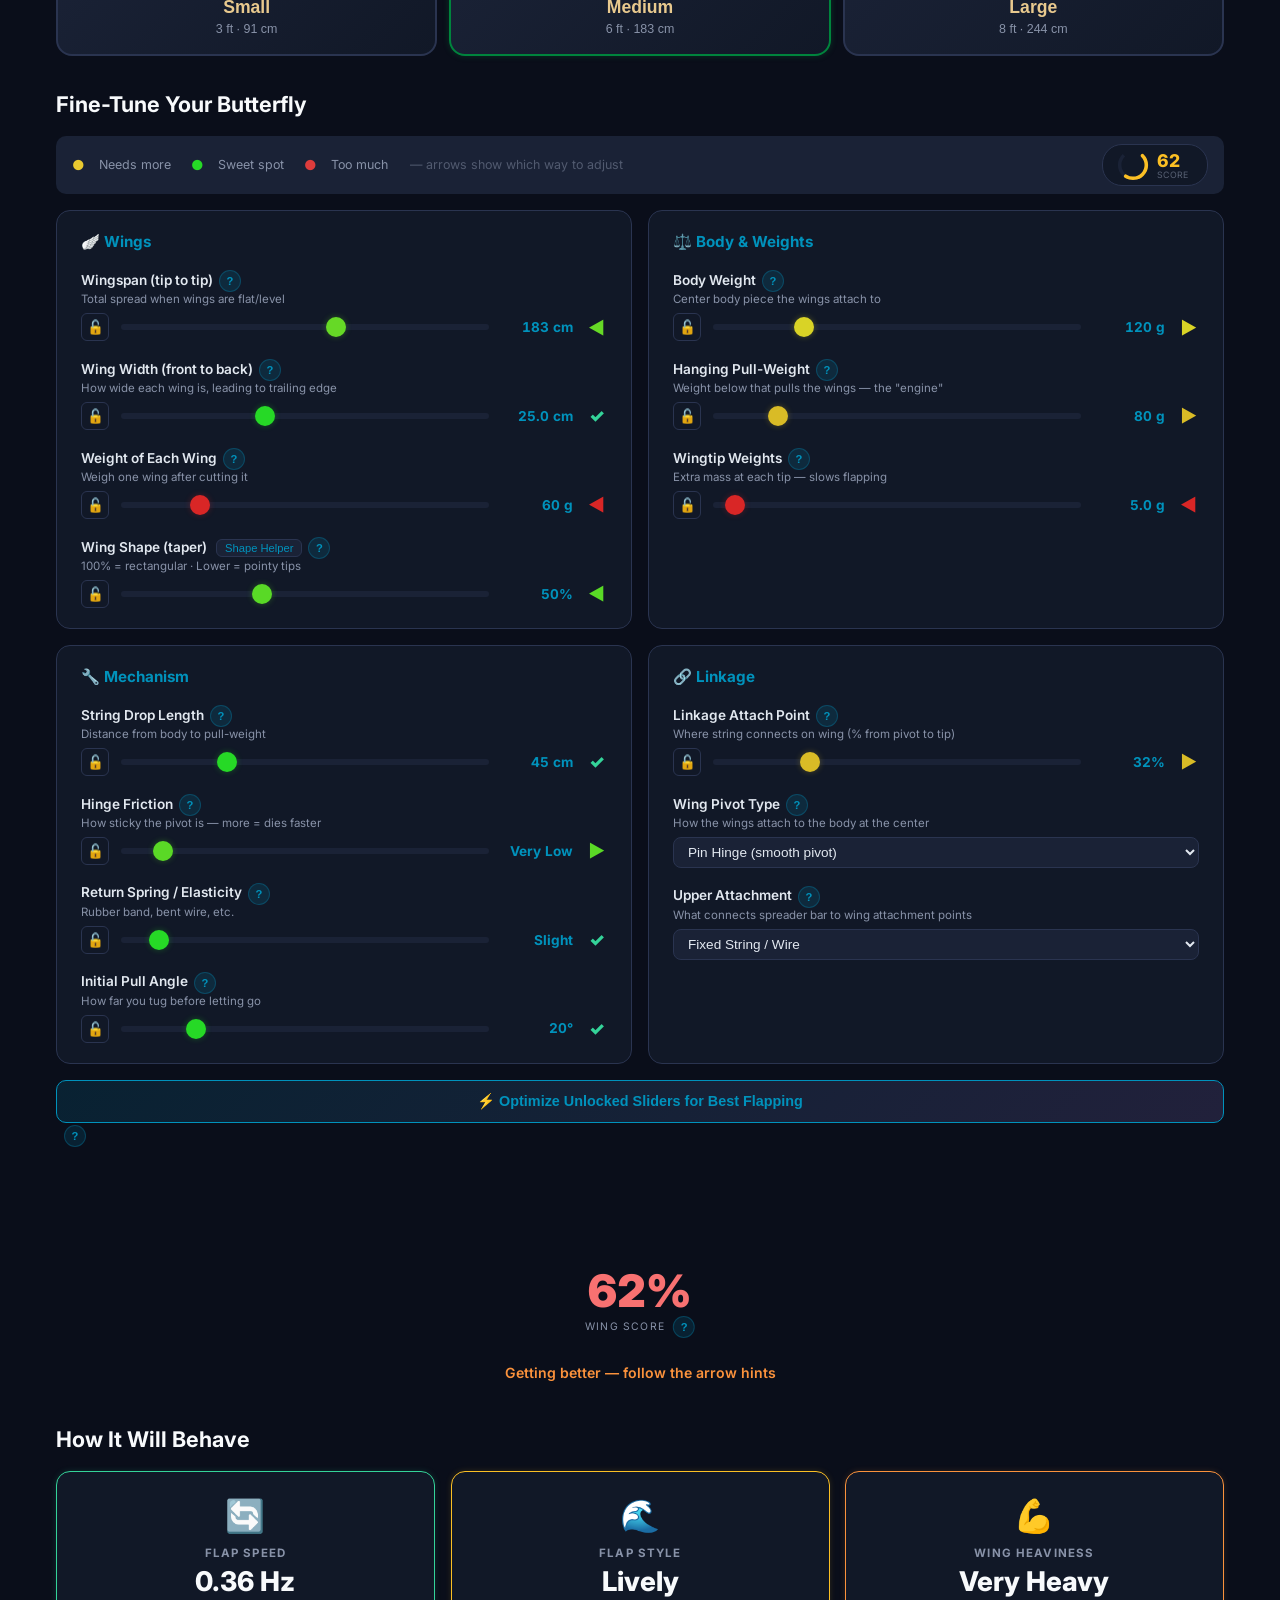
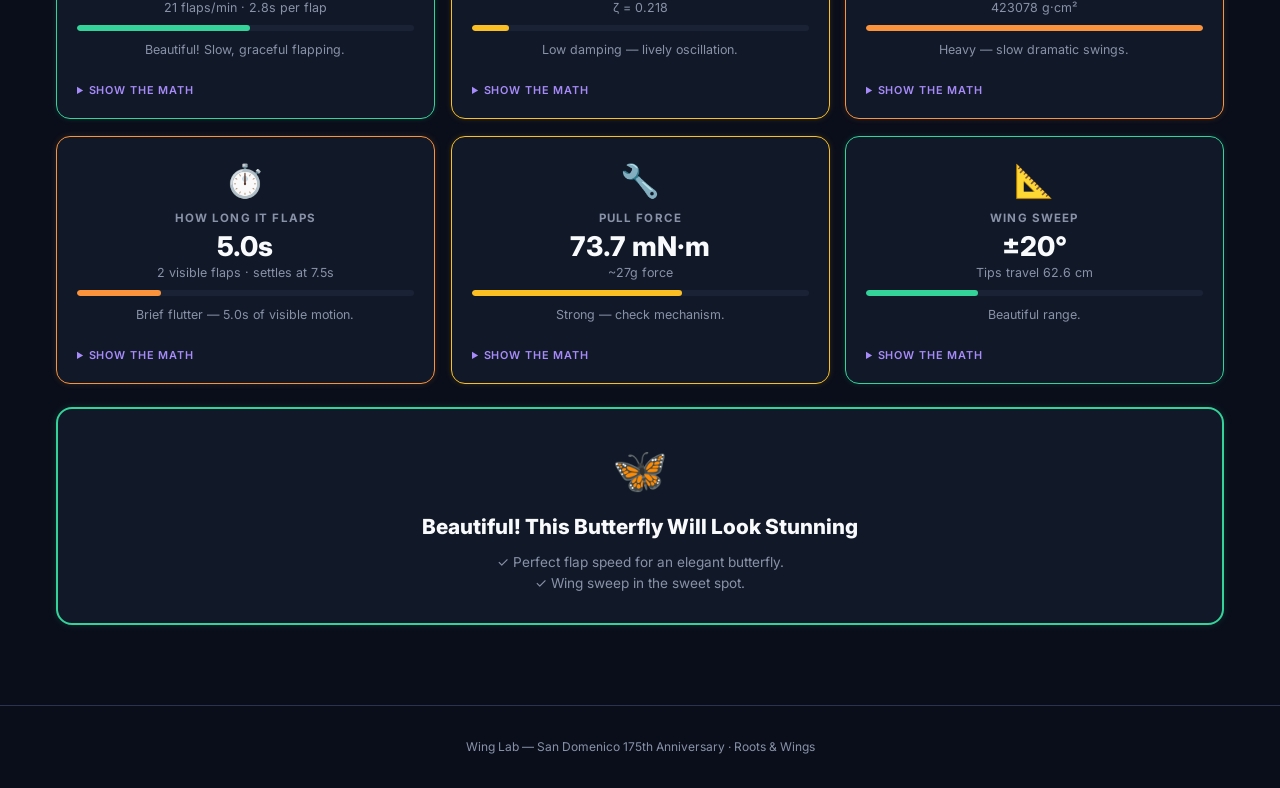
<file: butterfly-wing-lab.html>
<!DOCTYPE html>
<html lang="en">
<head>
  <meta charset="UTF-8">
  <meta name="viewport" content="width=device-width, initial-scale=1.0">
  <meta name="theme-color" content="#00843D">
  <meta name="apple-mobile-web-app-capable" content="yes">
  <meta name="apple-mobile-web-app-status-bar-style" content="black-translucent">
  <link rel="manifest" href="/manifest.json">
  <link rel="icon" type="image/svg+xml" href="/icon-192.svg">
  <link rel="apple-touch-icon" href="/icon-192.svg">
  <link rel="preconnect" href="https://fonts.googleapis.com">
  <link rel="preconnect" href="https://fonts.gstatic.com" crossorigin>
  <link href="https://fonts.googleapis.com/css2?family=Inter:wght@400;600;700;800;900&display=swap" rel="stylesheet">
  <title>Wing Lab — San Domenico 175th · Roots & Wings</title>
  <style>
:root {
  --bg-deep: #0a0e1a;
  --bg-card: #111827;
  --bg-surface: #1a2236;
  --border: #2a3450;
  --text: #e2e8f0;
  --text-dim: #8892a8;
  --text-bright: #f8fafc;
  --sd-green: #00843D;
  --sd-blue: #0057B8;
  --sd-yellow: #FFCD00;
  --sd-teal: #0092BC;
  --accent: #0092BC;
  --accent-glow: rgba(0, 146, 188, 0.3);
  --gold: #c4a469;
  --gold-light: #e8c98e;
  --green: #34d399;
  --green-dim: rgba(52, 211, 153, 0.15);
  --yellow: #fbbf24;
  --yellow-dim: rgba(251, 191, 36, 0.15);
  --orange: #fb923c;
  --orange-dim: rgba(251, 146, 60, 0.15);
  --red: #f87171;
  --red-dim: rgba(248, 113, 113, 0.15);
  --purple: #a78bfa;
}
*{margin:0;padding:0;box-sizing:border-box;touch-action:manipulation}
body{font-family:'Inter',-apple-system,BlinkMacSystemFont,'Segoe UI',sans-serif;background:var(--bg-deep);color:var(--text);line-height:1.5;min-height:100vh;-webkit-overflow-scrolling:touch}

header{text-align:center;padding:2.5rem 1rem 1.5rem;background:linear-gradient(180deg,#12091e 0%,var(--bg-deep) 100%);position:relative;overflow:hidden}
header::before{content:'';position:absolute;top:-20px;left:50%;transform:translateX(-50%);width:700px;height:250px;background:radial-gradient(ellipse,rgba(196,164,105,0.1) 0%,transparent 70%);pointer-events:none}
.gala-badge{display:inline-block;font-size:.7rem;font-weight:700;letter-spacing:.18em;text-transform:uppercase;color:var(--gold);border:1px solid rgba(196,164,105,0.3);padding:5px 18px;border-radius:20px;margin-bottom:.75rem;background:rgba(196,164,105,0.06)}
header h1{font-size:2.8rem;font-weight:800;letter-spacing:-.03em;background:linear-gradient(135deg,var(--sd-green) 0%,var(--sd-teal) 35%,var(--sd-blue) 70%,var(--gold-light) 100%);-webkit-background-clip:text;-webkit-text-fill-color:transparent;background-clip:text}
.gala-theme{font-size:1.35rem;font-weight:800;letter-spacing:.06em;color:var(--gold-light);margin-bottom:.5rem}
.header-desc{color:var(--text-dim);font-size:.85rem;margin-top:.5rem;max-width:560px;margin-left:auto;margin-right:auto;line-height:1.5}
main{max-width:1200px;margin:0 auto;padding:0 1rem 3rem}

#wing-viz-section{position:relative;margin:1.5rem 0;border-radius:16px;overflow:hidden;border:1px solid var(--border);background:radial-gradient(ellipse at 50% 20%,#131b2e 0%,#090d18 70%)}
#wingCanvas{display:block;width:100%;height:576px;touch-action:pan-y}
#anim-controls{position:absolute;bottom:14px;left:50%;transform:translateX(-50%);display:flex;gap:8px}
#anim-controls button{background:rgba(17,24,39,0.92);border:1px solid var(--border);color:var(--accent);padding:8px 20px;border-radius:10px;font-size:.85rem;font-weight:600;cursor:pointer;transition:background .2s,border-color .2s}
#anim-controls button:hover{background:rgba(56,189,248,0.15);border-color:var(--accent);transform:translateY(-1px)}
#anim-controls button.active{background:var(--accent);color:var(--bg-deep)}
#canvas-label{position:absolute;top:10px;left:14px;font-size:.7rem;color:var(--text-dim);text-transform:uppercase;letter-spacing:.1em}
#physics-math-btn{position:absolute;top:10px;right:14px;background:rgba(9,13,24,0.88);border:1px solid var(--border);color:var(--accent);width:32px;height:32px;border-radius:50%;font-size:.9rem;font-weight:700;cursor:pointer;transition:transform .2s,background .2s;display:flex;align-items:center;justify-content:center;z-index:10}
#physics-math-btn:hover{background:rgba(56,189,248,0.2);border-color:var(--accent);transform:scale(1.1)}
#fullscreen-btn{position:absolute;top:10px;right:54px;background:rgba(9,13,24,0.88);border:1px solid var(--border);color:var(--gold-light);width:32px;height:32px;border-radius:50%;font-size:.85rem;cursor:pointer;transition:transform .2s,background .2s;display:flex;align-items:center;justify-content:center;z-index:10;padding:0}
#fullscreen-btn:hover{background:rgba(196,164,105,0.2);border-color:var(--gold);transform:scale(1.1)}
/* Fullscreen mode */
#wing-viz-section.fullscreen{position:fixed;inset:0;z-index:10000;margin:0;border-radius:0;border:none}
#wing-viz-section.fullscreen #wingCanvas{height:100vh!important}
#wing-viz-section.fullscreen #fullscreen-btn{top:14px;right:58px}
#wing-viz-section.fullscreen #physics-math-btn{top:14px;right:18px}
#physics-modal-overlay{position:fixed;inset:0;z-index:10001;background:rgba(0,0,0,0.82);display:none;align-items:flex-start;justify-content:center;padding:1.5rem;overflow-y:auto;-webkit-overflow-scrolling:touch;touch-action:manipulation}
#physics-modal-overlay.open{display:flex}
#physics-modal{background:var(--bg-card);border:1px solid var(--border);border-radius:20px;max-width:680px;width:100%;max-height:none;padding:2rem 2.5rem;position:relative;box-shadow:0 8px 24px rgba(0,0,0,0.5);margin:1rem 0}
#physics-modal h3{font-size:1.15rem;color:var(--gold-light);margin:1.5rem 0 .5rem;font-weight:700}
#physics-modal h3:first-of-type{margin-top:.5rem}
#physics-modal .eq{font-family:'Cambria Math','Latin Modern Math','STIX Two Math',Georgia,serif;font-size:1.05rem;color:#e2e8f0;background:rgba(56,189,248,0.06);border:1px solid rgba(56,189,248,0.12);border-radius:12px;padding:1rem 1.25rem;margin:.75rem 0;line-height:1.8;overflow-x:auto}
#physics-modal .eq-label{font-size:.75rem;color:var(--accent);text-transform:uppercase;letter-spacing:.1em;margin-bottom:.25rem;font-family:Inter,system-ui,sans-serif}
#physics-modal p{font-size:.9rem;color:var(--text-soft);line-height:1.6;margin:.5rem 0}
#physics-modal .var-def{display:grid;grid-template-columns:auto 1fr;gap:4px 12px;font-size:.85rem;margin:.5rem 0}
#physics-modal .var-def dt{color:var(--accent);font-family:'Cambria Math',Georgia,serif;font-style:italic;text-align:right}
#physics-modal .var-def dd{color:var(--text-soft);margin:0}
#physics-modal-close{position:absolute;top:12px;right:16px;background:none;border:none;color:var(--text-dim);font-size:1.5rem;cursor:pointer;padding:8px 12px;border-radius:8px;transition:color .2s;-webkit-tap-highlight-color:rgba(196,164,105,0.3);touch-action:manipulation}
#physics-modal-close:hover{color:var(--text);background:var(--bg-surface)}

/* Auto-calc */
#auto-calc-section{margin:1.5rem 0;background:linear-gradient(135deg,rgba(196,164,105,0.08),rgba(167,139,250,0.08));border:1px solid rgba(196,164,105,0.25);border-radius:16px;padding:1.5rem 2rem;contain:layout style}
#auto-calc-section h2{font-size:1.2rem;font-weight:700;color:var(--gold-light);margin-bottom:.25rem}
.auto-desc{font-size:.82rem;color:var(--text-dim);margin-bottom:1rem;line-height:1.4}
.auto-row{display:grid;grid-template-columns:repeat(auto-fill,minmax(140px,1fr));gap:1rem;align-items:end;margin-bottom:1rem}
.auto-field{display:flex;flex-direction:column;gap:4px}
.auto-field span{font-size:.72rem;font-weight:600;color:var(--text-dim);text-transform:uppercase;letter-spacing:.05em}
.auto-field input,.auto-field select{background:var(--bg-surface);border:1px solid var(--border);color:var(--text-bright);padding:8px 12px;border-radius:8px;font-size:.9rem;width:100%;outline:none;font-weight:600}
.auto-field input:focus{border-color:var(--gold)}
.auto-field input::placeholder{color:#4a5a78}
#autoCalcBtn{grid-column:1/-1;background:linear-gradient(135deg,var(--gold),var(--gold-light));color:var(--bg-deep);border:none;padding:12px 24px;border-radius:10px;font-size:.95rem;font-weight:700;cursor:pointer;transition:transform .15s,box-shadow .15s;white-space:nowrap;width:100%}
#autoCalcBtn:hover{transform:translateY(-1px);box-shadow:0 4px 16px rgba(196,164,105,0.3)}
#auto-result{background:var(--bg-card);border:1px solid var(--border);border-radius:10px;padding:1rem 1.25rem;display:none;margin-top:.75rem}
#auto-result.visible{display:block}
#auto-result h3{font-size:.85rem;font-weight:700;color:var(--green);margin-bottom:.5rem}
.auto-result-grid{display:grid;grid-template-columns:repeat(auto-fit,minmax(150px,1fr));gap:.75rem}
.ari{text-align:center;padding:.5rem;background:var(--bg-surface);border-radius:8px;border:2px solid transparent;transition:border-color .3s}
.ari.highlight{border-color:var(--gold);background:rgba(196,164,105,0.08)}
.ari .ari-label{font-size:.68rem;color:var(--text-dim);text-transform:uppercase;letter-spacing:.06em;margin-bottom:2px}
.ari .ari-value{font-size:1.3rem;font-weight:800;color:var(--gold-light)}
.ari .ari-detail{font-size:.7rem;color:var(--text-dim)}

/* Controls */
#controls-section{margin:2rem 0;contain:layout style}
#controls-section h2,#dashboard-section h2,#plot-section h2{font-size:1.35rem;font-weight:700;margin-bottom:1rem;color:var(--text-bright)}
.controls-grid{display:grid;grid-template-columns:repeat(2,1fr);gap:1rem}
.control-group{background:var(--bg-card);border:1px solid var(--border);border-radius:14px;padding:1.25rem 1.5rem;transition:border-color .3s}
.control-group:hover{border-color:rgba(56,189,248,0.3)}
.control-group h3{font-size:.95rem;font-weight:700;margin-bottom:1rem;color:var(--accent)}
.control-group label{display:block;margin-bottom:1.1rem}
.control-group label:last-child{margin-bottom:0}
.label-text{display:block;font-size:.85rem;font-weight:600;color:var(--text)}
.label-detail{display:block;font-size:.72rem;color:var(--text-dim);margin-bottom:6px;line-height:1.3}
.slider-row{display:flex;align-items:center;gap:12px}
.slider-row input[type="range"]{flex:1;-webkit-appearance:none;appearance:none;height:6px;background:var(--bg-surface);border-radius:3px;outline:none;transition:background .2s;touch-action:manipulation}
.slider-row input[type="range"]:hover{background:#222d45}
.slider-row input[type="range"]::-webkit-slider-thumb{-webkit-appearance:none;width:20px;height:20px;border-radius:50%;background:var(--thumb-color,var(--accent));cursor:pointer;box-shadow:0 0 6px var(--thumb-glow,var(--accent-glow));transition:transform .15s,background .3s}
.slider-row input[type="range"]::-webkit-slider-thumb:hover{transform:scale(1.15)}
.slider-row input[type="range"]:active::-webkit-slider-thumb{transform:scale(1.25)}
.slider-row input[type="range"]::-moz-range-thumb{width:20px;height:20px;border-radius:50%;background:var(--thumb-color,var(--accent));cursor:pointer;border:none;transition:background .3s}
.slider-row output{min-width:72px;text-align:right;font-size:.85rem;font-weight:700;color:var(--accent);font-variant-numeric:tabular-nums}
.slider-hint{width:22px;font-size:1.1rem;text-align:center;font-weight:900;opacity:1;transition:opacity .3s,color .3s;flex-shrink:0;line-height:1}
.slider-lock{width:28px;height:28px;border:1px solid var(--border);background:transparent;color:var(--text-dim);border-radius:6px;cursor:pointer;font-size:.85rem;flex-shrink:0;display:flex;align-items:center;justify-content:center;transition:border-color .2s,color .2s;padding:0}
.slider-lock:hover{border-color:var(--accent);color:var(--accent)}
.slider-lock.locked{background:rgba(251,191,36,0.15);border-color:var(--yellow);color:var(--yellow)}
.slider-row.locked input[type="range"]{opacity:0.35;pointer-events:none}
.slider-row.locked output{opacity:0.5}
.slider-row.locked .slider-hint{opacity:0.2}
#optimize-btn{display:block;width:100%;margin-top:1rem;padding:12px;background:linear-gradient(135deg,rgba(0,146,188,0.15),rgba(167,139,248,0.15));border:1px solid var(--accent);color:var(--accent);border-radius:10px;font-size:.9rem;font-weight:700;cursor:pointer;transition:transform .2s,border-color .2s}
#optimize-btn:hover{background:rgba(0,146,188,0.25);transform:translateY(-1px);box-shadow:0 4px 16px rgba(0,146,188,0.2)}
.slider-row.computed output{color:var(--gold-light)}
.slider-row select{flex:1;background:var(--bg-surface);border:1px solid var(--border);color:var(--text);padding:6px 10px;border-radius:8px;font-size:.85rem;cursor:pointer;outline:none}
.slider-row select:focus{border-color:var(--accent)}

/* Speedometer Gauge */
#speedo-section{margin:2rem 0 1rem;text-align:center}
#speedo-wrap{position:relative;display:inline-block;width:280px;height:170px}
#speedo-canvas{width:280px;height:170px}
#speedo-value{position:absolute;bottom:12px;left:50%;transform:translateX(-50%);text-align:center;line-height:1}
#speedo-num{font-size:2.8rem;font-weight:900;color:var(--text-bright);transition:color .3s;font-variant-numeric:tabular-nums}
#speedo-label{font-size:.65rem;text-transform:uppercase;letter-spacing:.12em;color:var(--text-dim);margin-top:2px}
#speedo-msg{font-size:.88rem;font-weight:600;margin-top:6px;min-height:1.3em;transition:color .3s}
@media(max-width:600px){
  #speedo-wrap{width:240px;height:150px}
  #speedo-canvas{width:240px;height:150px}
  #speedo-num{font-size:2.2rem}
}

/* Dashboard */
#dashboard-section{margin:2.5rem 0 1.5rem;contain:layout style}
.dashboard-grid{display:grid;grid-template-columns:repeat(3,1fr);gap:1rem}
.metric-card{background:var(--bg-card);border:1px solid var(--border);border-radius:14px;padding:1.25rem;text-align:center;transition:border-color .3s;contain:layout style}
.metric-card:hover{transform:translateY(-2px);box-shadow:0 4px 20px rgba(0,0,0,0.3)}
.metric-card.status-great{border-color:var(--green);box-shadow:0 0 6px var(--green-dim)}
.metric-card.status-ok{border-color:var(--yellow);box-shadow:0 0 6px var(--yellow-dim)}
.metric-card.status-warn{border-color:var(--orange);box-shadow:0 0 6px var(--orange-dim)}
.metric-card.status-bad{border-color:var(--red);box-shadow:0 0 6px var(--red-dim)}
.metric-icon{font-size:2rem;margin-bottom:.3rem}
.metric-label{font-size:.72rem;font-weight:700;text-transform:uppercase;letter-spacing:.1em;color:var(--text-dim);margin-bottom:.25rem}
.metric-value{font-size:1.7rem;font-weight:800;color:var(--text-bright);line-height:1.2}
.metric-sublabel{font-size:.78rem;color:var(--text-dim);margin-bottom:.5rem}
.metric-bar-wrap{height:6px;background:var(--bg-surface);border-radius:3px;overflow:hidden;margin-bottom:.6rem}
.metric-bar{height:100%;border-radius:3px;transition:width .5s cubic-bezier(0.4,0,0.2,1),background .3s;width:0%}
.metric-explain{font-size:.78rem;color:var(--text-dim);line-height:1.4;min-height:2.5em}
.math-details{margin-top:.6rem;text-align:left}
.math-details summary{font-size:.68rem;color:var(--purple);cursor:pointer;text-transform:uppercase;letter-spacing:.08em;font-weight:600;user-select:none}
.math-details summary:hover{color:var(--accent)}
.math-content{margin-top:.5rem;font-size:.72rem;font-family:'SF Mono','Fira Code','Consolas',monospace;color:var(--text-dim);line-height:1.7;background:var(--bg-surface);padding:.75rem;border-radius:8px;white-space:pre-wrap;word-break:break-word}

/* Verdict */
#verdict-section{margin:1.5rem 0 2rem}
#verdict-box{background:var(--bg-card);border:2px solid var(--border);border-radius:16px;padding:1.75rem 2rem;text-align:center;transition:border-color .4s,box-shadow .4s}
#verdict-box.verdict-great{border-color:var(--green);box-shadow:0 0 8px var(--green-dim)}
#verdict-box.verdict-good{border-color:var(--yellow);box-shadow:0 0 8px var(--yellow-dim)}
#verdict-box.verdict-meh{border-color:var(--orange);box-shadow:0 0 8px var(--orange-dim)}
#verdict-box.verdict-bad{border-color:var(--red);box-shadow:0 0 8px var(--red-dim)}
#verdict-icon{font-size:2.8rem;margin-bottom:.4rem}
#verdict-text{font-size:1.3rem;font-weight:800;color:var(--text-bright);margin-bottom:.6rem}
#verdict-tips{font-size:.85rem;color:var(--text-dim);line-height:1.6;max-width:650px;margin:0 auto}
#verdict-tips strong{color:var(--text)}

/* Plot */
#plot-section{margin:2rem 0}
#plotCanvas{display:block;width:100%;height:200px;background:var(--bg-card);border:1px solid var(--border);border-radius:14px}

footer{text-align:center;padding:2rem 1rem;color:var(--text-dim);font-size:.75rem;border-top:1px solid var(--border)}

/* Preset buttons */
#presets-section{margin:1.5rem 0;contain:layout style}
.preset-btn{display:flex;flex-direction:column;align-items:center;gap:4px;padding:18px 16px;background:linear-gradient(135deg,var(--bg-surface),var(--bg-card));border:2px solid var(--border);border-radius:16px;cursor:pointer;transition:transform .2s,border-color .2s;color:var(--text);min-height:60px}
.preset-btn:hover{border-color:var(--gold);background:linear-gradient(135deg,rgba(196,164,105,0.08),var(--bg-card));transform:translateY(-2px);box-shadow:0 6px 20px rgba(196,164,105,0.15)}
.preset-btn:active{transform:translateY(0);box-shadow:none}
.preset-btn.active{border-color:var(--sd-green);box-shadow:0 0 6px rgba(0,132,61,0.3)}
.preset-icon{font-size:1.6rem;line-height:1}
.preset-label{font-size:1.1rem;font-weight:700;color:var(--gold-light)}
.preset-size{font-size:.78rem;color:var(--text-dim)}

@media(max-width:900px){.controls-grid{grid-template-columns:1fr}.dashboard-grid{grid-template-columns:repeat(2,1fr)}#auto-calc-section{padding:1.25rem 1rem}}
@media(max-width:600px){
  header{padding:1.5rem .75rem 1rem}
  header h1{font-size:1.8rem}
  .gala-theme{font-size:1.1rem}
  .header-desc{font-size:.88rem}
  main{padding:0 .5rem 2rem}
  section{margin:1rem 0!important}
  #wingCanvas{height:432px}
  #auto-calc-section{padding:1rem .75rem}
  .auto-row{grid-template-columns:1fr 1fr!important;gap:.75rem}
  #autoCalcBtn{padding:14px;font-size:1.05rem}
  .control-group{padding:.75rem}
  .control-group label .label-text{font-size:.92rem}
  .control-group label .label-detail{font-size:.82rem}
  .slider-row{gap:8px}
  .slider-row output{min-width:55px;font-size:.88rem}
  .slider-row input[type="range"]{height:36px}
  .slider-row input[type="range"]::-webkit-slider-thumb{width:44px;height:44px}
  .slider-row input[type="range"]::-moz-range-thumb{width:44px;height:44px}
  .slider-lock{width:44px;height:44px;font-size:1.1rem;border-radius:10px}
  .dashboard-grid{grid-template-columns:1fr}
  .metric-value{font-size:1.6rem}
  .metric-sublabel{font-size:.82rem}
  .metric-explain{font-size:.85rem}
  .auto-field span{font-size:.82rem}
  .ari .ari-label{font-size:.78rem}
  .ari .ari-detail{font-size:.78rem}
  .metric-label{font-size:.82rem}
  .math-content{font-size:.82rem}
  #speedo-label{font-size:.75rem}
  #canvas-label{font-size:.78rem}
  #openShapeModal{font-size:.82rem;padding:6px 14px;min-height:36px}
  #plotCanvas{height:160px}
  #verdict-box{padding:1rem}
  #verdict-box #verdict-text{font-size:1.05rem}
  #photo-dropzone{padding:1.25rem}
  footer{padding:1.5rem .5rem}
}
@media(max-width:380px){
  header h1{font-size:1.5rem}
  .auto-row{grid-template-columns:1fr!important}
  .gala-badge{font-size:.6rem;padding:4px 12px}
}
@keyframes guideFlap{0%,100%{transform:rotate(0deg) scaleX(1)}25%{transform:rotate(-8deg) scaleX(0.85)}50%{transform:rotate(0deg) scaleX(1)}75%{transform:rotate(8deg) scaleX(0.85)}}
.guide-btn{display:inline-flex;align-items:center;gap:8px;margin-top:1rem;padding:12px 28px;background:linear-gradient(135deg,rgba(196,164,105,0.15),rgba(0,146,188,0.12));border:1.5px solid rgba(196,164,105,0.35);color:var(--gold-light);font-size:.9rem;font-weight:700;border-radius:12px;text-decoration:none;transition:transform .2s,border-color .2s;box-shadow:0 2px 8px rgba(196,164,105,0.1);letter-spacing:.02em}
.guide-btn:hover{transform:translateY(-2px);box-shadow:0 4px 20px rgba(196,164,105,0.25);border-color:rgba(196,164,105,0.55);background:linear-gradient(135deg,rgba(196,164,105,0.22),rgba(0,146,188,0.18))}
.guide-btn .gb-fly{display:inline-block;transition:transform .3s}
.guide-btn:hover .gb-fly{animation:guideFlap .6s ease-in-out infinite}
#unit-toggle{position:absolute;top:12px;right:14px;background:rgba(9,13,24,0.88);border:1px solid var(--border);color:var(--gold-light);font-size:.72rem;font-weight:700;padding:5px 12px;border-radius:8px;cursor:pointer;transition:background .2s,border-color .2s;font-family:inherit;letter-spacing:.04em}
#unit-toggle:hover{background:rgba(196,164,105,0.15);border-color:var(--gold-light)}
#loading-overlay{position:fixed;inset:0;z-index:9999;background:var(--bg-deep);display:flex;flex-direction:column;align-items:center;justify-content:center;transition:opacity .5s;font-size:2rem}
#loading-overlay span{font-size:1rem;color:var(--text-dim);margin-top:1rem;font-weight:600}
#loading-overlay.fade-out{opacity:0;pointer-events:none}

/* Help Modal */
#help-modal-overlay{position:fixed;inset:0;z-index:10000;background:rgba(0,0,0,0.78);display:none;align-items:center;justify-content:center;padding:1rem;touch-action:manipulation}
#help-modal-overlay.open{display:flex}
#help-modal{background:var(--bg-card);border:1px solid var(--border);border-radius:20px;max-width:440px;width:100%;max-height:80vh;overflow-y:auto;padding:2rem;position:relative;box-shadow:0 8px 24px rgba(0,0,0,0.5)}
#help-modal-close{position:absolute;top:12px;right:16px;background:none;border:none;color:var(--text-dim);font-size:1.5rem;cursor:pointer;padding:8px 12px;border-radius:8px;transition:color .2s;-webkit-tap-highlight-color:rgba(196,164,105,0.3);touch-action:manipulation}
#help-modal-close:hover{color:var(--text);background:var(--bg-surface)}
#help-modal h3{font-size:1.2rem;font-weight:800;color:var(--gold-light);margin-bottom:.75rem;padding-right:2rem}
#help-modal .help-body{font-size:.92rem;color:var(--text);line-height:1.6;margin-bottom:1rem}
#help-modal .help-tip{background:rgba(0,132,61,0.1);border:1px solid rgba(0,132,61,0.25);border-radius:12px;padding:10px 14px;font-size:.85rem;color:var(--green);line-height:1.5}
#help-modal .help-tip::before{content:'💡 ';font-size:1rem}
.help-btn{display:inline-flex;align-items:center;justify-content:center;width:22px;height:22px;border-radius:50%;background:rgba(0,146,188,0.15);border:1px solid rgba(0,146,188,0.3);color:var(--accent);font-size:.7rem;font-weight:700;cursor:pointer;margin-left:6px;transition:transform .2s,background .2s;vertical-align:middle;flex-shrink:0;-webkit-tap-highlight-color:rgba(0,146,188,0.3);touch-action:manipulation}
.help-btn:hover{background:rgba(0,146,188,0.3);transform:scale(1.1)}
@media(max-width:600px){.help-btn{width:28px;height:28px;font-size:.8rem}}
  </style>
</head>
<body>
  <div id="loading-overlay">&#x1F98B;<span>Loading Wing Lab...</span></div>
  <header>
    <div class="gala-badge">San Domenico &middot; 175th Anniversary</div>
    <div class="gala-theme">Roots &amp; Wings</div>
    <h1>&#x1F98B; Wing Lab</h1>
    <p class="header-desc">Design wings that flap beautifully &mdash; cut your wings, weigh them, enter what you know, and we'll tell you exactly what weights to add and where so they hang flat and flap gracefully.</p>
    <a href="/instructions.html" class="guide-btn"><span class="gb-fly">&#x1F98B;</span> Step-by-Step Build Guide</a>
    <button id="unit-toggle" title="Switch metric / imperial" onclick="toggleUnits()">g / cm</button>
  </header>

  <main>
    <!-- Visualization -->
    <section id="wing-viz-section">
      <canvas id="wingCanvas" role="img" aria-label="Interactive butterfly wing simulation — drag the weight to flap"></canvas>
      <div id="anim-controls"></div>
      <div id="canvas-label">Side view &middot; hanging from ceiling</div>
      <button id="fullscreen-btn" title="Toggle fullscreen" onclick="toggleFullscreen()">&#x26F6;</button>
      <button id="physics-math-btn" title="View the physics equations" onclick="document.getElementById('physics-modal-overlay').classList.add('open')">?</button>
    </section>

    <!-- Physics Math Modal -->
    <div id="physics-modal-overlay" onclick="if(event.target===this)this.classList.remove('open')">
      <div id="physics-modal">
        <button id="physics-modal-close" onclick="this.parentElement.parentElement.classList.remove('open')">&times;</button>
        <h2 style="font-size:1.3rem;color:var(--gold-light);margin:0 0 .25rem;font-weight:800">&#x1F9EE; The Physics Behind the Flap</h2>
        <p style="color:var(--text-dim);font-size:.8rem;margin-bottom:1rem">Real equations &mdash; this is exactly what the simulator computes</p>

        <h3>&#9878;&#65039; Equation of Motion</h3>
        <p>Each wing pivots at the body. The angular acceleration <em>d&sup2;&theta;/dt&sup2;</em> comes from summing all torques and dividing by the moment of inertia:</p>
        <div class="eq">
          <div class="eq-label">Angular acceleration</div>
          I &middot; &theta;&#776; = &tau;<sub>pendulum</sub> + &tau;<sub>gravity</sub> + &tau;<sub>spring</sub> + &tau;<sub>elastic</sub> + &tau;<sub>friction</sub> + &tau;<sub>air drag</sub> &minus; c &middot; &theta;&#775;
        </div>

        <h3>&#128270; Torque Terms</h3>
        <div class="eq">
          <div class="eq-label">Pull weight pendulum (nonlinear)</div>
          &tau;<sub>pendulum</sub> = &minus;m<sub>pull</sub> &middot; g &middot; r<sub>link</sub> &middot; sin(&theta;)
        </div>
        <div class="eq">
          <div class="eq-label">Net gravitational bias (string tension vs wing weight)</div>
          &tau;<sub>gravity</sub> = &tau;<sub>net</sub> &middot; cos(&theta;)<br>
          <span style="font-size:.85rem;color:var(--text-dim)">where &tau;<sub>net</sub> = T &middot; r<sub>link</sub> &minus; (m<sub>wing</sub> &middot; g &middot; r<sub>cg</sub> + m<sub>tip</sub> &middot; g &middot; L)</span><br>
          <span style="font-size:.85rem;color:var(--text-dim)">and T = (m<sub>body</sub> + m<sub>pull</sub>) &middot; g / 2 &nbsp; (string tension per wing)</span>
        </div>
        <div class="eq">
          <div class="eq-label">Air drag (quadratic, opposes motion)</div>
          &tau;<sub>air</sub> = &minus;2 &middot; &frac12;&rho; C<sub>d</sub> A<sub>wing</sub> r<sub>cp</sub> &middot; v &middot; |v|<br>
          <span style="font-size:.85rem;color:var(--text-dim)">where v = &theta;&#775; &middot; L/2 (tip velocity) and C<sub>d</sub> = 1.2 (flat plate)</span>
        </div>

        <h3>&#128736;&#65039; Rest Angle</h3>
        <p>At equilibrium, the pendulum torque and gravitational bias cancel:</p>
        <div class="eq">
          <div class="eq-label">Static equilibrium</div>
          tan(&theta;<sub>rest</sub>) = &tau;<sub>net</sub> / (m<sub>pull</sub> &middot; g &middot; r<sub>link</sub>)
        </div>
        <p>When &tau;<sub>net</sub> &gt; 0 (heavy body/pull weight): wings tilt <strong>up</strong> (V-shape).<br>
        When &tau;<sub>net</sub> &lt; 0 (heavy wings): wings <strong>droop</strong> down.</p>

        <h3>&#128205; Body Drop Geometry</h3>
        <p>The butterfly hangs from a spreader bar by strings of fixed length. When the wings angle up by &theta;, the body must drop to maintain the string constraint:</p>
        <div class="eq">
          <div class="eq-label">Body drop from string geometry</div>
          &delta;(&theta;) = R &middot; sin(&theta;) &minus; d<sub>0</sub> + &radic;(d<sub>0</sub>&sup2; &minus; R&sup2; &middot; (cos(&theta;) &minus; 1)&sup2;)
        </div>
        <dl class="var-def">
          <dt>R</dt><dd>Linkage radius &mdash; distance from pivot to string attachment on wing</dd>
          <dt>d<sub>0</sub></dt><dd>Rest distance from spreader bar to pivot (string length at &theta;=0)</dd>
          <dt>&delta;</dt><dd>How far the body drops (positive = downward)</dd>
        </dl>
        <p>At small angles, &delta; &approx; R &middot; &theta; (linear). At 45&deg; the body drops &sim;70% of R. The pivot, body, wing attachment, and pull weight all move together.</p>

        <h3>&#128279; Inextensible Pull String</h3>
        <p>The lower string (body &rarr; weight) has <strong>fixed length</strong> &mdash; no elasticity. The pull weight&rsquo;s position is determined entirely by the body drop:</p>
        <div class="eq">
          <div class="eq-label">Weight position (fixed string constraint)</div>
          y<sub>weight</sub> = y<sub>body</sub> + L<sub>body</sub> + L<sub>string</sub>
        </div>
        <dl class="var-def">
          <dt>y<sub>body</sub></dt><dd>Body top position = rest position + &delta;(&theta;)</dd>
          <dt>L<sub>body</sub></dt><dd>Body length (head to abdomen)</dd>
          <dt>L<sub>string</sub></dt><dd>Drop string length (constant, set by slider)</dd>
        </dl>
        <p>When you pull the weight, you&rsquo;re not stretching the string &mdash; you&rsquo;re pulling the body down, which forces the wings up through the upper string geometry. The weight only moves as far as the wing angle allows the body to drop.</p>

        <h3>&#9881;&#65039; Moment of Inertia</h3>
        <div class="eq">
          <div class="eq-label">Total rotational inertia</div>
          I = 2(I<sub>wing</sub> + I<sub>tip</sub>) + I<sub>pull</sub><br>
          <span style="font-size:.85rem;color:var(--text-dim)">I<sub>wing</sub> = m<sub>wing</sub> &middot; L&sup2; &middot; (1+3&lambda;) / (6(1+&lambda;)) &nbsp; (&lambda; = taper ratio)</span><br>
          <span style="font-size:.85rem;color:var(--text-dim)">I<sub>tip</sub> = m<sub>tip</sub> &middot; L&sup2; &nbsp; (point mass at tip)</span><br>
          <span style="font-size:.85rem;color:var(--text-dim)">I<sub>pull</sub> = m<sub>pull</sub> &middot; r<sub>link</sub>&sup2; &nbsp; (weight on linkage arm)</span>
        </div>

        <h3>&#127926; Natural Frequency</h3>
        <div class="eq">
          <div class="eq-label">Linearized stiffness near rest</div>
          k<sub>eff</sub> = m<sub>pull</sub> g r<sub>link</sub> cos(&theta;<sub>rest</sub>) + &tau;<sub>net</sub> sin(&theta;<sub>rest</sub>) + k<sub>spring</sub> + k<sub>elastic</sub>
        </div>
        <div class="eq">
          <div class="eq-label">Damped natural frequency</div>
          &omega;<sub>n</sub> = &radic;(k<sub>eff</sub> / I) &nbsp;&nbsp;&nbsp; f<sub>d</sub> = &omega;<sub>n</sub>&radic;(1&minus;&zeta;&sup2;) / 2&pi;
        </div>

        <h3>&#128187; Numerical Integration</h3>
        <p>4th-order Runge-Kutta (RK4) at 120 Hz timestep. Captures nonlinear large-angle dynamics, air drag v&sup2; effects, and Coulomb friction transitions that closed-form solutions miss.</p>

        <h3>&#128065;&#65039; Perceptibility Analysis</h3>
        <p>Flap duration uses human motion perception thresholds at 3m viewing distance:</p>
        <dl class="var-def">
          <dt>Displacement</dt><dd>&ge; 5mm tip movement (visual acuity threshold at gala distance)</dd>
          <dt>Velocity</dt><dd>&ge; 5mm/s tip speed (motion detection threshold)</dd>
        </dl>
        <p>A flap is "visible" only when <strong>both</strong> thresholds are exceeded simultaneously.</p>

        <div style="margin-top:1.5rem;padding-top:1rem;border-top:1px solid var(--border);color:var(--text-dim);font-size:.75rem">
          Wing Lab &middot; San Domenico 175th Anniversary Gala &middot; Physics engine v3.0
        </div>
      </div>
    </div>

    <!-- AUTO-CALCULATE -->
    <section id="auto-calc-section">
      <h2>&#10024; Auto-Calculate: Design Your Best Butterfly</h2>
      <p class="auto-desc">Tell us about your wings and your goal. We'll calculate the exact weights and placements for the longest, most graceful flapping possible.</p>

      <!-- PHOTO UPLOAD -->
      <div id="photo-panel">
        <div id="photo-toggle" style="cursor:pointer;display:flex;align-items:center;gap:10px;margin-bottom:1rem;padding:12px 18px;background:var(--bg-surface);border:1px dashed rgba(196,164,105,0.3);border-radius:12px;transition:border-color .2s">
          <span style="font-size:1.5rem">&#128247;</span>
          <div><span style="font-weight:600;color:var(--gold-light)">Upload a Photo of Your Wing</span><br><span style="font-size:.75rem;color:var(--text-dim)">Lay wing flat with a ruler or coin &mdash; AI measures it automatically</span></div>
          <span id="photo-arrow" style="margin-left:auto;color:var(--text-dim);transition:transform .2s">&#9660;</span>
        </div>
        <div id="photo-inner" style="display:none;padding:0 0 1.5rem">
          <div id="photo-dropzone" style="border:2px dashed var(--border);border-radius:12px;padding:2rem;text-align:center;cursor:pointer;transition:border-color .2s,background .2s;margin-bottom:1rem">
            <input type="file" id="wingPhotoInput" accept="image/*" style="display:none">
            <input type="file" id="wingCameraInput" accept="image/*" capture="environment" style="display:none">
            <div id="photo-placeholder">
              <div style="font-size:2.5rem;margin-bottom:.5rem;opacity:0.5">&#128247;</div>
              <div style="color:var(--text-dim)"><span style="color:var(--accent);text-decoration:underline;cursor:pointer" id="photoCameraBtn">Take a photo</span> or <span style="color:var(--accent);text-decoration:underline;cursor:pointer" id="photoSelectBtn">choose from gallery</span></div>
              <div style="font-size:.72rem;margin-top:.5rem;color:var(--text-dim);opacity:0.6">Lay your wing flat with a ruler or coin for scale &middot; JPEG recommended</div>
            </div>
            <img id="photo-preview" style="display:none;max-width:100%;max-height:300px;border-radius:8px;margin:0 auto">
            <button id="photo-retake" style="display:none;margin-top:8px;padding:6px 16px;background:transparent;border:1px solid var(--border);color:var(--text-dim);border-radius:8px;font-size:.78rem;cursor:pointer">&#128247; Retake photo</button>
          </div>
          <!-- Photo guide -->
          <details id="photo-guide" open style="margin-bottom:1rem">
            <summary style="font-size:.82rem;font-weight:600;color:var(--accent);cursor:pointer;user-select:none;padding:6px 0">&#9432; How to take a great wing photo</summary>
            <div style="font-size:.78rem;color:var(--text-dim);line-height:1.6;padding:.75rem;background:var(--bg-surface);border-radius:10px;margin-top:.5rem">
              <p style="margin:0 0 .75rem"><strong style="color:var(--text)">1. Lay the wing flat</strong> on a plain, contrasting surface. Press edges flat if they curl. Use dark paper under light wings, white paper under dark wings.</p>
              <p style="margin:0 0 .75rem"><strong style="color:var(--text)">2. Place a reference object</strong> on the SAME flat surface (not overlapping the wing) so AI can measure real-world size:</p>
              <div style="display:grid;grid-template-columns:repeat(auto-fit,minmax(140px,1fr));gap:8px;margin:8px 0 12px;padding:10px;background:rgba(56,189,248,0.06);border-radius:8px;border:1px solid rgba(56,189,248,0.12)">
                <div>&#128207; <strong style="color:var(--accent)">Ruler</strong> (best!) &mdash; place along the wing, markings visible</div>
                <div>&#128179; <strong style="color:var(--accent)">Credit card</strong> &mdash; 8.56 &times; 5.40 cm</div>
                <div>&#128181; <strong style="color:var(--accent)">Dollar bill</strong> &mdash; 15.6 &times; 6.6 cm</div>
                <div>&#129689; <strong style="color:var(--accent)">US quarter</strong> &mdash; 2.43 cm diameter</div>
                <div>&#128196; <strong style="color:var(--accent)">Letter paper</strong> &mdash; lay wing ON it (27.9 &times; 21.6 cm)</div>
                <div>&#128203; <strong style="color:var(--accent)">Sticky note</strong> &mdash; 7.6 &times; 7.6 cm</div>
              </div>
              <p style="margin:0 0 .75rem"><strong style="color:var(--text)">3. Lighting:</strong> Even, diffused light. No harsh shadows. Near a window is great. No flash!</p>
              <p style="margin:0 0 .75rem"><strong style="color:var(--text)">4. Angle:</strong> Shoot straight down (bird's-eye). Keep your phone level and parallel to the table. Hold about 30&ndash;40 cm (12&ndash;16 in) above the wing.</p>
              <p style="margin:0 0 .75rem"><strong style="color:var(--text)">5. Frame it:</strong> Get the <em>whole wing</em> + <em>whole reference</em> in the shot. Don't crop the edges.</p>
              <p style="margin:0;font-size:.72rem;opacity:0.7">You can photograph one wing or both &mdash; the AI handles either. Make sure your hand doesn't cast a shadow on the wing.</p>
            </div>
          </details>
          <div id="photo-status" style="display:none;margin-top:1rem;padding:12px 16px;background:var(--bg-surface);border-radius:10px;font-size:.85rem"></div>
        </div>
      </div>

      <div class="auto-row">
        <div class="auto-field" style="min-width:220px">
          <span>Wing Shape</span>
          <select id="ac-shape">
            <option value="monarch">Monarch (wide base, narrow tips)</option>
            <option value="swallowtail">Swallowtail (wide mid-wing)</option>
            <option value="luna">Luna Moth (long &amp; narrow)</option>
            <option value="rounded" selected>Rounded (broad &amp; even)</option>
          </select>
        </div>
        <div class="auto-field">
          <span>Wingspan (cm)</span>
          <input type="number" id="ac-wingspan" placeholder="e.g. 60" value="">
        </div>
        <div class="auto-field">
          <span>Each Wing Weight (g)</span>
          <input type="number" id="ac-wingWeight" placeholder="e.g. 15" value="">
        </div>
        <div class="auto-field">
          <span>Body Weight (g)</span>
          <input type="number" id="ac-bodyWeight" placeholder="e.g. 30" value="">
        </div>
      </div>
      <div class="auto-row" style="margin-top:.75rem">
        <div class="auto-field" style="min-width:220px">
          <span>Goal</span>
          <select id="ac-goal">
            <option value="long" selected>Max slow gentle flaps</option>
            <option value="moderate">Moderate (balanced)</option>
            <option value="lively">Quick lively flutters</option>
          </select>
        </div>
        <div class="auto-field">
          <span>Max Added Weight (g)</span>
          <input type="number" id="ac-maxWeight" placeholder="no limit" value="">
        </div>
        <button id="autoCalcBtn">&#9889; Calculate Best Setup</button>
      </div>
      <div id="auto-result">
        <h3 id="auto-result-title">&#10003; Your Optimal Build Sheet</h3>
        <div class="auto-result-grid" id="auto-result-grid"></div>
        <p id="auto-result-note" style="margin-top:.75rem;font-size:.78rem;color:var(--text-dim);line-height:1.4"></p>
      </div>
    </section>

    <!-- Quick Start Presets -->
    <section id="presets-section">
      <h2>Quick Start Presets</h2>
      <p style="font-size:.85rem;color:var(--text-dim);margin-bottom:1rem">Pick your butterfly size — all sliders auto-set to physics-optimized values</p>
      <div style="display:grid;grid-template-columns:repeat(auto-fit,minmax(160px,1fr));gap:12px">
        <button class="preset-btn" data-preset="small">
          <span class="preset-icon">&#x1FABD;</span>
          <span class="preset-label">Small</span>
          <span class="preset-size">3 ft &middot; 91 cm</span>
        </button>
        <button class="preset-btn" data-preset="medium">
          <span class="preset-icon">&#x1FABD;&#x1FABD;</span>
          <span class="preset-label">Medium</span>
          <span class="preset-size">6 ft &middot; 183 cm</span>
        </button>
        <button class="preset-btn" data-preset="large">
          <span class="preset-icon">&#x1FABD;&#x1FABD;&#x1FABD;</span>
          <span class="preset-label">Large</span>
          <span class="preset-size">8 ft &middot; 244 cm</span>
        </button>
      </div>
    </section>

    <!-- Controls -->
    <section id="controls-section">
      <h2>Fine-Tune Your Butterfly</h2>
      <div style="display:flex;align-items:center;gap:14px;padding:8px 16px;margin-bottom:1rem;font-size:.78rem;color:var(--text-dim);background:var(--bg-surface);border-radius:10px;flex-wrap:wrap">
        <span style="color:hsl(50,80%,55%);font-size:1.1em">&#9679;</span> Needs more <span style="color:hsl(120,70%,50%);font-size:1.1em;margin-left:6px">&#9679;</span> Sweet spot <span style="color:hsl(0,70%,55%);font-size:1.1em;margin-left:6px">&#9679;</span> Too much
        <span style="opacity:0.5;margin-left:8px">&mdash; arrows show which way to adjust</span>
        <span id="perfGauge" style="margin-left:auto;display:flex;align-items:center;gap:8px;padding:4px 14px;background:var(--bg-card);border:1px solid var(--border);border-radius:20px">
          <svg width="32" height="32" viewBox="0 0 36 36" style="flex-shrink:0">
            <circle cx="18" cy="18" r="15" fill="none" stroke="var(--bg-surface)" stroke-width="4" stroke-dasharray="70.7 23.6" stroke-dashoffset="-11.8" transform="rotate(-90 18 18)"/>
            <circle id="perfArc" cx="18" cy="18" r="15" fill="none" stroke="#34d399" stroke-width="4" stroke-dasharray="0 94.2" stroke-dashoffset="-11.8" transform="rotate(-90 18 18)" stroke-linecap="round" style="transition:stroke-dasharray .5s,stroke .3s"/>
          </svg>
          <div style="line-height:1.1;min-width:36px">
            <div id="perfNum" style="font-size:1.1rem;font-weight:800;color:#34d399;transition:color .3s">0</div>
            <div style="font-size:.55rem;text-transform:uppercase;letter-spacing:.04em;opacity:0.6">score</div>
          </div>
        </span>
      </div>
      <div class="controls-grid">
        <div class="control-group">
          <h3>&#x1FABD; Wings</h3>
          <label><span class="label-text">Wingspan (tip to tip)</span><span class="label-detail">Total spread when wings are flat/level</span><div class="slider-row"><input type="range" id="wingspan" min="15" max="300" step="1" value="60"><output id="wingspan-val">60 cm</output></div></label>
          <label><span class="label-text">Wing Width (front to back)</span><span class="label-detail">How wide each wing is, leading to trailing edge</span><div class="slider-row"><input type="range" id="chord" min="3" max="60" step="0.5" value="10"><output id="chord-val">10 cm</output></div></label>
          <label><span class="label-text">Weight of Each Wing</span><span class="label-detail">Weigh one wing after cutting it</span><div class="slider-row"><input type="range" id="wingWeight" min="1" max="300" step="1" value="15"><output id="wingWeight-val">15 g</output></div></label>
          <label><span class="label-text">Wing Shape (taper) <button id="openShapeModal" style="font-size:.7rem;padding:2px 8px;background:var(--bg-surface);border:1px solid var(--border);color:var(--accent);border-radius:6px;cursor:pointer;margin-left:6px">Shape Helper</button></span><span class="label-detail">100% = rectangular &middot; Lower = pointy tips</span><div class="slider-row"><input type="range" id="taper" min="20" max="100" step="5" value="50"><output id="taper-val">50%</output></div></label>
        </div>
        <div class="control-group">
          <h3>&#9878;&#65039; Body & Weights</h3>
          <label><span class="label-text">Body Weight</span><span class="label-detail">Center body piece the wings attach to</span><div class="slider-row"><input type="range" id="bodyWeight" min="5" max="500" step="1" value="30"><output id="bodyWeight-val">30 g</output></div></label>
          <label><span class="label-text">Hanging Pull-Weight</span><span class="label-detail">Weight below that pulls the wings &mdash; the "engine"</span><div class="slider-row"><input type="range" id="pullWeight" min="1" max="500" step="1" value="20"><output id="pullWeight-val">20 g</output></div></label>
          <label><span class="label-text">Wingtip Weights</span><span class="label-detail">Extra mass at each tip &mdash; slows flapping</span><div class="slider-row"><input type="range" id="tipWeight" min="0" max="150" step="0.5" value="2"><output id="tipWeight-val">2 g</output></div></label>
        </div>
        <div class="control-group">
          <h3>&#128295; Mechanism</h3>
          <label><span class="label-text">String Drop Length</span><span class="label-detail">Distance from body to pull-weight</span><div class="slider-row"><input type="range" id="stringLength" min="5" max="150" step="1" value="25"><output id="stringLength-val">25 cm</output></div></label>
          <label><span class="label-text">Hinge Friction</span><span class="label-detail">How sticky the pivot is &mdash; more = dies faster</span><div class="slider-row"><input type="range" id="friction" min="1" max="100" step="1" value="15"><output id="friction-val">Low</output></div></label>
          <label><span class="label-text">Return Spring / Elasticity</span><span class="label-detail">Rubber band, bent wire, etc.</span><div class="slider-row"><input type="range" id="springK" min="0" max="100" step="1" value="10"><output id="springK-val">Slight</output></div></label>
          <label><span class="label-text">Initial Pull Angle</span><span class="label-detail">How far you tug before letting go</span><div class="slider-row"><input type="range" id="initialPull" min="5" max="85" step="1" value="25"><output id="initialPull-val">25&deg;</output></div></label>
        </div>
        <div class="control-group">
          <h3>&#128279; Linkage</h3>
          <label><span class="label-text">Linkage Attach Point</span><span class="label-detail">Where string connects on wing (% from pivot to tip)</span><div class="slider-row"><input type="range" id="linkagePoint" min="10" max="90" step="5" value="30"><output id="linkagePoint-val">30%</output></div></label>
          <label><span class="label-text">Wing Pivot Type</span><span class="label-detail">How the wings attach to the body at the center</span><div class="slider-row"><select id="pivotType"><option value="pin">Pin Hinge (smooth pivot)</option><option value="living">Living Hinge (bent material)</option><option value="friction">Friction Hinge (tight pivot)</option></select></div></label>
          <label><span class="label-text">Upper Attachment</span><span class="label-detail">What connects spreader bar to wing attachment points</span><div class="slider-row"><select id="upperAttach"><option value="string" selected>Fixed String / Wire</option><option value="elastic">Elastic / Bungee Cord</option></select></div></label>
          <label id="elasticRow" style="display:none"><span class="label-text">Elastic Stiffness</span><span class="label-detail">How stretchy the bungee cord is</span><div class="slider-row"><input type="range" id="elasticK" min="1" max="100" step="1" value="30"><output id="elasticK-val">Moderate</output></div></label>
        </div>
      </div>
      <button id="optimize-btn">&#9889; Optimize Unlocked Sliders for Best Flapping</button>
    </section>

    <!-- Speedometer Gauge -->
    <section id="speedo-section">
      <div id="speedo-wrap">
        <canvas id="speedo-canvas" role="img" aria-label="Wing design quality score gauge"></canvas>
        <div id="speedo-value">
          <div id="speedo-num">0</div>
          <div id="speedo-label">Wing Score</div>
        </div>
      </div>
      <div id="speedo-msg">Adjust sliders to reach 100%</div>
    </section>

    <!-- Dashboard -->
    <section id="dashboard-section">
      <h2>How It Will Behave</h2>
      <div class="dashboard-grid">
        <div class="metric-card" id="card-freq"><div class="metric-icon">&#128260;</div><div class="metric-label">Flap Speed</div><div class="metric-value" id="freq-val">&mdash;</div><div class="metric-sublabel" id="freq-sub"></div><div class="metric-bar-wrap"><div class="metric-bar" id="freq-bar"></div></div><div class="metric-explain" id="freq-explain"></div><details class="math-details"><summary>Show the math</summary><div class="math-content" id="freq-math"></div></details></div>
        <div class="metric-card" id="card-damping"><div class="metric-icon">&#127754;</div><div class="metric-label">Flap Style</div><div class="metric-value" id="damping-val">&mdash;</div><div class="metric-sublabel" id="damping-sub"></div><div class="metric-bar-wrap"><div class="metric-bar" id="damping-bar"></div></div><div class="metric-explain" id="damping-explain"></div><details class="math-details"><summary>Show the math</summary><div class="math-content" id="damping-math"></div></details></div>
        <div class="metric-card" id="card-inertia"><div class="metric-icon">&#128170;</div><div class="metric-label">Wing Heaviness</div><div class="metric-value" id="inertia-val">&mdash;</div><div class="metric-sublabel" id="inertia-sub"></div><div class="metric-bar-wrap"><div class="metric-bar" id="inertia-bar"></div></div><div class="metric-explain" id="inertia-explain"></div><details class="math-details"><summary>Show the math</summary><div class="math-content" id="inertia-math"></div></details></div>
        <div class="metric-card" id="card-duration"><div class="metric-icon">&#9201;&#65039;</div><div class="metric-label">How Long It Flaps</div><div class="metric-value" id="duration-val">&mdash;</div><div class="metric-sublabel" id="duration-sub"></div><div class="metric-bar-wrap"><div class="metric-bar" id="duration-bar"></div></div><div class="metric-explain" id="duration-explain"></div><details class="math-details"><summary>Show the math</summary><div class="math-content" id="duration-math"></div></details></div>
        <div class="metric-card" id="card-torque"><div class="metric-icon">&#128295;</div><div class="metric-label">Pull Force</div><div class="metric-value" id="torque-val">&mdash;</div><div class="metric-sublabel" id="torque-sub"></div><div class="metric-bar-wrap"><div class="metric-bar" id="torque-bar"></div></div><div class="metric-explain" id="torque-explain"></div><details class="math-details"><summary>Show the math</summary><div class="math-content" id="torque-math"></div></details></div>
        <div class="metric-card" id="card-amplitude"><div class="metric-icon">&#128208;</div><div class="metric-label">Wing Sweep</div><div class="metric-value" id="amplitude-val">&mdash;</div><div class="metric-sublabel" id="amplitude-sub"></div><div class="metric-bar-wrap"><div class="metric-bar" id="amplitude-bar"></div></div><div class="metric-explain" id="amplitude-explain"></div><details class="math-details"><summary>Show the math</summary><div class="math-content" id="amplitude-math"></div></details></div>
      </div>
    </section>

    <section id="verdict-section">
      <div id="verdict-box"><div id="verdict-icon"></div><div id="verdict-text"></div><div id="verdict-tips"></div></div>
    </section>

    <!-- Plot now integrated into wing canvas above -->
    <section id="plot-section" style="display:none">
      <canvas id="plotCanvas"></canvas>
    </section>
    <!-- Wing Shape Modal -->
    <div id="shape-modal" style="display:none;position:fixed;inset:0;z-index:5000;background:rgba(0,0,0,0.82);align-items:center;justify-content:center;touch-action:manipulation">
      <div style="background:var(--bg-card);border:1px solid var(--border);border-radius:16px;max-width:500px;width:90%;max-height:90vh;overflow-y:auto;padding:1.5rem 2rem;position:relative">
        <button id="shape-modal-close" style="position:absolute;top:8px;right:8px;background:none;border:none;color:var(--text-dim);font-size:1.5rem;cursor:pointer;width:44px;height:44px;display:flex;align-items:center;justify-content:center">&times;</button>
        <h3 style="color:var(--gold-light);margin-bottom:.75rem">Wing Shape Helper</h3>
        <p style="font-size:.82rem;color:var(--text-dim);margin-bottom:1rem">Pick a shape that matches your wing, or describe it. We'll set the taper and dimensions for you.</p>
        <div id="shape-presets" style="display:grid;grid-template-columns:1fr 1fr;gap:10px;margin-bottom:1.5rem">
          <button class="shape-btn" data-shape="monarch" data-taper="35" data-desc="Wide at the base, narrows to rounded tips" style="padding:14px;background:var(--bg-surface);border:1px solid var(--border);border-radius:12px;cursor:pointer;text-align:center;color:var(--text);transition:border-color .2s">
            <div style="font-size:2rem;margin-bottom:4px">&#x1F98B;</div>
            <div style="font-weight:700;font-size:.9rem">Monarch</div>
            <div style="font-size:.7rem;color:var(--text-dim);margin-top:2px">Wide base, narrow tips</div>
          </button>
          <button class="shape-btn" data-shape="swallowtail" data-taper="45" data-desc="Widest at mid-wing with dramatic taper" style="padding:14px;background:var(--bg-surface);border:1px solid var(--border);border-radius:12px;cursor:pointer;text-align:center;color:var(--text);transition:border-color .2s">
            <div style="font-size:2rem;margin-bottom:4px">&#127807;</div>
            <div style="font-weight:700;font-size:.9rem">Swallowtail</div>
            <div style="font-size:.7rem;color:var(--text-dim);margin-top:2px">Wide middle, pointed tips</div>
          </button>
          <button class="shape-btn" data-shape="luna" data-taper="30" data-desc="Long and narrow with elegant trailing edges" style="padding:14px;background:var(--bg-surface);border:1px solid var(--border);border-radius:12px;cursor:pointer;text-align:center;color:var(--text);transition:border-color .2s">
            <div style="font-size:2rem;margin-bottom:4px">&#127769;</div>
            <div style="font-weight:700;font-size:.9rem">Luna Moth</div>
            <div style="font-size:.7rem;color:var(--text-dim);margin-top:2px">Long, narrow, elegant</div>
          </button>
          <button class="shape-btn" data-shape="rounded" data-taper="70" data-desc="Broad and evenly rounded" style="padding:14px;background:var(--bg-surface);border:1px solid var(--border);border-radius:12px;cursor:pointer;text-align:center;color:var(--text);transition:border-color .2s">
            <div style="font-size:2rem;margin-bottom:4px">&#128155;</div>
            <div style="font-weight:700;font-size:.9rem">Rounded</div>
            <div style="font-size:.7rem;color:var(--text-dim);margin-top:2px">Broad, even shape</div>
          </button>
        </div>
        <div style="border-top:1px solid var(--border);padding-top:1rem">
          <p style="font-size:.82rem;font-weight:600;color:var(--text);margin-bottom:.5rem">Or describe your wing:</p>
          <div style="display:grid;grid-template-columns:1fr 1fr;gap:8px;font-size:.78rem">
            <label style="display:flex;align-items:center;gap:6px;color:var(--text-dim)">
              <span>Base (root) width:</span>
              <select id="shape-base" style="flex:1;background:var(--bg-surface);border:1px solid var(--border);color:var(--text);padding:4px 8px;border-radius:6px">
                <option value="wide">Wide</option><option value="medium" selected>Medium</option><option value="narrow">Narrow</option>
              </select>
            </label>
            <label style="display:flex;align-items:center;gap:6px;color:var(--text-dim)">
              <span>Tip shape:</span>
              <select id="shape-tip" style="flex:1;background:var(--bg-surface);border:1px solid var(--border);color:var(--text);padding:4px 8px;border-radius:6px">
                <option value="pointed">Pointed</option><option value="rounded" selected>Rounded</option><option value="broad">Broad/Flat</option>
              </select>
            </label>
          </div>
          <button id="shape-apply-custom" style="margin-top:10px;width:100%;padding:10px;background:linear-gradient(135deg,rgba(0,132,61,0.2),rgba(0,146,188,0.2));border:1px solid var(--sd-green);color:var(--sd-green);border-radius:10px;font-weight:600;cursor:pointer">Apply Custom Shape</button>
        </div>
      </div>
    </div>
  </main>

  <!-- Help Modal -->
  <div id="help-modal-overlay">
    <div id="help-modal">
      <button id="help-modal-close">&times;</button>
      <h3 id="help-modal-title"></h3>
      <div class="help-body" id="help-modal-body"></div>
      <div class="help-tip" id="help-modal-tip"></div>
    </div>
  </div>

  <footer>Wing Lab &mdash; San Domenico 175th Anniversary &middot; Roots & Wings</footer>

<script>
// ============= UNITS =============
let _imperial = false;
const CM_TO_IN = 0.3937;
const G_TO_OZ = 0.03527;

// ============= PHYSICS =============
const G = 9.81;
const Physics = {
  readParams() {
    const v = id => parseFloat(document.getElementById(id).value);
    const wingspanCm=v('wingspan'), chordCm=v('chord'), wingWeightG=v('wingWeight'), taperPct=v('taper');
    const bodyWeightG=v('bodyWeight'), pullWeightG=v('pullWeight'), tipWeightG=v('tipWeight');
    const stringLenCm=v('stringLength'), frictionPct=v('friction'), springPct=v('springK');
    const initialPullDeg=v('initialPull'), linkagePct=v('linkagePoint');
    const wingspan=wingspanCm/100, halfSpan=wingspan/2, chord=chordCm/100;
    const wingMass=wingWeightG/1000, bodyMass=bodyWeightG/1000, pullMass=pullWeightG/1000;
    const tipMass=tipWeightG/1000, stringLen=stringLenCm/100, taper=taperPct/100;
    const linkageR=(linkagePct/100)*halfSpan, initialPull=initialPullDeg*Math.PI/180;
    const pivotType=document.getElementById('pivotType').value;
    const upperAttach=document.getElementById('upperAttach').value;
    const elasticK=parseFloat(document.getElementById('elasticK').value);
    return {wingspan,halfSpan,chord,wingMass,bodyMass,pullMass,tipMass,stringLen,taper,linkageR,
      initialPull,frictionPct,springPct,wingspanCm,chordCm,wingWeightG,bodyWeightG,pullWeightG,
      tipWeightG,stringLenCm,taperPct,linkagePct,initialPullDeg,pivotType,upperAttach,elasticK};
  },
  calcInertia(p) {
    const {halfSpan:L,wingMass:m,tipMass:mt,taper:t}=p;
    const tf=(1+3*t)/(6*(1+t));
    const Iw=m*L*L*tf, It=mt*L*L;
    // Pull weight swings on linkage arm — contributes to moment of inertia
    const Ip=p.pullMass*p.linkageR*p.linkageR;
    return {I_total:2*(Iw+It)+Ip,I_oneWing:Iw,I_oneTip:It,I_pull:Ip,taperFactor:tf};
  },
  calcSpring(p) {
    const kg=p.pullMass*G*p.linkageR; // pull weight pendulum stiffness (linearized)
    let ks=(p.springPct/100)*0.1;     // material spring stiffness
    // Living hinge adds natural spring stiffness (material wants to return flat)
    if(p.pivotType==='living') ks+=0.04;
    // Elastic upper attachment adds restoring force (bungee stores energy)
    let kElastic=0;
    if(p.upperAttach==='elastic') kElastic=(p.elasticK/100)*0.15*p.linkageR*p.linkageR;
    // Wing gravity is NOT a spring — it's a constant torque -(m*g*r)*cos(θ).
    // Computed separately for the simulation as an explicit torque term.
    const wcg=p.halfSpan*(1+2*p.taper)/(3*(1+p.taper));
    const wingGravTorque=p.wingMass*G*wcg+p.tipMass*G*p.halfSpan; // per-wing downward magnitude
    return {k_total:kg+ks+kElastic,k_gravity:kg,k_spring:ks,k_elastic:kElastic,wingGravTorque};
  },
  calcDamping(p,I,k) {
    const cc=2*Math.sqrt(I*k);
    let z=0.02+(p.frictionPct/100)*1.98;
    // Pivot type modifies damping character
    if(p.pivotType==='living') z*=0.6; // living hinge has less friction but adds spring
    else if(p.pivotType==='friction') z*=1.4; // friction hinge = more damping
    return {c:z*cc,zeta:z,c_crit:cc,pivotType:p.pivotType};
  },
  computeAll(p) {
    const inertia=this.calcInertia(p), I=inertia.I_total;
    const spring=this.calcSpring(p);
    // ===== STATIC REST ANGLE (torque balance at the pivot) =====
    //
    // Two torque families compete about the wing pivot:
    //
    //  UPWARD (V-shape): String tension × linkage arm × cos(θ)
    //    T ≈ (m_body + m_pull) * g / 2  per wing
    //    τ_up = T × r_linkage × cos(θ)
    //
    //  DOWNWARD (droop): Wing + tip gravity × cos(θ)
    //    τ_down = (m_wing × g × r_cg + m_tip × g × halfSpan) × cos(θ)
    //
    //  RESTORING: Pull weight pendulum → −m_pull × g × r_link × sin(θ)
    //    Zero at θ=0, opposes displacement in either direction
    //
    // At equilibrium all three sum to zero:
    //   τ_net × cos(θ) − m_pull × g × r_link × sin(θ) = 0
    //   tan(θ_rest) = τ_net / (m_pull × g × r_link)
    //
    // This gives physically correct, visible rest angles that respond
    // dramatically to pull weight and body weight changes.
    //
    const _wcg=p.halfSpan*(1+2*p.taper)/(3*(1+p.taper)); // wing CG distance from pivot
    const tauDown=p.wingMass*G*_wcg+p.tipMass*G*p.halfSpan; // per-wing downward torque magnitude
    const stringTension=(p.bodyMass+p.pullMass)*G/2; // tension per wing from suspended mass
    const tauUp=stringTension*p.linkageR; // upward torque from string at linkage point
    const tauNet=tauUp-tauDown; // positive = wings tilted up, negative = wings droop
    const balanceRatio=tauDown>0.00001?tauUp/tauDown:10;
    const staticImbalance=tauNet;
    // Physically correct rest angle from torque balance:
    const pendulumK=p.pullMass*G*p.linkageR; // pull weight pendulum restoring stiffness
    const restAngle=pendulumK>0.0001
      ? Math.max(-Math.PI/4, Math.min(Math.PI/6, Math.atan2(tauNet, pendulumK)))
      : 0;
    // Linearized effective stiffness near rest angle for frequency/damping:
    // k_eff = d/dθ[τ_pendulum + τ_net·cos(θ)]|_{θ_rest} + k_spring + k_elastic
    //       = m_pull·g·r_link·cos(θ_rest) + tauNet·sin(θ_rest) + k_spring + k_elastic
    const k=Math.max(0.001, pendulumK*Math.cos(restAngle) + tauNet*Math.sin(restAngle) + spring.k_spring + (spring.k_elastic||0));
    const damping=this.calcDamping(p,I,k), zeta=damping.zeta;
    const omega_n=Math.sqrt(k/I), freq=omega_n/(2*Math.PI), period=freq>0.001?1/freq:Infinity;
    let omega_d,freq_d,period_d;
    if(zeta<1){omega_d=omega_n*Math.sqrt(1-zeta*zeta);freq_d=omega_d/(2*Math.PI);period_d=freq_d>0.001?1/freq_d:Infinity;}
    else{omega_d=0;freq_d=0;period_d=Infinity;}
    const dr=zeta*omega_n, dt_=dr>0.001?3/dr:Infinity;
    const nf=freq_d>0&&dt_<1000?dt_*freq_d:0;
    const mt=p.pullMass*G*p.linkageR*Math.sin(p.initialPull);
    // Air drag: 0.5 * rho * Cd * A * v^2 applied at center of pressure
    const wingArea=p.halfSpan*p.chord*(1+p.taper)/2; // trapezoidal area per wing (m^2)
    const rho=1.225; // air density kg/m^3
    const Cd=1.2; // flat plate drag coefficient
    const rCop=p.halfSpan*(1+2*p.taper)/(3*(1+p.taper)); // center of pressure
    const airDragCoeff=0.5*rho*Cd*wingArea*rCop; // multiply by v^2 for torque per wing
    return {params:p,inertia,spring,damping,I,k,omega_n,freq,period,omega_d,freq_d,period_d,zeta,
      decayRate:dr,decayTime:dt_,numFlaps:nf,maxTorque:mt,sweepDeg:p.initialPullDeg,
      totalMass:p.bodyMass+2*p.wingMass+2*p.tipMass+p.pullMass,restAngle,balanceRatio,staticImbalance,
      tauNet,wingArea,airDragCoeff};
  },
  simulate(r,dur,dt) {
    const {params:p,I,damping,spring,tauNet,airDragCoeff:adc}=r, c=damping.c;
    const ks=spring.k_spring; // material spring only (no more wing gravity baked in)
    const kEl=spring.k_elastic||0;
    const isFrictionHinge=p.pivotType==='friction';
    const coulombTorque=isFrictionHinge?c*0.15:0;
    const n=Math.ceil(dur/dt), d=new Float64Array(n);
    let th=p.initialPull, thd=0;
    const a=(t,td)=>{
      // Pull weight pendulum (nonlinear restoring force, equilibrium at θ=0)
      const tg=-p.pullMass*G*p.linkageR*Math.sin(t);
      // Net gravitational bias: (string tension UP − wing gravity DOWN) × cos(θ)
      // This is the PHYSICAL torque from the tug-of-war between body weight
      // lifting the wings vs wing mass pulling them down. cos(θ) is correct
      // because the effective moment arm decreases as wings tilt.
      // At θ_rest: tg + tGrav = 0 (equilibrium emerges naturally from physics)
      const tGrav=tauNet*Math.cos(t);
      const tEl=-kEl*t;
      const tCf=coulombTorque>0?-coulombTorque*Math.sign(td||0.0001):0;
      // Air drag: opposes angular velocity, proportional to v^2
      const v=td*p.halfSpan*0.5;
      const tAir=-2*(adc||0)*v*Math.abs(v);
      return (tg+tGrav+tEl+tCf+tAir-ks*t-c*td)/I;
    };
    for(let i=0;i<n;i++){
      d[i]=th;
      const k1v=a(th,thd),k1x=thd;
      const k2v=a(th+.5*dt*k1x,thd+.5*dt*k1v),k2x=thd+.5*dt*k1v;
      const k3v=a(th+.5*dt*k2x,thd+.5*dt*k2v),k3x=thd+.5*dt*k2v;
      const k4v=a(th+dt*k3x,thd+dt*k3v),k4x=thd+dt*k3v;
      th+=(dt/6)*(k1x+2*k2x+2*k3x+k4x);
      thd+=(dt/6)*(k1v+2*k2v+2*k3v+k4v);
    }
    return d;
  },
  // ===== PERCEPTIBILITY-BASED FLAP ANALYSIS =====
  // Uses actual RK4 simulation data (nonlinear pendulum + air drag + Coulomb friction)
  // to compute REAL visible flap duration via composite perception threshold.
  //
  // THE PHYSICS:
  // Human motion perception depends on BOTH displacement AND velocity.
  // - Static acuity: ~1 arcmin at 3m ≈ 0.87mm (lab conditions)
  // - Motion detection: ~5 arcmin/s at 3m ≈ 4.4mm/s (practical gala)
  // - A wing drifting slowly through 1cm is invisible even though displacement > threshold
  // - We use a composite: flapping is "visible" only when BOTH tip displacement
  //   AND tip velocity exceed their perception thresholds simultaneously.
  //
  // This gives a more honest estimate than the simplified A₀·e^(-ζω_n·t) decay formula,
  // because it accounts for all nonlinear effects AND human perception limits.

  analyzeFlaps(simData, dt, halfSpanM) {
    const n = simData.length;
    if (n < 3) return { visibleTime: 0, visibleFlaps: 0, totalFlaps: 0, peaks: [],
      settleTime: 0, minVisibleCm: 0, minVelCmS: 0, threshDeg: 0,
      initialTipCm: 0, effectiveDecayRate: 0, eleganceRatio: 0 };

    const halfSpanCm = halfSpanM * 100;

    // --- Perception thresholds (gala context: 2-5m viewing, ambient light) ---
    // Tip displacement: scale with wing size, min 0.5cm, max 2cm
    const minVisibleCm = Math.max(0.5, Math.min(2.0, halfSpanCm * 0.04));
    const threshRad = Math.asin(Math.min(0.99, (minVisibleCm / 100) / halfSpanM));
    // Tip velocity: ~5mm/s min for motion perception at 3m in a lit room
    const minVelCmS = 0.5; // cm/s — very conservative (0.5cm/s = 5mm/s)

    // --- Compute angular velocity via central finite differences ---
    // v_tip = dθ/dt × halfSpan; at 120Hz sampling this is plenty accurate
    const velData = new Float64Array(n);
    velData[0] = (simData[1] - simData[0]) / dt;
    for (let i = 1; i < n - 1; i++) {
      velData[i] = (simData[i + 1] - simData[i - 1]) / (2 * dt);
    }
    velData[n - 1] = (simData[n - 1] - simData[n - 2]) / dt;

    // --- Find equilibrium offset (gravity droop / Coulomb stiction) ---
    // Use the average of the last 10% of simulation as the resting angle
    const tailStart = Math.floor(n * 0.9);
    let eqSum = 0;
    for (let i = tailStart; i < n; i++) eqSum += simData[i];
    const eqAngle = eqSum / (n - tailStart);

    // --- Extract peaks and zero-crossings relative to equilibrium ---
    const peaks = [];       // {time, angle, tipCm, velCmS} for each extremum
    const zeroCross = [];   // sample indices of equilibrium crossings
    let prevSign = Math.sign(simData[0] - eqAngle);
    let peakVal = simData[0];
    let peakIdx = 0;

    for (let i = 1; i < n; i++) {
      const dev = simData[i] - eqAngle;
      const sign = Math.sign(dev);

      // Track extremum between crossings
      if (Math.abs(simData[i] - eqAngle) > Math.abs(peakVal - eqAngle)) {
        peakVal = simData[i];
        peakIdx = i;
      }

      // Zero-crossing of equilibrium
      if (sign !== 0 && prevSign !== 0 && sign !== prevSign) {
        const tipCm = Math.abs(halfSpanM * Math.sin(peakVal - eqAngle)) * 100;
        const peakVel = Math.abs(velData[peakIdx]) * halfSpanCm;
        peaks.push({
          time: peakIdx * dt,
          angle: peakVal,
          angleDeg: (peakVal - eqAngle) * 180 / Math.PI,
          tipCm,
          velCmS: peakVel
        });
        zeroCross.push(i);
        peakVal = simData[i];
        peakIdx = i;
      }
      if (sign !== 0) prevSign = sign;
    }
    // Capture final half-cycle
    if (Math.abs(peakVal - eqAngle) > 0.001) {
      const tipCm = Math.abs(halfSpanM * Math.sin(peakVal - eqAngle)) * 100;
      peaks.push({ time: peakIdx * dt, angle: peakVal,
        angleDeg: (peakVal - eqAngle) * 180 / Math.PI, tipCm,
        velCmS: Math.abs(velData[peakIdx]) * halfSpanCm });
    }

    // --- Per-half-cycle visible duration ---
    // Can't check amplitude AND velocity at the same instant because:
    //   - At peaks: amplitude is max, velocity ≈ 0
    //   - At zero-crossings: amplitude ≈ 0, velocity is max
    // Instead, check per half-cycle: a half-cycle is "visible" if the peak
    // amplitude is above displacement threshold AND the max velocity in that
    // half-cycle is above velocity threshold. This correctly models perception:
    // the eye integrates over one full sweep, not a single instant.

    // Also compute max velocity per half-cycle (between consecutive zero-crossings)
    for (let p = 0; p < peaks.length; p++) {
      // Find max velocity in the window around this peak
      const startSample = p > 0 ? Math.max(0, Math.round(peaks[p].time / dt - (zeroCross.length > 1 ? (zeroCross[1] - zeroCross[0]) * 0.5 : n * 0.1))) : 0;
      const endSample = Math.min(n - 1, Math.round(peaks[p].time / dt + (zeroCross.length > 1 ? (zeroCross[1] - zeroCross[0]) * 0.5 : n * 0.1)));
      let maxVel = 0;
      for (let j = startSample; j <= endSample; j++) {
        maxVel = Math.max(maxVel, Math.abs(velData[j]) * halfSpanCm);
      }
      peaks[p].maxVelCmS = maxVel;
    }

    // A half-cycle is visible if: peak tip displacement >= threshold
    // AND max velocity in that half-cycle >= velocity threshold
    let lastVisiblePeakIdx = -1;
    for (let i = 0; i < peaks.length; i++) {
      if (peaks[i].tipCm >= minVisibleCm && peaks[i].maxVelCmS >= minVelCmS) {
        lastVisiblePeakIdx = i;
      }
    }

    // Visible time extends to the end of the last visible half-cycle
    // (half a period past the last visible peak)
    const halfPeriod = zeroCross.length >= 2 ? (zeroCross[1] - zeroCross[0]) * dt * 0.5 : 0.5;
    const visibleTime = lastVisiblePeakIdx >= 0
      ? Math.min(peaks[lastVisiblePeakIdx].time + halfPeriod, n * dt)
      : 0;

    // Count visible flaps (full up-down cycles where both conditions are met)
    const visiblePeaks = peaks.filter(p => p.tipCm >= minVisibleCm && p.maxVelCmS >= minVelCmS);
    const visibleFlaps = Math.ceil(visiblePeaks.length / 2);

    // --- Settle time: when angle permanently stays within 0.3° of equilibrium ---
    const settleRad = 0.3 * Math.PI / 180;
    let settleTime = n * dt;
    for (let i = n - 1; i >= 0; i--) {
      if (Math.abs(simData[i] - eqAngle) > settleRad) { settleTime = (i + 1) * dt; break; }
    }

    // --- Total flaps (all zero-crossings / 2) ---
    const totalFlaps = Math.floor(zeroCross.length / 2);

    // --- Effective decay rate via linear regression on ln(peak envelope) ---
    // ln(A) = ln(A₀) - λ·t  →  slope = -λ (effective damping rate in 1/s)
    // Captures combined viscous + air drag + Coulomb friction decay behavior
    let effectiveDecayRate = 0;
    if (peaks.length >= 3) {
      let sx = 0, sy = 0, sxy = 0, sxx = 0, cnt = 0;
      for (const pk of peaks) {
        if (pk.tipCm > 0.05) {
          const x = pk.time, y = Math.log(pk.tipCm);
          sx += x; sy += y; sxy += x * y; sxx += x * x; cnt++;
        }
      }
      if (cnt >= 2) effectiveDecayRate = -(cnt * sxy - sx * sy) / (cnt * sxx - sx * sx);
    }

    // --- Quality metrics ---
    const initialTipCm = peaks.length > 0 ? peaks[0].tipCm : 0;
    // Elegance ratio: fraction of total settle time that's visually watchable
    // 1.0 = every second is beautiful; 0.3 = 70% is invisible tail
    const eleganceRatio = settleTime > 0.01 ? Math.min(1, visibleTime / settleTime) : 0;
    // Flap period consistency (std dev of half-cycle times)
    let avgPeriod = 0, periodStd = 0;
    if (zeroCross.length >= 4) {
      const halfPeriods = [];
      for (let i = 1; i < zeroCross.length; i++) halfPeriods.push((zeroCross[i] - zeroCross[i - 1]) * dt);
      avgPeriod = halfPeriods.reduce((a, b) => a + b, 0) / halfPeriods.length * 2;
      const mean = avgPeriod / 2;
      periodStd = Math.sqrt(halfPeriods.reduce((s, v) => s + (v - mean) ** 2, 0) / halfPeriods.length);
    }

    return {
      visibleTime: Math.round(visibleTime * 10) / 10,
      visibleFlaps,
      totalFlaps,
      settleTime: Math.round(settleTime * 10) / 10,
      peaks,
      minVisibleCm: Math.round(minVisibleCm * 10) / 10,
      minVelCmS,
      threshDeg: Math.round(threshRad * 180 / Math.PI * 10) / 10,
      initialTipCm: Math.round(initialTipCm * 10) / 10,
      effectiveDecayRate: Math.round(effectiveDecayRate * 1000) / 1000,
      eleganceRatio: Math.round(eleganceRatio * 100) / 100,
      eqAngleDeg: Math.round(eqAngle * 180 / Math.PI * 10) / 10,
      avgPeriod: Math.round(avgPeriod * 100) / 100,
      periodStd: Math.round(periodStd * 1000) / 1000,
    };
  }
};

// ============= RENDERER =============
const R = {
  canvas:null,ctx:null,plotCanvas:null,plotCtx:null,dpr:1,
  W:0,H:0, // cached canvas dimensions (updated on resize only)
  simData:null,simIndex:0,animating:false,animId:null,simDt:1/120,animStartTime:0,
  currentAngle:0,_lp:null,_r:null,_weightPos:null,
  _dragging:false,_dragTouchY:0,_dragAngle:0,_dragEndTime:0,_dragStartTime:0,_lastWeightTap:0,_tapHintTimer:null,_canvasRect:null,_hintDismissed:false,_pointerId:null,

  init() {
    this.canvas=document.getElementById('wingCanvas');
    this.ctx=this.canvas.getContext('2d');
    this.plotCanvas=document.getElementById('plotCanvas');
    this.plotCtx=this.plotCanvas.getContext('2d');
    this.dpr=window.devicePixelRatio||1;
    this.resize();
    window.addEventListener('resize',()=>this.resize());
    this._initDrag();
    this._sparkles = [];
    this._breathId = null;
  },

  _initDrag() {
    const c=this.canvas;
    const self=this;
    this._hintDismissed=localStorage.getItem('wing-lab-hint-seen')==='1';
    // Whoosh sound on release — Web Audio API filtered noise burst
    const playWhoosh=(intensity)=>{
      try{
        const ac=new(window.AudioContext||window.webkitAudioContext)();
        const buf=ac.createBuffer(1,ac.sampleRate*0.15,ac.sampleRate);
        const d=buf.getChannelData(0);
        for(let i=0;i<d.length;i++)d[i]=(Math.random()*2-1)*Math.exp(-i/(d.length*0.3));
        const src=ac.createBufferSource();src.buffer=buf;
        const gain=ac.createGain();gain.gain.value=0.06*intensity;
        const filt=ac.createBiquadFilter();filt.type='bandpass';filt.frequency.value=300+intensity*500;filt.Q.value=0.8;
        src.connect(filt);filt.connect(gain);gain.connect(ac.destination);
        src.start();setTimeout(()=>ac.close(),500);
      }catch(_){}
    };
    const getXY=(e)=>{
      const t=e.touches?e.touches[0]:(e.changedTouches?e.changedTouches[0]:e);
      return {x:t.clientX-self._canvasRect.left, y:t.clientY-self._canvasRect.top};
    };
    const triggerFlap=(dragAngle)=>{
      const deg=Math.max(10,Math.round(Math.abs(dragAngle)*180/Math.PI));
      const el=document.getElementById('initialPull');
      el.value=Math.min(85,deg);
      const out=document.getElementById('initialPull-val');
      if(out)out.textContent=el.value+'\u00B0';
      const p=Physics.readParams();
      const results=Physics.computeAll(p);
      R._restInfo=results;
      playWhoosh(Math.min(1, deg / 60));
      this.startAnimation(results);
    };
    const start=(e)=>{
      if(!this._weightPos)return;
      if(this._dragging)return; // prevent double-fire (pointer + touch)
      this._canvasRect=c.getBoundingClientRect();
      const pos=getXY(e);
      const wp=this._weightPos;
      const dx=pos.x-wp.x, dy2=pos.y-wp.y;
      const dist=Math.sqrt(dx*dx+dy2*dy2);
      const hitRadius=wp.r+50;
      if(dist<hitRadius){
        if(this.animating){
          const curA=this.currentAngle;
          this._stopAnimationQuiet();
          this.draw(curA);
        }
        this._stopBreathing();
        this._dragging=true;
        this._dragStartTime=performance.now();
        this._dragTouchY=pos.y;
        this._dragAngle=0;
        this._hintDismissed=true;
        localStorage.setItem('wing-lab-hint-seen','1');
        c.style.cursor='grabbing';
        c.style.touchAction='none';
        navigator.vibrate?.(8); // haptic grab confirmation
        if(e.pointerId!=null){
          try{c.setPointerCapture(e.pointerId);this._pointerId=e.pointerId;}catch(_){}
        }
        e.preventDefault();
      }
    };
    const move=(e)=>{
      if(!this._dragging)return;
      e.preventDefault();
      const pos=getXY(e);
      const dy=pos.y-this._dragTouchY;
      // maxPx: 10% beyond canvas bottom — reachable with pointer capture, allows 85° with slight below-canvas drag
      const maxPx=Math.max(80, (this.H-this._dragTouchY)*1.1);
      const maxAng=85*Math.PI/180;
      // Sublinear ease: responsive start, builds resistance like pulling against spring
      const tRaw=Math.max(0,dy/maxPx);
      const t=Math.min(1,Math.pow(tRaw,0.7));
      const pullAng=t*maxAng;
      this._dragAngle=pullAng;
      this.currentAngle=pullAng;
      this.draw(pullAng);
    };
    const end=(e)=>{
      if(!this._dragging)return;
      this._dragging=false;
      this._dragEndTime=performance.now();
      const dragDuration=this._dragEndTime-this._dragStartTime;
      c.style.cursor='grab';
      c.style.touchAction='pan-y';
      if(this._pointerId!=null){
        try{c.releasePointerCapture(this._pointerId);}catch(_){}
        this._pointerId=null;
      }
      navigator.vibrate?.(15);
      // RULE: ANY drag movement or hold > 120ms → ALWAYS FLAP. Never snap.
      if(this._dragAngle>0.0005||dragDuration>120){
        triggerFlap(this._dragAngle);
      } else {
        // Pure instant tap — double-tap = full flap, single-tap = mini flap
        const now=performance.now();
        if(this._lastWeightTap&&now-this._lastWeightTap<400){
          clearTimeout(this._tapHintTimer);
          this._lastWeightTap=0;
          triggerFlap(0);
          navigator.vibrate?.([10,50,10]);
        } else {
          this._lastWeightTap=now;
          this._tapHintTimer=setTimeout(()=>{
            triggerFlap(0); // even single tap = mini flap (10°), never nothing
          },350);
        }
      }
    };
    // Pointer events — unified mouse+touch with capture support
    c.addEventListener('pointerdown',start,{passive:false});
    c.addEventListener('pointermove',move,{passive:false});
    c.addEventListener('pointerup',end,{passive:false});
    c.addEventListener('pointercancel',(e)=>{
      if(!this._dragging)return;
      this._dragging=false;
      c.style.cursor='grab';
      c.style.touchAction='pan-y';
      this._pointerId=null;
      triggerFlap(this._dragAngle); // ALWAYS flap on cancel
    });
    // Touch fallback for browsers without pointer events
    c.addEventListener('touchstart',(e)=>{if(window.PointerEvent)return;start(e);},{passive:false});
    c.addEventListener('touchmove',(e)=>{if(window.PointerEvent)return;move(e);},{passive:false});
    c.addEventListener('touchend',(e)=>{if(window.PointerEvent)return;end(e);},{passive:false});
    c.addEventListener('touchcancel',(e)=>{
      if(window.PointerEvent)return;
      if(!this._dragging)return;
      this._dragging=false;
      c.style.cursor='grab';
      c.style.touchAction='pan-y';
      triggerFlap(this._dragAngle);
    });
    // Hover cursor — cached rect, matches hit radius
    let _hoverRect=null;
    const _cacheHoverRect=()=>{_hoverRect=c.getBoundingClientRect();};
    window.addEventListener('resize',_cacheHoverRect);
    _cacheHoverRect();
    c.addEventListener('mousemove',(e)=>{
      if(this._dragging)return;
      if(!this._weightPos||!_hoverRect)return;
      const mx=e.clientX-_hoverRect.left, my=e.clientY-_hoverRect.top;
      const wp=this._weightPos;
      const d=Math.sqrt((mx-wp.x)**2+(my-wp.y)**2);
      c.style.cursor=d<wp.r+50?'grab':'default';
    });
  },
  resize() {
    const r=this.canvas.getBoundingClientRect();
    this.canvas.width=r.width*this.dpr; this.canvas.height=r.height*this.dpr;
    this.W=r.width; this.H=r.height; // cache dimensions — avoids layout thrash on every draw
    this.ctx.setTransform(this.dpr,0,0,this.dpr,0,0);
    const pr=this.plotCanvas.getBoundingClientRect();
    this.plotW=pr.width; this.plotH=pr.height;
    this.plotCanvas.width=pr.width*this.dpr; this.plotCanvas.height=pr.height*this.dpr;
    this.plotCtx.setTransform(this.dpr,0,0,this.dpr,0,0);
    this.draw();
    // Redraw plot on resize (prevents blank plot after orientation change)
    if(this.simData&&this._restInfo) this.drawPlot(this.simData,this.simDt,this._restInfo);
  },

  draw(angle, params) {
    angle = (angle !== undefined && angle !== null) ? angle : (this.currentAngle ?? 0);
    const ctx = this.ctx;
    const W = this.W, H = this.H; // use cached dimensions (no layout thrash)
    const p = params || this._lp;
    if (!p) return;
    this._lp = p;
    ctx.clearRect(0, 0, W, H);

    // Grid
    ctx.strokeStyle='rgba(255,255,255,0.03)'; ctx.lineWidth=0.5;
    for(let x=0;x<W;x+=40){ctx.beginPath();ctx.moveTo(x,0);ctx.lineTo(x,H);ctx.stroke();}
    for(let y=0;y<H;y+=40){ctx.beginPath();ctx.moveTo(0,y);ctx.lineTo(W,y);ctx.stroke();}

    // Scale: fit everything nicely
    const maxWingPx = W * 0.38; // max wing length in pixels (so it fits)
    const wingLenPx = Math.min(p.halfSpan * 600, maxWingPx); // scale factor ~600px/m, capped
    const scaleFactor = wingLenPx / p.halfSpan; // px per meter
    const chordPx = Math.min(p.chord * scaleFactor, 40); // cap chord display
    const linkagePx = p.linkageR * scaleFactor;

    const cx = W / 2;
    const ceilingY = 20;
    const barY = ceilingY + 22; // spreader bar position (fixed to ceiling)

    // === BODY DROP PHYSICS ===
    // When wings angle up, the body drops — string geometry constraint.
    // The strings from spreader bar to wing linkage points have fixed length.
    // As the pivot drops by δ, the linkage points must stay at string length
    // from the bar, so the wings rotate upward.
    // Formula: δ(θ) = R·sin(θ) − d₀ + √(d₀² − R²·(cos(θ)−1)²)
    // where R = linkage radius, d₀ = rest pivot-to-bar distance
    const bodyY_rest = H * 0.42;
    const bodyH = Math.max(20, Math.min(40, p.bodyMass * 250));
    const bodyW = Math.max(10, Math.min(22, bodyH * 0.5));
    const pivotY_rest = bodyY_rest + bodyH * 0.35;
    const d0 = pivotY_rest - barY; // rest string length (bar to pivot)
    const cosA = Math.cos(angle), sinA = Math.sin(angle);
    const caDiff = cosA - 1; // always ≤ 0
    const sqArg = d0 * d0 - linkagePx * linkagePx * caDiff * caDiff;
    const bodyDrop = (d0 > linkagePx && Math.abs(angle) > 0.005)
      ? linkagePx * sinA - d0 + Math.sqrt(Math.max(0, sqArg))
      : 0;
    const bodyY = bodyY_rest + bodyDrop;
    const pivotY = pivotY_rest + bodyDrop;

    const stringDropPx = Math.max(50, Math.min(180, p.stringLen * scaleFactor));
    // Lower string is fixed length (inextensible). Weight moves down ONLY because
    // the body drops (upper string geometry). No artificial stretch.
    const maxAng = 85 * Math.PI / 180;
    const weightY = bodyY + bodyH + stringDropPx;
    const _mob = window.innerWidth < 600;
    const weightR = Math.max(_mob?18:10, Math.min(_mob?24:18, Math.sqrt(p.pullMass * 1000) * 2));

    // ===== CEILING (subtle gradient line) =====
    const ceilW = Math.max(wingLenPx * 2 + 40, 120);
    const ceilGrd = ctx.createLinearGradient(cx - ceilW/2, 0, cx + ceilW/2, 0);
    ceilGrd.addColorStop(0, 'transparent'); ceilGrd.addColorStop(0.2, 'rgba(196,164,105,0.25)');
    ceilGrd.addColorStop(0.5, 'rgba(196,164,105,0.4)'); ceilGrd.addColorStop(0.8, 'rgba(196,164,105,0.25)');
    ceilGrd.addColorStop(1, 'transparent');
    ctx.beginPath(); ctx.moveTo(cx - ceilW/2, ceilingY); ctx.lineTo(cx + ceilW/2, ceilingY);
    ctx.strokeStyle=ceilGrd; ctx.lineWidth=1.5; ctx.stroke();
    if(!_mob){ctx.font='600 9px Inter,system-ui,sans-serif'; ctx.fillStyle='rgba(196,164,105,0.35)';
    ctx.textAlign='center'; ctx.fillText('\u2302 CEILING', cx, 14);}

    // Calculate linkage points on wings (where strings from bar attach)
    const tipLx = cx - wingLenPx * Math.cos(angle);
    const tipLy = pivotY - wingLenPx * Math.sin(angle);
    const tipRx = cx + wingLenPx * Math.cos(angle);
    const tipRy = tipLy;
    const lkLx = cx - linkagePx * Math.cos(angle);
    const lkLy = pivotY - linkagePx * Math.sin(angle);
    const lkRx = cx + linkagePx * Math.cos(angle);
    const lkRy = lkLy;

    // ===== SPREADER BAR + CEILING STRING =====
    // Bar width matches the linkage point spread at rest (no angle)
    const barHalfW = linkagePx;
    const barLx = cx - barHalfW;
    const barRx = cx + barHalfW;

    // Single string from ceiling hook to bar center
    ctx.beginPath(); ctx.arc(cx, ceilingY, 3, 0, Math.PI*2);
    ctx.fillStyle='#5b6b8a'; ctx.fill();
    ctx.beginPath(); ctx.moveTo(cx, ceilingY); ctx.lineTo(cx, barY);
    ctx.strokeStyle='#8b7340'; ctx.lineWidth=1.5;
    ctx.setLineDash([4,3]); ctx.stroke(); ctx.setLineDash([]);

    // Horizontal spreader bar (wooden dowel)
    ctx.save(); ctx.shadowColor='rgba(0,0,0,0.3)'; ctx.shadowBlur=4; ctx.shadowOffsetY=2;
    ctx.beginPath(); ctx.moveTo(barLx, barY); ctx.lineTo(barRx, barY);
    ctx.strokeStyle='#d4b87a'; ctx.lineWidth=5; ctx.setLineDash([]); ctx.stroke();
    ctx.restore();
    // End caps on bar
    [barLx, barRx].forEach(bx => {
      ctx.beginPath(); ctx.arc(bx, barY, 3, 0, Math.PI*2);
      ctx.fillStyle='#c9a96e'; ctx.fill();
    });
    if(!_mob){ctx.font='bold 9px Inter,system-ui,sans-serif'; ctx.fillStyle='#c9a96e';
    ctx.textAlign='left'; ctx.fillText('SPREADER BAR', barRx + 6, barY + 3);}

    // ===== GHOST WINGS (at rest angle, at rest pivot position — no body drop) =====
    const ghostAngle=this._restInfo?this._restInfo.restAngle:0;
    this._wing(ctx,cx,pivotY_rest,wingLenPx,chordPx,ghostAngle,p.taper,true,false);
    this._wing(ctx,cx,pivotY_rest,wingLenPx,chordPx,ghostAngle,p.taper,true,true);

    // ===== WING SHADOW (moves with flap angle) =====
    ctx.save();
    ctx.globalAlpha = 0.1;
    ctx.filter = 'blur(6px)';
    const shOff = 12 + Math.abs(angle) * 25;
    this._wing(ctx,cx,pivotY+shOff,wingLenPx*0.95,chordPx*0.3,angle*0.3,p.taper,false,false);
    this._wing(ctx,cx,pivotY+shOff,wingLenPx*0.95,chordPx*0.3,angle*0.3,p.taper,false,true);
    ctx.restore();

    // ===== ACTIVE WINGS at current angle =====
    this._wing(ctx,cx,pivotY,wingLenPx,chordPx,angle,p.taper,false,false);
    this._wing(ctx,cx,pivotY,wingLenPx,chordPx,angle,p.taper,false,true);

    // ===== STRINGS FROM BAR DOWN TO WINGS =====
    ctx.beginPath();
    ctx.moveTo(barLx, barY); ctx.lineTo(lkLx, lkLy);
    ctx.moveTo(barRx, barY); ctx.lineTo(lkRx, lkRy);
    ctx.strokeStyle='#8b7340'; ctx.lineWidth=1.5;
    ctx.setLineDash([4,3]); ctx.stroke(); ctx.setLineDash([]);
    // Dots at wing attachment
    ctx.fillStyle='#38bdf8';
    ctx.beginPath(); ctx.arc(lkLx, lkLy, 3, 0, Math.PI*2); ctx.fill();
    ctx.beginPath(); ctx.arc(lkRx, lkRy, 3, 0, Math.PI*2); ctx.fill();
    // Label (hide on mobile to reduce clutter)
    if(!_mob){ctx.font='9px Inter,system-ui,sans-serif'; ctx.fillStyle='#8b7340';
    ctx.textAlign='left';
    ctx.fillText('string to wing (' + p.linkagePct + '%)', lkRx + 6, (barY + lkRy) / 2);}

    // ===== WINGSPAN DIMENSION LINE =====
    const dimY = pivotY - chordPx - 18;
    ctx.beginPath(); ctx.moveTo(tipLx, dimY); ctx.lineTo(tipRx, dimY);
    ctx.strokeStyle='#5b6b8a'; ctx.lineWidth=1; ctx.setLineDash([2,2]); ctx.stroke(); ctx.setLineDash([]);
    [tipLx, tipRx].forEach(x => {
      ctx.beginPath(); ctx.moveTo(x, dimY-5); ctx.lineTo(x, dimY+5);
      ctx.strokeStyle='#5b6b8a'; ctx.lineWidth=1; ctx.stroke();
    });
    ctx.font='bold 11px Inter,system-ui,sans-serif'; ctx.fillStyle='#8892a8';
    ctx.textAlign='center'; ctx.fillText((_imperial?(p.wingspanCm*CM_TO_IN).toFixed(1)+' in':p.wingspanCm+' cm')+' wingspan', cx, dimY - 8);

    // Wing weight labels (hide on mobile)
    if(!_mob){ctx.font='9px Inter,system-ui,sans-serif'; ctx.fillStyle='#b89d5e';
    ctx.textAlign='center';
    ctx.fillText((_imperial?(p.wingWeightG*G_TO_OZ).toFixed(1)+'oz':(p.wingWeightG+'g'))+' each wing', cx - wingLenPx * 0.5, pivotY + chordPx + 14);}

    // ===== TIP WEIGHTS =====
    if (p.tipMass > 0.0005) {
      const tr = Math.max(5, Math.min(12, Math.sqrt(p.tipMass * 1000) * 1.8));
      [tipLx, tipRx].forEach(tx => {
        ctx.beginPath(); ctx.arc(tx, tipLy, tr, 0, Math.PI * 2);
        ctx.fillStyle='#ff9f43'; ctx.fill();
        ctx.strokeStyle='#fff'; ctx.lineWidth=1.5; ctx.stroke();
      });
      if(!_mob){ctx.font='bold 9px Inter,system-ui,sans-serif'; ctx.fillStyle='#ff9f43';
      ctx.textAlign='right'; ctx.fillText((_imperial?(p.tipWeightG*G_TO_OZ).toFixed(2)+'oz':(p.tipWeightG+'g'))+' tip', tipLx - 8, tipLy + 3);}
    }

    // ===== BUTTERFLY BODY =====
    const bodyCx = cx;
    const bodyTopY = bodyY;
    const bodyBotY = bodyY + bodyH;
    const bodyMidY = pivotY;

    // Head (circle at top of body)
    const headR = Math.max(5, bodyW * 0.6);
    ctx.beginPath(); ctx.arc(bodyCx, bodyTopY + headR, headR, 0, Math.PI * 2);
    const hg = ctx.createRadialGradient(bodyCx - 1, bodyTopY + headR - 2, 1, bodyCx, bodyTopY + headR, headR);
    hg.addColorStop(0, '#e8d5a3'); hg.addColorStop(1, '#b89d5e');
    ctx.fillStyle = hg; ctx.fill();
    ctx.strokeStyle='#8b7340'; ctx.lineWidth=1.5; ctx.stroke();

    // Antennae
    const antLen = headR * 2.5;
    ctx.beginPath();
    ctx.moveTo(bodyCx - 2, bodyTopY + headR - headR * 0.7);
    ctx.quadraticCurveTo(bodyCx - headR * 2, bodyTopY - antLen * 0.5, bodyCx - headR * 1.5, bodyTopY - antLen * 0.3);
    ctx.moveTo(bodyCx + 2, bodyTopY + headR - headR * 0.7);
    ctx.quadraticCurveTo(bodyCx + headR * 2, bodyTopY - antLen * 0.5, bodyCx + headR * 1.5, bodyTopY - antLen * 0.3);
    ctx.strokeStyle='#b89d5e'; ctx.lineWidth=1.5; ctx.stroke();
    // Antenna tips
    [bodyCx - headR * 1.5, bodyCx + headR * 1.5].forEach(ax => {
      ctx.beginPath(); ctx.arc(ax, bodyTopY - antLen * 0.3, 2, 0, Math.PI * 2);
      ctx.fillStyle='#c9a96e'; ctx.fill();
    });

    // Thorax (where wings attach — slightly wider)
    ctx.beginPath(); ctx.ellipse(bodyCx, bodyMidY, bodyW * 0.8, bodyH * 0.2, 0, 0, Math.PI * 2);
    const thg = ctx.createRadialGradient(bodyCx - 1, bodyMidY - 2, 1, bodyCx, bodyMidY, bodyH * 0.2);
    thg.addColorStop(0, '#d4b87a'); thg.addColorStop(1, '#8b7340');
    ctx.fillStyle = thg; ctx.fill();
    ctx.strokeStyle='#8b7340'; ctx.lineWidth=1; ctx.stroke();

    // Abdomen (tapered below thorax)
    ctx.beginPath();
    ctx.moveTo(bodyCx - bodyW * 0.7, bodyMidY + bodyH * 0.1);
    ctx.quadraticCurveTo(bodyCx - bodyW * 0.8, bodyBotY - bodyH * 0.1, bodyCx, bodyBotY);
    ctx.quadraticCurveTo(bodyCx + bodyW * 0.8, bodyBotY - bodyH * 0.1, bodyCx + bodyW * 0.7, bodyMidY + bodyH * 0.1);
    ctx.closePath();
    const abg = ctx.createLinearGradient(bodyCx, bodyMidY, bodyCx, bodyBotY);
    abg.addColorStop(0, '#c9a96e'); abg.addColorStop(1, '#6b5230');
    ctx.fillStyle = abg; ctx.fill();
    ctx.strokeStyle='#8b7340'; ctx.lineWidth=1; ctx.stroke();

    // Body label (hide on mobile)
    if(!_mob){ctx.font='bold 10px Inter,system-ui,sans-serif'; ctx.fillStyle='#c9a96e';
    ctx.textAlign='left'; ctx.fillText('BODY '+(_imperial?(p.bodyWeightG*G_TO_OZ).toFixed(1)+'oz':(p.bodyWeightG+'g')), bodyCx + bodyW + 12, bodyMidY + 3);}

    // ===== PIVOT (hinge where wings meet body) =====
    ctx.save(); ctx.shadowColor='rgba(0,146,188,0.4)'; ctx.shadowBlur=8;
    ctx.beginPath(); ctx.arc(cx, pivotY, 5, 0, Math.PI * 2);
    ctx.fillStyle='#e8d5a3'; ctx.fill();
    ctx.strokeStyle='#b89d5e'; ctx.lineWidth=1.5; ctx.stroke();
    ctx.restore();
    if(!_mob){ctx.font='bold 9px Inter,system-ui,sans-serif'; ctx.fillStyle='#e8d5a3';
    ctx.textAlign='right'; ctx.fillText('PIVOT', cx - bodyW - 6, pivotY + 3);}

    // ===== PULL STRING (body to weight) =====
    ctx.beginPath(); ctx.moveTo(cx, bodyY + bodyH); ctx.lineTo(cx, weightY);
    ctx.strokeStyle='#6a7a98'; ctx.lineWidth=2;
    ctx.setLineDash([3,3]); ctx.stroke(); ctx.setLineDash([]);
    if(!_mob){ctx.font='9px Inter,system-ui,sans-serif'; ctx.fillStyle='#4a5a78';
    ctx.textAlign='left'; ctx.fillText((_imperial?(p.stringLenCm*CM_TO_IN).toFixed(1)+'in':(p.stringLenCm+'cm'))+' drop', cx + 8, (bodyY + bodyH + weightY) / 2);}

    // ===== PULL WEIGHT =====
    const _isIdle = !this.animating && !this._dragging;
    // Weight can go off-screen on big pulls — only draw parts that are visible
    if (weightY - weightR < H) {
      // Pulsing glow ring when idle — "I'm interactive, grab me!"
      if (_isIdle) {
        const pulseT = (Math.sin(performance.now() / 1000) + 1) / 2;
        const pulseR = weightR + 8 + pulseT * 14;
        const pulseA = 0.15 + pulseT * 0.35; // stronger: 0.15→0.50
        ctx.save();
        ctx.beginPath(); ctx.arc(cx, weightY, pulseR, 0, Math.PI * 2);
        ctx.strokeStyle = `rgba(232,201,142,${pulseA})`;
        ctx.lineWidth = 2.5;
        ctx.setLineDash([5, 4]); ctx.stroke(); ctx.setLineDash([]);
        ctx.restore();
      }
      // Weight breathing scale when idle
      const drawR = _isIdle ? weightR * (1 + Math.sin(performance.now() / 800) * 0.06) : weightR;
      ctx.save(); ctx.shadowColor=_isIdle?'rgba(232,201,142,0.4)':'rgba(154,171,191,0.3)'; ctx.shadowBlur=_isIdle?14:10;
      ctx.beginPath(); ctx.arc(cx, weightY, drawR, 0, Math.PI * 2);
      const wg = ctx.createRadialGradient(cx - 2, weightY - 2, 1, cx, weightY, drawR);
      wg.addColorStop(0, '#e8d5a3'); wg.addColorStop(1, '#8b7340'); // gold-tinted weight
      ctx.fillStyle = wg; ctx.fill();
      ctx.strokeStyle='#d4b87a'; ctx.lineWidth=2.5; ctx.stroke();
      ctx.restore();
    }
    // "Grab & pull!" hint — drawn on canvas above weight, fades after 6s or first interaction
    if (_isIdle && !this._hintDismissed && weightY - weightR - 30 > 0 && weightY - weightR < H) {
      if (!this._hintAppearTime) this._hintAppearTime = performance.now();
      const hintAge = performance.now() - this._hintAppearTime;
      const fadeStart = 10000, fadeDur = 2000;
      let hintAlpha = 1;
      if (hintAge > fadeStart) hintAlpha = Math.max(0, 1 - (hintAge - fadeStart) / fadeDur);
      if (hintAlpha > 0) {
        const throb = 0.7 + 0.3 * Math.sin(performance.now() / 600);
        ctx.save();
        ctx.globalAlpha = hintAlpha * throb;
        ctx.font = 'bold 14px Inter, system-ui, sans-serif';
        ctx.fillStyle = '#e8c98e';
        ctx.textAlign = 'center';
        ctx.fillText('Grab & pull \u2193', cx, weightY - weightR - 16);
        ctx.restore();
      }
    }
    // Label pill — only draw if fully on-screen
    const lblY = weightY + weightR + 12;
    if (lblY + 20 < H) {
      const lblW = 80, lblH = 28;
      ctx.fillStyle='rgba(10,14,26,0.7)'; ctx.beginPath();
      ctx.roundRect(cx - lblW/2, lblY - 10, lblW, lblH, 6); ctx.fill();
      ctx.font='bold 10px Inter,system-ui,sans-serif'; ctx.fillStyle='#b0c0d4';
      ctx.textAlign='center'; ctx.fillText('PULL WEIGHT', cx, lblY + 2);
      ctx.fillText(_imperial?(p.pullWeightG*G_TO_OZ).toFixed(1)+'oz':(p.pullWeightG+'g'), cx, lblY + 14);
    }

    // Store weight position for drag interaction (clamped to canvas for hit-test)
    this._weightPos = {x: cx, y: Math.min(weightY, H - 10), r: weightR};

    // ===== ANGLE ARC =====
    if (Math.abs(angle) > 0.02) {
      const ar = Math.min(30, wingLenPx * 0.25);
      ctx.beginPath();
      ctx.arc(cx, pivotY, ar, 0, -angle, angle > 0);
      ctx.strokeStyle='#38bdf8'; ctx.lineWidth=1.5; ctx.stroke();
      ctx.fillStyle='#38bdf8'; ctx.font='bold 10px Inter,system-ui,sans-serif';
      ctx.textAlign='left';
      ctx.fillText(Math.abs(angle * 180 / Math.PI).toFixed(0) + '\u00B0', cx + ar + 6, pivotY - 6);
    }

    // ===== BALANCE STATUS INDICATOR =====
    const ri = this._restInfo;
    if (ri && !this.animating) {
      const br = ri.balanceRatio;
      let sColor, sLabel;
      if (br >= 1) { sColor = '#34d399'; sLabel = 'WINGS LEVEL'; }
      else if (br >= 0.85) { sColor = '#fbbf24'; sLabel = 'SLIGHT DROOP'; }
      else if (br >= 0.5) { sColor = '#fb923c'; sLabel = 'TIPS FALLING'; }
      else { sColor = '#f87171'; sLabel = 'TIPS COLLAPSING'; }
      ctx.font = 'bold 9px Inter,system-ui,sans-serif';
      const tw_ = ctx.measureText(sLabel).width;
      const bx = W - tw_ - 30, by = 56;
      ctx.fillStyle = sColor + '18';
      ctx.beginPath();
      if (ctx.roundRect) ctx.roundRect(bx - 10, by - 11, tw_ + 28, 20, 10);
      else { ctx.rect(bx - 10, by - 11, tw_ + 28, 20); }
      ctx.fill();
      ctx.strokeStyle = sColor + '50'; ctx.lineWidth = 1; ctx.stroke();
      ctx.beginPath(); ctx.arc(bx, by, 3, 0, Math.PI * 2);
      ctx.fillStyle = sColor; ctx.fill();
      ctx.fillStyle = sColor; ctx.textAlign = 'left';
      ctx.fillText(sLabel, bx + 8, by + 3);
      // Show droop angle if drooping
      if (br < 1) {
        const droopDeg = Math.abs(ri.restAngle * 180 / Math.PI).toFixed(0);
        ctx.font = '8px Inter,system-ui,sans-serif'; ctx.fillStyle = sColor + 'aa';
        ctx.fillText(droopDeg + '\u00B0 droop', bx + 8, by + 15);
      }
    }

    // ===== FLAP DURATION TIMER (always visible) =====
    // Shows real physics-based estimate of visible flap duration.
    // During animation: real-time countdown with phase indicator.
    // At rest: static estimate badge.
    {
      const fi = this.flapInfo;
      const tx2 = 14, ty2 = 52;
      const isAnim = this.animating && this.simData;
      const simElapsed = isAnim ? this.simIndex * this.simDt : 0;
      const visTime = fi ? fi.visibleTime : 0;
      const visFlaps = fi ? fi.visibleFlaps : 0;

      // Determine display state and colors
      let line1 = '', line2 = '', accentCol = '#0092BC', bgAlpha = 0.15, borderAlpha = 0.4;
      let pct = 0;

      if (!fi || visTime <= 0) {
        // No flapping possible
        line1 = '\u23F1 0s';
        line2 = "Won't flap";
        accentCol = '#f87171'; bgAlpha = 0.12; borderAlpha = 0.3;
      } else if (!isAnim) {
        // Static estimate (not animating)
        line1 = '\u23F1 ~' + visTime.toFixed(1) + 's of flight';
        line2 = visFlaps + ' visible flap' + (visFlaps !== 1 ? 's' : '') + ' \u00B7 ' + (fi.avgPeriod > 0 ? fi.avgPeriod.toFixed(1) + 's each' : '');
        accentCol = visFlaps >= 5 ? '#34d399' : visFlaps >= 3 ? '#fbbf24' : '#f87171';
      } else if (simElapsed <= visTime) {
        // Animating: within visible flap window
        const remaining = visTime - simElapsed;
        pct = simElapsed / visTime;
        line1 = '\u23F1 ' + simElapsed.toFixed(1) + 's / ' + visTime.toFixed(1) + 's';
        // Count flaps so far from peaks data
        let flapsSoFar = 0;
        if (fi.peaks) {
          const visiblePeaks = fi.peaks.filter(p => p.time <= simElapsed && p.tipCm >= fi.minVisibleCm);
          flapsSoFar = Math.ceil(visiblePeaks.length / 2);
        }
        line2 = 'Flap ' + flapsSoFar + '/' + visFlaps + ' \u00B7 ' + remaining.toFixed(1) + 's left';
        accentCol = '#0092BC';
      } else if (simElapsed <= (fi.settleTime || visTime * 1.5)) {
        // Animating: past visible but still settling
        pct = 1;
        line1 = '\u23F1 Settling\u2026';
        line2 = 'Visible flapping ended at ' + visTime.toFixed(1) + 's';
        accentCol = '#94a3b8'; bgAlpha = 0.1; borderAlpha = 0.25;
      } else {
        // Fully at rest
        pct = 1;
        line1 = '\u2714 At rest';
        line2 = 'Flapped ' + visTime.toFixed(1) + 's (' + visFlaps + ' flaps)';
        accentCol = '#34d399'; bgAlpha = 0.1; borderAlpha = 0.25;
      }

      // Draw badge background
      ctx.font = 'bold 12px Inter,system-ui,sans-serif';
      const w1 = ctx.measureText(line1).width;
      ctx.font = '10px Inter,system-ui,sans-serif';
      const w2 = ctx.measureText(line2).width;
      const badgeW = Math.max(w1, w2) + 20;
      const badgeH = line2 ? 38 : 22;

      // Background pill (solid for readability on mobile)
      ctx.fillStyle = 'rgba(9,13,24,0.95)'; // near-opaque for readability
      ctx.beginPath();
      if (ctx.roundRect) ctx.roundRect(tx2 - 6, ty2 - 14, badgeW, badgeH, 10);
      else ctx.rect(tx2 - 6, ty2 - 14, badgeW, badgeH);
      ctx.fill();
      // Border
      const r = parseInt(accentCol.slice(1,3)||'00',16), g = parseInt(accentCol.slice(3,5)||'92',16), b = parseInt(accentCol.slice(5,7)||'BC',16);
      ctx.strokeStyle = 'rgba(' + r + ',' + g + ',' + b + ',' + borderAlpha + ')';
      ctx.lineWidth = 1; ctx.stroke();

      // Line 1 (main time)
      ctx.font = 'bold 12px Inter,system-ui,sans-serif';
      ctx.fillStyle = accentCol; ctx.textAlign = 'left';
      ctx.fillText(line1, tx2 + 2, ty2 + 1);

      // Line 2 (sub info)
      if (line2) {
        ctx.font = '10px Inter,system-ui,sans-serif';
        ctx.fillStyle = 'rgba(' + r + ',' + g + ',' + b + ',0.7)';
        ctx.fillText(line2, tx2 + 2, ty2 + 15);
      }

      // Progress bar (only during animation)
      if (isAnim && visTime > 0) {
        const barY2 = ty2 + (line2 ? 21 : 8);
        const barW2 = badgeW - 4;
        ctx.fillStyle = 'rgba(255,255,255,0.08)';
        ctx.fillRect(tx2 - 4, barY2, barW2, 3);
        ctx.fillStyle = accentCol;
        ctx.fillRect(tx2 - 4, barY2, barW2 * Math.min(1, pct), 3);
      }
    }

    // ===== WINGTIP SPARKLES (during animation — tapers with flap energy) =====
    if (this.animating && this.simData) {
      // Intensity based on how far wings are from rest — big flaps = sparkles, near rest = nothing
      const _rA = this._restInfo ? this._restInfo.restAngle : 0;
      const energy = Math.abs(angle - _rA) / (maxAng * 0.5); // 0-1+ normalized intensity
      const spawnChance = Math.min(1, energy * 0.8); // 0 near rest, ~0.8 at big angles
      const sCols = ['#FFCD00','#FFD700','#e8c98e','#00843D','#0092BC','#fff'];
      if (Math.random() < spawnChance && this._sparkles.length < 80) {
        [{x:tipLx,y:tipLy},{x:tipRx,y:tipRy}].forEach(tp => {
          this._sparkles.push({
            x:tp.x+(Math.random()-0.5)*6, y:tp.y+(Math.random()-0.5)*6,
            vx:(Math.random()-0.5)*1.2, vy:Math.random()*0.8+0.2,
            life:1, decay:0.03+Math.random()*0.04,
            size:1+Math.random()*1.8,
            color:sCols[Math.floor(Math.random()*sCols.length)]
          });
        });
      }
    }
    // Draw and age sparkles
    for (let i = this._sparkles.length - 1; i >= 0; i--) {
      const sp = this._sparkles[i];
      sp.x += sp.vx; sp.y += sp.vy; sp.vy += 0.05; sp.life -= sp.decay;
      if (sp.life <= 0) { this._sparkles.splice(i, 1); continue; }
      ctx.save(); ctx.globalAlpha = sp.life * 0.8;
      ctx.shadowColor = sp.color; ctx.shadowBlur = 4;
      ctx.beginPath(); ctx.arc(sp.x, sp.y, sp.size * sp.life, 0, Math.PI * 2);
      ctx.fillStyle = sp.color; ctx.fill(); ctx.restore();
    }

    // ===== INLINE WAVEFORM (bottom of canvas) =====
    // Tall, transparent-background flap waveform with glowing tracer
    // Pull weight and buttons are expected to overlap this — that's fine
    if (this.simData && this.simData.length > 10) {
      const sd = this.simData, sDt = this.simDt;
      const fi = this.flapInfo;
      const plotH = Math.min(320, H * 0.65); // HUGE — 65% of canvas, up near wings
      const plotY = H - plotH;                // flush with bottom
      const plotL = 30, plotR = W - 12;
      const plotW = plotR - plotL;
      const plotMid = plotY + plotH / 2;
      const totalDur = sd.length * sDt;
      const showDur = fi && fi.visibleTime > 0.5 ? Math.min(fi.visibleTime * 1.5, totalDur) : Math.min(totalDur, 15);

      const showSamples = Math.min(sd.length, Math.ceil(showDur / sDt));
      let maxAmp = 0;
      for (let i = 0; i < showSamples; i++) maxAmp = Math.max(maxAmp, Math.abs(sd[i]));
      maxAmp = Math.max(maxAmp, 0.02) * 1.15;

      const toX2 = (t) => plotL + (t / showDur) * plotW;
      const toY2 = (a) => plotMid - (a / maxAmp) * (plotH / 2 - 6);

      // Zero line (faint)
      ctx.beginPath();
      ctx.moveTo(plotL, plotMid); ctx.lineTo(plotR, plotMid);
      ctx.strokeStyle = 'rgba(255,255,255,0.08)'; ctx.lineWidth = 0.5; ctx.stroke();

      // Time tick marks (very subtle)
      ctx.font = '9px Inter,system-ui,sans-serif';
      ctx.textAlign = 'center';
      const tStep = showDur > 20 ? 5 : showDur > 8 ? 2 : 1;
      for (let t = tStep; t < showDur; t += tStep) {
        const xm = toX2(t);
        ctx.beginPath(); ctx.moveTo(xm, plotMid - 4); ctx.lineTo(xm, plotMid + 4);
        ctx.strokeStyle = 'rgba(255,255,255,0.1)'; ctx.lineWidth = 0.5; ctx.stroke();
        ctx.fillStyle = 'rgba(255,255,255,0.18)';
        ctx.fillText(t + 's', xm, plotY + plotH - 3);
      }

      // Decay envelope (gold dashed)
      if (fi && fi.peaks && fi.peaks.length > 2) {
        [1, -1].forEach(s => {
          ctx.beginPath();
          let started = false;
          for (const pk of fi.peaks) {
            if (pk.time > showDur) break;
            const y = toY2(s * Math.abs(pk.angle));
            if (!started) { ctx.moveTo(toX2(pk.time), y); started = true; }
            else ctx.lineTo(toX2(pk.time), y);
          }
          ctx.strokeStyle = 'rgba(196,164,105,0.25)'; ctx.lineWidth = 1;
          ctx.setLineDash([4, 4]); ctx.stroke(); ctx.setLineDash([]);
        });
      }

      // Waveform gradient fill (blue glow fading to transparent)
      ctx.beginPath(); ctx.moveTo(toX2(0), plotMid);
      const step = Math.max(1, Math.floor(showSamples / (plotW * 1.5)));
      for (let i = 0; i < showSamples; i += step) ctx.lineTo(toX2(i * sDt), toY2(sd[i]));
      ctx.lineTo(toX2(Math.min(showSamples - 1, sd.length - 1) * sDt), plotMid);
      ctx.closePath();
      const fillGrad = ctx.createLinearGradient(0, plotY, 0, plotY + plotH);
      fillGrad.addColorStop(0, 'rgba(56,189,248,0.12)');
      fillGrad.addColorStop(0.5, 'rgba(56,189,248,0.04)');
      fillGrad.addColorStop(1, 'rgba(56,189,248,0.10)');
      ctx.fillStyle = fillGrad; ctx.fill();

      // Waveform line (cyan, slightly thicker)
      ctx.beginPath();
      for (let i = 0; i < showSamples; i += step) {
        const x = toX2(i * sDt), y = toY2(sd[i]);
        if (i === 0) ctx.moveTo(x, y); else ctx.lineTo(x, y);
      }
      ctx.strokeStyle = 'rgba(56,189,248,0.6)'; ctx.lineWidth = 1.8; ctx.stroke();

      // Visible duration end marker (green dashed vertical)
      if (fi && fi.visibleTime > 0 && fi.visibleTime < showDur) {
        const vx = toX2(fi.visibleTime);
        ctx.beginPath(); ctx.moveTo(vx, plotY + 8); ctx.lineTo(vx, plotY + plotH - 8);
        ctx.strokeStyle = 'rgba(52,211,153,0.4)'; ctx.lineWidth = 1;
        ctx.setLineDash([3, 3]); ctx.stroke(); ctx.setLineDash([]);
        // Label above
        ctx.font = 'bold 9px Inter,system-ui,sans-serif';
        ctx.fillStyle = 'rgba(52,211,153,0.6)'; ctx.textAlign = 'center';
        ctx.fillText(fi.visibleTime.toFixed(1) + 's visible', vx, plotY + 6);
      }

      // ===== TRACER DOT (synced to wing animation) =====
      if (this.animating && this.simIndex < sd.length) {
        const elapsed = this.simIndex * sDt;
        if (elapsed <= showDur) {
          const dotX = toX2(elapsed);
          const dotY = toY2(sd[this.simIndex]);

          // Vertical scan line (subtle)
          ctx.beginPath(); ctx.moveTo(dotX, plotY + 6); ctx.lineTo(dotX, plotY + plotH - 6);
          ctx.strokeStyle = 'rgba(244,114,182,0.25)'; ctx.lineWidth = 1; ctx.stroke();

          // Hot trail (recent 0.5s of waveform, highlighted pink)
          const trailSamples = Math.round(0.5 / sDt);
          const trailStart = Math.max(0, this.simIndex - trailSamples);
          ctx.beginPath();
          for (let i = trailStart; i <= this.simIndex; i += Math.max(1, step)) {
            const tx3 = toX2(i * sDt), ty3 = toY2(sd[i]);
            if (i === trailStart) ctx.moveTo(tx3, ty3); else ctx.lineTo(tx3, ty3);
          }
          ctx.strokeStyle = '#f472b6'; ctx.lineWidth = 3; ctx.stroke();

          // Glow halo
          const grd = ctx.createRadialGradient(dotX, dotY, 0, dotX, dotY, 16);
          grd.addColorStop(0, 'rgba(244,114,182,0.6)');
          grd.addColorStop(0.5, 'rgba(244,114,182,0.15)');
          grd.addColorStop(1, 'rgba(244,114,182,0)');
          ctx.fillStyle = grd;
          ctx.fillRect(dotX - 16, dotY - 16, 32, 32);

          // Dot with white ring
          ctx.beginPath(); ctx.arc(dotX, dotY, 5, 0, Math.PI * 2);
          ctx.fillStyle = '#f472b6'; ctx.fill();
          ctx.strokeStyle = 'rgba(255,255,255,0.8)'; ctx.lineWidth = 2; ctx.stroke();
        }
      }

      // Angle labels on left edge
      ctx.font = '8px Inter,system-ui,sans-serif'; ctx.textAlign = 'right';
      ctx.fillStyle = 'rgba(255,255,255,0.15)';
      ctx.fillText('0°', plotL - 4, plotMid + 3);
      const md = (maxAmp * 180 / Math.PI).toFixed(0);
      ctx.fillText('+' + md + '°', plotL - 4, plotY + 12);
      ctx.fillText('-' + md + '°', plotL - 4, plotY + plotH - 5);
    }
  },

  // Draw one butterfly wing. angle=0 = flat horizontal. Positive angle = tips go UP.
  _wing(ctx, cx, py, len, chord, angle, taper, ghost, mirror) {
    const dir = mirror ? 1 : -1;
    const cosA=Math.cos(angle), sinA=Math.sin(angle);
    // Transform wing-local coords to canvas
    const tx = (wx, wy) => [cx + dir * wx * cosA, py - wx * sinA + wy];

    // Butterfly wing shape: rounded, wider at ~60%, tapers to root and tip
    const maxW = chord * 1.2; // max width at widest point
    const tipW = chord * taper * 0.5; // narrow at tip

    // Key points along wing (wing-local: along-wing, perpendicular)
    const p0 = tx(0, -chord*0.3);        // root top
    const p1 = tx(len*0.15, -maxW*0.55); // early bulge top
    const p2 = tx(len*0.5, -maxW*0.65);  // peak width top
    const p3 = tx(len*0.8, -maxW*0.35);  // narrowing top
    const p4 = tx(len, -tipW*0.3);       // tip top
    const p5 = tx(len, tipW*0.3);        // tip bottom
    const p6 = tx(len*0.8, maxW*0.45);   // narrowing bottom
    const p7 = tx(len*0.5, maxW*0.7);    // peak width bottom (hindwing bulge)
    const p8 = tx(len*0.15, maxW*0.55);  // early bulge bottom
    const p9 = tx(0, chord*0.35);        // root bottom

    ctx.beginPath();
    ctx.moveTo(p0[0], p0[1]);
    ctx.bezierCurveTo(p1[0],p1[1], p2[0],p2[1], p3[0],p3[1]);
    ctx.quadraticCurveTo(p4[0],p4[1], p5[0],p5[1]);
    ctx.bezierCurveTo(p6[0],p6[1], p7[0],p7[1], p8[0],p8[1]);
    ctx.quadraticCurveTo(p9[0],p9[1], p0[0],p0[1]);
    ctx.closePath();

    if (ghost) {
      ctx.fillStyle='rgba(220,200,149,0.05)'; ctx.fill();
    } else {
      // Gradient fill with butterfly colors
      const g=ctx.createLinearGradient(p0[0],p0[1],p4[0],p4[1]);
      g.addColorStop(0,'#e8c98e'); g.addColorStop(0.3,'#dca8b0');
      g.addColorStop(0.6,'#c9a0c4'); g.addColorStop(0.85,'#a0c4b8');
      g.addColorStop(1,'#8bb8a0');
      ctx.fillStyle=g; ctx.fill();
      ctx.strokeStyle='#8b7340'; ctx.lineWidth=1.5; ctx.stroke();

      // Wing vein (spar)
      const s1=tx(0,0), s2=tx(len*0.92,0);
      ctx.beginPath(); ctx.moveTo(s1[0],s1[1]); ctx.lineTo(s2[0],s2[1]);
      ctx.strokeStyle='rgba(139,115,64,0.5)'; ctx.lineWidth=1.5; ctx.stroke();

      // Decorative eye spot
      const eyePos = tx(len*0.55, maxW*0.05);
      const eyeR = Math.max(4, Math.min(12, chord*0.25));
      ctx.beginPath(); ctx.arc(eyePos[0],eyePos[1],eyeR,0,Math.PI*2);
      ctx.fillStyle='rgba(100,180,200,0.4)'; ctx.fill();
      ctx.strokeStyle='rgba(139,115,64,0.3)'; ctx.lineWidth=1; ctx.stroke();
      ctx.beginPath(); ctx.arc(eyePos[0],eyePos[1],eyeR*0.5,0,Math.PI*2);
      ctx.fillStyle='rgba(200,160,180,0.5)'; ctx.fill();
    }
  },

  drawPlot(simData, dt, results) {
    // Skip if plot section is hidden (waveform is now inline in wing canvas)
    if(this.plotCanvas.offsetParent===null) return;
    const ctx=this.plotCtx;
    const W=this.plotW||this.plotCanvas.getBoundingClientRect().width;
    const H=this.plotH||this.plotCanvas.getBoundingClientRect().height;
    ctx.clearRect(0,0,W,H);
    if(!simData||simData.length===0) return;
    const pad={top:20,bottom:25,left:45,right:20};
    const pW=W-pad.left-pad.right, pH=H-pad.top-pad.bottom;
    let mx=0; for(let i=0;i<simData.length;i++) mx=Math.max(mx,Math.abs(simData[i]));
    mx=Math.max(mx,0.05)*1.15;
    const dur=simData.length*dt;
    const toX=t=>pad.left+(t/dur)*pW;
    const toY=a=>pad.top+pH/2-(a/mx)*(pH/2);

    ctx.strokeStyle='rgba(255,255,255,0.06)'; ctx.lineWidth=0.5;
    const ts=dur>20?5:dur>10?2:1;
    for(let t=0;t<=dur;t+=ts){const x=toX(t);ctx.beginPath();ctx.moveTo(x,pad.top);ctx.lineTo(x,H-pad.bottom);ctx.stroke();
      ctx.fillStyle='#8892a8';ctx.font='10px Inter,system-ui,sans-serif';ctx.textAlign='center';ctx.fillText(t+'s',x,H-8);}
    ctx.beginPath();ctx.moveTo(pad.left,toY(0));ctx.lineTo(W-pad.right,toY(0));ctx.strokeStyle='rgba(255,255,255,0.15)';ctx.lineWidth=1;ctx.stroke();
    ctx.fillStyle='#8892a8';ctx.font='10px Inter,system-ui,sans-serif';ctx.textAlign='right';
    const md=(mx*180/Math.PI).toFixed(0);
    ctx.fillText('+'+md+'\u00B0',pad.left-5,pad.top+8);
    ctx.fillText('-'+md+'\u00B0',pad.left-5,H-pad.bottom-2);
    ctx.fillText('0\u00B0',pad.left-5,toY(0)+4);

    if(results&&results.zeta<1&&results.zeta>0){
      [1,-1].forEach(s=>{ctx.beginPath();
        for(let i=0;i<simData.length;i+=3){const t=i*dt;const e=s*results.params.initialPull*Math.exp(-results.zeta*results.omega_n*t);if(i===0)ctx.moveTo(toX(t),toY(e));else ctx.lineTo(toX(t),toY(e));}
        ctx.strokeStyle='rgba(251,191,36,0.4)';ctx.lineWidth=1;ctx.setLineDash([4,4]);ctx.stroke();ctx.setLineDash([]);});
    }
    ctx.beginPath();ctx.moveTo(toX(0),toY(0));
    for(let i=0;i<simData.length;i+=2)ctx.lineTo(toX(i*dt),toY(simData[i]));
    ctx.lineTo(toX((simData.length-1)*dt),toY(0));ctx.closePath();ctx.fillStyle='rgba(56,189,248,0.1)';ctx.fill();
    ctx.beginPath();for(let i=0;i<simData.length;i+=2){const x=toX(i*dt),y=toY(simData[i]);if(i===0)ctx.moveTo(x,y);else ctx.lineTo(x,y);}
    ctx.strokeStyle='#38bdf8';ctx.lineWidth=2;ctx.stroke();
    if(this.animating&&this.simIndex<simData.length){
      const px=toX(this.simIndex*dt);ctx.beginPath();ctx.moveTo(px,pad.top);ctx.lineTo(px,H-pad.bottom);ctx.strokeStyle='#f472b6';ctx.lineWidth=2;ctx.stroke();
      ctx.beginPath();ctx.arc(px,toY(simData[this.simIndex]),5,0,Math.PI*2);ctx.fillStyle='#f472b6';ctx.fill();}
    ctx.save();ctx.translate(12,pad.top+pH/2);ctx.rotate(-Math.PI/2);ctx.fillStyle='#8892a8';ctx.font='10px Inter,system-ui,sans-serif';ctx.textAlign='center';ctx.fillText('Wing Angle',0,0);ctx.restore();
  },

  _startBreathing() {
    if (this._breathId) return;
    if (typeof _canvasVisible !== 'undefined' && !_canvasVisible) return; // offscreen — skip
    const breathe = () => {
      if (this.animating || this._dragging) { this._breathId = null; return; }
      if (typeof _canvasVisible !== 'undefined' && !_canvasVisible) { this._breathId = null; return; }
      // Read restAngle LIVE each frame — never stale after slider changes
      const restA = this._restInfo ? this._restInfo.restAngle : 0;
      const b = Math.sin(performance.now() / 2000) * 0.008;
      this.draw(restA + b);
      this._breathId = requestAnimationFrame(breathe);
    };
    this._breathId = requestAnimationFrame(breathe);
  },
  _stopBreathing() {
    if (this._breathId) { cancelAnimationFrame(this._breathId); this._breathId = null; }
  },
  // Stop animation without drawing — used by drag start to avoid visual flash
  _stopAnimationQuiet() {
    this.animating=false;
    if(this.animId){cancelAnimationFrame(this.animId);this.animId=null;}
  },
  startAnimation(results) {
    this._stopBreathing();
    // Cancel any running animation without drawing (no flash to restAngle)
    this._stopAnimationQuiet();
    this._sparkles = [];
    const dur=Math.min(Math.max(results.decayTime*4,10),60);
    this.simDt=1/120; this.simData=Physics.simulate(results,dur,this.simDt);
    this.flapInfo=Physics.analyzeFlaps(this.simData,this.simDt,results.params.halfSpan);
    this.simIndex=0; this.animating=true; this._r=results;
    this.animStartTime=performance.now();
    // Draw first frame immediately (no waiting for RAF) — seamless transition from drag
    if(this.simData&&this.simData.length>0){
      this.currentAngle=this.simData[0];
      this.draw(this.currentAngle);
    }
    const go=(now)=>{if(!this.animating)return;
      if(typeof _canvasVisible!=='undefined'&&!_canvasVisible){this.animId=requestAnimationFrame(go);return;}
      const elapsed=(now-this.animStartTime)/1000;
      this.simIndex=Math.min(Math.floor(elapsed/this.simDt),this.simData.length-1);
      if(this.simIndex>=this.simData.length-1){this.stopAnimation();return;}
      this.currentAngle=this.simData[this.simIndex];this.draw(this.currentAngle);
      this.animId=requestAnimationFrame(go);};
    this.animId=requestAnimationFrame(go);
  },
  stopAnimation() {
    this.animating=false;if(this.animId){cancelAnimationFrame(this.animId);this.animId=null;}
    this.currentAngle=this._restInfo?this._restInfo.restAngle:0;
    this.draw(this.currentAngle);
    setTimeout(() => { if (!this.animating && !this._dragging) this._startBreathing(); }, 500);
  }
};

// ============= APP =============
document.addEventListener('DOMContentLoaded', () => {
  // Dismiss loading overlay
  const _loadOv = document.getElementById('loading-overlay');
  if (_loadOv) { _loadOv.classList.add('fade-out'); setTimeout(() => _loadOv.remove(), 600); }

  let _celebTriggered = false;
  let _sliderColorTimer = 0;
  R.init();

  // ===== PERFORMANCE: Pause canvas RAF when offscreen =====
  let _canvasVisible = true;
  const vizSection = document.getElementById('wing-viz-section');
  if ('IntersectionObserver' in window && vizSection) {
    const vizObs = new IntersectionObserver((entries) => {
      _canvasVisible = entries[0].isIntersecting;
      if (_canvasVisible) {
        // Resumed: restart breathing if idle
        if (!R.animating && !R._dragging) R._startBreathing();
      } else {
        // Offscreen: stop breathing to free main thread
        R._stopBreathing();
      }
    }, { threshold: 0 });
    vizObs.observe(vizSection);
  }

  // ===== SPEEDOMETER GAUGE (Canvas-drawn half-circle) =====
  const speedoCanvas = document.getElementById('speedo-canvas');
  let speedoDpr = window.devicePixelRatio || 1;
  let speedoCtx = speedoCanvas.getContext('2d');
  let _lastSpeedoScore = -1;

  function resizeSpeedo() {
    speedoDpr = window.devicePixelRatio || 1;
    speedoCanvas.width = speedoCanvas.offsetWidth * speedoDpr;
    speedoCanvas.height = speedoCanvas.offsetHeight * speedoDpr;
    speedoCtx.setTransform(speedoDpr, 0, 0, speedoDpr, 0, 0);
    _lastSpeedoScore = -1; // force redraw
  }
  resizeSpeedo();
  let _resizeTimer = 0;
  window.addEventListener('resize', () => { clearTimeout(_resizeTimer); _resizeTimer = setTimeout(() => { resizeSpeedo(); if (_lastSpeedoScore >= 0) drawSpeedo(_lastSpeedoScore); }, 150); });

  function drawSpeedo(score) {
    // Gauge: 50% on left, 100% at top (straight up), 150% on right
    // Score 0-100 maps directly to percentage. Pegged at 50/150 edges.
    score = Math.max(0, Math.min(100, score));
    if (Math.round(score) === _lastSpeedoScore) return;
    _lastSpeedoScore = Math.round(score);
    const W = speedoCanvas.offsetWidth, H = speedoCanvas.offsetHeight;
    const ctx = speedoCtx;
    ctx.clearRect(0, 0, W, H);
    const cx = W / 2, cy = H - 16;
    const outerR = Math.min(cx - 10, cy - 8);
    const innerR = outerR - 18;
    const startAngle = Math.PI;  // left (180°)
    const endAngle = 0;          // right (0°)
    const totalArc = Math.PI;    // 180° sweep
    // Map: gauge 50% = far left (180°), 100% = top (90°), 150% = far right (0°)
    const gaugeMin = 50, gaugeMax = 150, gaugeRange = gaugeMax - gaugeMin;
    const scorePct = score; // perfectionScore 0-100 = displayed as 0%-100%
    const clampedPct = Math.max(gaugeMin, Math.min(gaugeMax, scorePct));
    const needleFrac = (clampedPct - gaugeMin) / gaugeRange; // 0-1 position on arc

    // --- Background arc track ---
    ctx.beginPath();
    ctx.arc(cx, cy, outerR, startAngle, endAngle, false);
    ctx.arc(cx, cy, innerR, endAngle, startAngle, true);
    ctx.closePath();
    ctx.fillStyle = 'rgba(255,255,255,0.04)';
    ctx.fill();

    // --- Gradient arc: red edges → yellow → green center → yellow → red ---
    // Symmetric: both edges red, center (100%) green
    const segments = 120;
    for (let i = 0; i < segments; i++) {
      const frac = i / segments; // 0=left(50%), 1=right(150%)
      const a1 = startAngle + frac * totalArc;
      const a2 = startAngle + ((i + 1) / segments) * totalArc;
      // Distance from center (0.5 = 100%): 0=center, 0.5=edge
      const distFromCenter = Math.abs(frac - 0.5) * 2; // 0 at center, 1 at edges
      // Hue: 120(green) at center → 60(yellow) → 30(orange) → 0(red) at edges
      const hue = 120 * (1 - distFromCenter * distFromCenter);
      const sat = 75;
      const lum = 50 - distFromCenter * 8;
      // Light up segments between needle and center, or just the filled portion
      const segGaugePct = gaugeMin + frac * gaugeRange;
      const filled = (scorePct >= 100)
        ? (segGaugePct <= scorePct && segGaugePct >= 100) || segGaugePct <= 100
        : segGaugePct >= scorePct && segGaugePct <= 100 ? false : segGaugePct <= scorePct;
      // Simpler: light up everything from 50% up to the score position
      const lit = segGaugePct <= clampedPct;
      const alpha = lit ? 0.9 : 0.06;
      ctx.beginPath();
      ctx.arc(cx, cy, outerR, a1, a2, false);
      ctx.arc(cx, cy, innerR, a2, a1, true);
      ctx.closePath();
      ctx.fillStyle = 'hsla(' + hue + ',' + sat + '%,' + lum + '%,' + alpha + ')';
      ctx.fill();
    }

    // --- Green zone (97-103%) ---
    const gz97 = (97 - gaugeMin) / gaugeRange;
    const gz103 = Math.min(1, (103 - gaugeMin) / gaugeRange);
    const greenA1 = startAngle + gz97 * totalArc;
    const greenA2 = startAngle + gz103 * totalArc;
    const inGreen = scorePct >= 97 && scorePct <= 103;

    // Glow when in green zone
    if (inGreen) {
      ctx.save();
      ctx.shadowBlur = 30;
      ctx.shadowColor = 'rgba(52,211,153,0.8)';
      ctx.beginPath();
      ctx.arc(cx, cy, outerR + 3, greenA1, greenA2, false);
      ctx.arc(cx, cy, innerR - 3, greenA2, greenA1, true);
      ctx.closePath();
      ctx.fillStyle = 'rgba(52,211,153,0.5)';
      ctx.fill();
      ctx.restore();
    }
    // Green zone tick marks
    [97, 103].forEach(v => {
      const f = (v - gaugeMin) / gaugeRange;
      if (f < 0 || f > 1) return;
      const a = startAngle + f * totalArc;
      ctx.beginPath();
      ctx.moveTo(cx + Math.cos(a) * (outerR + 4), cy + Math.sin(a) * (outerR + 4));
      ctx.lineTo(cx + Math.cos(a) * (innerR - 4), cy + Math.sin(a) * (innerR - 4));
      ctx.strokeStyle = inGreen ? '#34d399' : 'rgba(52,211,153,0.35)';
      ctx.lineWidth = 2; ctx.stroke();
    });

    // --- Pegged edge glow (red) if below 50 or above 150 ---
    if (scorePct < gaugeMin) {
      ctx.save(); ctx.shadowBlur = 20; ctx.shadowColor = 'rgba(248,113,113,0.8)';
      ctx.beginPath(); ctx.arc(cx, cy, outerR + 2, startAngle, startAngle + 0.15, false);
      ctx.arc(cx, cy, innerR - 2, startAngle + 0.15, startAngle, true); ctx.closePath();
      ctx.fillStyle = 'rgba(248,113,113,0.5)'; ctx.fill(); ctx.restore();
    }

    // --- Needle ---
    const needleAngle = startAngle + needleFrac * totalArc;
    const needleLen = outerR + 6;
    const nx = cx + Math.cos(needleAngle) * needleLen;
    const ny = cy + Math.sin(needleAngle) * needleLen;
    ctx.beginPath(); ctx.moveTo(cx, cy); ctx.lineTo(nx, ny);
    ctx.strokeStyle = 'rgba(0,0,0,0.3)'; ctx.lineWidth = 4; ctx.stroke();
    ctx.beginPath(); ctx.moveTo(cx, cy); ctx.lineTo(nx, ny);
    const needleColor = inGreen ? '#34d399' : scorePct >= 80 ? '#fbbf24' : '#f87171';
    ctx.strokeStyle = needleColor; ctx.lineWidth = 2.5; ctx.stroke();
    ctx.beginPath(); ctx.arc(cx, cy, 5, 0, Math.PI * 2);
    ctx.fillStyle = needleColor; ctx.fill();
    ctx.strokeStyle = 'rgba(255,255,255,0.3)'; ctx.lineWidth = 1; ctx.stroke();

    // --- Scale labels: 50, 75, 100, 125, 150 ---
    ctx.font = 'bold 9px Inter,system-ui,sans-serif';
    ctx.textAlign = 'center';
    [50, 75, 100, 125, 150].forEach(v => {
      const f = (v - gaugeMin) / gaugeRange;
      const a = startAngle + f * totalArc;
      const lx = cx + Math.cos(a) * (outerR + 14);
      const ly = cy + Math.sin(a) * (outerR + 14);
      const isGreenLabel = v >= 97 && v <= 103;
      ctx.fillStyle = isGreenLabel ? '#34d399' : v === 100 ? '#e2e8f0' : 'rgba(255,255,255,0.3)';
      ctx.fillText(v + '%', lx, ly + 3);
    });

    // Update number + message
    const numEl = document.getElementById('speedo-num');
    const msgEl = document.getElementById('speedo-msg');
    numEl.textContent = Math.round(scorePct) + '%';
    numEl.style.color = needleColor;
    if (inGreen) {
      numEl.style.textShadow = '0 0 20px rgba(52,211,153,0.5)';
      msgEl.textContent = '\uD83C\uDF89 PERFECT! Your butterfly will be stunning!';
      msgEl.style.color = '#34d399';
    } else if (scorePct >= 80) {
      numEl.style.textShadow = 'none';
      msgEl.textContent = 'Almost there! Fine-tune for perfection';
      msgEl.style.color = '#fbbf24';
    } else if (scorePct >= 50) {
      numEl.style.textShadow = 'none';
      msgEl.textContent = 'Getting better \u2014 follow the arrow hints';
      msgEl.style.color = '#fb923c';
    } else {
      numEl.style.textShadow = 'none';
      msgEl.textContent = 'Keep adjusting \u2014 follow the colored arrows';
      msgEl.style.color = '#f87171';
    }
  }

  const sliders=['wingspan','chord','wingWeight','taper','bodyWeight','pullWeight','tipWeight',
    'stringLength','friction','springK','initialPull','linkagePoint'];
  // ===== UNIT SYSTEM (metric default, toggle to imperial) =====
  function _cm(v) { const n=parseFloat(v); return _imperial ? (n*CM_TO_IN).toFixed(1)+' in' : n.toFixed(0)+' cm'; }
  function _cmF(v) { const n=parseFloat(v); return _imperial ? (n*CM_TO_IN).toFixed(1)+' in' : n.toFixed(1)+' cm'; }
  function _g(v) { const n=parseFloat(v); return _imperial ? (n*G_TO_OZ).toFixed(2)+' oz' : n.toFixed(0)+' g'; }
  function _gF(v) { const n=parseFloat(v); return _imperial ? (n*G_TO_OZ).toFixed(2)+' oz' : n.toFixed(1)+' g'; }
  window.toggleFullscreen = function() {
    const sec = document.getElementById('wing-viz-section');
    const btn = document.getElementById('fullscreen-btn');
    sec.classList.toggle('fullscreen');
    const isFs = sec.classList.contains('fullscreen');
    btn.innerHTML = isFs ? '&#x2716;' : '&#x26F6;';
    btn.title = isFs ? 'Exit fullscreen' : 'Toggle fullscreen';
    // Lock/unlock body scroll
    document.body.style.overflow = isFs ? 'hidden' : '';
    // Resize canvas after layout change
    setTimeout(function(){ R.resize(); if(R._restInfo) R.draw(R.currentAngle); }, 50);
  };
  // ESC to exit fullscreen
  document.addEventListener('keydown', function(e) {
    if(e.key === 'Escape' && document.getElementById('wing-viz-section').classList.contains('fullscreen')) {
      toggleFullscreen();
    }
  });
  window.toggleUnits = function() {
    _imperial = !_imperial;
    document.getElementById('unit-toggle').textContent = _imperial ? 'oz / in' : 'g / cm';
    // Re-format all slider outputs
    sliders.forEach(id => {
      const el=document.getElementById(id), out=document.getElementById(id+'-val');
      if(out && fmt[id]) out.textContent = fmt[id](el.value);
    });
    // Redraw canvas with new units
    if(R._restInfo) R.draw(R.currentAngle);
  };
  const fmt={
    wingspan:v=>_cm(v), chord:v=>_cmF(v),
    wingWeight:v=>_g(v), taper:v=>parseFloat(v).toFixed(0)+'%',
    bodyWeight:v=>_g(v), pullWeight:v=>_g(v),
    tipWeight:v=>_gF(v), stringLength:v=>_cm(v),
    friction:v=>{const n=+v;return n<20?'Very Low':n<40?'Low':n<60?'Medium':n<80?'High':'Very High';},
    springK:v=>{const n=+v;return n===0?'None':n<20?'Slight':n<50?'Moderate':n<80?'Strong':'Very Strong';},
    initialPull:v=>parseFloat(v).toFixed(0)+'\u00B0', linkagePoint:v=>parseFloat(v).toFixed(0)+'%',
  };
  // Throttled recalc: coalesce rapid slider inputs into one recalc per frame
  let _recalcRaf=0;
  function scheduleRecalc(){if(!_recalcRaf)_recalcRaf=requestAnimationFrame(()=>{_recalcRaf=0;recalc();});}
  // Add lock buttons to each slider row
  const lockedSliders = new Set();
  sliders.forEach(id=>{const el=document.getElementById(id),out=document.getElementById(id+'-val');
    const row = el.closest('.slider-row');
    if (row) {
      const lockBtn = document.createElement('button');
      lockBtn.className = 'slider-lock';
      lockBtn.title = 'Lock this value (fixed after cutting/building)';
      lockBtn.innerHTML = '\uD83D\uDD13'; // unlocked
      lockBtn.addEventListener('click', () => {
        if (lockedSliders.has(id)) {
          lockedSliders.delete(id);
          lockBtn.innerHTML = '\uD83D\uDD13'; lockBtn.classList.remove('locked');
          row.classList.remove('locked');
        } else {
          lockedSliders.add(id);
          lockBtn.innerHTML = '\uD83D\uDD12'; lockBtn.classList.add('locked');
          row.classList.add('locked');
        }
      });
      row.insertBefore(lockBtn, row.firstChild);
    }
    const up=()=>{if(out&&fmt[id])out.textContent=fmt[id](el.value);scheduleRecalc();};el.addEventListener('input',up);up();});

  // Optimize unlocked sliders for max perfection score
  document.getElementById('optimize-btn').addEventListener('click', () => {
    const btn = document.getElementById('optimize-btn');
    btn.textContent = '\u23F3 Optimizing...'; btn.disabled = true;
    setTimeout(() => {
      const unlocked = sliders.filter(id => !lockedSliders.has(id));
      if (unlocked.length === 0) { btn.textContent = '\u26A0\uFE0F Lock some sliders first, then optimize the rest'; btn.disabled = false; setTimeout(() => { btn.innerHTML = '&#9889; Optimize Unlocked Sliders for Best Flapping'; }, 2000); return; }
      // Save all current values
      const saved = {};
      sliders.forEach(id => saved[id] = document.getElementById(id).value);
      // Grid search on unlocked sliders: try ~5 values each, pick combo with highest perfectionScore
      // For speed: if >4 unlocked, use iterative hill-climbing instead of grid
      let bestScore = -Infinity, bestVals = {...saved};
      if (unlocked.length <= 4) {
        // Small grid search
        const vals = {};
        unlocked.forEach(id => {
          const el = document.getElementById(id);
          const mn = parseFloat(el.min), mx = parseFloat(el.max), st = parseFloat(el.step) || 1;
          vals[id] = [];
          for (let v = mn; v <= mx; v += Math.max(st, (mx - mn) / 6)) vals[id].push(v);
          vals[id].push(mx); // ensure max is included
        });
        const tryCombo = (idx, cur) => {
          if (idx >= unlocked.length) {
            // Apply values and score
            Object.entries(cur).forEach(([k,v]) => document.getElementById(k).value = v);
            const r = Physics.computeAll(Physics.readParams());
            const s = perfectionScore(r);
            if (s > bestScore) { bestScore = s; bestVals = {...saved, ...cur}; }
            return;
          }
          const id = unlocked[idx];
          for (const v of vals[id]) { cur[id] = v; tryCombo(idx + 1, cur); }
        };
        tryCombo(0, {});
      } else {
        // Hill-climbing: iterate each unlocked slider, find best value, repeat 3 passes
        for (let pass = 0; pass < 3; pass++) {
          unlocked.forEach(id => {
            const el = document.getElementById(id);
            const mn = parseFloat(el.min), mx = parseFloat(el.max), st = parseFloat(el.step) || 1;
            let localBest = parseFloat(el.value), localBestScore = -Infinity;
            for (let v = mn; v <= mx; v += Math.max(st, (mx - mn) / 15)) {
              el.value = v;
              const r = Physics.computeAll(Physics.readParams());
              const s = perfectionScore(r);
              if (s > localBestScore) { localBestScore = s; localBest = v; }
            }
            el.value = localBest;
            bestVals[id] = localBest;
          });
        }
        bestScore = perfectionScore(Physics.computeAll(Physics.readParams()));
      }
      // Apply best values
      Object.entries(bestVals).forEach(([k,v]) => {
        const el = document.getElementById(k);
        el.value = v;
        const out = document.getElementById(k + '-val');
        if (out && fmt[k]) out.textContent = fmt[k](v);
      });
      recalc();
      btn.innerHTML = '&#9889; Optimize Unlocked Sliders for Best Flapping';
      btn.disabled = false;
    }, 50); // small delay for UI update
  });

  document.getElementById('pivotType').addEventListener('change',recalc);
  document.getElementById('upperAttach').addEventListener('change',()=>{
    const isElastic=document.getElementById('upperAttach').value==='elastic';
    document.getElementById('elasticRow').style.display=isElastic?'':'none';
    recalc();
  });
  document.getElementById('elasticK').addEventListener('input',()=>{
    const v=+document.getElementById('elasticK').value;
    document.getElementById('elasticK-val').textContent=v<20?'Very Soft':v<40?'Soft':v<60?'Moderate':v<80?'Firm':'Very Firm';
    recalc();
  });

  // ===== PRESET BUTTONS =====
  // Preset linkagePoint values calculated for LEVEL wings (restAngle ≈ 0):
  //   linkage% = 200 × (m_wing × r_cg/halfSpan + m_tip) / (m_body + m_pull)
  //   With taper=50%: r_cg/halfSpan = (1+2×0.5)/(3×(1+0.5)) = 0.4444
  //   Small:  200×(0.020×0.4444+0.002)/0.070 = 31.1%
  //   Medium: 200×(0.060×0.4444+0.005)/0.200 = 31.7%
  //   Large:  200×(0.120×0.4444+0.010)/0.410 = 30.9%
  const presetData = {
    small:  { wingspan:91,  chord:15, wingWeight:20,  taper:50, bodyWeight:40,  pullWeight:30,  tipWeight:2,  stringLength:25, friction:12, springK:10, initialPull:25, linkagePoint:31 },
    medium: { wingspan:183, chord:25, wingWeight:60,  taper:50, bodyWeight:120, pullWeight:80,  tipWeight:5,  stringLength:45, friction:10, springK:8,  initialPull:20, linkagePoint:32 },
    large:  { wingspan:244, chord:35, wingWeight:120, taper:50, bodyWeight:250, pullWeight:160, tipWeight:10, stringLength:70, friction:8,  springK:5,  initialPull:20, linkagePoint:31 },
  };
  document.querySelectorAll('.preset-btn').forEach(btn => {
    btn.addEventListener('click', () => {
      const name = btn.dataset.preset;
      const vals = presetData[name];
      if (!vals) return;
      // Set all sliders
      Object.entries(vals).forEach(([id, v]) => {
        const el = document.getElementById(id);
        if (!el) return;
        el.value = v;
        const out = document.getElementById(id + '-val');
        if (out && fmt[id]) out.textContent = fmt[id](String(v));
      });
      // Highlight active preset
      document.querySelectorAll('.preset-btn').forEach(b => b.classList.remove('active'));
      btn.classList.add('active');
      // Haptic feedback
      navigator.vibrate?.(10);
      // Recalc + flash speedo
      recalc();
      _lastSpeedoScore = -1; // force speedo redraw
      // Auto-scroll to canvas
      document.getElementById('wingCanvas').scrollIntoView({ behavior: 'smooth', block: 'center' });
    });
  });

  // Tap on canvas: stop animation if running — but never snap, always animate to rest
  document.getElementById('wingCanvas').addEventListener('click',(e)=>{
    if(R._dragging) return;
    if(performance.now()-R._dragEndTime<300) return;
    if(R.animating){
      // Grab current angle, stop animation, then re-animate from current angle to rest
      const curAngle=R.currentAngle;
      R._stopAnimationQuiet();
      R.draw(curAngle); // hold at current angle, no flash to rest
      // Re-animate from current position — wings flap down to rest, never snap
      const deg=Math.max(5,Math.round(Math.abs(curAngle)*180/Math.PI));
      const el=document.getElementById('initialPull');
      el.value=Math.min(85,deg);
      const out=document.getElementById('initialPull-val');
      if(out)out.textContent=el.value+'\u00B0';
      const p=Physics.readParams();
      const results=Physics.computeAll(p);
      R._restInfo=results;
      R.startAnimation(results);
    }
  });
  // Hint is now canvas-drawn (in draw loop) with localStorage dismissal — no monkey-patching needed

  // ===== AUTO-CALCULATE (Grid Search Optimizer) =====
  const WING_SHAPES = {
    monarch: { taper: 35, label: 'Monarch' },
    swallowtail: { taper: 45, label: 'Swallowtail' },
    luna: { taper: 30, label: 'Luna Moth' },
    rounded: { taper: 70, label: 'Rounded' },
  };
  const GOALS = {
    long: { targetFreq: 0.35, friction: 8, flapW: 15, freqW: 25, weightW: 0.8, label: 'slow elegant' },
    moderate: { targetFreq: 0.6, friction: 15, flapW: 10, freqW: 20, weightW: 0.3, label: 'moderate' },
    lively: { targetFreq: 1.5, friction: 25, flapW: 5, freqW: 20, weightW: 0.2, label: 'quick lively' },
  };

  document.getElementById('autoCalcBtn').addEventListener('click', () => {
    navigator.vibrate?.([10, 50, 10]);
    const wsVal = document.getElementById('ac-wingspan').value;
    const wwVal = document.getElementById('ac-wingWeight').value;
    const bwVal = document.getElementById('ac-bodyWeight').value;
    const shape = document.getElementById('ac-shape').value;
    const goal = document.getElementById('ac-goal').value;
    const maxWStr = document.getElementById('ac-maxWeight').value;

    const ws = wsVal ? parseFloat(wsVal) : parseFloat(document.getElementById('wingspan').value);
    const ww = wwVal ? parseFloat(wwVal) : parseFloat(document.getElementById('wingWeight').value);
    const bw = bwVal ? parseFloat(bwVal) : parseFloat(document.getElementById('bodyWeight').value);
    const maxAdded = maxWStr ? parseFloat(maxWStr) : Infinity;

    const shapeConf = WING_SHAPES[shape] || WING_SHAPES.rounded;
    const goalConf = GOALS[goal] || GOALS.long;
    const taper = shapeConf.taper / 100;
    const halfSpan = ws / 200;
    const wingMass = ww / 1000;
    const bodyMass = bw / 1000;
    const tf = (1 + 3*taper) / (6*(1+taper));
    const wcg = halfSpan * (1 + 2*taper) / (3*(1+taper));
    const kwg = 2 * wingMass * G * wcg * 0.3;
    const targetOmega = 2 * Math.PI * goalConf.targetFreq;
    const zeta0 = 0.02 + (goalConf.friction / 100) * 1.98;

    // Grid search: find best (linkage%, tipWeight) combo
    let bestScore = -Infinity, best = null;
    for (let lp = 15; lp <= 75; lp += 5) {
      for (let tipG = 0; tipG <= Math.min(20, ww * 0.5); tipG += 0.5) {
        const linkR = (lp / 100) * halfSpan;
        const tipM = tipG / 1000;
        const I = 2 * (wingMass * halfSpan * halfSpan * tf + tipM * halfSpan * halfSpan);
        // Required pull weight for target frequency
        const kNeed = I * targetOmega * targetOmega;
        const kFromPull = Math.max(0, kNeed - kwg - 0.005);
        const pullM = kFromPull / (G * linkR);
        const pullG = Math.max(2, Math.round(pullM * 1000));
        const addedW = pullG + 2 * tipG;
        if (addedW > maxAdded) continue;
        // Balance check
        const totalM = bodyMass + 2*wingMass + 2*tipM + pullG/1000;
        const grav1 = wingMass * G * wcg + tipM * G * halfSpan;
        const sup1 = (totalM * G / 2) * linkR;
        const bal = grav1 > 0.00001 ? sup1 / grav1 : 10;
        // Compute flap count
        const k = (pullG/1000) * G * linkR + kwg + 0.005;
        const omN = Math.sqrt(k / I);
        const omD = omN * Math.sqrt(Math.max(0, 1 - zeta0*zeta0));
        const fD = omD / (2 * Math.PI);
        const dr = zeta0 * omN;
        const nFlaps = fD > 0 && dr > 0.001 ? (3 / dr) * fD : 0;
        // Score
        let sc = nFlaps * goalConf.flapW;
        sc -= Math.abs(fD - goalConf.targetFreq) * goalConf.freqW;
        sc -= addedW * goalConf.weightW;
        if (bal < 0.95) sc -= (1 - bal) * 200;
        if (bal < 0.5) sc -= 500;
        if (fD < 0.1) sc -= 100;
        if (sc > bestScore) { bestScore = sc; best = { lp, tipG, pullG, bal, nFlaps, fD, addedW }; }
      }
    }
    if (!best) best = { lp: 30, tipG: 1, pullG: 20, bal: 1, nFlaps: 8, fD: 0.5, addedW: 22 };

    const stringLen = Math.max(10, Math.min(50, Math.round(ws * 0.4)));
    const initPull = goal === 'long' ? 20 : goal === 'lively' ? 30 : 25;

    // Apply to sliders
    const setSlider = (id, val) => {
      const el = document.getElementById(id);
      el.value = val;
      const out = document.getElementById(id+'-val');
      if (out && fmt[id]) out.textContent = fmt[id](val);
    };
    setSlider('wingspan', ws); setSlider('wingWeight', ww); setSlider('bodyWeight', bw);
    setSlider('taper', shapeConf.taper); setSlider('pullWeight', best.pullG);
    setSlider('tipWeight', best.tipG); setSlider('stringLength', stringLen);
    setSlider('friction', goalConf.friction); setSlider('springK', 5);
    setSlider('initialPull', initPull); setSlider('linkagePoint', best.lp);
    recalc();

    // Build sheet results
    const grid = document.getElementById('auto-result-grid');
    const items = [
      {l:'Pull Weight', v:best.pullG+'g', d:'Hang below body on string', hi:true},
      {l:'Tip Weights', v:best.tipG+'g each', d:'Glue/tape at each wingtip', hi:true},
      {l:'String Attach', v:best.lp+'% out from center', d:(best.lp/100*ws/2).toFixed(1)+'cm from pivot', hi:true},
      {l:'String Drop', v:stringLen+'cm', d:'Body to pull-weight', hi:true},
      {l:'Wing Balance', v:best.bal>=0.95?'Level':'Drooping', d:best.bal>=0.95?'Wings sit flat at rest':'Move linkage out or add body weight', hi:false},
      {l:'Total Added', v:best.addedW.toFixed(0)+'g', d:'Pull + tips (beyond your wing+body)', hi:false},
    ];
    grid.innerHTML = items.map(c =>
      '<div class="ari'+(c.hi?' highlight':'')+'"><div class="ari-label">'+c.l+'</div><div class="ari-value">'+c.v+'</div><div class="ari-detail">'+c.d+'</div></div>'
    ).join('');

    const r = Physics.computeAll(Physics.readParams());
    const gl = goalConf.label;
    const fi = R.flapInfo;
    const flapDesc = fi && fi.visibleTime > 0
      ? '~'+fi.visibleTime.toFixed(1)+'s of visible flight ('+fi.visibleFlaps+' flaps, '+r.period_d.toFixed(1)+'s each)'
      : '~'+r.freq_d.toFixed(1)+' Hz ('+r.period_d.toFixed(1)+'s per flap), ~'+Math.round(r.numFlaps)+' flaps';
    document.getElementById('auto-result-note').textContent =
      'Optimized for '+gl+' flapping ('+shapeConf.label+' wing shape): '+flapDesc+'. '+
      (r.balanceRatio>=0.95?'Wings will sit level at rest.':'Wings may droop slightly \u2014 try moving linkage point outward.')+
      ' Gold values = what to add. Tug '+initPull+'\u00B0 and release!';
    document.getElementById('auto-result').classList.add('visible');
  });

  // Per-slider quality score: evaluates overall butterfly quality
  function qScore(r) {
    let s=0;
    s+=Math.min(r.balanceRatio,1.5)*16; // balance (0-24)
    if(r.zeta<1){s+=Math.max(0,20-Math.abs(r.freq_d-0.5)*25);} // freq sweet spot 0.3-0.7
    if(r.zeta>=1)s-=15; else s+=Math.max(0,15-Math.abs(r.zeta-0.35)*20); // damping
    s+=Math.min(r.numFlaps,15); // more flaps better
    if(r.sweepDeg>=15&&r.sweepDeg<=35)s+=10; else s+=Math.max(0,10-Math.abs(r.sweepDeg-25)*0.3);
    s-=r.totalMass*3; // lighter is better
    return s;
  }

  // Compute per-slider colors + direction arrows (chunked to avoid blocking main thread)
  let _colorRafId = 0;
  function updateSliderColors() {
    if (_colorRafId) return; // already queued
    const ids=['wingspan','chord','wingWeight','taper','bodyWeight','pullWeight','tipWeight',
      'stringLength','friction','springK','initialPull','linkagePoint'];
    const saved={};
    ids.forEach(id=>saved[id]=document.getElementById(id).value);
    let i = 0;
    function chunk() {
      const start = performance.now();
      while (i < ids.length && performance.now() - start < 8) { // max 8ms per frame
        const id = ids[i++];
        const el=document.getElementById(id);
        const val=parseFloat(saved[id]);
        const mn=parseFloat(el.min),mx=parseFloat(el.max);
        const step=(mx-mn)*0.05;
        el.value=Math.min(mx,val+step);
        const upScore=qScore(Physics.computeAll(Physics.readParams()));
        el.value=Math.max(mn,val-step);
        const downScore=qScore(Physics.computeAll(Physics.readParams()));
        el.value=saved[id];
        const diff=upScore-downScore;
        const norm=Math.max(-1,Math.min(1,diff/4));
        let hue;
        if(norm>0.08)hue=120-norm*70;
        else if(norm<-0.08)hue=120+norm*120;
        else hue=120;
        const col='hsl('+hue+',70%,50%)';
        el.style.setProperty('--thumb-color',col);
        el.style.setProperty('--thumb-glow','hsla('+hue+',70%,50%,0.3)');
        const row=el.closest('.slider-row');
        if(!row)continue;
        let hint=row.querySelector('.slider-hint');
        if(!hint){hint=document.createElement('span');hint.className='slider-hint';row.appendChild(hint);}
        if(norm>0.12){hint.textContent='\u25B6';hint.style.color=col;hint.title='Increase for better flap';}
        else if(norm<-0.12){hint.textContent='\u25C0';hint.style.color=col;hint.title='Decrease for better flap';}
        else{hint.textContent='\u2713';hint.style.color='#34d399';hint.title='Sweet spot!';}
      }
      if (i < ids.length) { _colorRafId = requestAnimationFrame(chunk); }
      else { _colorRafId = 0; }
    }
    _colorRafId = requestAnimationFrame(chunk);
  }

  // ===== CELEBRATION SYSTEM =====
  function perfectionScore(r) {
    let s = 0;
    // Balance: wings must sit level (20 pts) — tighter range, no V-shape
    if (r.balanceRatio >= 0.95 && r.balanceRatio <= 1.15) s += 20;
    else if (r.balanceRatio >= 0.8 && r.balanceRatio <= 1.3) s += 20 * Math.max(0, 1 - Math.abs(r.balanceRatio - 1.05) / 0.25);
    // Flap count: THE dominant factor (30 pts) — more flaps = better
    const fc = Math.min(r.numFlaps, 25);
    if (fc >= 10) s += Math.min(30, fc * 2);
    else if (fc >= 5) s += fc * 2;
    // Damping: lower zeta = more flaps (20 pts) — favor 0.1-0.3
    if (r.zeta >= 0.1 && r.zeta <= 0.35 && r.zeta < 1) s += 20;
    else if (r.zeta < 1 && r.zeta > 0.05) s += Math.max(0, 20 - Math.abs(r.zeta - 0.2) * 50);
    // Frequency: nice visible flap speed (15 pts)
    if (r.freq_d >= 0.3 && r.freq_d <= 0.8 && r.zeta < 1) s += 15;
    else if (r.zeta < 1) s += Math.max(0, 15 - Math.abs(r.freq_d - 0.55) * 25);
    // Sweep: good visible swing range (15 pts)
    if (r.sweepDeg >= 20 && r.sweepDeg <= 40) s += 15;
    else s += Math.max(0, 15 - Math.abs(r.sweepDeg - 30) * 0.7);
    return Math.min(100, Math.max(0, s));
  }

  function triggerCelebration() {
    navigator.vibrate?.([50, 30, 50, 30, 100]);
    // Confetti canvas overlay
    const cvs = document.createElement('canvas');
    cvs.style.cssText = 'position:fixed;top:0;left:0;width:100vw;height:100vh;pointer-events:none;z-index:9999';
    document.body.appendChild(cvs);
    const cx = cvs.getContext('2d');
    cvs.width = window.innerWidth; cvs.height = window.innerHeight;
    const cols = ['#00843D','#0057B8','#FFCD00','#FFD700','#c4a469','#34D399','#0092BC','#e8c98e'];
    const pts = [];
    for (let i = 0; i < 120; i++) pts.push({
      x: cvs.width * Math.random(), y: -20 - Math.random() * cvs.height * 0.5,
      vx: (Math.random() - 0.5) * 6, vy: Math.random() * 3 + 2,
      sz: Math.random() * 8 + 3, col: cols[Math.floor(Math.random() * cols.length)],
      rot: Math.random() * Math.PI * 2, rv: (Math.random() - 0.5) * 0.2,
      life: 1, decay: 0.003 + Math.random() * 0.004,
      circ: Math.random() > 0.5,
    });
    function drawC() {
      cx.clearRect(0, 0, cvs.width, cvs.height);
      let alive = false;
      pts.forEach(p => {
        if (p.life <= 0) return; alive = true;
        p.x += p.vx; p.y += p.vy; p.vy += 0.05; p.vx *= 0.99;
        p.rot += p.rv; p.life -= p.decay;
        cx.save(); cx.translate(p.x, p.y); cx.rotate(p.rot);
        cx.globalAlpha = Math.max(0, p.life); cx.fillStyle = p.col;
        if (p.circ) { cx.beginPath(); cx.arc(0, 0, p.sz / 2, 0, Math.PI * 2); cx.fill(); }
        else cx.fillRect(-p.sz / 2, -p.sz / 4, p.sz, p.sz / 2);
        cx.restore();
      });
      if (alive) requestAnimationFrame(drawC); else cvs.remove();
    }
    requestAnimationFrame(drawC);

    // Floating butterflies
    if (!document.getElementById('celeb-style')) {
      const s = document.createElement('style'); s.id = 'celeb-style';
      s.textContent = '@keyframes bfRise{0%{transform:translateY(0) translateX(0);opacity:0}10%{opacity:1}100%{transform:translateY(-110vh) translateX(var(--drift,0));opacity:0}}@keyframes celebPulse{0%,100%{transform:translate(-50%,-50%) scale(1)}50%{transform:translate(-50%,-50%) scale(1.05)}}';
      document.head.appendChild(s);
    }
    for (let i = 0; i < 8; i++) {
      const bf = document.createElement('div');
      bf.textContent = '\uD83E\uDD8B';
      bf.style.cssText = 'position:fixed;bottom:-40px;left:' + (10 + Math.random() * 80) + '%;font-size:' +
        (1.5 + Math.random() * 1.5) + 'rem;z-index:10000;pointer-events:none;opacity:0;animation:bfRise ' +
        (3 + Math.random() * 3) + 's ease-out forwards;animation-delay:' + (i * 0.2) + 's;--drift:' +
        ((Math.random() - 0.5) * 30) + 'vw';
      document.body.appendChild(bf);
      setTimeout(() => bf.remove(), 8000);
    }

    // Pleasant chime — major chord (C5-E5-G5) with shimmer
    try {
      const ac = new (window.AudioContext || window.webkitAudioContext)();
      const freqs = [523.25, 659.25, 783.99, 1046.5]; // C5, E5, G5, C6
      freqs.forEach((f, i) => {
        const osc = ac.createOscillator();
        const gain = ac.createGain();
        osc.type = 'sine';
        osc.frequency.value = f;
        const t0 = ac.currentTime + i * 0.08;
        gain.gain.setValueAtTime(0, t0);
        gain.gain.linearRampToValueAtTime(0.12, t0 + 0.05);
        gain.gain.exponentialRampToValueAtTime(0.001, t0 + 2.0);
        osc.connect(gain); gain.connect(ac.destination);
        osc.start(t0); osc.stop(t0 + 2.2);
      });
      setTimeout(() => ac.close(), 3000);
    } catch (e) {}

    // Golden banner
    const bn = document.createElement('div');
    bn.innerHTML = '<div style="font-size:2.5rem;margin-bottom:4px">\uD83E\uDD8B\u2728\uD83E\uDD8B</div>' +
      '<div style="font-size:1.3rem;font-weight:800;letter-spacing:1px">PERFECT WING DESIGN!</div>' +
      '<div style="font-size:.85rem;margin-top:4px;opacity:0.8">This butterfly will be absolutely stunning at the gala</div>';
    bn.style.cssText = 'position:fixed;top:50%;left:50%;transform:translate(-50%,-50%);z-index:10001;text-align:center;padding:24px 40px;background:linear-gradient(135deg,rgba(15,23,42,0.95),rgba(30,41,59,0.95));border:2px solid rgba(196,164,105,0.6);border-radius:16px;color:#FFD700;box-shadow:0 0 8px rgba(196,164,105,0.3);animation:celebPulse 1s ease-in-out 3';
    document.body.appendChild(bn);
    setTimeout(() => { bn.style.transition = 'opacity .5s'; bn.style.opacity = '0'; setTimeout(() => bn.remove(), 600); }, 4500);
  }

  // Smooth number counter animation
  function animateValue(el, newText) {
    // If it's a pure number transition, animate
    const oldNum = parseFloat(el.textContent);
    const newNum = parseFloat(newText);
    if (isNaN(oldNum) || isNaN(newNum) || oldNum === newNum || !newText.match(/^[\d.]+/)) {
      el.textContent = newText; return;
    }
    const suffix = newText.replace(/^[\d.]+/, '');
    const start = performance.now();
    const dur = 300;
    const dec = newText.includes('.') ? (newText.split('.')[1]||'').replace(/[^\d]/g,'').length : 0;
    const tick = (now) => {
      const p = Math.min((now - start) / dur, 1);
      const ease = p < 0.5 ? 2 * p * p : 1 - Math.pow(-2 * p + 2, 2) / 2;
      el.textContent = (oldNum + (newNum - oldNum) * ease).toFixed(dec) + suffix;
      if (p < 1) requestAnimationFrame(tick);
    };
    requestAnimationFrame(tick);
  }

  function recalc() {
    const p=Physics.readParams(), r=Physics.computeAll(p);
    R._stopBreathing(); // stop breathing so draw uses fresh restAngle
    R._restInfo=r;
    R.draw(r.restAngle,p);
    // Simulate long enough to capture full visible motion + settling tail
    // Use 4× decay time (was 2.5×), min 10s, max 60s — need full data for accurate analysis
    const dur=Math.min(Math.max(r.decayTime*4,10),60), sdt=1/120;
    const sd=Physics.simulate(r,dur,sdt);
    R.simData=sd; R.simDt=sdt; R.drawPlot(sd,sdt,r);
    // Perceptibility-based flap analysis using full simulation data
    const flapInfo=Physics.analyzeFlaps(sd,sdt,p.halfSpan);
    R.flapInfo=flapInfo;
    updateDash(r,flapInfo); updateVerdict(r);
    // Debounce slider colors: they run 24 physics calcs, too expensive for every frame
    clearTimeout(_sliderColorTimer);
    _sliderColorTimer = setTimeout(updateSliderColors, 120);
    const pScore = perfectionScore(r);
    // Update speedometer gauge
    drawSpeedo(pScore);
    // Also update old inline gauge for the controls bar
    const perfArc = document.getElementById('perfArc');
    const perfNum = document.getElementById('perfNum');
    if (perfArc && perfNum) {
      const arcLen = (pScore / 100) * 70.7;
      perfArc.setAttribute('stroke-dasharray', arcLen + ' ' + (94.2 - arcLen));
      const col = pScore >= 97 ? '#34d399' : pScore >= 60 ? '#fbbf24' : '#f87171';
      perfArc.setAttribute('stroke', col);
      perfNum.textContent = Math.round(pScore);
      perfNum.style.color = col;
    }
    // Celebrate when entering green zone (97-100)
    if (pScore >= 97 && !_celebTriggered) { _celebTriggered = true; setTimeout(() => triggerCelebration(), 300); }
    else if (pScore < 95) { _celebTriggered = false; }
    // Restart breathing with fresh restAngle after recalc settles
    setTimeout(() => { if (!R.animating && !R._dragging) R._startBreathing(); }, 200);
  }

  function setBar(b,pct,cv){b.style.width=Math.max(pct,2)+'%';b.style.background='var('+cv+')';}
  function setSt(c,s){c.className='metric-card status-'+s;}

  function updateDash(r,flapInfo) {
    // FLAP SPEED
    const fv=document.getElementById('freq-val'),fs=document.getElementById('freq-sub'),fb=document.getElementById('freq-bar'),fe=document.getElementById('freq-explain'),fm=document.getElementById('freq-math'),fc=document.getElementById('card-freq');
    if(r.zeta>=1){animateValue(fv,'No flap');fs.textContent='Too much friction';setBar(fb,0,'--red');setSt(fc,'bad');fe.textContent="Hinge too sticky. Wings won't oscillate.";}
    else{animateValue(fv,r.freq_d.toFixed(2)+' Hz');fs.textContent=(r.freq_d*60).toFixed(0)+' flaps/min \u00B7 '+r.period_d.toFixed(1)+'s per flap';
      let p,s;if(r.freq_d<0.1){p=10;s='bad';}else if(r.freq_d<0.3){p=30;s='warn';}else if(r.freq_d<=1.5){p=50+(r.freq_d-0.3)/1.2*30;s='great';}else if(r.freq_d<=3){p=70;s='ok';}else{p=90;s='warn';}
      setBar(fb,p,'--'+(s==='great'?'green':s==='ok'?'yellow':s==='warn'?'orange':'red'));setSt(fc,s);
      fe.textContent=r.freq_d<0.3?"Very slow \u2014 barely perceptible.":r.freq_d<=0.8?"Beautiful! Slow, graceful flapping.":r.freq_d<=1.5?"Nice gentle flapping.":r.freq_d<=3?"Fairly quick. Lively.":"Too fast \u2014 add tip weight to slow down.";}
    fm.textContent='\u03C9_n = \u221A(k/I) = '+r.omega_n.toFixed(3)+' rad/s\n\u03C9_d = \u03C9_n\u00B7\u221A(1-\u03B6\u00B2) = '+r.omega_d.toFixed(3)+' rad/s\nf = '+r.freq_d.toFixed(3)+' Hz, T = '+r.period_d.toFixed(2)+' s';

    // DAMPING
    const dv=document.getElementById('damping-val'),ds=document.getElementById('damping-sub'),db=document.getElementById('damping-bar'),de=document.getElementById('damping-explain'),dm=document.getElementById('damping-math'),dc=document.getElementById('card-damping');
    const z=r.zeta;let dl,dst;
    if(z<0.1){dl='Bouncy';dst='warn';}else if(z<0.3){dl='Lively';dst='ok';}else if(z<0.7){dl='Graceful';dst='great';}else if(z<1){dl='Gentle';dst='ok';}else{dl='Overdamped';dst='bad';}
    dv.textContent=dl;ds.textContent='\u03B6 = '+z.toFixed(3);setBar(db,Math.min(z/2,1)*100,'--'+(dst==='great'?'green':dst==='ok'?'yellow':dst==='warn'?'orange':'red'));setSt(dc,dst);
    de.textContent=z<0.1?"Almost no friction \u2014 twitchy.":z<0.3?"Low damping \u2014 lively oscillation.":z<0.7?"Sweet spot! Elegant and natural.":z<1?"Gentle \u2014 few flaps.":"Won't flap. Loosen the hinge!";
    dm.textContent='\u03B6 = c/(2\u221A(I\u00B7k)) = '+z.toFixed(4)+'\n\u03B6<1: flaps! \u03B6=1: no oscillation \u03B6>1: overdamped';

    // INERTIA
    const iv=document.getElementById('inertia-val'),is_=document.getElementById('inertia-sub'),ib=document.getElementById('inertia-bar'),ie=document.getElementById('inertia-explain'),im=document.getElementById('inertia-math'),ic=document.getElementById('card-inertia');
    const Ig=r.I*1e7;let il,ist;
    if(Ig<50){il='Very Light';ist='warn';}else if(Ig<500){il='Light';ist='ok';}else if(Ig<5000){il='Medium';ist='great';}else if(Ig<20000){il='Heavy';ist='ok';}else{il='Very Heavy';ist='warn';}
    iv.textContent=il;is_.textContent=Ig.toFixed(0)+' g\u00B7cm\u00B2';setBar(ib,Math.min(Math.log10(Math.max(Ig,1))/5*100,100),'--'+(ist==='great'?'green':ist==='ok'?'yellow':'orange'));setSt(ic,ist);
    ie.textContent=Ig<500?"Light wings \u2014 fast response.":Ig<5000?"Nice balance \u2014 satisfying momentum.":"Heavy \u2014 slow dramatic swings.";
    im.textContent='I = 2\u00D7(m\u00B7L\u00B2\u00B7taperFactor + m_tip\u00B7L\u00B2)\n= '+Ig.toFixed(1)+' g\u00B7cm\u00B2\n\nKEY: 2\u00D7 farther out = 4\u00D7 more inertia!';

    // DURATION — uses real simulation-derived perceptibility analysis
    const hv=document.getElementById('duration-val'),hs=document.getElementById('duration-sub'),hb=document.getElementById('duration-bar'),he=document.getElementById('duration-explain'),hm=document.getElementById('duration-math'),hc=document.getElementById('card-duration');
    if(r.zeta>=1){animateValue(hv,'0');hs.textContent='No oscillation';setBar(hb,0,'--red');setSt(hc,'bad');he.textContent="Too much friction.";}
    else if(flapInfo){
      const vt=flapInfo.visibleTime, vf=flapInfo.visibleFlaps;
      if(vt>100){animateValue(hv,vf+'+');hs.textContent='Visible '+vt.toFixed(0)+'+ sec';}
      else{animateValue(hv,vt.toFixed(1)+'s');hs.textContent=vf+' visible flap'+(vf!==1?'s':'')+' · settles at '+flapInfo.settleTime.toFixed(1)+'s';}
      let hst=vf<3?'warn':vf<=15?'great':vf<=40?'ok':'warn';
      setBar(hb,Math.min(vt/20*100,100),'--'+(hst==='great'?'green':hst==='ok'?'yellow':'orange'));setSt(hc,hst);
      he.textContent=vf<2?"Barely visible. Less friction or more pull."
        :vf<=4?"Brief flutter — "+vt.toFixed(1)+"s of visible motion."
        :vf<=10?"Beautiful "+vt.toFixed(1)+"s of graceful flapping!"
        :vf<=20?"Stunning "+vt.toFixed(1)+"s — mesmerizing to watch."
        :"Incredible "+vt.toFixed(1)+"s of continuous flight!";
    }
    // Math breakdown: show both the theory AND real simulation values
    const thMath='THEORY (simplified):\nA(t) = A\u2080\u00B7e^(-\u03B6\u03C9_n t)\nDecay to 5%: t = 3/(\u03B6\u03C9_n) = '+r.decayTime.toFixed(2)+'s';
    const simMath=flapInfo?'\n\nSIMULATION (actual):\nVisible flap time: '+flapInfo.visibleTime.toFixed(1)+'s ('+flapInfo.visibleFlaps+' flaps)'
      +'\nSettle time: '+flapInfo.settleTime.toFixed(1)+'s ('+flapInfo.totalFlaps+' total flaps)'
      +'\nMin visible tip: '+flapInfo.minVisibleCm+'cm + '+flapInfo.minVelCmS+'cm/s velocity'
      +'\nInitial tip travel: '+flapInfo.initialTipCm+'cm'
      +'\nEffective decay: \u03BB='+flapInfo.effectiveDecayRate+'/s'
      +(flapInfo.avgPeriod>0?'\nAvg period: '+flapInfo.avgPeriod+'s':'')
      +'\nElegance ratio: '+(flapInfo.eleganceRatio*100).toFixed(0)+'% of motion is visible':'';
    hm.textContent=thMath+simMath;

    // TORQUE
    const tv=document.getElementById('torque-val'),ts_=document.getElementById('torque-sub'),tb=document.getElementById('torque-bar'),te=document.getElementById('torque-explain'),tmm=document.getElementById('torque-math'),tc=document.getElementById('card-torque');
    const tau=r.maxTorque*1000,fg=(r.maxTorque/r.params.linkageR)*1000/G;
    tv.textContent=tau.toFixed(1)+' mN\u00B7m';ts_.textContent='~'+fg.toFixed(0)+'g force';
    let tst=tau<0.5?'bad':tau<5?'ok':tau<50?'great':'ok';setBar(tb,Math.min(Math.log10(Math.max(tau,0.01)+1)/3*100,100),'--'+(tst==='great'?'green':tst==='ok'?'yellow':'red'));setSt(tc,tst);
    te.textContent=tau<0.5?"Very little force.":tau<5?"Light pull \u2014 small butterflies.":tau<50?"Good force.":"Strong \u2014 check mechanism.";
    tmm.textContent='\u03C4 = m\u00B7g\u00B7r\u00B7sin(\u03B8\u2080) = '+tau.toFixed(3)+' mN\u00B7m\nForce at linkage: '+fg.toFixed(1)+' gf';

    // SWEEP
    const av=document.getElementById('amplitude-val'),as_=document.getElementById('amplitude-sub'),ab=document.getElementById('amplitude-bar'),ae=document.getElementById('amplitude-explain'),am=document.getElementById('amplitude-math'),ac=document.getElementById('card-amplitude');
    const sw=r.sweepDeg,tt=2*r.params.halfSpan*Math.sin(r.params.initialPull)*100;
    av.textContent='\u00B1'+sw+'\u00B0';as_.textContent='Tips travel '+tt.toFixed(1)+' cm';
    let ast=sw<10?'warn':sw<=35?'great':sw<=50?'ok':'warn';setBar(ab,Math.min(sw/60*100,100),'--'+(ast==='great'?'green':ast==='ok'?'yellow':'orange'));setSt(ac,ast);
    ae.textContent=sw<10?"Barely visible.":sw<=35?"Beautiful range.":sw<=50?"Big dramatic sweeps.":"Huge \u2014 check for binding.";
    am.textContent='\u03B8\u2080 = '+sw+'\u00B0\nTip travel = '+tt.toFixed(1)+' cm total';
  }

  function updateVerdict(r) {
    const box=document.getElementById('verdict-box'),icon=document.getElementById('verdict-icon'),text=document.getElementById('verdict-text'),tips=document.getElementById('verdict-tips');
    box.className='';
    const issues=[],goods=[];
    if(r.zeta>=1)issues.push("Too much friction \u2014 won't flap. Loosen the hinge.");
    if(r.zeta>=0.8&&r.zeta<1)issues.push("Very heavy damping \u2014 only 1-2 tiny flaps.");
    if(r.zeta<0.05)issues.push("Almost zero friction \u2014 bounces forever. Add a felt washer.");
    if(r.freq_d>3&&r.zeta<1)issues.push("Too fast \u2014 add tip weight (weight far out = much slower).");
    if(r.freq_d<0.2&&r.zeta<1)issues.push("Too slow \u2014 increase spring or reduce wing weight.");
    if(r.maxTorque<0.0005)issues.push("No driving force \u2014 increase pull-weight or move linkage out.");
    if(r.sweepDeg<10)issues.push("Very small sweep \u2014 hard to see.");
    if(r.sweepDeg>50)issues.push("Huge sweep \u2014 may bind at extremes.");
    if(r.balanceRatio<0.5)issues.push("Wings will collapse \u2014 tips far too heavy for string support. Add body/pull weight or move linkage outward.");
    else if(r.balanceRatio<0.85)issues.push("Wings will droop at rest \u2014 increase body weight, pull weight, or move linkage point outward.");
    if(r.balanceRatio>=0.95&&r.balanceRatio<=2)goods.push("Wings nicely balanced \u2014 will sit level at rest.");
    if(r.zeta>=0.3&&r.zeta<=0.7&&r.zeta<1)goods.push("Graceful damping \u2014 beautiful settling.");
    if(r.freq_d>=0.3&&r.freq_d<=1.5&&r.zeta<1)goods.push("Perfect flap speed for an elegant butterfly.");
    if(r.numFlaps>=5&&r.numFlaps<=15)goods.push("Great number of flaps.");
    if(r.sweepDeg>=15&&r.sweepDeg<=40)goods.push("Wing sweep in the sweet spot.");

    if(issues.length===0&&goods.length>=2){box.classList.add('verdict-great');icon.textContent='\uD83E\uDD8B';text.textContent='Beautiful! This Butterfly Will Look Stunning';tips.innerHTML=goods.map(g=>'<div>\u2713 '+g+'</div>').join('');}
    else if(issues.length===0){box.classList.add('verdict-good');icon.textContent='\uD83E\uDD8B';text.textContent='Looking Good \u2014 Fine-Tune for Perfection';tips.innerHTML=goods.map(g=>'<div>\u2713 '+g+'</div>').join('');}
    else if(issues.length<=2&&goods.length>0){box.classList.add('verdict-meh');icon.textContent='\uD83D\uDD27';text.textContent='Almost There \u2014 A Few Tweaks Needed';tips.innerHTML=issues.map(i=>'<div><strong>\u2192</strong> '+i+'</div>').join('')+goods.map(g=>'<div>\u2713 '+g+'</div>').join('');}
    else{box.classList.add('verdict-bad');icon.textContent='\u26A0\uFE0F';text.textContent='Needs Work \u2014 See Suggestions Below';tips.innerHTML=issues.map(i=>'<div><strong>\u2192</strong> '+i+'</div>').join('');}
  }

  // Default to Medium preset on page load
  {
    const medVals = presetData.medium;
    Object.entries(medVals).forEach(([id, v]) => {
      const el = document.getElementById(id);
      if (!el) return;
      el.value = v;
      const out = document.getElementById(id + '-val');
      if (out && fmt[id]) out.textContent = fmt[id](String(v));
    });
    const medBtn = document.querySelector('.preset-btn[data-preset="medium"]');
    if (medBtn) medBtn.classList.add('active');
  }
  recalc();

  // ===== ATTRACT MODE: gentle demo flap on load =====
  setTimeout(() => {
    if (!R.animating && !R._dragging) {
      const el = document.getElementById('initialPull');
      el.value = 20;
      const out = document.getElementById('initialPull-val');
      if (out) out.textContent = '20\u00B0';
      const p = Physics.readParams();
      const results = Physics.computeAll(p);
      R._restInfo = results;
      R.startAnimation(results);
    }
  }, 1800);

  // ===== PHOTO UPLOAD + CLAUDE VISION =====
  (function initPhotoUpload() {
    const toggle = document.getElementById('photo-toggle');
    const arrow = document.getElementById('photo-arrow');
    const inner = document.getElementById('photo-inner');
    const dropzone = document.getElementById('photo-dropzone');
    const fileInput = document.getElementById('wingPhotoInput');
    const cameraInput = document.getElementById('wingCameraInput');
    const selectBtn = document.getElementById('photoSelectBtn');
    const cameraBtn = document.getElementById('photoCameraBtn');
    const preview = document.getElementById('photo-preview');
    const placeholder = document.getElementById('photo-placeholder');
    const retakeBtn = document.getElementById('photo-retake');
    const statusDiv = document.getElementById('photo-status');
    let photoData = null;
    let panelOpen = false;

    // Toggle expand/collapse
    toggle.addEventListener('click', () => {
      panelOpen = !panelOpen;
      inner.style.display = panelOpen ? 'block' : 'none';
      arrow.style.transform = panelOpen ? 'rotate(180deg)' : '';
    });

    // File selection — camera for mobile, gallery for all
    selectBtn.addEventListener('click', e => { e.stopPropagation(); fileInput.click(); });
    cameraBtn.addEventListener('click', e => { e.stopPropagation(); cameraInput.click(); });
    dropzone.addEventListener('click', e => {
      if (e.target === retakeBtn || e.target === selectBtn || e.target === cameraBtn || e.target.closest('#photo-retake')) return;
      if (!photoData) fileInput.click();
    });
    fileInput.addEventListener('change', e => { if (e.target.files?.[0]) handleFile(e.target.files[0]); });
    cameraInput.addEventListener('change', e => { if (e.target.files?.[0]) handleFile(e.target.files[0]); });

    // Drag and drop
    dropzone.addEventListener('dragover', e => { e.preventDefault(); dropzone.style.borderColor = 'var(--accent)'; dropzone.style.background = 'rgba(56,189,248,0.05)'; });
    dropzone.addEventListener('dragleave', e => { e.preventDefault(); dropzone.style.borderColor = 'var(--border)'; dropzone.style.background = ''; });
    dropzone.addEventListener('drop', e => {
      e.preventDefault(); dropzone.style.borderColor = 'var(--border)'; dropzone.style.background = '';
      if (e.dataTransfer.files?.[0]) handleFile(e.dataTransfer.files[0]);
    });

    // Client-side image compression: resize to max 1600px, convert to JPEG
    function compressImage(file) {
      return new Promise((resolve, reject) => {
        const img = new Image();
        img.onload = () => {
          const MAX = 1600;
          let w = img.width, h = img.height;
          if (w > MAX || h > MAX) {
            const scale = MAX / Math.max(w, h);
            w = Math.round(w * scale); h = Math.round(h * scale);
          }
          const cvs = document.createElement('canvas');
          cvs.width = w; cvs.height = h;
          cvs.getContext('2d').drawImage(img, 0, 0, w, h);
          URL.revokeObjectURL(img.src);
          const dataUrl = cvs.toDataURL('image/jpeg', 0.85);
          const [header, base64] = dataUrl.split(',');
          const mediaType = header.match(/data:(.*?);/)[1];
          resolve({ base64, mediaType, dataUrl });
        };
        img.onerror = () => reject(new Error('Could not load image'));
        img.src = URL.createObjectURL(file);
      });
    }

    async function handleFile(file) {
      if (!file.type.startsWith('image/')) { showStatus('Please select an image file (JPEG, PNG, etc.)', 'error'); return; }
      try {
        showStatus('<div style="display:flex;align-items:center;gap:8px"><div style="width:14px;height:14px;border:2px solid var(--border);border-top:2px solid var(--accent);border-radius:50%;animation:spin .8s linear infinite"></div>Processing image\u2026</div>', 'info');
        const result = await compressImage(file);
        if (result.base64.length > 4 * 1024 * 1024) { showStatus('Image still too large after compression. Try a smaller photo.', 'error'); return; }
        photoData = { base64: result.base64, mediaType: result.mediaType };
        preview.src = result.dataUrl;
        preview.style.display = 'block';
        placeholder.style.display = 'none';
        retakeBtn.style.display = 'inline-block';
        // Auto-analyze immediately
        analyzeWing();
      } catch (err) {
        showStatus('Could not process image: ' + err.message, 'error');
      }
    }

    retakeBtn.addEventListener('click', e => { e.stopPropagation(); clearPhoto(); });
    function clearPhoto() {
      photoData = null; preview.src = ''; preview.style.display = 'none';
      placeholder.style.display = ''; retakeBtn.style.display = 'none';
      fileInput.value = ''; cameraInput.value = ''; statusDiv.style.display = 'none';
    }

    function showStatus(msg, type) {
      statusDiv.style.display = 'block';
      statusDiv.style.color = type === 'error' ? '#f87171' : type === 'success' ? '#34d399' : 'var(--text-dim)';
      statusDiv.innerHTML = msg;
    }

    // Spinner keyframe
    if (!document.getElementById('spinner-style')) {
      const s = document.createElement('style'); s.id = 'spinner-style';
      s.textContent = '@keyframes spin{to{transform:rotate(360deg)}}';
      document.head.appendChild(s);
    }

    // XSS-safe text escaper
    function esc(s) { const d = document.createElement('div'); d.textContent = s; return d.innerHTML; }

    let _analyzing = false;
    async function analyzeWing() {
      if (!photoData || _analyzing) return;
      _analyzing = true;
      showStatus('<div style="display:flex;align-items:center;gap:10px"><div style="width:18px;height:18px;border:2px solid var(--border);border-top:2px solid var(--accent);border-radius:50%;animation:spin .8s linear infinite"></div><div><strong style="color:var(--gold-light)">Analyzing your wing\u2026</strong><br><span style="font-size:.75rem;opacity:0.7">AI is measuring dimensions, identifying materials, and calculating weight (5\u201315 sec)</span></div></div>', 'info');

      const controller = new AbortController();
      const timeout = setTimeout(() => controller.abort(), 45000);

      try {
        const res = await fetch('/.netlify/functions/analyze-wing', {
          method: 'POST',
          headers: { 'Content-Type': 'application/json' },
          body: JSON.stringify({ image: photoData.base64, mediaType: photoData.mediaType }),
          signal: controller.signal,
        });
        clearTimeout(timeout);
        if (!res.ok) {
          const err = await res.json().catch(() => ({}));
          throw new Error(err.detail || err.error || 'HTTP ' + res.status);
        }
        const data = await res.json();

        // ── Photo quality check ──
        if (!data.photo_ok) {
          let html = '<div style="font-weight:700;color:#fbbf24;margin-bottom:8px">\uD83D\uDCF7 Let\u2019s get a better photo!</div>';
          if (data.photo_tips) {
            html += '<div style="padding:10px 14px;background:rgba(251,191,36,0.08);border:1px solid rgba(251,191,36,0.25);border-radius:10px;font-size:.82rem;color:var(--text);line-height:1.5">' + esc(data.photo_tips) + '</div>';
          }
          if (data.notes) {
            html += '<div style="margin-top:6px;font-size:.75rem;color:var(--text-dim)">' + esc(data.notes) + '</div>';
          }
          html += '<div style="margin-top:10px;font-size:.78rem;color:var(--accent);cursor:pointer" onclick="document.getElementById(\'photo-retake\').click()">&#128247; Tap here to retake your photo</div>';
          showStatus(html, 'info');
          _analyzing = false;
          return;
        }

        // ── Populate auto-calc fields ──
        if (data.wingspan_cm) document.getElementById('ac-wingspan').value = Math.round(data.wingspan_cm);
        if (data.estimated_weight_g) document.getElementById('ac-wingWeight').value = Math.round(data.estimated_weight_g / 2);
        if (data.body_weight_estimate_g) document.getElementById('ac-bodyWeight').value = Math.round(data.body_weight_estimate_g);
        if (data.shape) {
          const sel = document.getElementById('ac-shape');
          if (['monarch','swallowtail','luna','rounded'].includes(data.shape)) sel.value = data.shape;
        }
        if (data.chord_cm) {
          const chordEl = document.getElementById('chord');
          chordEl.value = Math.min(parseFloat(chordEl.max), Math.max(parseFloat(chordEl.min), data.chord_cm));
          document.getElementById('chord-val').textContent = data.chord_cm.toFixed(1) + ' cm';
        }
        if (data.taper_pct) {
          const taperEl = document.getElementById('taper');
          taperEl.value = Math.min(100, Math.max(20, Math.round(data.taper_pct)));
          document.getElementById('taper-val').textContent = Math.round(data.taper_pct) + '%';
        }

        // ── Build results display ──
        let html = '<div style="font-weight:700;color:#34d399;margin-bottom:8px">\u2713 Wing analyzed!</div>';

        // Photo tips for medium/low confidence
        if (data.photo_tips && data.confidence !== 'high') {
          html += '<div style="padding:8px 12px;margin-bottom:8px;background:rgba(251,191,36,0.08);border:1px solid rgba(251,191,36,0.2);border-radius:8px;font-size:.78rem;color:#fbbf24">\uD83D\uDCA1 ' + esc(data.photo_tips) + '</div>';
        }
        if (data.confidence === 'low') {
          html += '<div style="padding:8px 12px;margin-bottom:8px;background:rgba(251,191,36,0.1);border:1px solid rgba(251,191,36,0.3);border-radius:8px;font-size:.78rem;color:#fbbf24">\u26A0 Low confidence \u2014 measurements are rough estimates. Retake with a ruler or coin for better accuracy.</div>';
        }

        html += '<div style="display:grid;grid-template-columns:repeat(auto-fit,minmax(100px,1fr));gap:8px">';
        const fields = [
          { label: 'Wingspan', value: data.wingspan_cm ? data.wingspan_cm.toFixed(1) + ' cm' : '?' },
          { label: 'Chord', value: data.chord_cm ? data.chord_cm.toFixed(1) + ' cm' : '?' },
          { label: 'Shape', value: data.shape ? esc(data.shape) : '?' },
          { label: 'Taper', value: data.taper_pct ? data.taper_pct + '%' : '?' },
          { label: 'Weight', value: data.estimated_weight_g ? data.estimated_weight_g.toFixed(1) + ' g' : '?' },
          { label: 'Material', value: data.material_guess ? esc(data.material_guess) : '?' },
          { label: 'Confidence', value: data.confidence ? esc(data.confidence) : '?' },
        ];
        fields.forEach(f => {
          html += '<div style="text-align:center;padding:8px;background:var(--bg-surface);border-radius:8px">';
          html += '<div style="font-size:.6rem;color:var(--text-dim);text-transform:uppercase;letter-spacing:.5px">' + f.label + '</div>';
          html += '<div style="font-size:1rem;font-weight:700;color:var(--gold-light)">' + f.value + '</div></div>';
        });
        html += '</div>';
        if (data.reference_object) html += '<div style="margin-top:8px;font-size:.72rem;color:var(--text-dim)">Scale reference: <strong>' + esc(data.reference_object) + '</strong></div>';
        if (data.notes) html += '<div style="margin-top:4px;font-size:.78rem;color:var(--text-dim);line-height:1.4"><strong style="color:var(--text)">Notes:</strong> ' + esc(data.notes) + '</div>';
        html += '<div style="margin-top:10px;font-size:.78rem;color:var(--accent)">Fields auto-filled \u2191 \u2014 scroll down and click <strong>Calculate Optimal Settings</strong>!</div>';
        showStatus(html, 'success');

        // Flash auto-calc + slider fields
        ['ac-wingspan','ac-wingWeight','ac-bodyWeight','ac-shape','chord','taper'].forEach(id => {
          const el = document.getElementById(id);
          if (!el) return;
          el.style.transition = 'box-shadow .3s';
          el.style.boxShadow = '0 0 14px rgba(196,164,105,0.6)';
          setTimeout(() => { el.style.boxShadow = ''; }, 2500);
        });
        recalc();
      } catch (err) {
        clearTimeout(timeout);
        const msg = err.name === 'AbortError' ? 'Request timed out. Try again or use a smaller photo.' : err.message;
        showStatus('<div style="color:#f87171;font-weight:600">Analysis failed</div><div style="font-size:.82rem;margin-top:4px;color:var(--text-dim)">' + esc(msg) + '</div><div style="margin-top:8px;font-size:.78rem;color:var(--accent);cursor:pointer" onclick="analyzeWing()">\u21BB Try again</div>', 'error');
      } finally {
        _analyzing = false;
      }
    }
  })();

  // ===== WING SHAPE MODAL =====
  (function initShapeModal() {
    const modal = document.getElementById('shape-modal');
    const openBtn = document.getElementById('openShapeModal');
    const closeBtn = document.getElementById('shape-modal-close');
    const taperSlider = document.getElementById('taper');
    const taperVal = document.getElementById('taper-val');

    openBtn.addEventListener('click', e => { e.preventDefault(); e.stopPropagation(); modal.style.display = 'flex'; });
    closeBtn.addEventListener('click', () => { modal.style.display = 'none'; });
    modal.addEventListener('click', e => { if (e.target === modal) modal.style.display = 'none'; });

    // Preset shape buttons
    document.querySelectorAll('.shape-btn').forEach(btn => {
      btn.addEventListener('click', () => {
        const taper = parseInt(btn.dataset.taper);
        taperSlider.value = taper;
        taperVal.textContent = taper + '%';
        // Also set auto-calc shape dropdown
        const acShape = document.getElementById('ac-shape');
        if (acShape && btn.dataset.shape) acShape.value = btn.dataset.shape;
        // Highlight selected
        document.querySelectorAll('.shape-btn').forEach(b => { b.style.borderColor = 'var(--border)'; b.style.background = 'var(--bg-surface)'; });
        btn.style.borderColor = 'var(--sd-green)';
        btn.style.background = 'rgba(0,132,61,0.1)';
        recalc();
        setTimeout(() => { modal.style.display = 'none'; }, 400);
      });
      btn.addEventListener('mouseenter', () => { btn.style.borderColor = 'var(--accent)'; });
      btn.addEventListener('mouseleave', () => { if (btn.style.background !== 'rgba(0,132,61,0.1)') btn.style.borderColor = 'var(--border)'; });
    });

    // Custom shape from description
    document.getElementById('shape-apply-custom').addEventListener('click', () => {
      const base = document.getElementById('shape-base').value;
      const tip = document.getElementById('shape-tip').value;
      // Map descriptions to taper values
      let taper = 50;
      if (base === 'wide' && tip === 'pointed') taper = 30;
      else if (base === 'wide' && tip === 'rounded') taper = 45;
      else if (base === 'wide' && tip === 'broad') taper = 65;
      else if (base === 'medium' && tip === 'pointed') taper = 35;
      else if (base === 'medium' && tip === 'rounded') taper = 50;
      else if (base === 'medium' && tip === 'broad') taper = 70;
      else if (base === 'narrow' && tip === 'pointed') taper = 25;
      else if (base === 'narrow' && tip === 'rounded') taper = 40;
      else if (base === 'narrow' && tip === 'broad') taper = 55;
      taperSlider.value = taper;
      taperVal.textContent = taper + '%';
      recalc();
      setTimeout(() => { modal.style.display = 'none'; }, 300);
    });
  })();

  // ===== HELP MODAL SYSTEM =====
  const helpData = {
    wingspan:{title:"How Wide Are Your Wings?",body:"This is the total distance from one wingtip to the other — like stretching your arms out wide. Bigger wings catch more air when they flap, so they move in a slow, graceful way. Smaller wings flap faster and feel more zippy and energetic.",tip:"Most craft butterflies look best between 30–60cm. Go bigger (183–244cm) for a showstopper ceiling mobile at the gala!"},
    chord:{title:"How Wide Is Each Wing Front-to-Back?",body:"Imagine tracing your finger from the front edge of the wing to the back edge. A wider wing scoops more air like a big paddle, making each flap feel stronger. A narrow wing slices through the air more easily, like a knife through butter.",tip:"Keep this around ¼ to ⅓ of your wingspan for a natural butterfly look."},
    wingWeight:{title:"How Heavy Is Each Wing?",body:"Put one wing on a kitchen scale — that's this number. Heavier wings swing down harder when they flap, but need more energy to lift back up. Lighter wings flutter quickly and easily, like a feather floating in the breeze.",tip:"Paper or cardstock wings (5–15g) flap easiest. Foam or balsa wood? Keep under 50g per wing or you'll need a much heavier pull-weight."},
    taper:{title:"Wing Shape — Pointed or Rounded?",body:"This changes whether your wings are wide rectangles or pointy triangles. At 100% the wing stays the same width all the way to the tip, like a paddle. Lower numbers make the wing narrow toward the tip, like a real butterfly. Pointy wings flap more easily because the tips are lighter.",tip:"Around 50–60% gives you the classic butterfly look. Go lower (30–40%) for a sleek dragonfly shape."},
    bodyWeight:{title:"How Heavy Is the Body?",body:"The body hangs in the middle and holds everything together — the backbone of your butterfly. A heavier body keeps the whole mobile steady. But if it's too heavy, the wings will just dangle without flapping much.",tip:"Start with a body about 2–3× one wing's weight. A wooden bead or a dowel wrapped in yarn makes a great body."},
    pullWeight:{title:"The Magic Pull-Weight",body:"This is the engine of your butterfly! It's the weight that hangs below on a string. When you pull it down and let go, it falls and makes the wings flap up. A heavier weight = bigger, stronger flaps. This is usually the MOST important slider to get right.",tip:"A stack of washers or a fishing sinker works perfectly. Start with about the same weight as both wings combined, then add/remove one washer at a time."},
    tipWeight:{title:"Tiny Wingtip Weights",body:"These are small weights stuck on the very end of each wing — like putting coins on the tips of a seesaw. They make the wings swing with more momentum, so each flap is slower but more dramatic and swoopy.",tip:"A small blob of clay, a penny taped to each tip, or a few beads on the wing edge. Even 2–5g makes a noticeable difference!"},
    stringLength:{title:"String Drop Length",body:"How long the string is between the body and the pull-weight below. A longer string means the weight falls farther before the wings finish flapping, giving you a longer, slower pull. A shorter string gives a quick, snappy tug.",tip:"Start around 20–30cm. If flapping stops too fast, try making the string longer so the weight has more room to travel."},
    friction:{title:"Hinge Friction — How Stiff Is the Joint?",body:"Think about opening a brand-new book versus an old worn-out one. A stiff hinge makes the wings resist moving, so they stop quickly. A loose hinge lets them swing freely and keep flapping for a long time, like a well-oiled door.",tip:"Start in the middle (~40–50) and adjust. Wings barely move? Lower it. Flap wildly and never settle? Raise it."},
    springK:{title:"Return Spring / Rubber Band",body:"This is like a rubber band pulling the wings back after each flap. More springiness = wings snap back fast and want to flap again. Less springiness = wings drift back slowly and gently, like they're moving through honey.",tip:"A little spring (20–40) makes flapping look alive. Too much makes wings jittery. If you use a rubber band as your hinge, you already have real spring built in!"},
    initialPull:{title:"How Far Do You Pull to Start?",body:"Imagine pulling the weight straight down to cock the wings up before letting go. This angle is how far up the wings tilt at the start — like pulling a swing way back before releasing it. Bigger angle = bigger dramatic first flap.",tip:"15–30° is the sweet spot. Going past 45° might look dramatic but can make the mechanism jam."},
    linkagePoint:{title:"Where the String Attaches to the Wing",body:"The string connects to each wing somewhere between the hinge and the tip. Close to the hinge = pushing a door near its hinges (very hard). Near the tip = pushing at the door handle (much easier). This changes how much force it takes to flap.",tip:"Start around 40–50%. Wings barely move? Slide it closer to the tips. Too wild? Move it closer to the hinge."},
    pivotType:{title:"Wing Pivot Type",body:"How the wing connects to the body. A pin hinge is like a door hinge — smooth and free. A living hinge is a thin bendy piece (like a Tic-Tac box lid) that flexes. A friction hinge is two surfaces rubbing together, naturally slowing things down.",tip:"For a first build, a pin hinge (bamboo skewer through a straw) is the easiest and most reliable."},
    upperAttach:{title:"Upper Attachment",body:"What you hang the whole mobile from. A regular string just holds it in place. An elastic cord adds a bounce — when the weight drops and wings flap, the whole butterfly bobs up and down too, making it look like it's actually flying!",tip:"Try a thin hair elastic or rubber band loop as your hanger — the bouncing effect makes it look SO much more alive."},
    elasticK:{title:"Elastic Stiffness",body:"If you chose elastic for the upper attachment, this controls how stretchy it is. Low = loose floppy rubber band that bounces a lot. High = thick tight band that barely stretches.",tip:"Start around 30–40 for nice gentle bounce. Too bouncy? Increase. Barely moves? Decrease."},
    'auto-calc':{title:"✨ Calculate Best Setup",body:"Not sure where to start? This button looks at your wing size and materials, then figures out the perfect weight, string length, and attachment point for amazing flapping. It's like asking an expert to set everything up for you!",tip:"Use this FIRST to get a working baseline, then tweak individual sliders to experiment and learn what each one does."},
    presets:{title:"Quick Start Presets",body:"These buttons load a ready-made setup for Small (3ft), Medium (6ft), or Large (8ft) butterflies so you skip the math and start building immediately. All sliders get set to tested values that are known to work well.",tip:"Medium is the best starting point if you're unsure. Pick the closest size, then fine-tune from there."},
    'photo-upload':{title:"📸 Photo Upload + AI",body:"Already built your butterfly? Take a photo of it and upload it here! The app will look at your picture, estimate the wingspan, shape, and materials, then set everything to match your real creation. See the simulation before you even hang it up!",tip:"Lay your butterfly flat with a ruler or coin next to it for scale. Good lighting + plain background = much better results."},
    speedometer:{title:"Wing Score Gauge",body:"This gauge shows how well your setup will actually flap, scored 0–100. Low = wings barely move or flop awkwardly. High = smooth, satisfying, repeating flaps that look incredible. It checks balance, weight, timing — everything.",tip:"Aim for 60+ for good flapping. Stuck below 40? Try the auto-calculator or adjust your pull-weight first — it usually has the biggest impact."},
    optimizer:{title:"⚡ Optimize Unlocked Sliders",body:"Lock the sliders you CAN'T change (like wingspan — you already cut the wings!) and leave the rest unlocked. This button finds the BEST values for only the unlocked sliders. It's like saying: I built these wings, now what else should I do?",tip:"Lock wingspan, chord, and wing weight first (those match your real materials), then optimize everything else for the most realistic recommendations."}
  };
  // Modal elements
  const helpOverlay = document.getElementById('help-modal-overlay');
  const helpTitle = document.getElementById('help-modal-title');
  const helpBody = document.getElementById('help-modal-body');
  const helpTip = document.getElementById('help-modal-tip');
  document.getElementById('help-modal-close').addEventListener('click', () => helpOverlay.classList.remove('open'));
  helpOverlay.addEventListener('click', (e) => { if (e.target === helpOverlay) helpOverlay.classList.remove('open'); });

  function showHelp(id) {
    const d = helpData[id];
    if (!d) return;
    helpTitle.textContent = d.title;
    helpBody.textContent = d.body;
    helpTip.textContent = d.tip;
    helpOverlay.classList.add('open');
  }

  // Inject (?) buttons next to every slider label
  const sliderHelpIds = ['wingspan','chord','wingWeight','taper','bodyWeight','pullWeight','tipWeight','stringLength','friction','springK','initialPull','linkagePoint','pivotType','upperAttach','elasticK'];
  sliderHelpIds.forEach(id => {
    const el = document.getElementById(id);
    if (!el) return;
    const label = el.closest('label');
    if (!label) return;
    const labelText = label.querySelector('.label-text');
    if (!labelText) return;
    const btn = document.createElement('button');
    btn.className = 'help-btn';
    btn.textContent = '?';
    btn.title = 'Learn about this setting';
    btn.addEventListener('click', (e) => { e.preventDefault(); e.stopPropagation(); showHelp(id); });
    labelText.appendChild(btn);
  });

  // Help buttons for sections (auto-calc, presets, speedometer, optimizer)
  const sectionHelps = [
    {selector:'#autoCalcBtn', id:'auto-calc', insertAfter:true},
    {selector:'#presets-section h2', id:'presets', insertAfter:false},
    {selector:'#speedo-label', id:'speedometer', insertAfter:false},
    {selector:'#optimize-btn', id:'optimizer', insertAfter:true},
    {selector:'#photo-toggle', id:'photo-upload', insertAfter:false},
  ];
  sectionHelps.forEach(({selector, id, insertAfter}) => {
    const target = document.querySelector(selector);
    if (!target) return;
    const btn = document.createElement('button');
    btn.className = 'help-btn';
    btn.textContent = '?';
    btn.title = 'Learn about this';
    btn.style.marginLeft = '8px';
    btn.addEventListener('click', (e) => { e.preventDefault(); e.stopPropagation(); showHelp(id); });
    if (insertAfter && target.parentNode) target.parentNode.insertBefore(btn, target.nextSibling);
    else target.appendChild(btn);
  });

});
// Service Worker registration
if ('serviceWorker' in navigator) navigator.serviceWorker.register('/sw.js').catch(()=>{});
</script>
</body>
</html>
</file>
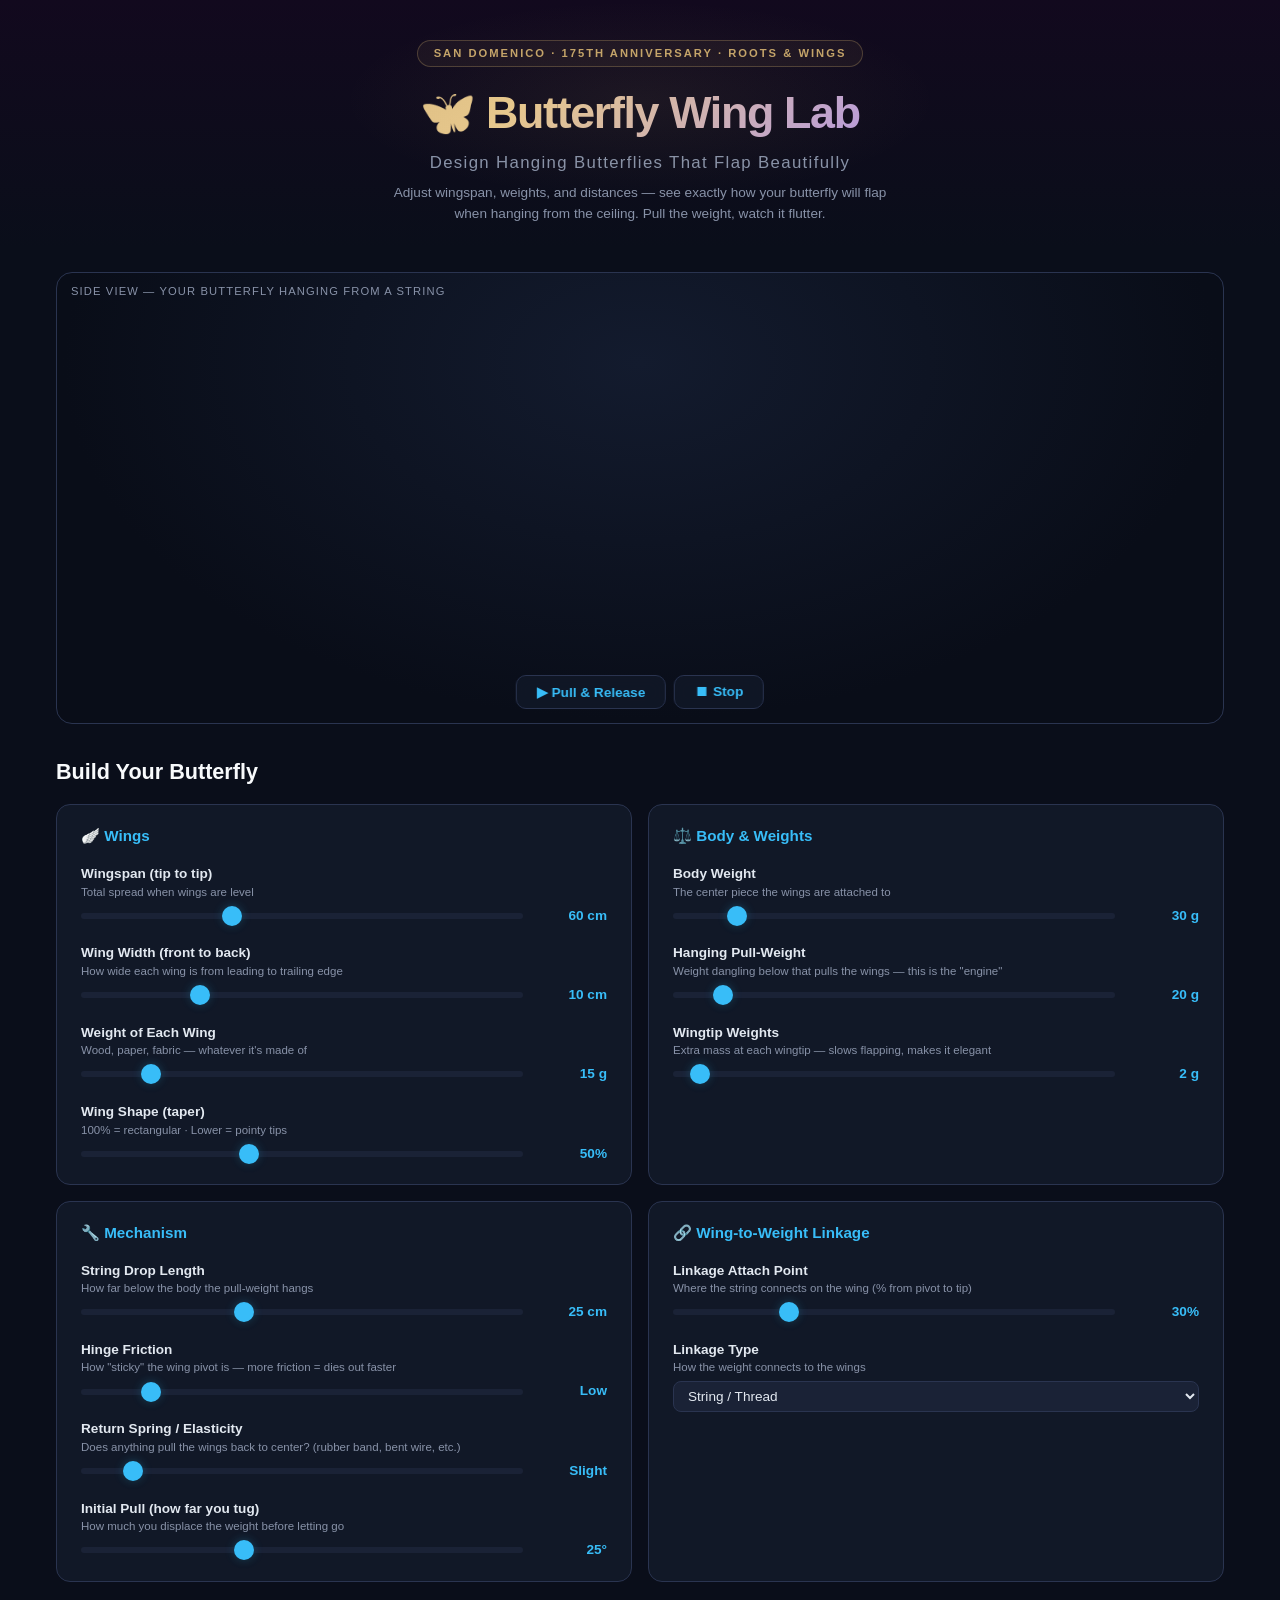
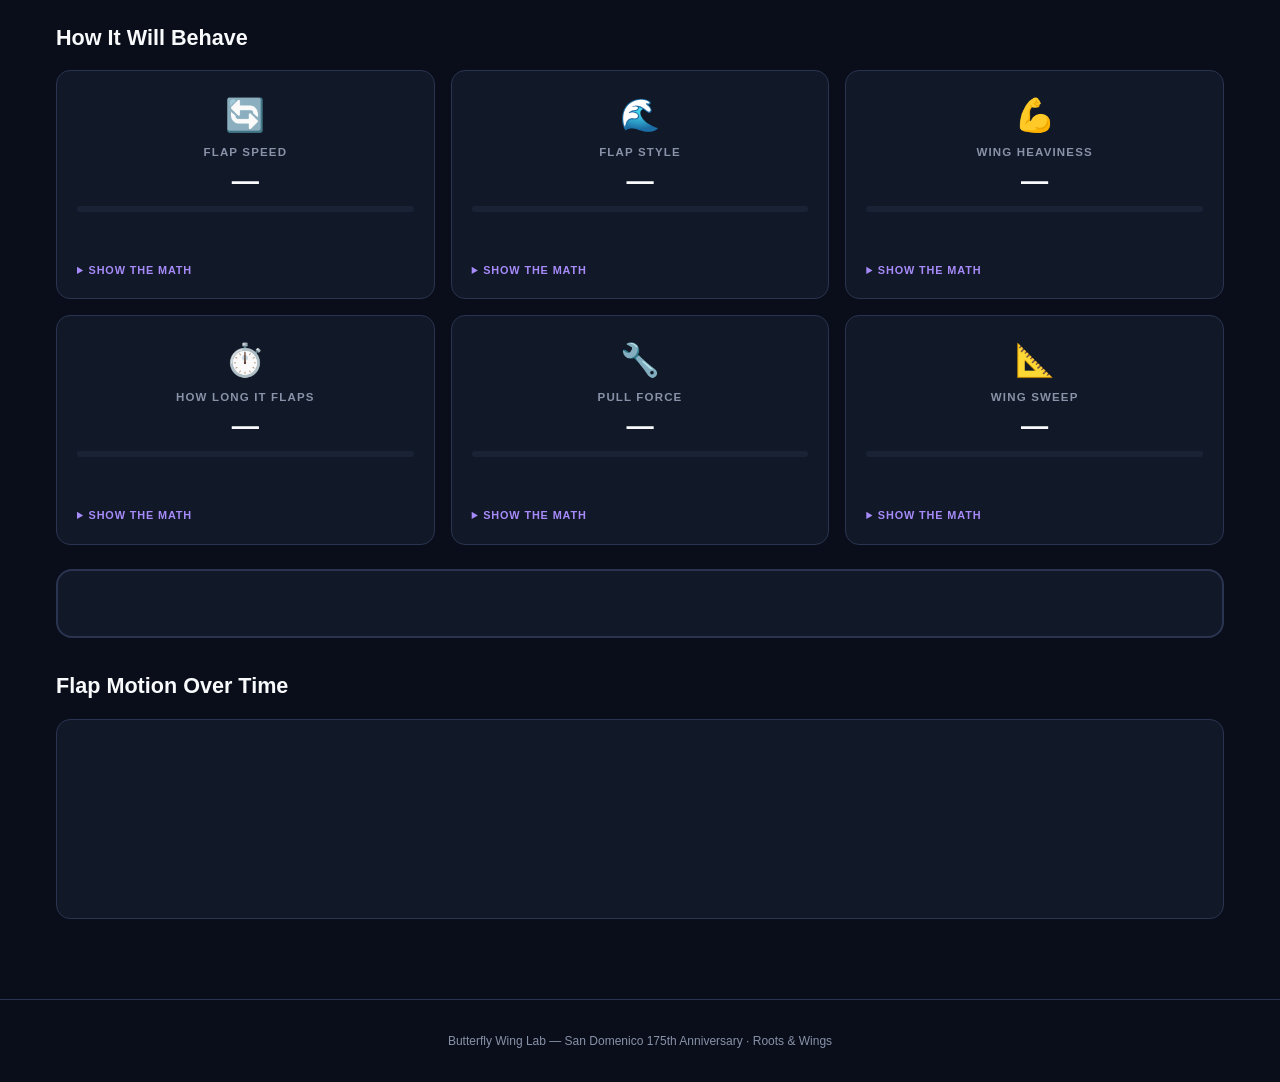
<file: index-old.html>
<!DOCTYPE html>
<html lang="en">
<head>
  <meta charset="UTF-8">
  <meta name="viewport" content="width=device-width, initial-scale=1.0">
  <title>Butterfly Wing Lab — San Domenico 175th Gala</title>
  <link rel="stylesheet" href="style.css">
</head>
<body>
  <header>
    <div class="gala-badge">San Domenico · 175th Anniversary · Roots &amp; Wings</div>
    <h1>🦋 Butterfly Wing Lab</h1>
    <p class="subtitle">Design Hanging Butterflies That Flap Beautifully</p>
    <p class="header-desc">Adjust wingspan, weights, and distances — see exactly how your butterfly will flap when hanging from the ceiling. Pull the weight, watch it flutter.</p>
  </header>

  <main>
    <!-- Live Visualization -->
    <section id="wing-viz-section">
      <canvas id="wingCanvas"></canvas>
      <div id="anim-controls">
        <button id="flapBtn" title="Give it a pull and watch it flap">▶ Pull &amp; Release</button>
        <button id="resetViewBtn" title="Stop animation">⏹ Stop</button>
      </div>
      <div id="canvas-label">Side view — your butterfly hanging from a string</div>
    </section>

    <!-- Controls -->
    <section id="controls-section">
      <h2>Build Your Butterfly</h2>
      <div class="controls-grid">

        <!-- Wing Shape -->
        <div class="control-group">
          <h3>🪽 Wings</h3>
          <label>
            <span class="label-text">Wingspan (tip to tip)</span>
            <span class="label-detail">Total spread when wings are level</span>
            <div class="slider-row">
              <input type="range" id="wingspan" min="15" max="150" step="1" value="60">
              <output id="wingspan-val">60 cm</output>
            </div>
          </label>
          <label>
            <span class="label-text">Wing Width (front to back)</span>
            <span class="label-detail">How wide each wing is from leading to trailing edge</span>
            <div class="slider-row">
              <input type="range" id="chord" min="3" max="30" step="0.5" value="10">
              <output id="chord-val">10 cm</output>
            </div>
          </label>
          <label>
            <span class="label-text">Weight of Each Wing</span>
            <span class="label-detail">Wood, paper, fabric — whatever it's made of</span>
            <div class="slider-row">
              <input type="range" id="wingWeight" min="1" max="100" step="1" value="15">
              <output id="wingWeight-val">15 g</output>
            </div>
          </label>
          <label>
            <span class="label-text">Wing Shape (taper)</span>
            <span class="label-detail">100% = rectangular · Lower = pointy tips</span>
            <div class="slider-row">
              <input type="range" id="taper" min="20" max="100" step="5" value="50">
              <output id="taper-val">50%</output>
            </div>
          </label>
        </div>

        <!-- Body & Weights -->
        <div class="control-group">
          <h3>⚖️ Body &amp; Weights</h3>
          <label>
            <span class="label-text">Body Weight</span>
            <span class="label-detail">The center piece the wings are attached to</span>
            <div class="slider-row">
              <input type="range" id="bodyWeight" min="5" max="200" step="1" value="30">
              <output id="bodyWeight-val">30 g</output>
            </div>
          </label>
          <label>
            <span class="label-text">Hanging Pull-Weight</span>
            <span class="label-detail">Weight dangling below that pulls the wings — this is the "engine"</span>
            <div class="slider-row">
              <input type="range" id="pullWeight" min="1" max="200" step="1" value="20">
              <output id="pullWeight-val">20 g</output>
            </div>
          </label>
          <label>
            <span class="label-text">Wingtip Weights</span>
            <span class="label-detail">Extra mass at each wingtip — slows flapping, makes it elegant</span>
            <div class="slider-row">
              <input type="range" id="tipWeight" min="0" max="50" step="0.5" value="2">
              <output id="tipWeight-val">2 g</output>
            </div>
          </label>
        </div>

        <!-- Mechanism -->
        <div class="control-group">
          <h3>🔧 Mechanism</h3>
          <label>
            <span class="label-text">String Drop Length</span>
            <span class="label-detail">How far below the body the pull-weight hangs</span>
            <div class="slider-row">
              <input type="range" id="stringLength" min="5" max="60" step="1" value="25">
              <output id="stringLength-val">25 cm</output>
            </div>
          </label>
          <label>
            <span class="label-text">Hinge Friction</span>
            <span class="label-detail">How "sticky" the wing pivot is — more friction = dies out faster</span>
            <div class="slider-row">
              <input type="range" id="friction" min="1" max="100" step="1" value="15">
              <output id="friction-val">Low</output>
            </div>
          </label>
          <label>
            <span class="label-text">Return Spring / Elasticity</span>
            <span class="label-detail">Does anything pull the wings back to center? (rubber band, bent wire, etc.)</span>
            <div class="slider-row">
              <input type="range" id="springK" min="0" max="100" step="1" value="10">
              <output id="springK-val">Slight</output>
            </div>
          </label>
          <label>
            <span class="label-text">Initial Pull (how far you tug)</span>
            <span class="label-detail">How much you displace the weight before letting go</span>
            <div class="slider-row">
              <input type="range" id="initialPull" min="5" max="60" step="1" value="25">
              <output id="initialPull-val">25°</output>
            </div>
          </label>
        </div>

        <!-- Linkage -->
        <div class="control-group">
          <h3>🔗 Wing-to-Weight Linkage</h3>
          <label>
            <span class="label-text">Linkage Attach Point</span>
            <span class="label-detail">Where the string connects on the wing (% from pivot to tip)</span>
            <div class="slider-row">
              <input type="range" id="linkagePoint" min="10" max="90" step="5" value="30">
              <output id="linkagePoint-val">30%</output>
            </div>
          </label>
          <label>
            <span class="label-text">Linkage Type</span>
            <span class="label-detail">How the weight connects to the wings</span>
            <div class="slider-row">
              <select id="linkageType">
                <option value="string">String / Thread</option>
                <option value="rigid">Rigid Rod</option>
                <option value="elastic">Elastic / Rubber Band</option>
              </select>
            </div>
          </label>
        </div>

      </div>
    </section>

    <!-- Dashboard -->
    <section id="dashboard-section">
      <h2>How It Will Behave</h2>
      <div class="dashboard-grid">

        <div class="metric-card" id="card-freq">
          <div class="metric-icon">🔄</div>
          <div class="metric-label">Flap Speed</div>
          <div class="metric-value" id="freq-val">—</div>
          <div class="metric-sublabel" id="freq-sub"></div>
          <div class="metric-bar-wrap">
            <div class="metric-bar" id="freq-bar"></div>
          </div>
          <div class="metric-explain" id="freq-explain"></div>
          <details class="math-details">
            <summary>Show the math</summary>
            <div class="math-content" id="freq-math"></div>
          </details>
        </div>

        <div class="metric-card" id="card-damping">
          <div class="metric-icon">🌊</div>
          <div class="metric-label">Flap Style</div>
          <div class="metric-value" id="damping-val">—</div>
          <div class="metric-sublabel" id="damping-sub"></div>
          <div class="metric-bar-wrap">
            <div class="metric-bar" id="damping-bar"></div>
          </div>
          <div class="metric-explain" id="damping-explain"></div>
          <details class="math-details">
            <summary>Show the math</summary>
            <div class="math-content" id="damping-math"></div>
          </details>
        </div>

        <div class="metric-card" id="card-inertia">
          <div class="metric-icon">💪</div>
          <div class="metric-label">Wing Heaviness</div>
          <div class="metric-value" id="inertia-val">—</div>
          <div class="metric-sublabel" id="inertia-sub"></div>
          <div class="metric-bar-wrap">
            <div class="metric-bar" id="inertia-bar"></div>
          </div>
          <div class="metric-explain" id="inertia-explain"></div>
          <details class="math-details">
            <summary>Show the math</summary>
            <div class="math-content" id="inertia-math"></div>
          </details>
        </div>

        <div class="metric-card" id="card-duration">
          <div class="metric-icon">⏱️</div>
          <div class="metric-label">How Long It Flaps</div>
          <div class="metric-value" id="duration-val">—</div>
          <div class="metric-sublabel" id="duration-sub"></div>
          <div class="metric-bar-wrap">
            <div class="metric-bar" id="duration-bar"></div>
          </div>
          <div class="metric-explain" id="duration-explain"></div>
          <details class="math-details">
            <summary>Show the math</summary>
            <div class="math-content" id="duration-math"></div>
          </details>
        </div>

        <div class="metric-card" id="card-torque">
          <div class="metric-icon">🔧</div>
          <div class="metric-label">Pull Force</div>
          <div class="metric-value" id="torque-val">—</div>
          <div class="metric-sublabel" id="torque-sub"></div>
          <div class="metric-bar-wrap">
            <div class="metric-bar" id="torque-bar"></div>
          </div>
          <div class="metric-explain" id="torque-explain"></div>
          <details class="math-details">
            <summary>Show the math</summary>
            <div class="math-content" id="torque-math"></div>
          </details>
        </div>

        <div class="metric-card" id="card-amplitude">
          <div class="metric-icon">📐</div>
          <div class="metric-label">Wing Sweep</div>
          <div class="metric-value" id="amplitude-val">—</div>
          <div class="metric-sublabel" id="amplitude-sub"></div>
          <div class="metric-bar-wrap">
            <div class="metric-bar" id="amplitude-bar"></div>
          </div>
          <div class="metric-explain" id="amplitude-explain"></div>
          <details class="math-details">
            <summary>Show the math</summary>
            <div class="math-content" id="amplitude-math"></div>
          </details>
        </div>

      </div>
    </section>

    <!-- Verdict / Tuning Tips -->
    <section id="verdict-section">
      <div id="verdict-box">
        <div id="verdict-icon"></div>
        <div id="verdict-text"></div>
        <div id="verdict-tips"></div>
      </div>
    </section>

    <!-- Live Time-Domain Plot -->
    <section id="plot-section">
      <h2>Flap Motion Over Time</h2>
      <canvas id="plotCanvas"></canvas>
    </section>

  </main>

  <footer>
    <p>Butterfly Wing Lab — San Domenico 175th Anniversary · Roots &amp; Wings</p>
  </footer>

  <script src="physics.js"></script>
  <script src="renderer.js"></script>
  <script src="app.js"></script>
</body>
</html>
</file>
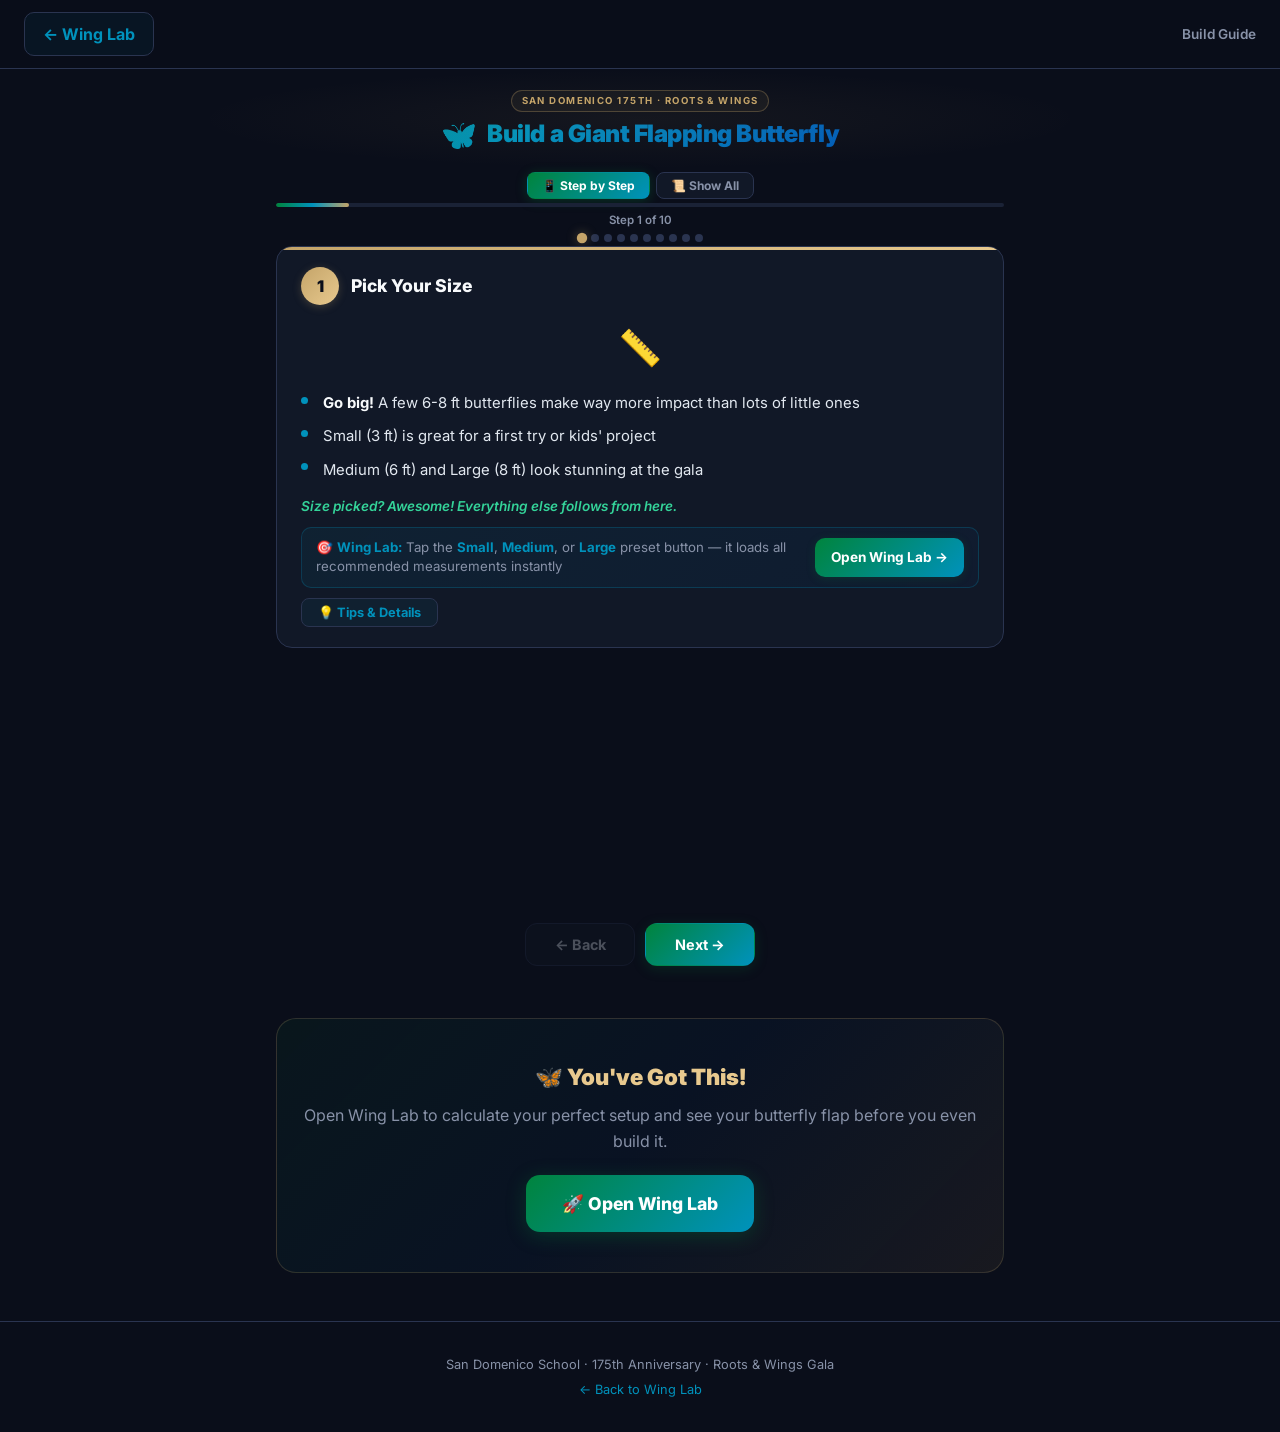
<file: instructions.html>
<!DOCTYPE html>
<html lang="en">
<head>
  <meta charset="UTF-8">
  <meta name="viewport" content="width=device-width, initial-scale=1.0">
  <meta name="theme-color" content="#00843D">
  <meta name="mobile-web-app-capable" content="yes">
  <meta name="apple-mobile-web-app-status-bar-style" content="black-translucent">
  <link rel="icon" type="image/svg+xml" href="/icon-192.svg">
  <link rel="apple-touch-icon" href="/icon-192.svg">
  <link rel="preconnect" href="https://fonts.googleapis.com">
  <link rel="preconnect" href="https://fonts.gstatic.com" crossorigin>
  <link href="https://fonts.googleapis.com/css2?family=Inter:wght@400;600;700;800;900&display=swap" rel="stylesheet">
  <title>Build Guide — Wing Lab</title>
  <style>
:root {
  --bg: #0a0e1a;
  --card: #111827;
  --surface: #1a2236;
  --border: #2a3450;
  --text: #e2e8f0;
  --dim: #8892a8;
  --bright: #f8fafc;
  --green: #00843D;
  --blue: #0057B8;
  --teal: #0092BC;
  --gold: #c4a469;
  --gold-lt: #e8c98e;
  --mint: #34d399;
  --yellow: #fbbf24;
  --orange: #fb923c;
  --red: #f87171;
}
*{margin:0;padding:0;box-sizing:border-box}
body{font-family:'Inter',-apple-system,BlinkMacSystemFont,'Segoe UI',sans-serif;background:var(--bg);color:var(--text);line-height:1.65;min-height:100vh;font-size:16px;overflow-x:hidden}

/* Nav */
.nav{position:sticky;top:0;z-index:100;background:rgba(10,14,26,0.95);backdrop-filter:blur(16px);border-bottom:1px solid var(--border);padding:12px 1.5rem;display:flex;align-items:center;justify-content:space-between}
.nav a{color:var(--teal);font-size:1rem;font-weight:700;text-decoration:none;padding:8px 18px;border-radius:10px;border:1px solid var(--border);background:rgba(0,146,188,0.06);transition:all .2s}
.nav a:hover{background:rgba(0,146,188,0.15);border-color:var(--teal)}
.nav-label{font-size:.85rem;color:var(--dim);font-weight:600}

/* Hero — compact, single band */
.hero{text-align:center;padding:1rem 1.5rem .5rem;position:relative}
.hero::before{content:'';position:absolute;top:0;left:50%;transform:translateX(-50%);width:100%;max-width:900px;height:100px;background:radial-gradient(ellipse,rgba(196,164,105,0.06) 0%,transparent 70%);pointer-events:none}
.hero-icon{font-size:1.8rem;display:inline;margin-right:.4rem;vertical-align:middle}
@keyframes bob{0%,100%{transform:translateY(0)}50%{transform:translateY(-4px)}}
.badge{display:inline-block;font-size:.6rem;font-weight:700;letter-spacing:.15em;text-transform:uppercase;color:var(--gold);border:1px solid rgba(196,164,105,0.3);padding:2px 10px;border-radius:12px;margin-bottom:.35rem;background:rgba(196,164,105,0.06)}
.hero h1{font-size:1.5rem;font-weight:900;letter-spacing:-.02em;background:linear-gradient(135deg,var(--green),var(--teal) 40%,var(--blue) 70%,var(--gold-lt));-webkit-background-clip:text;-webkit-text-fill-color:transparent;background-clip:text;line-height:1.2;margin-bottom:.25rem}
.hero-sub{font-size:.85rem;color:var(--dim);max-width:540px;margin:0 auto;line-height:1.5;display:none}

/* Container */
.wrap{max-width:760px;margin:0 auto;padding:0 1rem 2rem}

/* View toggle */
.view-toggle{display:flex;justify-content:center;gap:6px;margin:.5rem 0 .25rem}
.view-btn{padding:5px 14px;border:1px solid var(--border);background:var(--card);color:var(--dim);font-size:.75rem;font-weight:700;border-radius:8px;cursor:pointer;transition:all .2s;font-family:inherit}
.view-btn.active{background:linear-gradient(135deg,var(--green),var(--teal));color:#fff;border-color:transparent;box-shadow:0 2px 12px rgba(0,132,61,0.3)}

/* Progress bar (linear) */
.progress-wrap{margin:.25rem 0 .15rem;position:relative}
.progress-track{height:4px;background:var(--surface);border-radius:2px;overflow:hidden}
.progress-fill{height:100%;background:linear-gradient(90deg,var(--green),var(--teal),var(--gold));border-radius:2px;transition:width .4s cubic-bezier(.4,0,.2,1)}
.progress-label{text-align:center;font-size:.72rem;color:var(--dim);font-weight:600;margin-top:.2rem}

/* Dots (below progress bar) */
.progress-dots{display:flex;justify-content:center;gap:5px;margin:.25rem 0}
.dot{width:8px;height:8px;border-radius:50%;background:var(--border);cursor:pointer;transition:all .25s}
.dot.active{background:var(--gold);transform:scale(1.3);box-shadow:0 0 8px rgba(196,164,105,0.4)}
.dot.visited{background:var(--dim)}

/* === SLIDE VIEW === */
.slide-container{position:relative;overflow:hidden;width:100%}
.slide-track{display:flex;align-items:flex-start;transition:transform .4s cubic-bezier(.4,0,.2,1);will-change:transform}
.slide-track .step-card{width:100%;min-width:100%;flex-shrink:0;margin:0}

/* Nav buttons — normal flow on desktop, sticky on mobile */
.slide-nav{display:flex;justify-content:center;gap:10px;padding:.75rem 1rem;margin:.5rem 0 0}
.nav-btn{display:flex;align-items:center;gap:6px;padding:12px 24px;border:1px solid var(--border);background:var(--card);color:var(--text);font-size:.9rem;font-weight:700;border-radius:12px;cursor:pointer;transition:all .2s;font-family:inherit;min-width:110px;justify-content:center}
.nav-btn:hover{background:var(--surface);border-color:var(--dim)}
.nav-btn:disabled{opacity:.3;cursor:not-allowed}
.nav-btn.primary{background:linear-gradient(135deg,var(--green),var(--teal));border-color:transparent;color:#fff;box-shadow:0 3px 14px rgba(0,132,61,0.2)}
.nav-btn.primary:hover{transform:translateY(-1px);box-shadow:0 5px 20px rgba(0,132,61,0.3)}

/* === SHOW ALL VIEW === */
body.show-all .slide-container{overflow:visible}
body.show-all .slide-track{display:block}
body.show-all .slide-track .step-card{min-width:auto;width:auto;margin-bottom:1.5rem}
body.show-all .slide-nav,
body.show-all .progress-wrap,
body.show-all .progress-dots{display:none}

/* Step cards */
.step-card{background:var(--card);border:1px solid var(--border);border-radius:16px;padding:1.25rem 1.5rem 1.25rem;position:relative;overflow:hidden}
.step-card::before{content:'';position:absolute;top:0;left:0;right:0;height:3px;background:linear-gradient(90deg,var(--gold),var(--gold-lt))}
.step-head{display:flex;align-items:center;gap:12px;margin-bottom:.5rem}
.step-num{width:38px;height:38px;border-radius:50%;background:linear-gradient(135deg,var(--gold),var(--gold-lt));display:flex;align-items:center;justify-content:center;font-size:1rem;font-weight:900;color:var(--bg);flex-shrink:0;box-shadow:0 2px 8px rgba(196,164,105,0.25)}
.step-head h3{font-size:1.1rem;font-weight:800;color:var(--bright)}
.step-illust{font-size:2.2rem;text-align:center;padding:.3rem 0;display:block}
.step-body{font-size:.93rem;line-height:1.7;color:var(--text)}
.step-body ul{list-style:none;padding:0;margin:.4rem 0}
.step-body li{padding:.25rem 0;padding-left:1.4rem;position:relative}
.step-body li::before{content:'';position:absolute;left:0;top:.6rem;width:7px;height:7px;border-radius:50%;background:var(--teal)}
.step-body strong{color:var(--bright)}
.step-encourage{margin-top:.5rem;font-size:.85rem;color:var(--mint);font-weight:600;font-style:italic}

/* Build type picker */
.build-picker{display:grid;grid-template-columns:1fr 1fr;gap:10px;margin:.6rem 0}
.pick-card{padding:12px;border:2px solid var(--border);border-radius:12px;background:var(--surface);cursor:pointer;transition:all .25s;text-align:center}
.pick-card:hover{border-color:var(--dim);background:rgba(0,146,188,0.06)}
.pick-card.active{border-color:var(--teal);background:rgba(0,146,188,0.1);box-shadow:0 0 16px rgba(0,146,188,0.15)}
.pick-card .pick-icon{font-size:1.6rem;display:block;margin-bottom:4px}
.pick-card .pick-label{font-size:.88rem;font-weight:800;color:var(--bright);display:block}
.pick-card .pick-desc{font-size:.73rem;color:var(--dim);line-height:1.4;margin-top:3px}
.pick-badge{display:inline-block;padding:2px 10px;border-radius:6px;font-size:.68rem;font-weight:700;letter-spacing:.03em;margin-top:.25rem}
.pick-badge.frame{background:rgba(0,146,188,0.1);border:1px solid rgba(0,146,188,0.25);color:var(--teal)}
.pick-badge.panel{background:rgba(196,164,105,0.1);border:1px solid rgba(196,164,105,0.25);color:var(--gold-lt)}
/* Adaptive content — hidden based on build type selection */
body.build-frame .for-panel{display:none}
body.build-panel .for-frame{display:none}
/* Current build type indicator */
.build-indicator{text-align:center;font-size:.72rem;font-weight:700;color:var(--dim);padding:2px 0;margin-bottom:.25rem}
.build-indicator span{color:var(--teal);cursor:pointer;text-decoration:underline;text-decoration-style:dotted}

/* Learn More button */
.learn-more-btn{display:inline-flex;align-items:center;gap:5px;margin-top:.6rem;padding:6px 16px;border:1px solid var(--border);background:rgba(0,146,188,0.06);color:var(--teal);font-size:.8rem;font-weight:700;border-radius:8px;cursor:pointer;transition:all .2s;font-family:inherit}
.learn-more-btn:hover{background:rgba(0,146,188,0.15);border-color:var(--teal)}

/* Wing Lab callout */
.lab-cta{margin-top:.6rem;padding:.6rem .85rem;background:linear-gradient(135deg,rgba(0,146,188,0.08),rgba(0,87,184,0.06));border:1px solid rgba(0,146,188,0.25);border-radius:10px;display:flex;align-items:center;gap:10px;flex-wrap:wrap}
.lab-cta-text{font-size:.83rem;color:var(--dim);flex:1;min-width:150px;line-height:1.5}
.lab-cta-text strong{color:var(--teal)}
.lab-link{display:inline-flex;align-items:center;gap:6px;padding:8px 16px;background:linear-gradient(135deg,var(--green),var(--teal));color:#fff;font-size:.85rem;font-weight:700;border-radius:10px;text-decoration:none;transition:all .2s;box-shadow:0 2px 10px rgba(0,132,61,0.2);white-space:nowrap;flex-shrink:0}
.lab-link:hover{transform:translateY(-1px);box-shadow:0 4px 16px rgba(0,132,61,0.3)}

/* Materials button */
.materials-btn{display:flex;align-items:center;justify-content:center;gap:8px;width:100%;margin-top:.5rem;padding:10px 18px;border:1.5px solid rgba(196,164,105,0.3);background:linear-gradient(135deg,rgba(196,164,105,0.08),rgba(0,146,188,0.05));color:var(--gold-lt);font-size:.88rem;font-weight:800;border-radius:10px;cursor:pointer;transition:all .2s;font-family:inherit}
.materials-btn:hover{background:linear-gradient(135deg,rgba(196,164,105,0.15),rgba(0,146,188,0.1));border-color:rgba(196,164,105,0.5);transform:translateY(-1px)}

/* Detail Modal */
.detail-overlay{position:fixed;inset:0;z-index:10000;background:rgba(0,0,0,0.65);backdrop-filter:blur(6px);display:none;align-items:center;justify-content:center;padding:1rem}
.detail-overlay.open{display:flex}
.detail-modal{background:var(--card);border:1px solid var(--border);border-radius:20px;max-width:560px;width:100%;max-height:80vh;overflow-y:auto;padding:2rem;position:relative;box-shadow:0 20px 60px rgba(0,0,0,0.5)}
.detail-close{position:absolute;top:12px;right:16px;background:none;border:none;color:var(--dim);font-size:1.5rem;cursor:pointer;padding:4px 8px;border-radius:8px;transition:all .2s}
.detail-close:hover{color:var(--text);background:var(--surface)}
.detail-modal h3{font-size:1.15rem;color:var(--gold-lt);margin:0 0 .75rem;font-weight:800}
.detail-modal p,.detail-modal li{font-size:.92rem;color:var(--dim);line-height:1.75;margin:.4rem 0}
.detail-modal strong{color:var(--bright)}
.detail-modal .tip-box{padding:.75rem 1rem;background:rgba(251,191,36,0.05);border:1px solid rgba(251,191,36,0.15);border-radius:10px;margin:.75rem 0;font-size:.88rem}
.detail-modal .tip-box::before{content:'💡 ';font-size:1rem}
.detail-modal .big-note{padding:.75rem 1rem;background:rgba(251,146,60,0.06);border:1px solid rgba(251,146,60,0.2);border-radius:10px;margin:.75rem 0;font-size:.88rem;color:var(--dim)}
.detail-modal .big-note::before{content:'🏗️ Large Builds: ';color:var(--orange);font-weight:800}

/* Materials Modal */
#materials-overlay{position:fixed;inset:0;z-index:10001;background:rgba(0,0,0,0.7);backdrop-filter:blur(6px);display:none;align-items:flex-start;justify-content:center;padding:1.5rem;overflow-y:auto}
#materials-overlay.open{display:flex}
#materials-modal{background:var(--card);border:1px solid var(--border);border-radius:20px;max-width:700px;width:100%;padding:2rem 2.5rem;position:relative;box-shadow:0 24px 80px rgba(0,0,0,0.6);margin:1rem 0}
.mat-cat{font-size:1.05rem;font-weight:800;color:var(--teal);margin:1.5rem 0 .75rem;padding-left:12px;border-left:3px solid var(--teal)}
.mat-cat:first-of-type{margin-top:.75rem}
.mat-grid{display:grid;gap:.75rem}
.mat{background:var(--surface);border:1px solid var(--border);border-radius:12px;padding:1rem 1.25rem;transition:border-color .2s}
.mat:hover{border-color:var(--dim)}
.mat-head{display:flex;align-items:center;gap:10px;margin-bottom:.35rem}
.mat-head span:first-child{font-size:1.2rem}
.mat-head strong{font-size:.95rem;color:var(--bright)}
.mat-head .mat-size{font-size:.72rem;color:var(--dim);font-weight:600;margin-left:auto;white-space:nowrap}
.mat p{font-size:.88rem;color:var(--dim);line-height:1.65}
.mat-tags{display:flex;flex-wrap:wrap;gap:5px;margin-top:.5rem}
.mat-tag{padding:2px 8px;border-radius:5px;font-size:.68rem;font-weight:700;letter-spacing:.02em}
.mat-tag.pro{background:rgba(52,211,153,0.1);border:1px solid rgba(52,211,153,0.2);color:var(--mint)}
.mat-tag.con{background:rgba(248,113,113,0.08);border:1px solid rgba(248,113,113,0.15);color:var(--red)}
.mat-tag.tip{background:rgba(251,191,36,0.08);border:1px solid rgba(251,191,36,0.15);color:var(--yellow)}
.mat-expand{color:var(--teal);font-size:.78rem;font-weight:700;cursor:pointer;margin-top:.35rem;display:inline-block;border:none;background:none;font-family:inherit;padding:0}
.mat-detail{max-height:0;overflow:hidden;transition:max-height .3s ease}
.mat-detail.open{max-height:400px}
.mat-detail-inner{padding-top:.6rem;font-size:.85rem;color:var(--dim);line-height:1.7;border-top:1px solid var(--border);margin-top:.6rem}
.mat .rec{display:inline-block;margin-top:.4rem;padding:3px 10px;background:rgba(52,211,153,0.1);border:1px solid rgba(52,211,153,0.2);border-radius:5px;font-size:.72rem;font-weight:700;color:var(--mint)}
.combo-card{background:linear-gradient(135deg,rgba(196,164,105,0.06),rgba(0,146,188,0.04));border:1px solid rgba(196,164,105,0.2);border-radius:12px;padding:1rem 1.25rem;margin-bottom:.75rem}
.combo-card h4{font-size:.95rem;font-weight:800;color:var(--gold-lt);margin-bottom:.25rem}
.combo-card p{font-size:.88rem;color:var(--dim);line-height:1.65}

/* Celebration card (step 10) */
.celebration-card{text-align:center;background:linear-gradient(135deg,rgba(0,132,61,0.1),rgba(0,87,184,0.08),rgba(196,164,105,0.1));border-color:rgba(196,164,105,0.3)}
.celebration-card .step-illust{font-size:4rem}
.celebration-emoji{font-size:2.5rem;margin-top:1rem;animation:bounce 1s ease-in-out infinite}
@keyframes bounce{0%,100%{transform:translateY(0)}50%{transform:translateY(-10px)}}

/* Bottom CTA */
.bottom-cta{text-align:center;margin:2.5rem 0 1rem;padding:2.5rem 1.5rem;background:linear-gradient(135deg,rgba(0,132,61,0.08),rgba(0,87,184,0.06),rgba(196,164,105,0.08));border:1px solid rgba(196,164,105,0.2);border-radius:20px}
.bottom-cta h2{font-size:1.4rem;font-weight:900;color:var(--gold-lt);margin-bottom:.4rem}
.bottom-cta p{font-size:1rem;color:var(--dim);margin-bottom:1.25rem}
.big-btn{display:inline-flex;align-items:center;gap:10px;padding:14px 36px;background:linear-gradient(135deg,var(--green),var(--teal));color:#fff;font-size:1.1rem;font-weight:800;border:none;border-radius:14px;text-decoration:none;transition:all .2s;box-shadow:0 4px 20px rgba(0,132,61,0.3)}
.big-btn:hover{transform:translateY(-2px);box-shadow:0 6px 28px rgba(0,132,61,0.4)}

footer{text-align:center;padding:2rem 1rem;color:var(--dim);font-size:.8rem;border-top:1px solid var(--border)}
footer a{color:var(--teal);text-decoration:none}

/* Mobile */
@media(max-width:600px){
  .hero h1{font-size:1.25rem}
  .hero-sub{display:none}
  .hero-icon{font-size:1.4rem}
  .hero{padding:.5rem .75rem .25rem}
  .badge{font-size:.55rem;padding:2px 8px}
  .step-card{padding:1rem 1.1rem 1rem}
  .step-head{gap:10px;margin-bottom:.4rem}
  .step-head h3{font-size:1rem}
  .step-num{width:32px;height:32px;font-size:.9rem}
  .step-illust{font-size:1.8rem;padding:.2rem 0}
  .step-body{font-size:.9rem;line-height:1.6}
  .step-body li{padding:.2rem 0;padding-left:1.2rem}
  .step-encourage{font-size:.8rem;margin-top:.4rem}
  .wrap{padding:0 .75rem 0}
  .view-toggle{margin:.25rem 0 .15rem}
  .progress-wrap{margin:.15rem 0 .1rem}
  .progress-label{font-size:.65rem}
  .bottom-cta{padding:1.25rem .75rem;margin:1rem 0 .5rem}
  .bottom-cta h2{font-size:1.1rem}
  .slide-nav{position:sticky;bottom:0;background:rgba(10,14,26,0.95);backdrop-filter:blur(12px);border-top:1px solid var(--border);margin:0 -.75rem;padding:.5rem .75rem;z-index:50}
  .nav-btn{padding:10px 18px;font-size:.85rem;min-width:90px}
  .lab-cta{padding:.5rem .7rem;gap:8px}
  .lab-cta-text{font-size:.78rem;min-width:120px}
  .lab-link{padding:6px 14px;font-size:.8rem}
  .learn-more-btn{padding:5px 12px;font-size:.75rem;margin-top:.4rem}
  .materials-btn{padding:8px 14px;font-size:.82rem}
  #materials-modal{padding:1.25rem}
  .detail-modal{padding:1.25rem}
}
  </style>
</head>
<body>

<nav class="nav">
  <a href="/">&#x2190; Wing Lab</a>
  <span class="nav-label">Build Guide</span>
</nav>

<div class="hero">
  <div class="badge">San Domenico 175th &middot; Roots & Wings</div>
  <h1><span class="hero-icon">&#x1F98B;</span> Build a Giant Flapping Butterfly</h1>
</div>

<div class="wrap">

<!-- VIEW TOGGLE -->
<div class="view-toggle">
  <button class="view-btn active" id="btn-slide" onclick="setView('slide')">&#x1F4F1; Step by Step</button>
  <button class="view-btn" id="btn-all" onclick="setView('all')">&#x1F4DC; Show All</button>
</div>

<!-- Progress bar -->
<div class="progress-wrap" id="progress-wrap">
  <div class="progress-track"><div class="progress-fill" id="progress-fill" style="width:10%"></div></div>
  <div class="progress-label" id="progress-label">Step 1 of 10</div>
</div>
<div class="progress-dots" id="progress-dots"></div>

<!-- SLIDES -->
<div class="slide-container">
  <div class="slide-track" id="slide-track">

    <!-- Step 1: Pick Your Size -->
    <div class="step-card" data-step="1">
      <div class="step-head"><div class="step-num">1</div><h3>Pick Your Size</h3></div>
      <div class="step-illust">&#x1F4CF;</div>
      <div class="step-body">
        <ul>
          <li><strong>Go big!</strong> A few 6-8 ft butterflies make way more impact than lots of little ones</li>
          <li>Small (3 ft) is great for a first try or kids' project</li>
          <li>Medium (6 ft) and Large (8 ft) look stunning at the gala</li>
        </ul>
      </div>
      <p class="step-encourage">Size picked? Awesome! Everything else follows from here.</p>
      <div class="lab-cta">
        <span class="lab-cta-text">&#x1F3AF; <strong>Wing Lab:</strong> Tap the <strong>Small</strong>, <strong>Medium</strong>, or <strong>Large</strong> preset button &mdash; it loads all recommended measurements instantly</span>
        <a href="/" class="lab-link">Open Wing Lab &#x2192;</a>
      </div>
      <button class="learn-more-btn" onclick="showDetail('d1')">&#x1F4A1; Tips & Details</button>
    </div>

    <!-- Step 2: Pick Your Materials -->
    <div class="step-card" data-step="2">
      <div class="step-head"><div class="step-num">2</div><h3>Pick Your Materials</h3></div>
      <div class="step-illust">&#x1F6D2;</div>
      <div class="step-body">
        <p><strong>Pick your build approach:</strong></p>
        <div class="build-picker">
          <div class="pick-card" data-build="frame" onclick="pickBuild('frame')">
            <span class="pick-icon">&#x1F38D;</span>
            <span class="pick-label">Frame + Skin</span>
            <span class="pick-desc">Bamboo/dowel frame with fabric overlay</span>
            <span class="pick-badge frame">Best for 4-8 ft</span>
          </div>
          <div class="pick-card" data-build="panel" onclick="pickBuild('panel')">
            <span class="pick-icon">&#x1F4CB;</span>
            <span class="pick-label">Rigid Panel</span>
            <span class="pick-desc">Cardboard, foam board, or plywood</span>
            <span class="pick-badge panel">Best for 1-4 ft</span>
          </div>
        </div>
      </div>
      <p class="step-encourage">Lighter materials = more dramatic flap. Simpler builds = less time!</p>
      <div class="lab-cta">
        <span class="lab-cta-text">&#x2699;&#xFE0F; <strong>Wing Lab:</strong> Set <strong>Pivot Type</strong> to match your hinge plan (pin, bolt, or living hinge) and <strong>Upper Attach</strong> if using elastic</span>
        <a href="/" class="lab-link">Open Wing Lab &#x2192;</a>
      </div>
      <button class="materials-btn" onclick="document.getElementById('materials-overlay').classList.add('open')">
        &#x1F50D; Explore All Materials &mdash; see every option with pros & cons
      </button>
      <button class="learn-more-btn" onclick="showDetail('d2')">&#x1F4A1; Shopping Tips</button>
    </div>

    <!-- Step 3: Shape Your Wings -->
    <div class="step-card" data-step="3">
      <div class="build-indicator" style="display:none"></div>
      <div class="step-head"><div class="step-num">3</div><h3>Shape Your Wings</h3></div>
      <div class="step-illust">&#x1F528;</div>
      <div class="step-body">
        <ul>
          <li class="for-frame"><strong>Bend your frame material</strong> (bamboo, dowels, wire) into the wing outline. Add ribs every 15-20 cm</li>
          <li class="for-panel"><strong>Trace and cut</strong> your wing shape from cardboard, foam board, or plywood</li>
          <li>Make <strong>both wings identical</strong> &mdash; lay one on top of the other to check</li>
        </ul>
      </div>
      <p class="step-encourage">Symmetry matters! Take your time matching the pair.</p>
      <div class="lab-cta">
        <span class="lab-cta-text">&#x1F4D0; <strong>Wing Lab:</strong> Tap the <strong>Wing Shape</strong> button to pick your shape (Monarch, Swallowtail, etc). Adjust <strong>Wingspan</strong> and <strong>Chord</strong> sliders to match your frame</span>
        <a href="/" class="lab-link">Open Wing Lab &#x2192;</a>
      </div>
      <button class="learn-more-btn" onclick="showDetail('d3')">&#x1F4A1; Frame Tips</button>
    </div>

    <!-- Step 4: Cover & Finish -->
    <div class="step-card" data-step="4">
      <div class="build-indicator" style="display:none"></div>
      <div class="step-head"><div class="step-num">4</div><h3>Cover & Finish Edges</h3></div>
      <div class="step-illust">&#x1F9F5;</div>
      <div class="step-body">
        <ul>
          <li class="for-frame"><strong>Lay fabric over the frame</strong>, pull gently taut, hot glue or sew to edges</li>
          <li class="for-panel"><strong>Sand edges smooth</strong>, seal with tape or paint to prevent fraying</li>
          <li>Trim any excess material &mdash; clean edges make a big difference</li>
        </ul>
      </div>
      <p class="step-encourage">Don't stress about perfection &mdash; a little character adds charm!</p>
      <button class="learn-more-btn" onclick="showDetail('d4')">&#x1F4A1; Attachment Tips</button>
    </div>

    <!-- Step 5: Decorate -->
    <div class="step-card" data-step="5">
      <div class="step-head"><div class="step-num">5</div><h3>Decorate!</h3></div>
      <div class="step-illust">&#x1F3A8;</div>
      <div class="step-body">
        <ul>
          <li>Paint or decorate <strong>before</strong> attaching wings to the body</li>
          <li>Real butterflies are symmetrical &mdash; match both sides</li>
          <li>Let paint dry <strong>completely</strong> before moving on</li>
        </ul>
      </div>
      <p class="step-encourage">This is the fun part! Make it yours. &#x1F308;</p>
      <button class="learn-more-btn" onclick="showDetail('d5')">&#x1F4A1; Decoration Ideas</button>
    </div>

    <!-- Step 6: Build the Body -->
    <div class="step-card" data-step="6">
      <div class="step-head"><div class="step-num">6</div><h3>Build the Body</h3></div>
      <div class="step-illust">&#x1FAB5;</div>
      <div class="step-body">
        <ul>
          <li>Cut a <strong>dowel or tube</strong> to 15-25 cm</li>
          <li>Drill a hole through the center for the wing hinge</li>
          <li>Add a hook or loop at the top for the ceiling string</li>
        </ul>
      </div>
      <p class="step-encourage">The body is just a connector &mdash; keep it simple!</p>
      <div class="lab-cta">
        <span class="lab-cta-text">&#x2696;&#xFE0F; <strong>Wing Lab:</strong> Weigh your body piece and set the <strong>Body Weight</strong> slider. This affects your wing balance!</span>
        <a href="/" class="lab-link">Open Wing Lab &#x2192;</a>
      </div>
      <button class="learn-more-btn" onclick="showDetail('d6')">&#x1F4A1; Body Tips</button>
    </div>

    <!-- Step 7: Attach Wings -->
    <div class="step-card" data-step="7">
      <div class="build-indicator" style="display:none"></div>
      <div class="step-head"><div class="step-num">7</div><h3>Attach the Wings</h3></div>
      <div class="step-illust">&#x1F4CC;</div>
      <div class="step-body">
        <ul>
          <li>Push a <strong>pin, bolt, or dowel</strong> through both wings and the body pivot hole</li>
          <li>Wings must <strong>swing freely</strong> &mdash; like a seesaw, regardless of material</li>
          <li>Test: push one wingtip down. Does it swing smoothly? &#x2705;</li>
        </ul>
      </div>
      <p class="step-encourage">This is THE most important step. Free movement = beautiful flapping!</p>
      <div class="lab-cta">
        <span class="lab-cta-text">&#x1F504; <strong>Wing Lab:</strong> Set <strong>Pivot Type</strong> to match your hinge. The <strong>Friction</strong> slider should be low for smooth flapping &mdash; check the Damping card!</span>
        <a href="/" class="lab-link">Open Wing Lab &#x2192;</a>
      </div>
      <button class="learn-more-btn" onclick="showDetail('d7')">&#x1F4A1; Hinge Tips</button>
    </div>

    <!-- Step 8: Get Your Numbers -->
    <div class="step-card" data-step="8">
      <div class="step-head"><div class="step-num">8</div><h3>Get Your Numbers</h3></div>
      <div class="step-illust">&#x1F9EE;</div>
      <div class="step-body">
        <ul>
          <li><strong>Weigh your wings</strong> on a kitchen scale</li>
          <li><strong>Measure wingspan</strong> (tip to tip) and chord (front to back)</li>
          <li>Enter numbers in Wing Lab &mdash; it tells you <strong>exactly</strong> how much weight to use</li>
        </ul>
      </div>
      <p class="step-encourage">The calculator does the hard math. Trust it!</p>
      <div class="lab-cta">
        <span class="lab-cta-text">&#x1F4F8; <strong>Wing Lab:</strong> Enter your <strong>Wing Weight</strong>, <strong>Wingspan</strong>, <strong>Chord</strong>, and <strong>Tip Weight</strong>. The dashboard instantly shows your predicted flap speed, duration, and the Perfection Score!</span>
        <a href="/" class="lab-link">Open Wing Lab &#x2192;</a>
      </div>
      <button class="learn-more-btn" onclick="showDetail('d8')">&#x1F4A1; Measuring Tips</button>
    </div>

    <!-- Step 9: String & Weight -->
    <div class="step-card" data-step="9">
      <div class="step-head"><div class="step-num">9</div><h3>Add String & Weight</h3></div>
      <div class="step-illust">&#x2696;&#xFE0F;</div>
      <div class="step-body">
        <ul>
          <li>Tie fishing line to each wing at the <strong>linkage point</strong> (Wing Lab tells you where)</li>
          <li>Run both strings down through the body to the <strong>pull weight</strong></li>
          <li>Use the exact weight Wing Lab calculated &mdash; coins, washers, or clay work great</li>
        </ul>
      </div>
      <p class="step-encourage">Almost there! One more step and you'll see it fly!</p>
      <div class="lab-cta">
        <span class="lab-cta-text">&#x1F3AF; <strong>Wing Lab:</strong> Read the <strong>Pull Weight</strong> and <strong>Linkage Point %</strong> values &mdash; these tell you exactly how much weight and where to tie the strings on your wings</span>
        <a href="/" class="lab-link">Open Wing Lab &#x2192;</a>
      </div>
      <button class="learn-more-btn" onclick="showDetail('d9')">&#x1F4A1; Rigging Tips</button>
    </div>

    <!-- Step 10: Hang & Fly! -->
    <div class="step-card celebration-card" data-step="10">
      <div class="step-head"><div class="step-num">10</div><h3>Hang It Up & Watch It Fly!</h3></div>
      <div class="step-illust">&#x1F98B;&#x2728;</div>
      <div class="step-body">
        <ul>
          <li><strong>Hang from the ceiling</strong> with a hook or strong tape</li>
          <li>Give the weight a <strong>gentle tug</strong> and let go</li>
          <li>Watch your butterfly <strong>flap beautifully!</strong></li>
        </ul>
        <p style="margin-top:.75rem"><strong>Quick fixes if needed:</strong></p>
        <ul>
          <li>Barely moves? &#x2192; Add more weight</li>
          <li>Slams too hard? &#x2192; Remove some weight</li>
          <li>Too fast? &#x2192; Add paperclips to wingtips</li>
          <li>Only flaps once? &#x2192; Lengthen the string</li>
        </ul>
      </div>
      <div class="celebration-emoji">&#x1F389;&#x1F98B;&#x1F389;</div>
      <div class="lab-cta" style="margin-top:.5rem">
        <span class="lab-cta-text">&#x1F3AF; <strong>Wing Lab:</strong> <strong>Pull the weight down</strong> to preview your exact flap! Adjust <strong>Friction</strong> or <strong>Pull Weight</strong> sliders to troubleshoot until you hit a perfect Perfection Score</span>
        <a href="/" class="lab-link">Open Wing Lab &#x2192;</a>
      </div>
    </div>

  </div><!-- /slide-track -->
</div><!-- /slide-container -->

<!-- Slide navigation -->
<div class="slide-nav">
  <button class="nav-btn" id="btn-prev" onclick="slideNav(-1)">&#x2190; Back</button>
  <button class="nav-btn primary" id="btn-next" onclick="slideNav(1)">Next &#x2192;</button>
</div>

<!-- Bottom CTA -->
<div class="bottom-cta">
  <h2>&#x1F98B; You've Got This!</h2>
  <p>Open Wing Lab to calculate your perfect setup and see your butterfly flap before you even build it.</p>
  <a href="/" class="big-btn">&#x1F680; Open Wing Lab</a>
</div>

</div><!-- /wrap -->

<!-- ========== MATERIALS MODAL ========== -->
<div id="materials-overlay" onclick="if(event.target===this)this.classList.remove('open')">
  <div id="materials-modal">
    <button class="detail-close" onclick="document.getElementById('materials-overlay').classList.remove('open')">&times;</button>
    <h2 style="font-size:1.3rem;color:var(--gold-lt);margin:0 0 .25rem;font-weight:800">&#x1F6D2; Wing Materials Guide</h2>
    <p style="font-size:.85rem;color:var(--dim);margin-bottom:.5rem">Pick the right material for your size. For large builds, you want a rigid <strong style="color:var(--bright)">frame</strong> + separate <strong style="color:var(--bright)">skin</strong>.</p>

    <!-- Recommended combos -->
    <div class="combo-card">
      <h4>&#x2B50; Recommended: 6-8 ft Gala Butterfly</h4>
      <p><strong>Frame:</strong> Bamboo stakes or fiberglass rods &middot; <strong>Skin:</strong> Ripstop nylon &middot; <strong>Body:</strong> Wooden dowel</p>
    </div>
    <div class="combo-card">
      <h4>&#x1F31F; Budget-Friendly Alternative</h4>
      <p><strong>Frame:</strong> Wooden dowels &middot; <strong>Skin:</strong> Tissue paper (2 layers) &middot; <strong>Body:</strong> Cardboard tube</p>
    </div>

    <h3 class="mat-cat">Wing Surfaces (Skin)</h3>
    <div class="mat-grid">
      <div class="mat">
        <div class="mat-head"><span>&#x1FA01;</span><strong>Ripstop Nylon</strong><span class="mat-size">3-8 ft</span></div>
        <p>The gold standard. Nearly tear-proof, ultralight, stunning colors. Available at fabric stores.</p>
        <div class="mat-tags">
          <span class="mat-tag pro">&#x2713; Lightest</span>
          <span class="mat-tag pro">&#x2713; Tear-proof</span>
          <span class="mat-tag pro">&#x2713; Beautiful drape</span>
          <span class="mat-tag tip">Needs frame support</span>
        </div>
        <span class="rec">&#x2605; Our Pick for Gala</span>
      </div>
      <div class="mat">
        <div class="mat-head"><span>&#x1F48E;</span><strong>Organza / Sheer Fabric</strong><span class="mat-size">2-6 ft</span></div>
        <p>Semi-transparent with a magical shimmer. Light passes through beautifully.</p>
        <div class="mat-tags">
          <span class="mat-tag pro">&#x2713; Ethereal look</span>
          <span class="mat-tag pro">&#x2713; Very light</span>
          <span class="mat-tag con">&#x2717; Tears easily</span>
        </div>
      </div>
      <div class="mat">
        <div class="mat-head"><span>&#x2728;</span><strong>Mylar / Gift Wrap</strong><span class="mat-size">1-4 ft</span></div>
        <p>Metallic shimmer, catches light beautifully. Lightweight but crinkles.</p>
        <div class="mat-tags">
          <span class="mat-tag pro">&#x2713; Eye-catching</span>
          <span class="mat-tag pro">&#x2713; Cheap</span>
          <span class="mat-tag con">&#x2717; Crinkly sound</span>
        </div>
      </div>
      <div class="mat">
        <div class="mat-head"><span>&#x1F4C4;</span><strong>Tissue Paper (2 layers)</strong><span class="mat-size">1-4 ft</span></div>
        <p>Cheapest option. Layer 2 sheets for strength. Great for quick builds or kids.</p>
        <div class="mat-tags">
          <span class="mat-tag pro">&#x2713; Ultralight</span>
          <span class="mat-tag pro">&#x2713; $1 per sheet</span>
          <span class="mat-tag con">&#x2717; Fragile</span>
        </div>
      </div>
      <div class="mat">
        <div class="mat-head"><span>&#x1F4E6;</span><strong>Tyvek (house wrap)</strong><span class="mat-size">3-8 ft</span></div>
        <p>Incredibly tough synthetic paper. Holds paint well, easy to cut. Free from construction sites!</p>
        <div class="mat-tags">
          <span class="mat-tag pro">&#x2713; Indestructible</span>
          <span class="mat-tag pro">&#x2713; Paintable</span>
          <span class="mat-tag tip">Slightly stiffer</span>
        </div>
      </div>
    </div>

    <h3 class="mat-cat">Rigid Panels (small builds without frame)</h3>
    <div class="mat-grid">
      <div class="mat">
        <div class="mat-head"><span>&#x1F7E6;</span><strong>Foam Board</strong><span class="mat-size">1-3 ft</span></div>
        <p>Dollar store staple. Easy to cut, paint, and decorate. Perfect for small builds.</p>
        <div class="mat-tags">
          <span class="mat-tag pro">&#x2713; Easy to cut</span>
          <span class="mat-tag pro">&#x2713; Cheap ($1-2)</span>
          <span class="mat-tag con">&#x2717; Dents easily</span>
        </div>
      </div>
      <div class="mat">
        <div class="mat-head"><span>&#x1F4CB;</span><strong>Coroplast (corrugated plastic)</strong><span class="mat-size">2-4 ft</span></div>
        <p>Like cardboard but waterproof. Campaign signs are made of this. Strong for its weight.</p>
        <div class="mat-tags">
          <span class="mat-tag pro">&#x2713; Waterproof</span>
          <span class="mat-tag pro">&#x2713; Very light</span>
          <span class="mat-tag con">&#x2717; Hard to curve</span>
        </div>
      </div>
      <div class="mat">
        <div class="mat-head"><span>&#x1FAB5;</span><strong>Plywood (1/8" / 3mm)</strong><span class="mat-size">1-3 ft</span></div>
        <p>Natural wood grain looks elegant. Laser-cut for precision or jigsaw by hand.</p>
        <div class="mat-tags">
          <span class="mat-tag pro">&#x2713; Beautiful grain</span>
          <span class="mat-tag pro">&#x2713; Strong</span>
          <span class="mat-tag con">&#x2717; Heavy</span>
          <span class="mat-tag tip">Sand edges smooth!</span>
        </div>
      </div>
    </div>

    <h3 class="mat-cat">Frame / Spar Materials</h3>
    <div class="mat-grid">
      <div class="mat">
        <div class="mat-head"><span>&#x1F38D;</span><strong>Bamboo Stakes</strong><span class="mat-size">3-8 ft</span></div>
        <p>Garden stakes are perfect wing spars. Strong, flexible, dirt cheap. Bundle 2-3 for the main spar.</p>
        <div class="mat-tags">
          <span class="mat-tag pro">&#x2713; Strong & light</span>
          <span class="mat-tag pro">&#x2713; $2-3 per 6-pack</span>
          <span class="mat-tag pro">&#x2713; Flexible</span>
        </div>
        <span class="rec">&#x2605; Best Frame Material</span>
      </div>
      <div class="mat">
        <div class="mat-head"><span>&#x1FAB5;</span><strong>Wooden Dowels</strong><span class="mat-size">2-5 ft</span></div>
        <p>Hardware store classic. 6mm (1/4") for ribs, 10mm (3/8") for main spars.</p>
        <div class="mat-tags">
          <span class="mat-tag pro">&#x2713; Easy to find</span>
          <span class="mat-tag pro">&#x2713; Easy to drill</span>
          <span class="mat-tag con">&#x2717; Doesn't bend</span>
        </div>
      </div>
      <div class="mat">
        <div class="mat-head"><span>&#x1F3A3;</span><strong>Fiberglass Rods</strong><span class="mat-size">4-8 ft</span></div>
        <p>Kite-building material. Incredibly light and flexible. Bends into curves without breaking.</p>
        <div class="mat-tags">
          <span class="mat-tag pro">&#x2713; Lightest frame</span>
          <span class="mat-tag pro">&#x2713; Bends perfectly</span>
          <span class="mat-tag con">&#x2717; Harder to find</span>
          <span class="mat-tag tip">Kite supply shops</span>
        </div>
      </div>
      <div class="mat">
        <div class="mat-head"><span>&#x1F527;</span><strong>PVC Pipe (thin wall)</strong><span class="mat-size">4-8 ft</span></div>
        <p>1/2" PVC bends with a heat gun. Cheap and available everywhere.</p>
        <div class="mat-tags">
          <span class="mat-tag pro">&#x2713; Very cheap</span>
          <span class="mat-tag pro">&#x2713; Easy joins</span>
          <span class="mat-tag con">&#x2717; Heavier than bamboo</span>
        </div>
      </div>
    </div>

    <div style="text-align:center;margin-top:1.5rem">
      <button class="nav-btn primary" onclick="document.getElementById('materials-overlay').classList.remove('open')" style="display:inline-flex">Got it! &#x2192; Back to building</button>
    </div>
  </div>
</div>

<!-- ========== DETAIL MODALS ========== -->
<div class="detail-overlay" id="detail-overlay" onclick="if(event.target===this)this.classList.remove('open')">
  <div class="detail-modal" id="detail-content"></div>
</div>

<footer>
  <p>San Domenico School &middot; 175th Anniversary &middot; Roots & Wings Gala</p>
  <p style="margin-top:.25rem"><a href="/">&#x2190; Back to Wing Lab</a></p>
</footer>

<script>
// ===== BUILD TYPE PICKER =====
let buildType = null; // 'frame' or 'panel'

function pickBuild(type) {
  buildType = type;
  document.body.classList.remove('build-frame', 'build-panel');
  document.body.classList.add('build-' + type);
  // Update picker card visuals
  document.querySelectorAll('.pick-card').forEach(function(c) {
    c.classList.toggle('active', c.dataset.build === type);
  });
  // Show indicator on subsequent steps
  document.querySelectorAll('.build-indicator').forEach(function(el) {
    el.style.display = 'block';
    el.innerHTML = 'Building with: <strong style="color:var(--teal)">' +
      (type === 'frame' ? '🎍 Frame + Skin' : '📋 Rigid Panel') +
      '</strong> &mdash; <span onclick="pickBuild(\'' + (type === 'frame' ? 'panel' : 'frame') + '\')">switch</span>';
  });
}

// ===== DETAIL MODAL CONTENT =====
const details = {
  d1: {
    title: '&#x1F4CF; Size Tips & Details',
    html: `<p><strong>Wingspan guide:</strong></p>
<ul>
<li><strong>Small (3 ft / 91 cm)</strong> &mdash; Good for tables, first builds, kids. Easy to handle.</li>
<li><strong>Medium (6 ft / 183 cm)</strong> &mdash; Eye-catching from across the room. One person can carry it.</li>
<li><strong>Large (8 ft / 244 cm)</strong> &mdash; Show-stopper! Needs two people to hang. Maximum gala impact.</li>
</ul>
<div class="tip-box">Bigger butterflies actually flap MORE gracefully &mdash; they have more inertia and swing slower. Don't be afraid to go big!</div>
<div class="big-note">Large builds need a rigid frame (bamboo, dowels). Wings over 60 cm will droop without internal structure.</div>`
  },
  d2: {
    title: '&#x1F6D2; Shopping Tips',
    html: `<p><strong>Where to buy:</strong></p>
<ul>
<li><strong>Bamboo stakes</strong> &mdash; Garden section at Home Depot, Lowe's, or dollar stores</li>
<li><strong>Ripstop nylon</strong> &mdash; Jo-Ann Fabric, online kite shops, or Amazon</li>
<li><strong>Dowels</strong> &mdash; Hardware store craft section</li>
<li><strong>Fishing line</strong> &mdash; Walmart sporting goods (get 10-20 lb test)</li>
<li><strong>Weights</strong> &mdash; Coins, washers, clay, or fishing sinkers</li>
</ul>
<div class="tip-box">Buy 20% more material than you think you need. First cuts rarely come out perfect!</div>`
  },
  d3: {
    title: '&#x1F528; Wing Shaping Tips',
    html: `<p><strong>Frame + skin approach (4-8 ft):</strong></p>
<ul>
<li><strong>Main spar</strong> &mdash; Runs along the top edge. Use bamboo, dowels, fiberglass, or PVC.</li>
<li><strong>Ribs</strong> &mdash; Branch off every 15-20 cm. Use thinner sticks or wire.</li>
<li><strong>Joints</strong> &mdash; Hot glue + thread or floral wire wrapping. Super strong!</li>
</ul>
<p><strong>Rigid panel approach (1-4 ft):</strong></p>
<ul>
<li><strong>Cardboard</strong> &mdash; Trace your shape, cut with box cutter. Double-layer for stiffness.</li>
<li><strong>Foam board</strong> &mdash; Easy to cut, very light. Score and snap for clean lines.</li>
<li><strong>Plywood (3mm)</strong> &mdash; Jigsaw or scroll saw. Beautiful grain, heavier but elegant.</li>
</ul>
<div class="tip-box">Whatever your material, make both wings match! Lay one on top of the other to compare.</div>
<div class="big-note">For 8 ft frame builds, bundle 2-3 bamboo stakes for the main spar (wrap with tape). Single stakes flex too much at that length.</div>`
  },
  d4: {
    title: '&#x1F9F5; Covering & Finishing Tips',
    html: `<p><strong>Frame + skin builds:</strong></p>
<ul>
<li><strong>Ripstop nylon</strong> &mdash; Fold edges over frame, hot glue every 5 cm. Pull gently taut.</li>
<li><strong>Tissue paper</strong> &mdash; Lay paper over frame, brush with diluted white glue.</li>
<li><strong>Tyvek</strong> &mdash; Staple to frame, trim with scissors.</li>
</ul>
<p><strong>Rigid panel builds:</strong></p>
<ul>
<li><strong>Cardboard</strong> &mdash; Seal edges with tape or white glue. Reinforce the pivot area with extra layers.</li>
<li><strong>Foam board</strong> &mdash; Sand edges lightly, cover with decorative paper or paint directly.</li>
<li><strong>Plywood</strong> &mdash; Sand smooth, seal with a coat of white glue or clear spray before painting.</li>
</ul>
<div class="tip-box">Frame builds: work from center outward — attach spar first, then stretch toward edges. Rigid panels: reinforce the pivot hole with a washer or extra material.</div>`
  },
  d5: {
    title: '&#x1F3A8; Decoration Ideas',
    html: `<p><strong>Techniques that work great:</strong></p>
<ul>
<li><strong>Fabric markers</strong> on organza &mdash; draw patterns directly</li>
<li><strong>Spray paint + stencils</strong> on ripstop &mdash; bold, even coverage</li>
<li><strong>Acrylic paint</strong> on foam board or Tyvek &mdash; any design you want</li>
<li><strong>Tissue paper collage</strong> &mdash; layer colored tissue for stained glass effect</li>
</ul>
<div class="tip-box">Glitter glue is heavier than you'd expect &mdash; go light! A little goes a long way. Spray fabric wings with clear fabric stiffener after decorating (2 light coats).</div>
<p><strong>San Domenico colors:</strong> Green (#00843D), Blue (#0057B8), Gold (#FFCD00)</p>`
  },
  d6: {
    title: '&#x1FAB5; Body Construction',
    html: `<p><strong>Keep it simple!</strong></p>
<ul>
<li><strong>Dowel body</strong> &mdash; 3/4" (20mm) diameter, 15-25 cm long. Drill a hole through the center for the wing pivot.</li>
<li><strong>Ceiling attachment</strong> &mdash; Screw a small eye hook into the top of the dowel.</li>
<li><strong>Weight attachment</strong> &mdash; Another eye hook or notch at the bottom for the string.</li>
</ul>
<div class="tip-box">Wrap in decorative tape or paint it gold/green for the gala. Hot-glue pipe cleaners to the top for antennae!</div>
<div class="big-note">For 8 ft builds, use a plywood plate (15&times;5 cm) instead of a round dowel. More surface area for mounting wings and distributes stress better.</div>`
  },
  d7: {
    title: '&#x1F4CC; Hinge &mdash; The Critical Step',
    html: `<p><strong>This is where most builds succeed or fail!</strong></p>
<ul>
<li><strong>Pin hinge</strong> &mdash; Wire or nail through wing tabs + body. Add bead spacers if too loose.</li>
<li><strong>Bolt hinge</strong> &mdash; For large builds. 1/4" bolt through spar + body plate. Nylon bushings = smooth!</li>
<li><strong>Too tight</strong> = wings won't flap. Too loose = wings wobble sideways.</li>
</ul>
<div class="tip-box">The sweet spot: wings swing freely with just a WHISPER of friction. Hold the body in one hand, push a wingtip down gently &mdash; both wings should swing smoothly like a seesaw.</div>
<p><strong>Test it:</strong> Hold the body, lift one wing 30&deg; and let go. It should swing past horizontal and oscillate 4-5 times before stopping. If it stops after 1-2 swings, there's too much friction.</p>`
  },
  d8: {
    title: '&#x1F9EE; Measuring Tips',
    html: `<p><strong>What to measure:</strong></p>
<ul>
<li><strong>Wingspan</strong> &mdash; Tip to tip when wings are flat. Measure the finished wing, not the material.</li>
<li><strong>Chord</strong> &mdash; Front edge to back edge at the widest point.</li>
<li><strong>Wing weight</strong> &mdash; Weigh ONE wing on a kitchen scale. Include frame + skin + decorations.</li>
<li><strong>Body weight</strong> &mdash; The body piece alone (without wings or weight attached).</li>
</ul>
<div class="tip-box">Both wings should weigh within 2-3 grams of each other. Add a small piece of tape to the lighter one if needed!</div>
<p><strong>Wing Lab shortcut:</strong> Lay your wing flat next to a ruler or credit card (for scale). Take a photo from straight above. Wing Lab's photo analysis can auto-measure everything!</p>`
  },
  d9: {
    title: '&#x1F9F5; String & Weight Rigging',
    html: `<p><strong>How the linkage works:</strong></p>
<ul>
<li>One string goes to each wing at the <strong>linkage point</strong> (Wing Lab tells you the distance from the body &mdash; usually 25-30% of wingspan).</li>
<li>Both strings run down through the body and connect to the <strong>pull weight</strong>.</li>
<li>When the weight drops, it pulls both inner wings down, causing the outer wings to tilt UP.</li>
</ul>
<div class="tip-box">Use fishing line (monofilament) &mdash; it's nearly invisible and doesn't stretch. 10-20 lb test is plenty.</div>
<p><strong>Weight ideas:</strong> Stack washers on a bolt, use fishing sinkers, wrap coins in tape, or shape modeling clay. Easy to add/remove for fine-tuning!</p>
<div class="big-note">Make the string length adjustable! Tie a small loop, thread through, and use a bead as a stopper. This lets you tune the drop distance without re-tying.</div>`
  }
};

function showDetail(id) {
  const d = details[id];
  if (!d) return;
  const el = document.getElementById('detail-content');
  el.innerHTML = '<button class="detail-close" onclick="document.getElementById(\'detail-overlay\').classList.remove(\'open\')">&times;</button>' +
    '<h3>' + d.title + '</h3>' + d.html;
  document.getElementById('detail-overlay').classList.add('open');
}

// ===== SLIDE VIEW LOGIC =====
let currentStep = 0;
const totalSteps = 10;
const visited = new Set([0]);

function initSlider() {
  const bar = document.getElementById('progress-dots');
  bar.innerHTML = '';
  for (let i = 0; i < totalSteps; i++) {
    const d = document.createElement('span');
    d.className = 'dot' + (i === 0 ? ' active' : '');
    d.onclick = () => goToStep(i);
    bar.appendChild(d);
  }
  updateSlider();
}

function goToStep(idx) {
  if (idx < 0 || idx >= totalSteps) return;
  currentStep = idx;
  visited.add(idx);
  updateSlider();
}

function slideNav(dir) {
  goToStep(currentStep + dir);
}

function updateSlider() {
  const track = document.getElementById('slide-track');
  track.style.transform = 'translateX(-' + (currentStep * 100) + '%)';

  const dots = document.querySelectorAll('.dot');
  dots.forEach(function(d, i) {
    d.className = 'dot';
    if (i === currentStep) d.classList.add('active');
    else if (visited.has(i)) d.classList.add('visited');
  });

  // Progress bar
  var pct = ((currentStep + 1) / totalSteps) * 100;
  document.getElementById('progress-fill').style.width = pct + '%';
  document.getElementById('progress-label').textContent = 'Step ' + (currentStep + 1) + ' of ' + totalSteps;

  document.getElementById('btn-prev').disabled = currentStep === 0;
  var nextBtn = document.getElementById('btn-next');
  if (currentStep === totalSteps - 1) {
    nextBtn.innerHTML = '&#x1F389; Done!';
    nextBtn.disabled = true;
  } else {
    nextBtn.innerHTML = 'Next &#x2192;';
    nextBtn.disabled = false;
  }
}

// ===== VIEW TOGGLE =====
function setView(mode) {
  var body = document.body;
  var btnSlide = document.getElementById('btn-slide');
  var btnAll = document.getElementById('btn-all');
  if (mode === 'all') {
    body.classList.add('show-all');
    btnAll.classList.add('active');
    btnSlide.classList.remove('active');
    document.getElementById('slide-track').style.transform = 'none';
  } else {
    body.classList.remove('show-all');
    btnSlide.classList.add('active');
    btnAll.classList.remove('active');
    updateSlider();
  }
}

// ===== KEYBOARD NAV =====
document.addEventListener('keydown', function(e) {
  if (document.body.classList.contains('show-all')) return;
  // Don't navigate if a modal is open
  if (document.querySelector('.detail-overlay.open') || document.querySelector('#materials-overlay.open')) return;
  if (e.key === 'ArrowRight' || e.key === 'ArrowDown') { e.preventDefault(); slideNav(1); }
  if (e.key === 'ArrowLeft' || e.key === 'ArrowUp') { e.preventDefault(); slideNav(-1); }
});

// ===== SWIPE NAV =====
var _tx = 0;
document.querySelector('.slide-container').addEventListener('touchstart', function(e) {
  _tx = e.touches[0].clientX;
}, { passive: true });
document.querySelector('.slide-container').addEventListener('touchend', function(e) {
  if (document.body.classList.contains('show-all')) return;
  var dx = e.changedTouches[0].clientX - _tx;
  if (Math.abs(dx) > 50) slideNav(dx < 0 ? 1 : -1);
});

// ===== MATERIAL EXPAND =====
document.querySelectorAll('.mat-expand').forEach(function(btn) {
  btn.addEventListener('click', function() {
    var detail = this.nextElementSibling;
    if (detail) detail.classList.toggle('open');
    this.textContent = detail && detail.classList.contains('open') ? '▾ Less' : '▸ More details';
  });
});

// Init
initSlider();
</script>

</body>
</html>
</file>
<file: style.css>
/* ============================================
   FLAPPING WING LAB — Hanging Bird Designer
   ============================================ */

:root {
  --bg-deep: #0a0e1a;
  --bg-card: #111827;
  --bg-surface: #1a2236;
  --border: #2a3450;
  --text: #e2e8f0;
  --text-dim: #8892a8;
  --text-bright: #f8fafc;
  --accent: #38bdf8;
  --accent-glow: rgba(56, 189, 248, 0.3);
  --green: #34d399;
  --green-dim: rgba(52, 211, 153, 0.15);
  --yellow: #fbbf24;
  --yellow-dim: rgba(251, 191, 36, 0.15);
  --orange: #fb923c;
  --orange-dim: rgba(251, 146, 60, 0.15);
  --red: #f87171;
  --red-dim: rgba(248, 113, 113, 0.15);
  --purple: #a78bfa;
}

* { margin: 0; padding: 0; box-sizing: border-box; }

body {
  font-family: 'Inter', -apple-system, BlinkMacSystemFont, 'Segoe UI', sans-serif;
  background: var(--bg-deep);
  color: var(--text);
  line-height: 1.5;
  min-height: 100vh;
}

/* ---- HEADER ---- */
header {
  text-align: center;
  padding: 2.5rem 1rem 1.5rem;
  background: linear-gradient(180deg, #12091e 0%, var(--bg-deep) 100%);
  position: relative;
  overflow: hidden;
}
header::before {
  content: '';
  position: absolute;
  top: 0;
  left: 50%;
  transform: translateX(-50%);
  width: 600px;
  height: 200px;
  background: radial-gradient(ellipse, rgba(196, 164, 105, 0.08) 0%, transparent 70%);
  pointer-events: none;
}
.gala-badge {
  display: inline-block;
  font-size: 0.7rem;
  font-weight: 700;
  letter-spacing: 0.18em;
  text-transform: uppercase;
  color: #c4a469;
  border: 1px solid rgba(196, 164, 105, 0.3);
  padding: 4px 16px;
  border-radius: 20px;
  margin-bottom: 0.75rem;
  background: rgba(196, 164, 105, 0.06);
}
header h1 {
  font-size: 2.8rem;
  font-weight: 800;
  letter-spacing: -0.03em;
  background: linear-gradient(135deg, #c4a469 0%, #e8c98e 40%, var(--purple) 80%, #f0a0c0 100%);
  -webkit-background-clip: text;
  -webkit-text-fill-color: transparent;
  background-clip: text;
}
.subtitle {
  color: var(--text-dim);
  font-size: 1.05rem;
  letter-spacing: 0.08em;
  margin-top: 0.25rem;
}
.header-desc {
  color: var(--text-dim);
  font-size: 0.85rem;
  margin-top: 0.5rem;
  max-width: 520px;
  margin-left: auto;
  margin-right: auto;
}

main {
  max-width: 1200px;
  margin: 0 auto;
  padding: 0 1rem 3rem;
}

/* ---- WING CANVAS ---- */
#wing-viz-section {
  position: relative;
  margin: 1.5rem 0;
  border-radius: 16px;
  overflow: hidden;
  border: 1px solid var(--border);
  background: radial-gradient(ellipse at 50% 20%, #131b2e 0%, #090d18 70%);
}
#wingCanvas {
  display: block;
  width: 100%;
  height: 450px;
}

#anim-controls {
  position: absolute;
  bottom: 14px;
  left: 50%;
  transform: translateX(-50%);
  display: flex;
  gap: 8px;
}
#anim-controls button {
  background: rgba(17, 24, 39, 0.9);
  border: 1px solid var(--border);
  color: var(--accent);
  padding: 8px 20px;
  border-radius: 10px;
  font-size: 0.85rem;
  font-weight: 600;
  cursor: pointer;
  backdrop-filter: blur(8px);
  transition: all 0.2s;
}
#anim-controls button:hover {
  background: rgba(56, 189, 248, 0.15);
  border-color: var(--accent);
  transform: translateY(-1px);
}
#anim-controls button.active {
  background: var(--accent);
  color: var(--bg-deep);
}

#canvas-label {
  position: absolute;
  top: 10px;
  left: 14px;
  font-size: 0.7rem;
  color: var(--text-dim);
  text-transform: uppercase;
  letter-spacing: 0.1em;
}

/* ---- CONTROLS ---- */
#controls-section {
  margin: 2rem 0;
}
#controls-section h2,
#dashboard-section h2,
#plot-section h2 {
  font-size: 1.35rem;
  font-weight: 700;
  margin-bottom: 1rem;
  color: var(--text-bright);
}

.controls-grid {
  display: grid;
  grid-template-columns: repeat(2, 1fr);
  gap: 1rem;
}

.control-group {
  background: var(--bg-card);
  border: 1px solid var(--border);
  border-radius: 14px;
  padding: 1.25rem 1.5rem;
  transition: border-color 0.3s;
}
.control-group:hover {
  border-color: rgba(56, 189, 248, 0.3);
}
.control-group h3 {
  font-size: 0.95rem;
  font-weight: 700;
  margin-bottom: 1rem;
  color: var(--accent);
}

.control-group label {
  display: block;
  margin-bottom: 1.1rem;
}
.control-group label:last-child { margin-bottom: 0; }

.label-text {
  display: block;
  font-size: 0.85rem;
  font-weight: 600;
  color: var(--text);
}
.label-detail {
  display: block;
  font-size: 0.72rem;
  color: var(--text-dim);
  margin-bottom: 6px;
  line-height: 1.3;
}

.slider-row {
  display: flex;
  align-items: center;
  gap: 12px;
}

/* Range sliders */
.slider-row input[type="range"] {
  flex: 1;
  -webkit-appearance: none;
  appearance: none;
  height: 6px;
  background: var(--bg-surface);
  border-radius: 3px;
  outline: none;
  transition: background 0.2s;
}
.slider-row input[type="range"]:hover {
  background: #222d45;
}
.slider-row input[type="range"]::-webkit-slider-thumb {
  -webkit-appearance: none;
  width: 20px;
  height: 20px;
  border-radius: 50%;
  background: var(--accent);
  cursor: pointer;
  box-shadow: 0 0 10px var(--accent-glow), 0 2px 6px rgba(0,0,0,0.3);
  transition: transform 0.15s, box-shadow 0.15s;
}
.slider-row input[type="range"]::-webkit-slider-thumb:hover {
  transform: scale(1.15);
  box-shadow: 0 0 16px var(--accent-glow), 0 2px 8px rgba(0,0,0,0.4);
}
.slider-row input[type="range"]:active::-webkit-slider-thumb {
  transform: scale(1.25);
}
.slider-row input[type="range"]::-moz-range-thumb {
  width: 20px;
  height: 20px;
  border-radius: 50%;
  background: var(--accent);
  cursor: pointer;
  border: none;
  box-shadow: 0 0 10px var(--accent-glow);
}

.slider-row output {
  min-width: 72px;
  text-align: right;
  font-size: 0.85rem;
  font-weight: 700;
  color: var(--accent);
  font-variant-numeric: tabular-nums;
}

/* Select dropdown */
.slider-row select {
  flex: 1;
  background: var(--bg-surface);
  border: 1px solid var(--border);
  color: var(--text);
  padding: 6px 10px;
  border-radius: 8px;
  font-size: 0.85rem;
  cursor: pointer;
  outline: none;
}
.slider-row select:focus {
  border-color: var(--accent);
}

/* ---- DASHBOARD ---- */
#dashboard-section {
  margin: 2.5rem 0 1.5rem;
}

.dashboard-grid {
  display: grid;
  grid-template-columns: repeat(3, 1fr);
  gap: 1rem;
}

.metric-card {
  background: var(--bg-card);
  border: 1px solid var(--border);
  border-radius: 14px;
  padding: 1.25rem;
  text-align: center;
  transition: border-color 0.3s, box-shadow 0.3s, transform 0.2s;
}
.metric-card:hover {
  transform: translateY(-2px);
  box-shadow: 0 4px 20px rgba(0,0,0,0.3);
}
.metric-card.status-great {
  border-color: var(--green);
  box-shadow: 0 0 15px var(--green-dim);
}
.metric-card.status-ok {
  border-color: var(--yellow);
  box-shadow: 0 0 15px var(--yellow-dim);
}
.metric-card.status-warn {
  border-color: var(--orange);
  box-shadow: 0 0 15px var(--orange-dim);
}
.metric-card.status-bad {
  border-color: var(--red);
  box-shadow: 0 0 15px var(--red-dim);
}

.metric-icon { font-size: 2rem; margin-bottom: 0.3rem; }
.metric-label {
  font-size: 0.72rem;
  font-weight: 700;
  text-transform: uppercase;
  letter-spacing: 0.1em;
  color: var(--text-dim);
  margin-bottom: 0.25rem;
}
.metric-value {
  font-size: 1.7rem;
  font-weight: 800;
  color: var(--text-bright);
  line-height: 1.2;
}
.metric-sublabel {
  font-size: 0.78rem;
  color: var(--text-dim);
  margin-bottom: 0.5rem;
}

.metric-bar-wrap {
  height: 6px;
  background: var(--bg-surface);
  border-radius: 3px;
  overflow: hidden;
  margin-bottom: 0.6rem;
}
.metric-bar {
  height: 100%;
  border-radius: 3px;
  transition: width 0.5s cubic-bezier(0.4, 0, 0.2, 1), background 0.3s;
  width: 0%;
}

.metric-explain {
  font-size: 0.78rem;
  color: var(--text-dim);
  line-height: 1.4;
  min-height: 2.5em;
}

/* Math expandable */
.math-details {
  margin-top: 0.6rem;
  text-align: left;
}
.math-details summary {
  font-size: 0.68rem;
  color: var(--purple);
  cursor: pointer;
  text-transform: uppercase;
  letter-spacing: 0.08em;
  font-weight: 600;
  user-select: none;
}
.math-details summary:hover { color: var(--accent); }
.math-content {
  margin-top: 0.5rem;
  font-size: 0.72rem;
  font-family: 'SF Mono', 'Fira Code', 'Consolas', monospace;
  color: var(--text-dim);
  line-height: 1.7;
  background: var(--bg-surface);
  padding: 0.75rem;
  border-radius: 8px;
  white-space: pre-wrap;
  word-break: break-word;
}

/* ---- VERDICT ---- */
#verdict-section {
  margin: 1.5rem 0 2rem;
}
#verdict-box {
  background: var(--bg-card);
  border: 2px solid var(--border);
  border-radius: 16px;
  padding: 1.75rem 2rem;
  text-align: center;
  transition: border-color 0.4s, box-shadow 0.4s;
}
#verdict-box.verdict-great {
  border-color: var(--green);
  box-shadow: 0 0 30px var(--green-dim);
}
#verdict-box.verdict-good {
  border-color: var(--yellow);
  box-shadow: 0 0 30px var(--yellow-dim);
}
#verdict-box.verdict-meh {
  border-color: var(--orange);
  box-shadow: 0 0 30px var(--orange-dim);
}
#verdict-box.verdict-bad {
  border-color: var(--red);
  box-shadow: 0 0 30px var(--red-dim);
}

#verdict-icon { font-size: 2.8rem; margin-bottom: 0.4rem; }
#verdict-text {
  font-size: 1.3rem;
  font-weight: 800;
  color: var(--text-bright);
  margin-bottom: 0.6rem;
}
#verdict-tips {
  font-size: 0.85rem;
  color: var(--text-dim);
  line-height: 1.6;
  max-width: 650px;
  margin: 0 auto;
}
#verdict-tips strong { color: var(--text); }

/* ---- PLOT ---- */
#plot-section {
  margin: 2rem 0;
}
#plotCanvas {
  display: block;
  width: 100%;
  height: 200px;
  background: var(--bg-card);
  border: 1px solid var(--border);
  border-radius: 14px;
}

/* ---- FOOTER ---- */
footer {
  text-align: center;
  padding: 2rem 1rem;
  color: var(--text-dim);
  font-size: 0.75rem;
  border-top: 1px solid var(--border);
}

/* ---- RESPONSIVE ---- */
@media (max-width: 900px) {
  .controls-grid { grid-template-columns: 1fr; }
  .dashboard-grid { grid-template-columns: repeat(2, 1fr); }
}
@media (max-width: 600px) {
  header h1 { font-size: 2rem; }
  #wingCanvas { height: 320px; }
  .dashboard-grid { grid-template-columns: 1fr; }
  #plotCanvas { height: 160px; }
  #verdict-box { padding: 1.25rem; }
}
</file>
